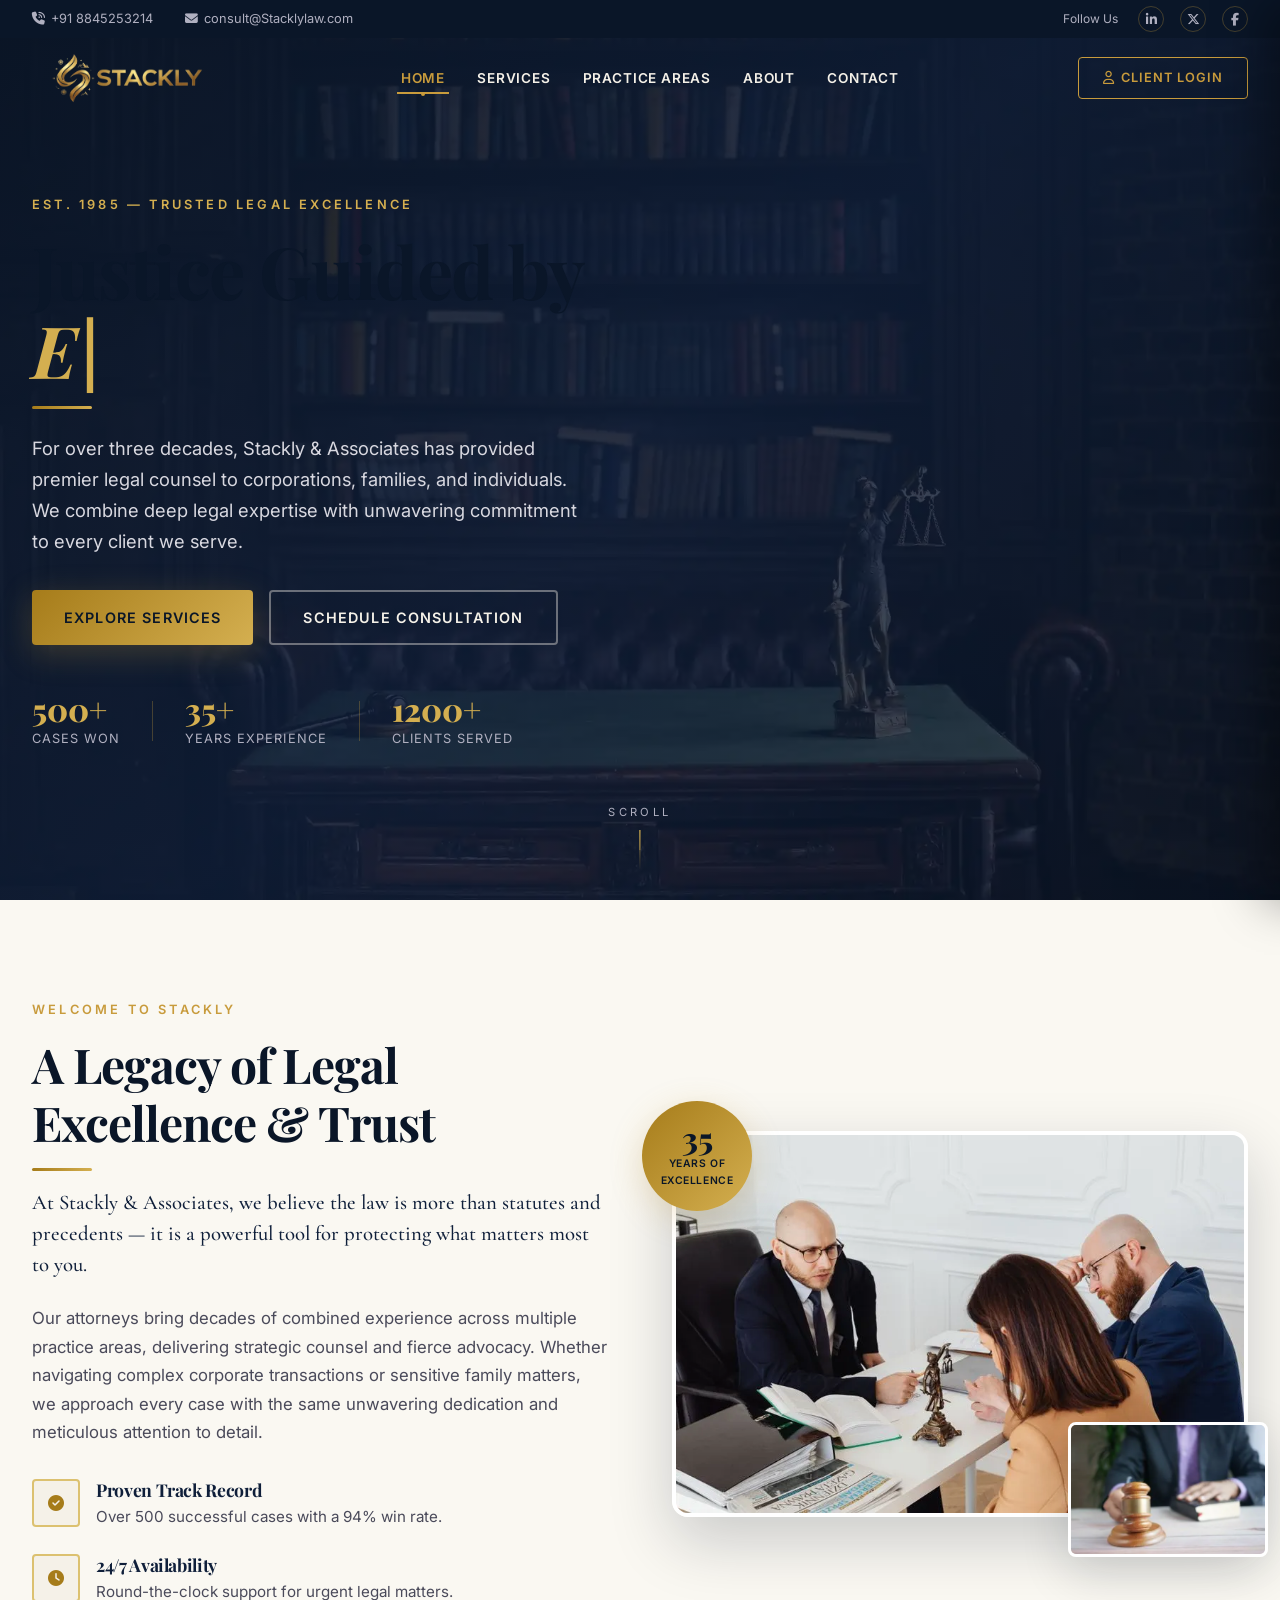
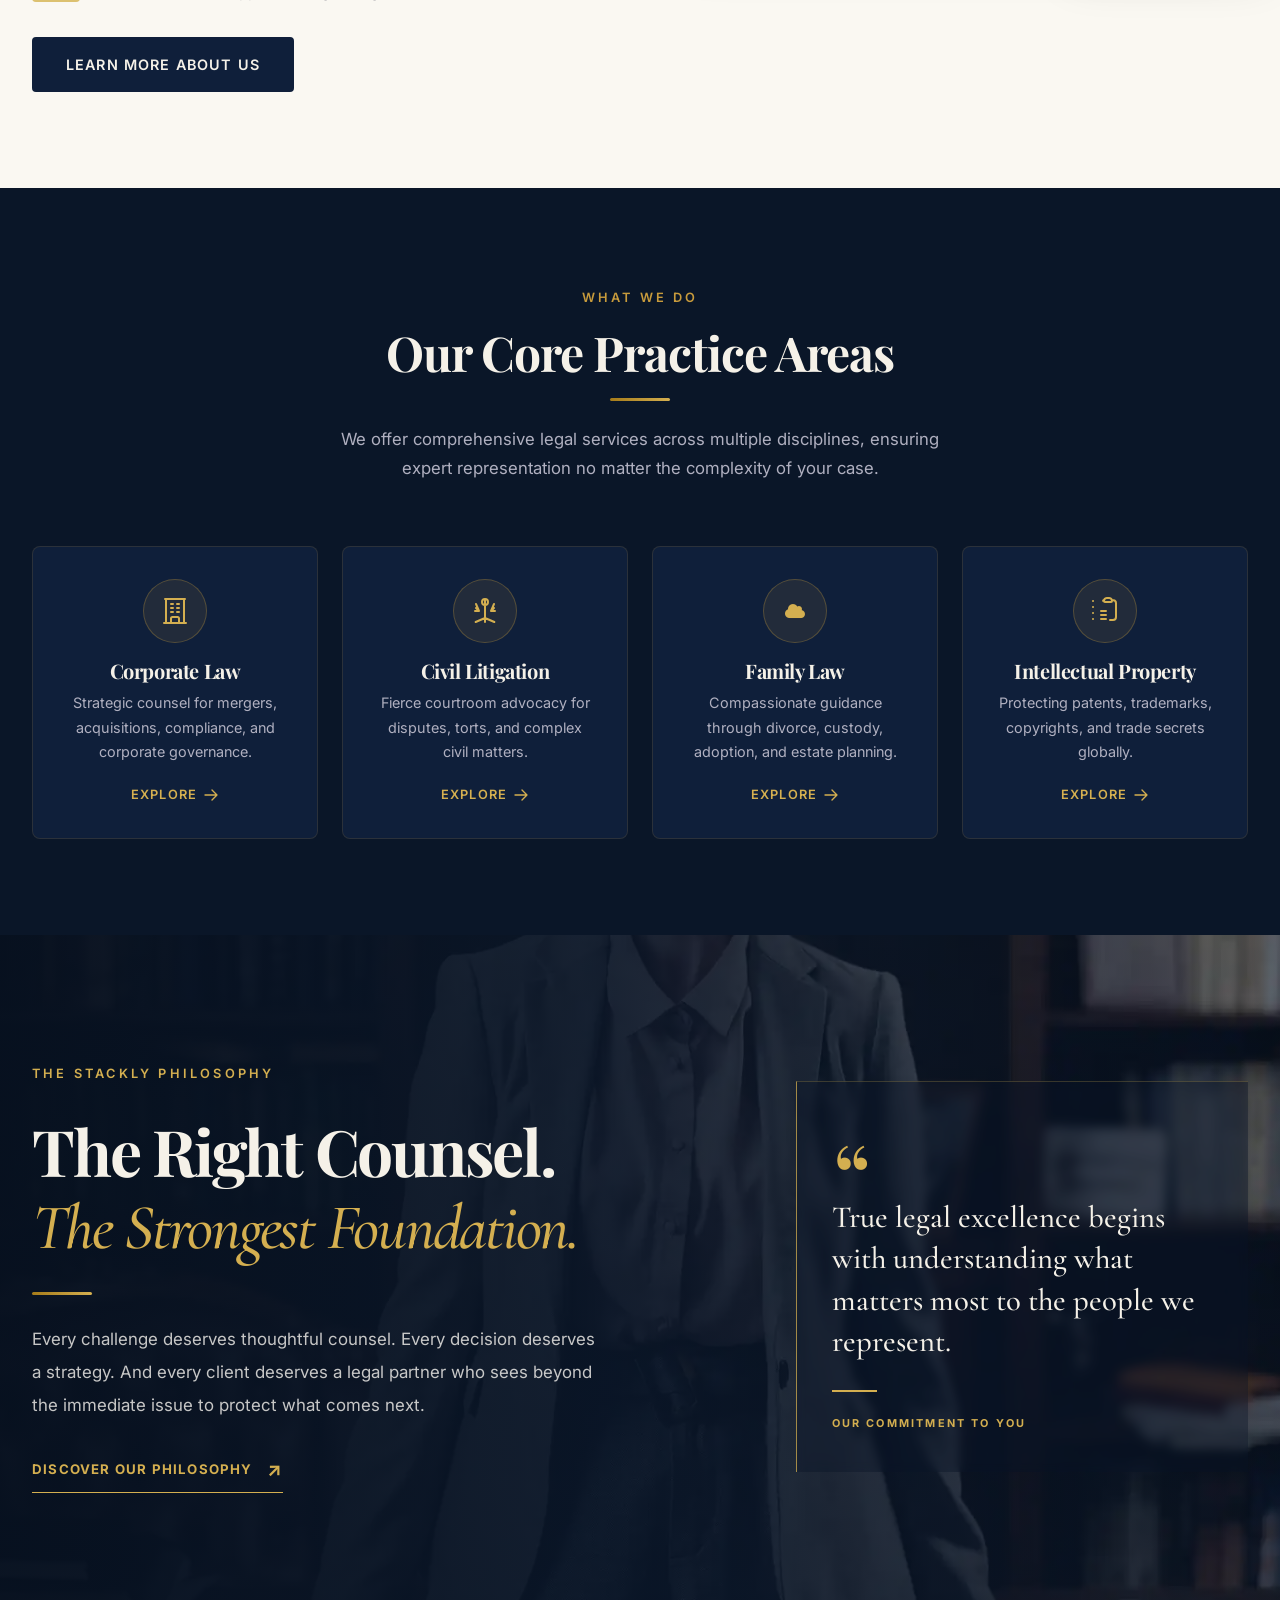
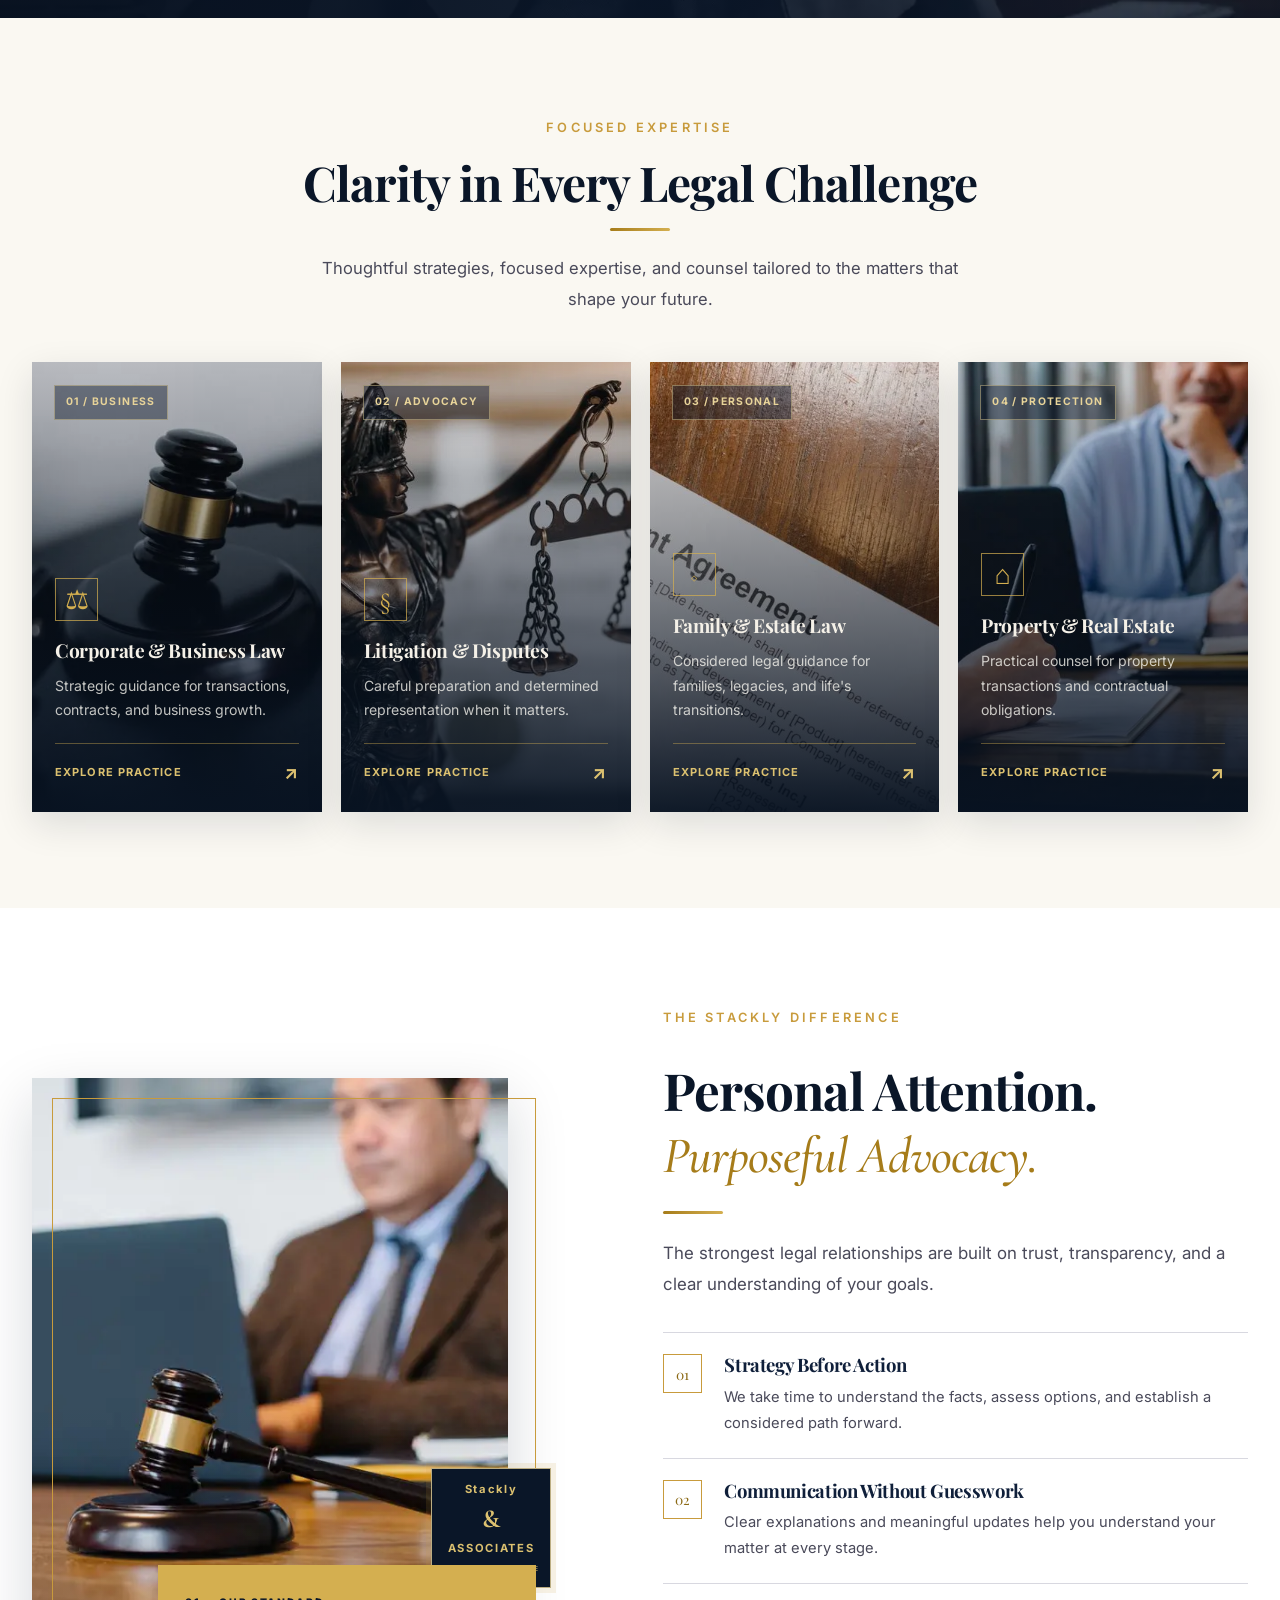
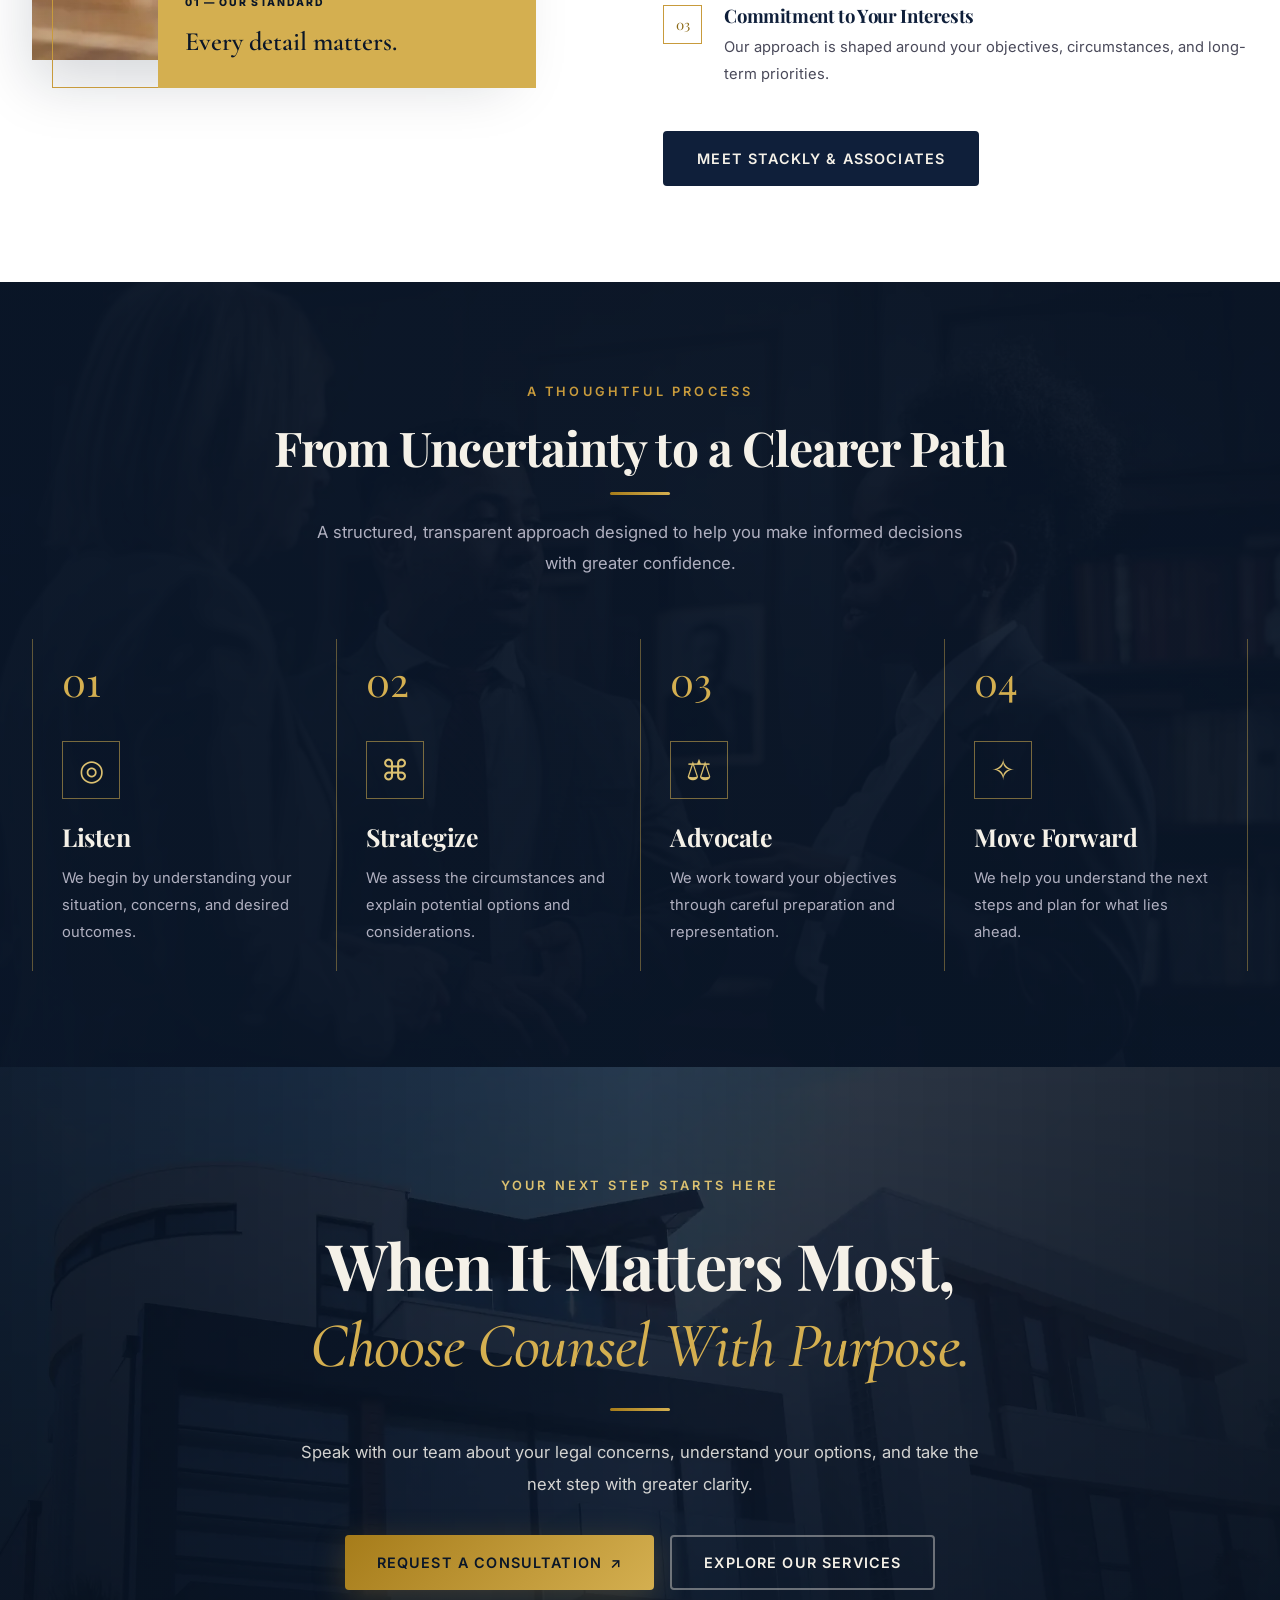
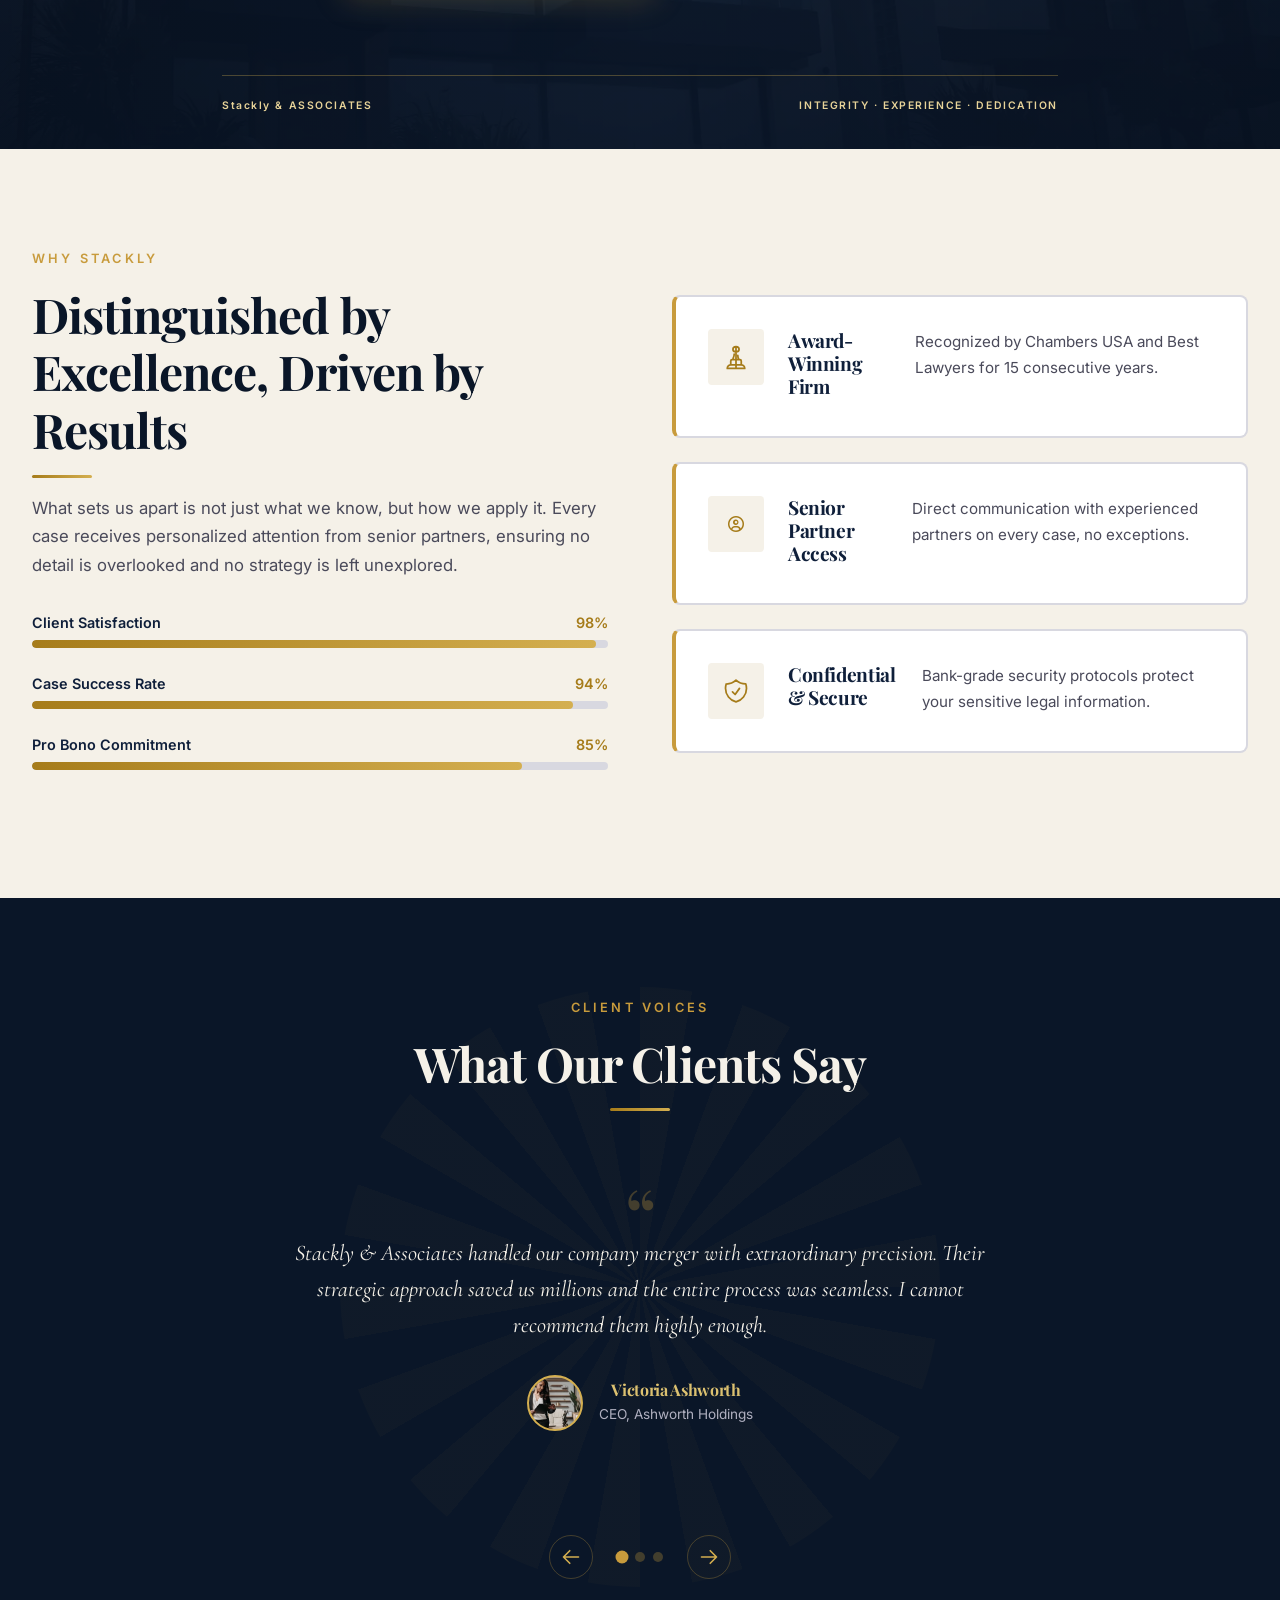
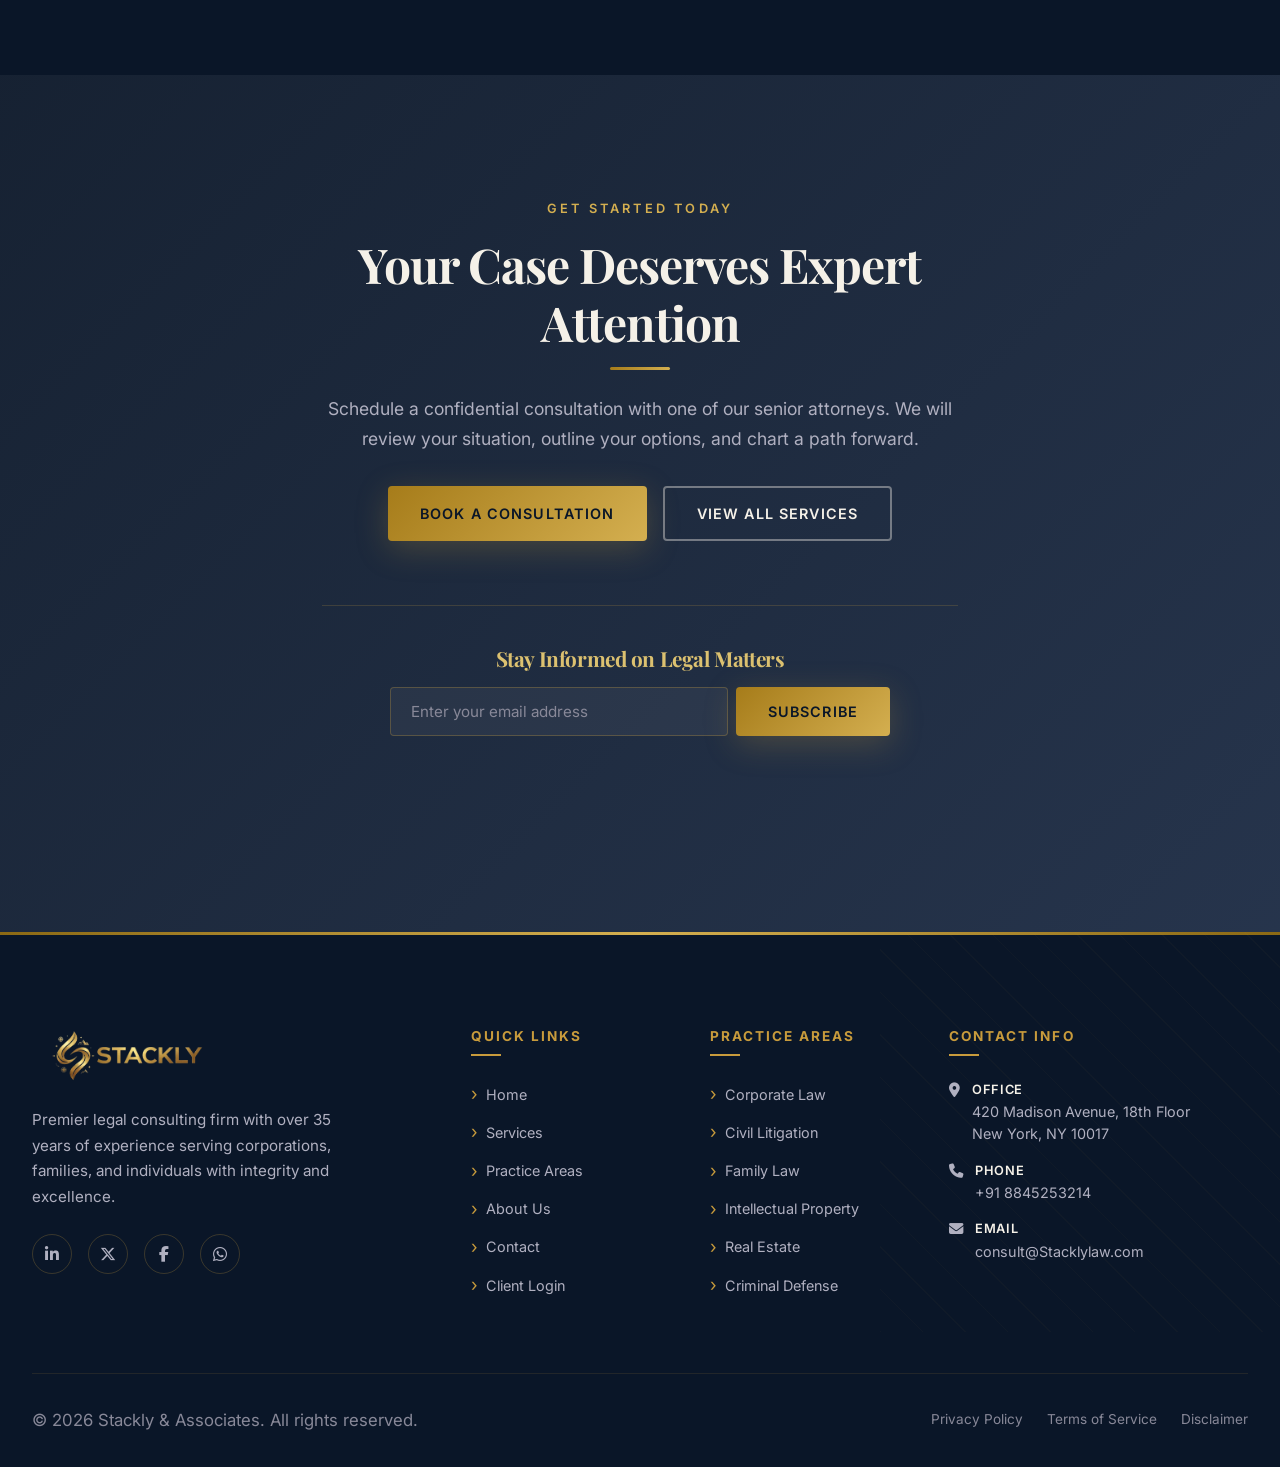
<file: index.html>
<!DOCTYPE html>
<html lang="en">
<head>
  <meta charset="UTF-8">
  <meta name="viewport" content="width=device-width, initial-scale=1.0">
  <title>Stackly & Associates — Premier Legal Consulting</title>
  <meta name="description" content="Stackly & Associates — Premier legal consulting firm offering expert counsel in corporate law, litigation, family law, and more.">
  <link rel="preconnect" href="https://fonts.googleapis.com">
  <link rel="preconnect" href="https://fonts.gstatic.com" crossorigin>
  <link rel="stylesheet"
    href="https://cdnjs.cloudflare.com/ajax/libs/font-awesome/6.5.2/css/all.min.css">
  <link href="https://fonts.googleapis.com/css2?family=Playfair+Display:wght@400;600;700;800;900&family=Inter:wght@300;400;500;600;700&family=Cormorant+Garamond:wght@400;500;600;700&display=swap" rel="stylesheet">
  <link rel="stylesheet" href="css/common.css">
  <link rel="stylesheet" href="css/home.css">
</head>

<body>

  <!-- Page Loader -->
  <div class="page-loader">
    <div class="loader-scales">
      <div class="loader-scales-bowl left"></div>
      <div class="loader-scales-bowl right"></div>
    </div>
    <div class="loader-text">Stackly</div>
  </div>

  <!-- Scroll Progress -->
  <div class="scroll-progress"></div>

  <!-- Navigation -->
  <div class="nav-wrapper">
    <!-- Top utility bar -->
    <div class="nav-bar-top">
      <div class="nav-bar-top-inner">
        <div class="nav-top-info">
          <span>
            <i class="fa-solid fa-phone-volume"></i>
            +91 8845253214
          </span>
          <span>
            <i class="fa-solid fa-envelope"></i>
            consult@Stacklylaw.com
          </span>
        </div>
        <div class="nav-top-social">
          <span style="font-size:0.75rem;color:var(--gray-300);margin-right:4px;">Follow Us</span>
          <a href="#" aria-label="LinkedIn">
            <i class="fa-brands fa-linkedin-in"></i>
          </a>

          <a href="#" aria-label="X (Twitter)">
            <i class="fa-brands fa-x-twitter"></i>
          </a>

          <a href="#" aria-label="Facebook">
            <i class="fa-brands fa-facebook-f"></i>
          </a>
        </div>
      </div>
    </div>

    <!-- Main nav -->
    <nav class="nav-main">
      <a href="index.html" class="nav-logo">
        <img src="images/logo.webp" alt="Stackly & Associates" class="nav-logo-img">
      </a>

      <ul class="nav-links">
        <li><a href="index.html" class="nav-link">Home</a></li>
        <li><a href="services.html" class="nav-link">Services</a></li>
        <li><a href="practice-areas.html" class="nav-link">Practice Areas</a></li>
        <li><a href="about.html" class="nav-link">About</a></li>
        <li><a href="contact.html" class="nav-link">Contact</a></li>
      </ul>

      <div class="nav-actions">
        <a href="login.html" class="nav-btn-login">
          <i class="fa-regular fa-user"></i>
          Client Login
        </a>
      </div>

      <button class="nav-hamburger" aria-label="Toggle menu">
        <span></span>
        <span></span>
        <span></span>
      </button>
    </nav>
  </div>

  <!-- Mobile Menu -->
  <div class="mobile-menu-overlay"></div>
  <aside class="mobile-menu">
    <div class="mobile-menu-header">
      <div class="mobile-menu-logo">STACK<span>LY</span></div>
      <button class="mobile-menu-close" aria-label="Close menu">
        <svg xmlns="http://www.w3.org/2000/svg" fill="none" viewBox="0 0 24 24" stroke-width="2" stroke="currentColor"><path stroke-linecap="round" stroke-linejoin="round" d="M6 18L18 6M6 6l12 12"/></svg>
      </button>
    </div>
    <nav class="mobile-menu-nav">
      <a href="index.html" class="mobile-menu-link">Home <span class="menu-num">01</span></a>
      <a href="services.html" class="mobile-menu-link">Services <span class="menu-num">02</span></a>
      <a href="practice-areas.html" class="mobile-menu-link">Practice Areas <span class="menu-num">03</span></a>
      <a href="about.html" class="mobile-menu-link">About <span class="menu-num">04</span></a>
      <a href="contact.html" class="mobile-menu-link">Contact <span class="menu-num">05</span></a>
    </nav>
    
    <div class="mobile-menu-footer">
      <a href="login.html" class="mobile-menu-login-btn">
        <i class="fa-regular fa-user"></i> Client Login
      </a>
    
      <div class="mobile-menu-contact">
        <p>
          <i class="fa-solid fa-phone"></i>
          <a href="tel:+918845253214">+91 8845253214</a>
        </p>

        <p>
          <i class="fa-regular fa-envelope"></i>
          <a href="mailto:consult@Stacklylaw.com">consult@Stacklylaw.com</a>
        </p>

        <p>
          <i class="fa-solid fa-location-dot"></i>
          <span>420 Madison Avenue, New York, NY</span>
        </p>
      </div>
    </div>
    
  </aside>

  <!-- ===== PAGE CONTENT ===== -->

  <!-- SECTION 1: HERO -->
  <section class="hero">
    <div class="hero-bg" style="background-image: url('images/img10.webp');"></div>
    <div class="hero-overlay"></div>
    <div class="hero-particles" id="heroParticles"></div>

    <div class="hero-content container">
      <div class="hero-text">
        <span class="eyebrow hero-eyebrow" style="color: var(--gold-400);">Est. 1985 — Trusted Legal Excellence</span>
        <h1 class="hero-title">
          Justice Guided by<br>
          <span class="hero-title-accent" data-type="Integrity|Experience|Dedication|Precision">Integrity</span>
        </h1>
        <div class="divider-gold"></div>
        <p class="hero-subtitle">
          For over three decades, Stackly &amp; Associates has provided premier legal counsel
          to corporations, families, and individuals. We combine deep legal expertise with
          unwavering commitment to every client we serve.
        </p>
        <div class="hero-actions">
          <a href="error.html" class="btn btn-gold">Explore Services</a>
          <a href="error.html" class="btn btn-outline-light">Schedule Consultation</a>
        </div>
        <div class="hero-trust">
          <div class="hero-trust-item">
            <span class="hero-trust-num" data-count="500" data-suffix="+">0</span>
            <span class="hero-trust-label">Cases Won</span>
          </div>
          <div class="hero-trust-divider"></div>
          <div class="hero-trust-item">
            <span class="hero-trust-num" data-count="35" data-suffix="+">0</span>
            <span class="hero-trust-label">Years Experience</span>
          </div>
          <div class="hero-trust-divider"></div>
          <div class="hero-trust-item">
            <span class="hero-trust-num" data-count="1200" data-suffix="+">0</span>
            <span class="hero-trust-label">Clients Served</span>
          </div>
        </div>
      </div>
    </div>

    <a href="#welcome" class="hero-scroll-indicator">
      <span>Scroll</span>
      <div class="scroll-line"></div>
    </a>
  </section>

  <!-- SECTION 2: WELCOME / INTRO -->
  <section class="section section-ivory" id="welcome">
    <div class="container">
      <div class="welcome-grid">
        <div class="welcome-left reveal-left">
          <span class="eyebrow">Welcome to Stackly</span>
          <h2>A Legacy of Legal Excellence &amp; Trust</h2>
          <div class="divider-gold"></div>
          <p class="welcome-lead">
            At Stackly &amp; Associates, we believe the law is more than statutes and precedents —
            it is a powerful tool for protecting what matters most to you.
          </p>
          <p>
            Our attorneys bring decades of combined experience across multiple practice areas,
            delivering strategic counsel and fierce advocacy. Whether navigating complex corporate
            transactions or sensitive family matters, we approach every case with the same
            unwavering dedication and meticulous attention to detail.
          </p>
          <div class="welcome-features">
            <div class="welcome-feature">
              <div class="welcome-feature-icon">
                <i class="fa-solid fa-circle-check" aria-hidden="true"></i>
              </div>
              <div>
                <h4>Proven Track Record</h4>
                <p>Over 500 successful cases with a 94% win rate.</p>
              </div>
            </div>
            <div class="welcome-feature">
              <div class="welcome-feature-icon">
                <i class="fa-solid fa-clock"></i>
              </div>
              <div>
                <h4>24/7 Availability</h4>
                <p>Round-the-clock support for urgent legal matters.</p>
              </div>
            </div>
          </div>
          <a href="error.html" class="btn btn-navy">Learn More About Us</a>
        </div>
        <div class="welcome-right reveal-right">
          <div class="welcome-image-stack">
            <img src="images/img11.webp" alt="Attorney consulting clients" class="welcome-img-main lazy-img">
            <img src="images/img12.webp" alt="Gavel and legal book" class="welcome-img-accent lazy-img">
            <div class="welcome-badge">
              <span class="welcome-badge-num">35</span>
              <span class="welcome-badge-text">Years of<br>Excellence</span>
            </div>
          </div>
        </div>
      </div>
    </div>
  </section>

  <!-- SECTION 3: PRACTICE AREAS PREVIEW -->
  <section class="section section-dark">
    <div class="container">
      <div class="section-header text-center reveal">
        <span class="eyebrow">What We Do</span>
        <h2>Our Core Practice Areas</h2>
        <div class="divider-gold center"></div>
        <p class="section-header-desc">
          We offer comprehensive legal services across multiple disciplines, ensuring
          expert representation no matter the complexity of your case.
        </p>
      </div>

      <div class="practice-preview-grid reveal-stagger">
        <div class="practice-preview-card">
          <div class="practice-preview-icon">
            <svg xmlns="http://www.w3.org/2000/svg" fill="none" viewBox="0 0 24 24" stroke-width="1.5" stroke="currentColor"><path stroke-linecap="round" stroke-linejoin="round" d="M3.75 21h16.5M4.5 3h15M5.25 3v18m13.5-18v18M9 6.75h1.5m-1.5 3h1.5m-1.5 3h1.5m3-6H15m-1.5 3H15m-1.5 3H15M9 21v-3.375c0-.621.504-1.125 1.125-1.125h3.75c.621 0 1.125.504 1.125 1.125V21"/></svg>
          </div>
          <h3>Corporate Law</h3>
          <p>Strategic counsel for mergers, acquisitions, compliance, and corporate governance.</p>
          <a href="error.html" class="practice-preview-link">Explore <svg xmlns="http://www.w3.org/2000/svg" fill="none" viewBox="0 0 24 24" stroke-width="2" stroke="currentColor" style="width:16px;height:16px;"><path stroke-linecap="round" stroke-linejoin="round" d="M13.5 4.5L21 12m0 0l-7.5 7.5M21 12H3"/></svg></a>
        </div>
        <div class="practice-preview-card">
          <div class="practice-preview-icon">
            <svg xmlns="http://www.w3.org/2000/svg" fill="none" viewBox="0 0 24 24" stroke-width="1.5" stroke="currentColor"><path stroke-linecap="round" stroke-linejoin="round" d="M12 3v17.25M12 3c-1.5 0-2.25 1-2.25 2.25S10.5 7.5 12 7.5M12 3c1.5 0 2.25 1 2.25 2.25S13.5 7.5 12 7.5M12 7.5v2.25M5.25 6.75L7.5 12M7.5 12L5.25 9.75M7.5 12H4.5M18.75 6.75L16.5 12M16.5 12l2.25-2.25M16.5 12h3M12 17.25L5 20.25M12 17.25l7 3"/></svg>
          </div>
          <h3>Civil Litigation</h3>
          <p>Fierce courtroom advocacy for disputes, torts, and complex civil matters.</p>
          <a href="error.html" class="practice-preview-link">Explore <svg xmlns="http://www.w3.org/2000/svg" fill="none" viewBox="0 0 24 24" stroke-width="2" stroke="currentColor" style="width:16px;height:16px;"><path stroke-linecap="round" stroke-linejoin="round" d="M13.5 4.5L21 12m0 0l-7.5 7.5M21 12H3"/></svg></a>
        </div>
        <div class="practice-preview-card">
          <div class="practice-preview-icon">
            <i class="fa-solid fa-cloud" aria-hidden="true"></i>
            <path stroke-linecap="round" stroke-linejoin="round" d="M6 12.75l3.75 3.75M6 15h6M18.75 4.5l-3 3M15 6.75l1.5-1.5" style="display:none;"/>
          </div>
          <h3>Family Law</h3>
          <p>Compassionate guidance through divorce, custody, adoption, and estate planning.</p>
          <a href="error.html" class="practice-preview-link">Explore <svg xmlns="http://www.w3.org/2000/svg" fill="none" viewBox="0 0 24 24" stroke-width="2" stroke="currentColor" style="width:16px;height:16px;"><path stroke-linecap="round" stroke-linejoin="round" d="M13.5 4.5L21 12m0 0l-7.5 7.5M21 12H3"/></svg></a>
        </div>
        <div class="practice-preview-card">
          <div class="practice-preview-icon">
            <svg xmlns="http://www.w3.org/2000/svg" fill="none" viewBox="0 0 24 24" stroke-width="1.5" stroke="currentColor"><path stroke-linecap="round" stroke-linejoin="round" d="M9 12h3.75M9 15h3.75M9 18h3.75m3 .75H18a2.25 2.25 0 002.25-2.25V6.108c0-1.135-.845-2.098-1.976-2.192a48.424 48.424 0 00-1.123-.08m-5.801 0c-.065.21-.1.433-.1.664 0 .414.336.75.75.75h4.5a.75.75 0 00.75-.75 2.25 2.25 0 00-.1-.664m-5.8 0A2.251 2.251 0 0113.5 2.25H15c1.012 0 1.867.668 2.15 1.586m-5.8 0c-.376.023-.68.227-.815.525M3 4.5h.015M3 9h.015M3 13.5h.015M3 18h.015"/></svg>
          </div>
          <h3>Intellectual Property</h3>
          <p>Protecting patents, trademarks, copyrights, and trade secrets globally.</p>
          <a href="error.html" class="practice-preview-link">Explore <svg xmlns="http://www.w3.org/2000/svg" fill="none" viewBox="0 0 24 24" stroke-width="2" stroke="currentColor" style="width:16px;height:16px;"><path stroke-linecap="round" stroke-linejoin="round" d="M13.5 4.5L21 12m0 0l-7.5 7.5M21 12H3"/></svg></a>
        </div>
      </div>
    </div>
  </section>


<!-- PREMIUM SECTION 1: OUR PHILOSOPHY -->
<section class="lx-philosophy">
  <div class="lx-philosophy-bg"></div>
  <div class="lx-philosophy-overlay"></div>

  <div class="container lx-philosophy-inner">
    <div class="lx-philosophy-content reveal-left">
      <span class="eyebrow">The Stackly Philosophy</span>

      <h2>
        The Right Counsel.<br>
        <span>The Strongest Foundation.</span>
      </h2>

      <div class="divider-gold"></div>

      <p>
        Every challenge deserves thoughtful counsel. Every decision
        deserves a strategy. And every client deserves a legal partner
        who sees beyond the immediate issue to protect what comes next.
      </p>

      <a href="error.html" class="lx-text-link">
        Discover Our Philosophy <span>↗</span>
      </a>
    </div>

    <div class="lx-philosophy-note reveal-right">
      <span class="lx-note-mark">“</span>
      <p>
        True legal excellence begins with understanding
        what matters most to the people we represent.
      </p>
      <span class="lx-note-line"></span>
      <small>OUR COMMITMENT TO YOU</small>
    </div>
  </div>
</section>


<!-- PREMIUM SECTION 2: PRACTICE AREAS -->
<section class="section lx-practice-showcase">
  <div class="container">
    <header class="section-header text-center reveal">
      <span class="eyebrow">Focused Expertise</span>
      <h2>Clarity in Every Legal Challenge</h2>
      <div class="divider-gold center"></div>
      <p class="lx-section-desc">
        Thoughtful strategies, focused expertise, and counsel
        tailored to the matters that shape your future.
      </p>
    </header>

    <div class="lx-practice-grid">

      <a href="error.html" class="lx-practice-card reveal">
        <div class="lx-practice-image"
          style="background-image:url('images/img13.webp')">
        </div>
        <div class="lx-practice-shade"></div>
        <span class="lx-practice-number">01 / BUSINESS</span>
        <div class="lx-practice-info">
          <span class="lx-practice-icon">⚖</span>
          <h3>Corporate &amp; Business Law</h3>
          <p>Strategic guidance for transactions, contracts, and business growth.</p>
          <span class="lx-practice-link">Explore Practice <b>↗</b></span>
        </div>
      </a>

      <a href="practice-areas.html" class="lx-practice-card reveal">
        <div class="lx-practice-image"
          style="background-image:url('images/img14.webp')">
        </div>
        <div class="lx-practice-shade"></div>
        <span class="lx-practice-number">02 / ADVOCACY</span>
        <div class="lx-practice-info">
          <span class="lx-practice-icon">§</span>
          <h3>Litigation &amp; Disputes</h3>
          <p>Careful preparation and determined representation when it matters.</p>
          <span class="lx-practice-link">Explore Practice <b>↗</b></span>
        </div>
      </a>

      <a href="practice-areas.html" class="lx-practice-card reveal">
        <div class="lx-practice-image"
          style="background-image:url('images/img15.webp')">
        </div>
        <div class="lx-practice-shade"></div>
        <span class="lx-practice-number">03 / PERSONAL</span>
        <div class="lx-practice-info">
          <span class="lx-practice-icon">◇</span>
          <h3>Family &amp; Estate Law</h3>
          <p>Considered legal guidance for families, legacies, and life's transitions.</p>
          <span class="lx-practice-link">Explore Practice <b>↗</b></span>
        </div>
      </a>

      <a href="practice-areas.html" class="lx-practice-card reveal">
        <div class="lx-practice-image"
          style="background-image:url('images/img16.webp')">
        </div>
        <div class="lx-practice-shade"></div>
        <span class="lx-practice-number">04 / PROTECTION</span>
        <div class="lx-practice-info">
          <span class="lx-practice-icon">⌂</span>
          <h3>Property &amp; Real Estate</h3>
          <p>Practical counsel for property transactions and contractual obligations.</p>
          <span class="lx-practice-link">Explore Practice <b>↗</b></span>
        </div>
      </a>

    </div>
  </div>
</section>


<!-- PREMIUM SECTION 3: OUR DIFFERENCE -->
<section class="section lx-difference">
  <div class="container lx-difference-grid">

    <div class="lx-difference-visual reveal-left">
      <div class="lx-difference-photo"></div>
      <div class="lx-difference-frame"></div>

      <div class="lx-difference-stamp">
        <span>Stackly</span>
        <b>&amp;</b>
        <span>ASSOCIATES</span>
        <i>COUNSEL WITH PURPOSE</i>
      </div>

      <div class="lx-difference-caption">
        <span>01 — OUR STANDARD</span>
        <p>Every detail matters.</p>
      </div>
    </div>

    <div class="lx-difference-copy reveal-right">
      <span class="eyebrow">The Stackly Difference</span>
      <h2>Personal Attention.<br><em>Purposeful Advocacy.</em></h2>
      <div class="divider-gold"></div>

      <p class="lx-difference-lead">
        The strongest legal relationships are built on trust,
        transparency, and a clear understanding of your goals.
      </p>

      <div class="lx-difference-item">
        <span>01</span>
        <div>
          <h3>Strategy Before Action</h3>
          <p>We take time to understand the facts, assess options, and establish a considered path forward.</p>
        </div>
      </div>

      <div class="lx-difference-item">
        <span>02</span>
        <div>
          <h3>Communication Without Guesswork</h3>
          <p>Clear explanations and meaningful updates help you understand your matter at every stage.</p>
        </div>
      </div>

      <div class="lx-difference-item">
        <span>03</span>
        <div>
          <h3>Commitment to Your Interests</h3>
          <p>Our approach is shaped around your objectives, circumstances, and long-term priorities.</p>
        </div>
      </div>

      <a href="error.html" class="btn btn-navy">Meet Stackly &amp; Associates</a>
    </div>

  </div>
</section>


<!-- PREMIUM SECTION 4: OUR APPROACH -->
<section class="lx-approach">
  <div class="lx-approach-bg"></div>
  <div class="lx-approach-overlay"></div>

  <div class="container lx-approach-inner">
    <header class="section-header text-center reveal">
      <span class="eyebrow">A Thoughtful Process</span>
      <h2>From Uncertainty to a Clearer Path</h2>
      <div class="divider-gold center"></div>
      <p class="lx-section-desc">
        A structured, transparent approach designed to help you
        make informed decisions with greater confidence.
      </p>
    </header>

    <div class="lx-steps">
      <article class="lx-step reveal">
        <span class="lx-step-number">01</span>
        <div class="lx-step-symbol">◎</div>
        <h3>Listen</h3>
        <p>We begin by understanding your situation, concerns, and desired outcomes.</p>
      </article>

      <article class="lx-step reveal">
        <span class="lx-step-number">02</span>
        <div class="lx-step-symbol">⌘</div>
        <h3>Strategize</h3>
        <p>We assess the circumstances and explain potential options and considerations.</p>
      </article>

      <article class="lx-step reveal">
        <span class="lx-step-number">03</span>
        <div class="lx-step-symbol">⚖</div>
        <h3>Advocate</h3>
        <p>We work toward your objectives through careful preparation and representation.</p>
      </article>

      <article class="lx-step reveal">
        <span class="lx-step-number">04</span>
        <div class="lx-step-symbol">✧</div>
        <h3>Move Forward</h3>
        <p>We help you understand the next steps and plan for what lies ahead.</p>
      </article>
    </div>
  </div>
</section>


<!-- PREMIUM SECTION 5: CONSULTATION CTA -->
<section class="lx-final-cta">
  <div class="lx-final-cta-bg"></div>
  <div class="lx-final-cta-overlay"></div>

  <div class="container lx-final-cta-content reveal">
    <span class="eyebrow">Your Next Step Starts Here</span>
    <h2>When It Matters Most,<br><em>Choose Counsel With Purpose.</em></h2>
    <div class="divider-gold center"></div>
    <p>
      Speak with our team about your legal concerns, understand your options,
      and take the next step with greater clarity.
    </p>

    <div class="lx-final-cta-actions">
      <a href="error.html" class="btn btn-gold">Request a Consultation <span>↗</span></a>
      <a href="error.html" class="btn btn-outline-light">Explore Our Services</a>
    </div>

    <div class="lx-final-cta-foot">
      <span>Stackly &amp; ASSOCIATES</span>
      <span>INTEGRITY · EXPERIENCE · DEDICATION</span>
    </div>
  </div>
</section>


  <!-- SECTION 4: WHY CHOOSE US -->
  <section class="section section-cream">
    <div class="container">
      <div class="why-grid">
        <div class="why-left reveal-left">
          <span class="eyebrow">Why Stackly</span>
          <h2>Distinguished by Excellence, Driven by Results</h2>
          <div class="divider-gold"></div>
          <p>
            What sets us apart is not just what we know, but how we apply it. Every case
            receives personalized attention from senior partners, ensuring no detail is
            overlooked and no strategy is left unexplored.
          </p>

          <div class="why-progress-list">
            <div class="why-progress-item">
              <div class="why-progress-top">
                <span>Client Satisfaction</span>
                <span>98%</span>
              </div>
              <div class="why-progress-bar"><div class="why-progress-fill" style="--w: 98%"></div></div>
            </div>
            <div class="why-progress-item">
              <div class="why-progress-top">
                <span>Case Success Rate</span>
                <span>94%</span>
              </div>
              <div class="why-progress-bar"><div class="why-progress-fill" style="--w: 94%"></div></div>
            </div>
            <div class="why-progress-item">
              <div class="why-progress-top">
                <span>Pro Bono Commitment</span>
                <span>85%</span>
              </div>
              <div class="why-progress-bar"><div class="why-progress-fill" style="--w: 85%"></div></div>
            </div>
          </div>
        </div>

        <div class="why-right reveal-right">
          <div class="why-card">
            <div class="why-card-icon">
              <svg xmlns="http://www.w3.org/2000/svg" fill="none" viewBox="0 0 24 24" stroke-width="1.5" stroke="currentColor"><path stroke-linecap="round" stroke-linejoin="round" d="M16.5 18.75h-9m9 0a3 3 0 013 3h-15a3 3 0 013-3m9 0v-3.375c0-.621-.503-1.125-1.125-1.125h-.871M7.5 18.75v-3.375c0-.621.504-1.125 1.125-1.125h.872m5.007 0H9.497m5.007 0a7.454 7.454 0 01-.982-3.674M9.497 13.125a7.454 7.454 0 00.981-3.674M12 3v18.75m0-18.75c-1.5 0-2.625 1-2.625 2.25S10.5 7.5 12 7.5m0-4.5c1.5 0 2.625 1 2.625 2.25S13.5 7.5 12 7.5"/></svg>
            </div>
            <h3>Award-Winning Firm</h3>
            <p>Recognized by Chambers USA and Best Lawyers for 15 consecutive years.</p>
          </div>
          <div class="why-card">
            <div class="why-card-icon">
              <i class="fa-regular fa-circle-user" aria-hidden="true"></i>
            </div>
            <h3>Senior Partner Access</h3>
            <p>Direct communication with experienced partners on every case, no exceptions.</p>
          </div>
          <div class="why-card">
            <div class="why-card-icon">
              <svg xmlns="http://www.w3.org/2000/svg" fill="none" viewBox="0 0 24 24" stroke-width="1.5" stroke="currentColor"><path stroke-linecap="round" stroke-linejoin="round" d="M9 12.75L11.25 15 15 9.75m-3-7.036A11.959 11.959 0 013.598 6 11.99 11.99 0 003 9.749c0 5.592 3.824 10.29 9 11.623 5.176-1.332 9-6.03 9-11.622 0-1.31-.21-2.571-.598-3.751h-.152c-3.196 0-6.1-1.248-8.25-3.285z"/></svg>
            </div>
            <h3>Confidential &amp; Secure</h3>
            <p>Bank-grade security protocols protect your sensitive legal information.</p>
          </div>
        </div>
      </div>
    </div>
  </section>

  <!-- SECTION 5: TESTIMONIALS -->
  <section class="section section-dark testimonials-section">
    <div class="testimonials-bg-pattern"></div>
    <div class="container">
      <div class="section-header text-center reveal">
        <span class="eyebrow">Client Voices</span>
        <h2>What Our Clients Say</h2>
        <div class="divider-gold center"></div>
      </div>

      <div class="testimonials-slider reveal" id="testimonialsSlider">
        <div class="testimonial-card active" data-index="0">
          <div class="testimonial-quote-mark">&ldquo;</div>
          <p class="testimonial-text">
            Stackly &amp; Associates handled our company merger with extraordinary precision.
            Their strategic approach saved us millions and the entire process was seamless.
            I cannot recommend them highly enough.
          </p>
          <div class="testimonial-author">
            <div class="testimonial-avatar" style="background-image: url('images/img5.webp');"></div>
            <div>
              <h4>Victoria Ashworth</h4>
              <span>CEO, Ashworth Holdings</span>
            </div>
          </div>
        </div>
        <div class="testimonial-card" data-index="1">
          <div class="testimonial-quote-mark">&ldquo;</div>
          <p class="testimonial-text">
            During the most difficult period of my life, the family law team at Stackly
            was both my legal shield and my emotional anchor. They fought for my children
            and won. Forever grateful.
          </p>
          <div class="testimonial-author">
            <div class="testimonial-avatar" style="background-image: url('images/img17.webp');"></div>
            <div>
              <h4>Marcus Delaney</h4>
              <span>Family Law Client</span>
            </div>
          </div>
        </div>
        <div class="testimonial-card" data-index="2">
          <div class="testimonial-quote-mark">&ldquo;</div>
          <p class="testimonial-text">
            Their intellectual property team secured three patents for our startup in
            record time. The level of detail and global perspective they brought was
            unmatched. True professionals.
          </p>
          <div class="testimonial-author">
            <div class="testimonial-avatar" style="background-image: url('images/img18.webp');"></div>
            <div>
              <h4>David Chen</h4>
              <span>Founder, TechNova Inc.</span>
            </div>
          </div>
        </div>
      </div>

      <div class="testimonials-controls">
        <button class="testimonials-prev" id="testPrev" aria-label="Previous testimonial">
          <svg xmlns="http://www.w3.org/2000/svg" fill="none" viewBox="0 0 24 24" stroke-width="2" stroke="currentColor"><path stroke-linecap="round" stroke-linejoin="round" d="M10.5 19.5L3 12m0 0l7.5-7.5M3 12h18"/></svg>
        </button>
        <div class="testimonials-dots" id="testDots"></div>
        <button class="testimonials-next" id="testNext" aria-label="Next testimonial">
          <svg xmlns="http://www.w3.org/2000/svg" fill="none" viewBox="0 0 24 24" stroke-width="2" stroke="currentColor"><path stroke-linecap="round" stroke-linejoin="round" d="M13.5 4.5L21 12m0 0l-7.5 7.5M21 12H3"/></svg>
        </button>
      </div>
    </div>
  </section>

  <!-- SECTION 6: CTA + NEWSLETTER -->
  <section class="section cta-section">
    <div class="cta-bg" style="background-image: url('images/img8.webp');"></div>
    <div class="cta-overlay"></div>
    <div class="container cta-content reveal-scale">
      <span class="eyebrow" style="color: var(--gold-400);">Get Started Today</span>
      <h2>Your Case Deserves Expert Attention</h2>
      <div class="divider-gold center"></div>
      <p>
        Schedule a confidential consultation with one of our senior attorneys.
        We will review your situation, outline your options, and chart a path forward.
      </p>
      <div class="cta-actions">
        <a href="error.html" class="btn btn-gold">Book a Consultation</a>
        <a href="error.html" class="btn btn-outline-light">View All Services</a>
      </div>

      <div class="cta-newsletter">
        <h4>Stay Informed on Legal Matters</h4>
        <form class="newsletter-form" id="newsletterForm">
          <input type="email" placeholder="Enter your email address" required>
          <button type="submit" class="btn btn-gold">Subscribe</button>
        </form>
        <p class="newsletter-msg" id="newsletterMsg"></p>
      </div>
    </div>
  </section>

  <!-- ===== FOOTER ===== -->
  <footer class="footer">
    <div class="footer-pattern"></div>
    <div class="container">
      <div class="footer-grid">
        <div class="footer-brand">
          <a href="index.html" class="nav-logo">
            <img src="images/logo.webp" alt="Stackly & Associates" class="nav-logo-img">
          </a>
          <p>Premier legal consulting firm with over 35 years of experience serving corporations, families, and individuals with integrity and excellence.</p>
          <div class="footer-social">
            <a href="#" aria-label="LinkedIn">
              <i class="fa-brands fa-linkedin-in" aria-hidden="true"></i>
            </a>
            
            <a href="#" aria-label="Twitter">
              <i class="fa-brands fa-x-twitter" aria-hidden="true"></i>
            </a>
            
            <a href="#" aria-label="Facebook">
              <i class="fa-brands fa-facebook-f" aria-hidden="true"></i>
            </a>

            <a href="#" aria-label="Facebook">
              <i class="fa-brands fa-whatsapp" aria-hidden="true"></i>
            </a>
          </div>
        </div>
        <div class="footer-col">
          <h4>Quick Links</h4>
          <ul class="footer-links"><li><a href="index.html">Home</a></li><li><a href="services.html">Services</a></li><li><a href="practice-areas.html">Practice Areas</a></li><li><a href="about.html">About Us</a></li><li><a href="contact.html">Contact</a></li><li><a href="login.html">Client Login</a></li></ul>
        </div>
        <div class="footer-col">
          <h4>Practice Areas</h4>
          <ul class="footer-links"><li><a href="practice-areas.html">Corporate Law</a></li><li><a href="practice-areas.html">Civil Litigation</a></li><li><a href="practice-areas.html">Family Law</a></li><li><a href="practice-areas.html">Intellectual Property</a></li><li><a href="practice-areas.html">Real Estate</a></li><li><a href="practice-areas.html">Criminal Defense</a></li></ul>
        </div>
        <div class="footer-col">
          <h4>Contact Info</h4>
          <!-- Office -->
           <div class="footer-contact-item">
             <i class="fa-solid fa-location-dot"></i>
             <span>
               <strong>Office</strong>
               420 Madison Avenue, 18th Floor<br>
               New York, NY 10017
             </span>
           </div>
           
           <!-- Phone -->
           <div class="footer-contact-item">
             <i class="fa-solid fa-phone"></i>
             <span>

               <strong>Phone</strong>
               +91 8845253214
             </span>
           </div>
           
           <!-- Email -->
           <div class="footer-contact-item">
             <i class="fa-solid fa-envelope"></i>
             <span>
               <strong>Email</strong>
               consult@Stacklylaw.com
             </span>
           </div>
        </div>
      </div>
      <div class="footer-bottom"><p>&copy; 2026 Stackly &amp; Associates. All rights reserved.</p><div class="footer-bottom-links"><a href="#">Privacy Policy</a><a href="#">Terms of Service</a><a href="#">Disclaimer</a></div></div>
    </div>
  </footer>

  <!-- Back to Top -->
  <button class="back-to-top" aria-label="Back to top">
    <i class="fa-solid fa-chevron-up" aria-hidden="true"></i>
  </button>

  <script src="js/common.js"></script>
  <script src="js/home.js"></script>
</body>
</html>
</file>
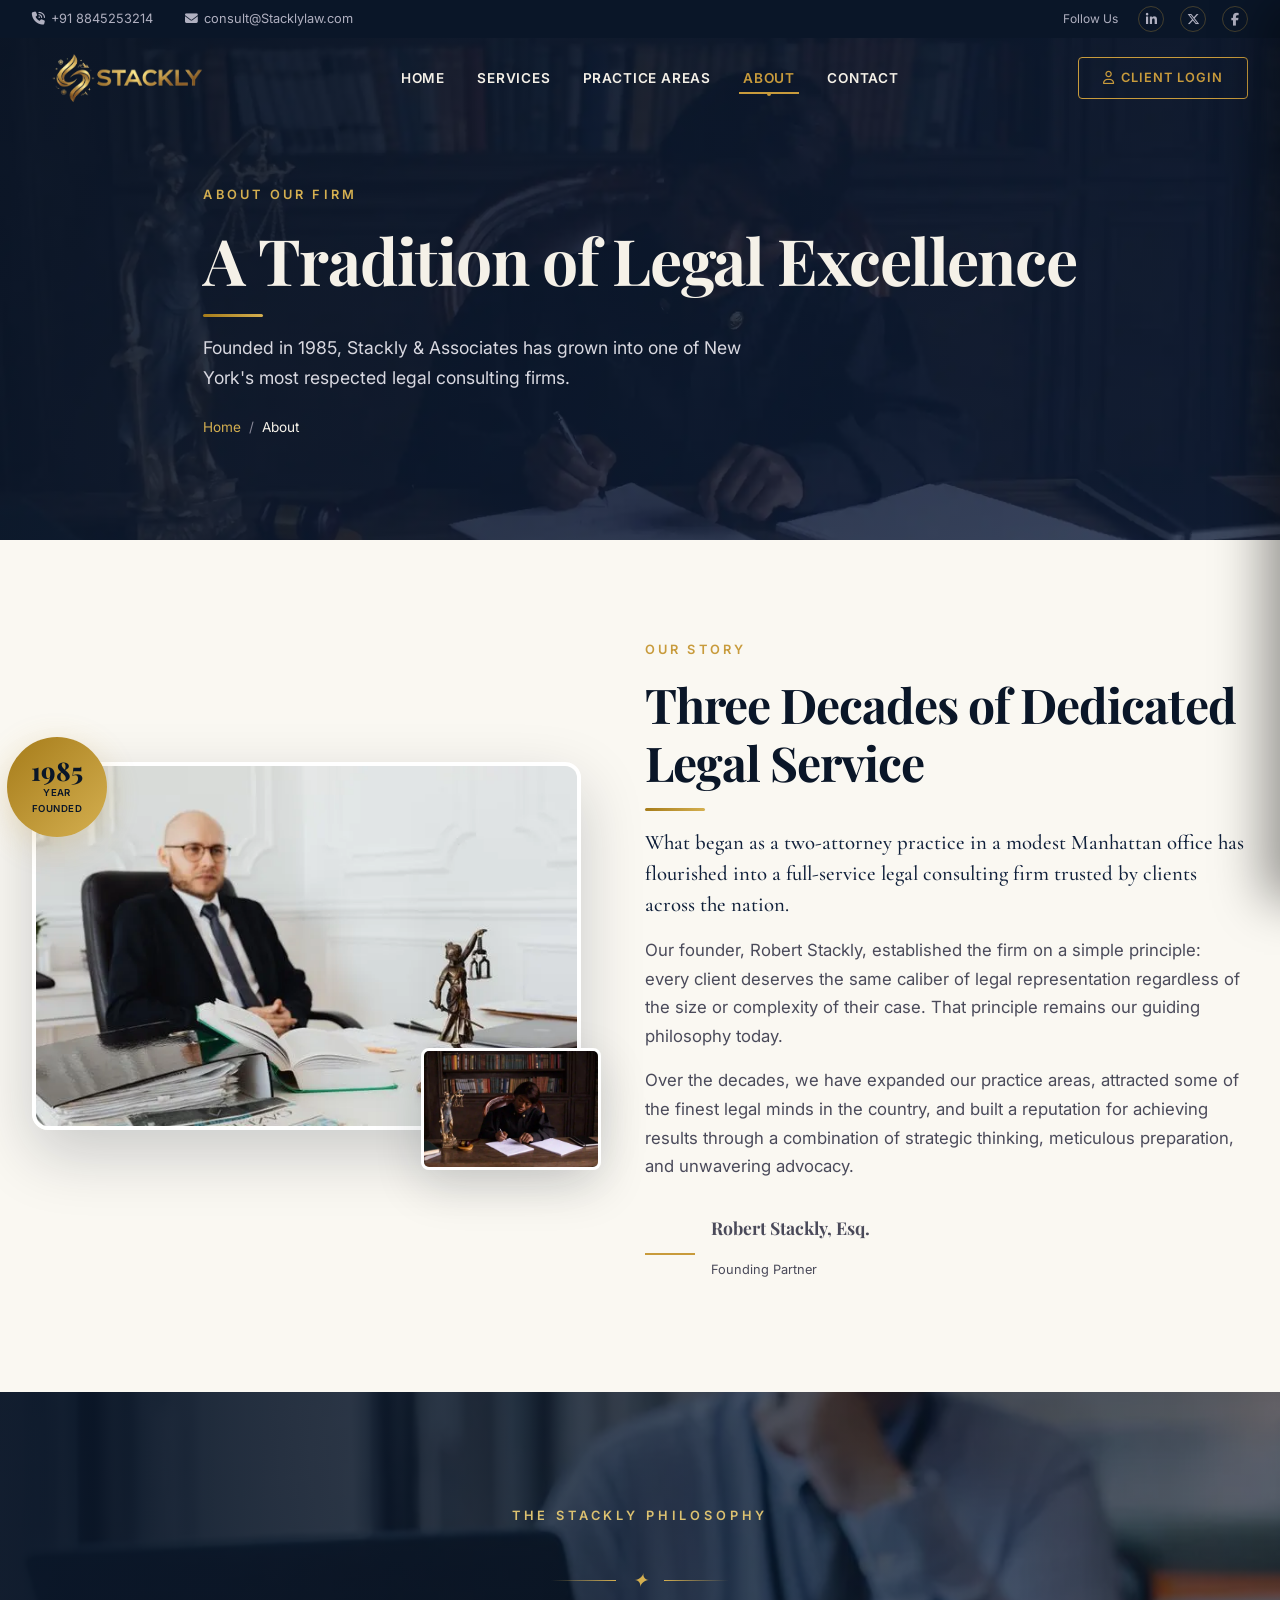
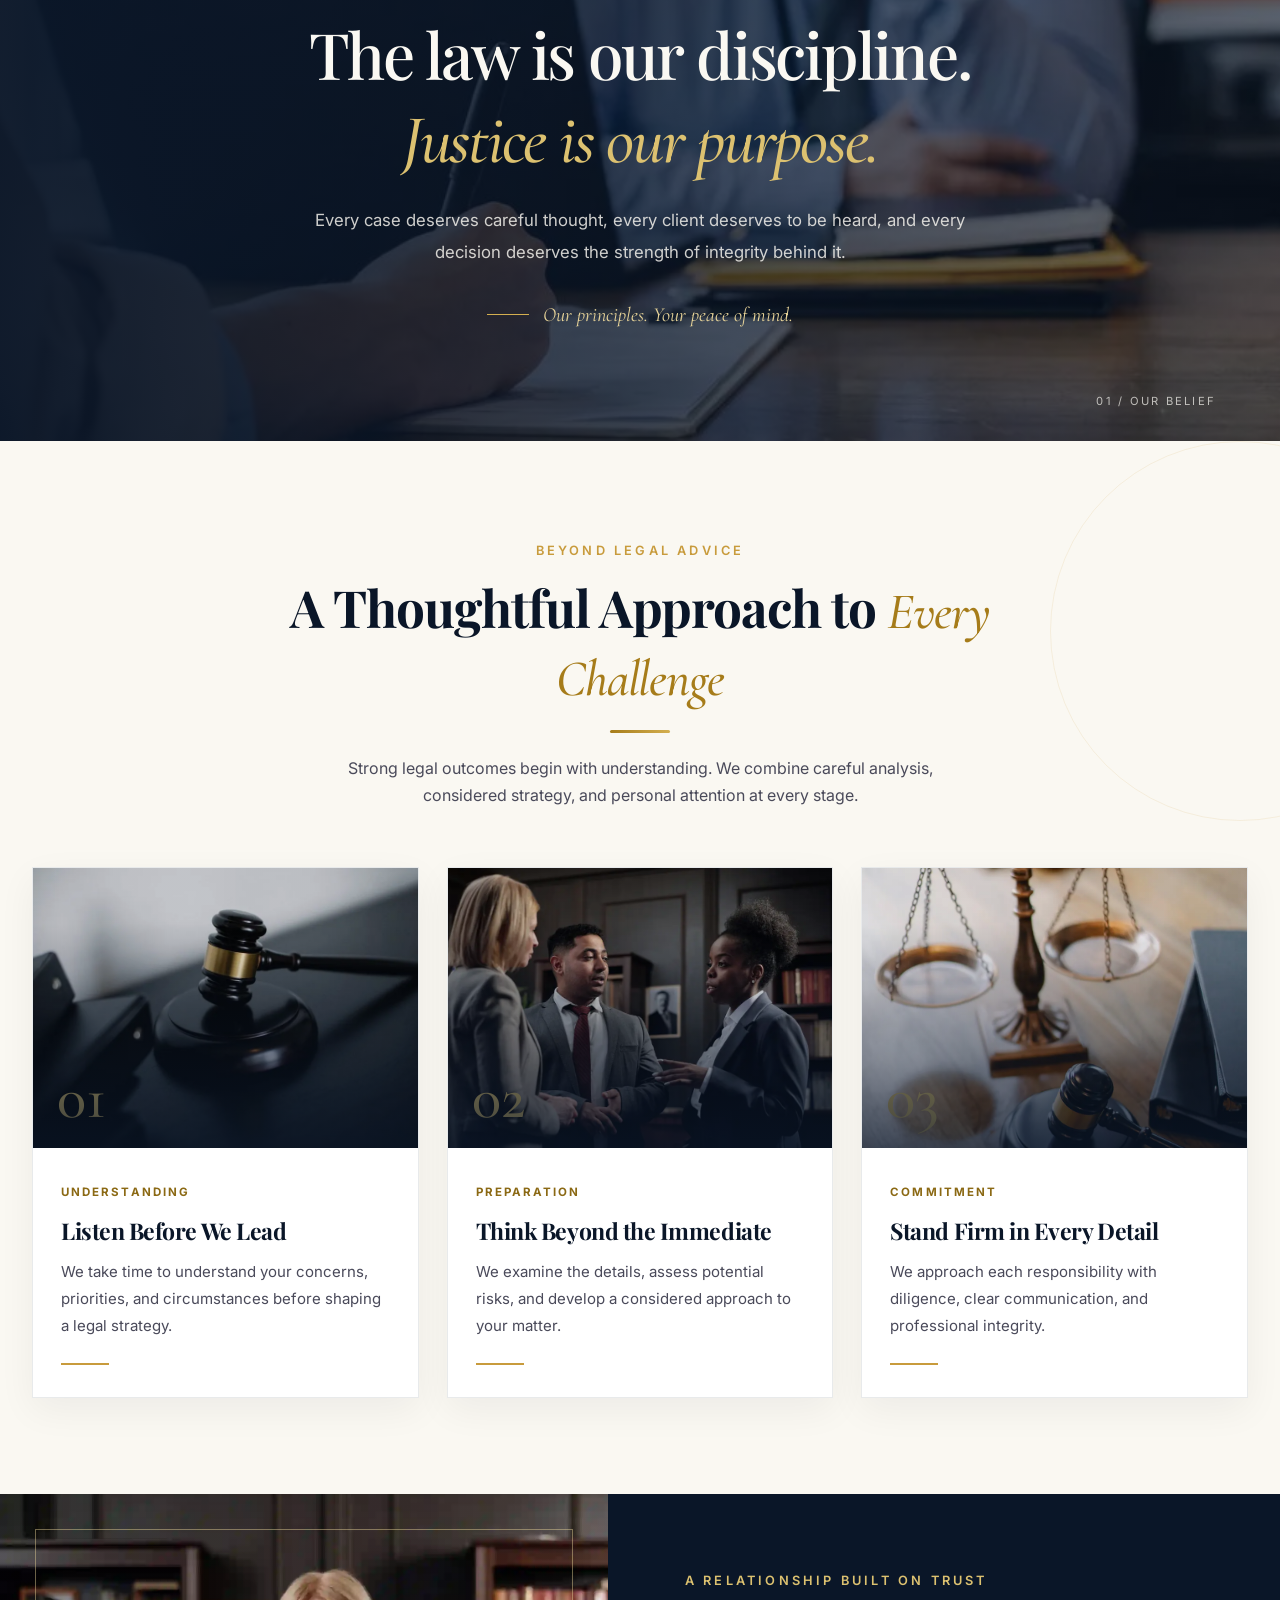
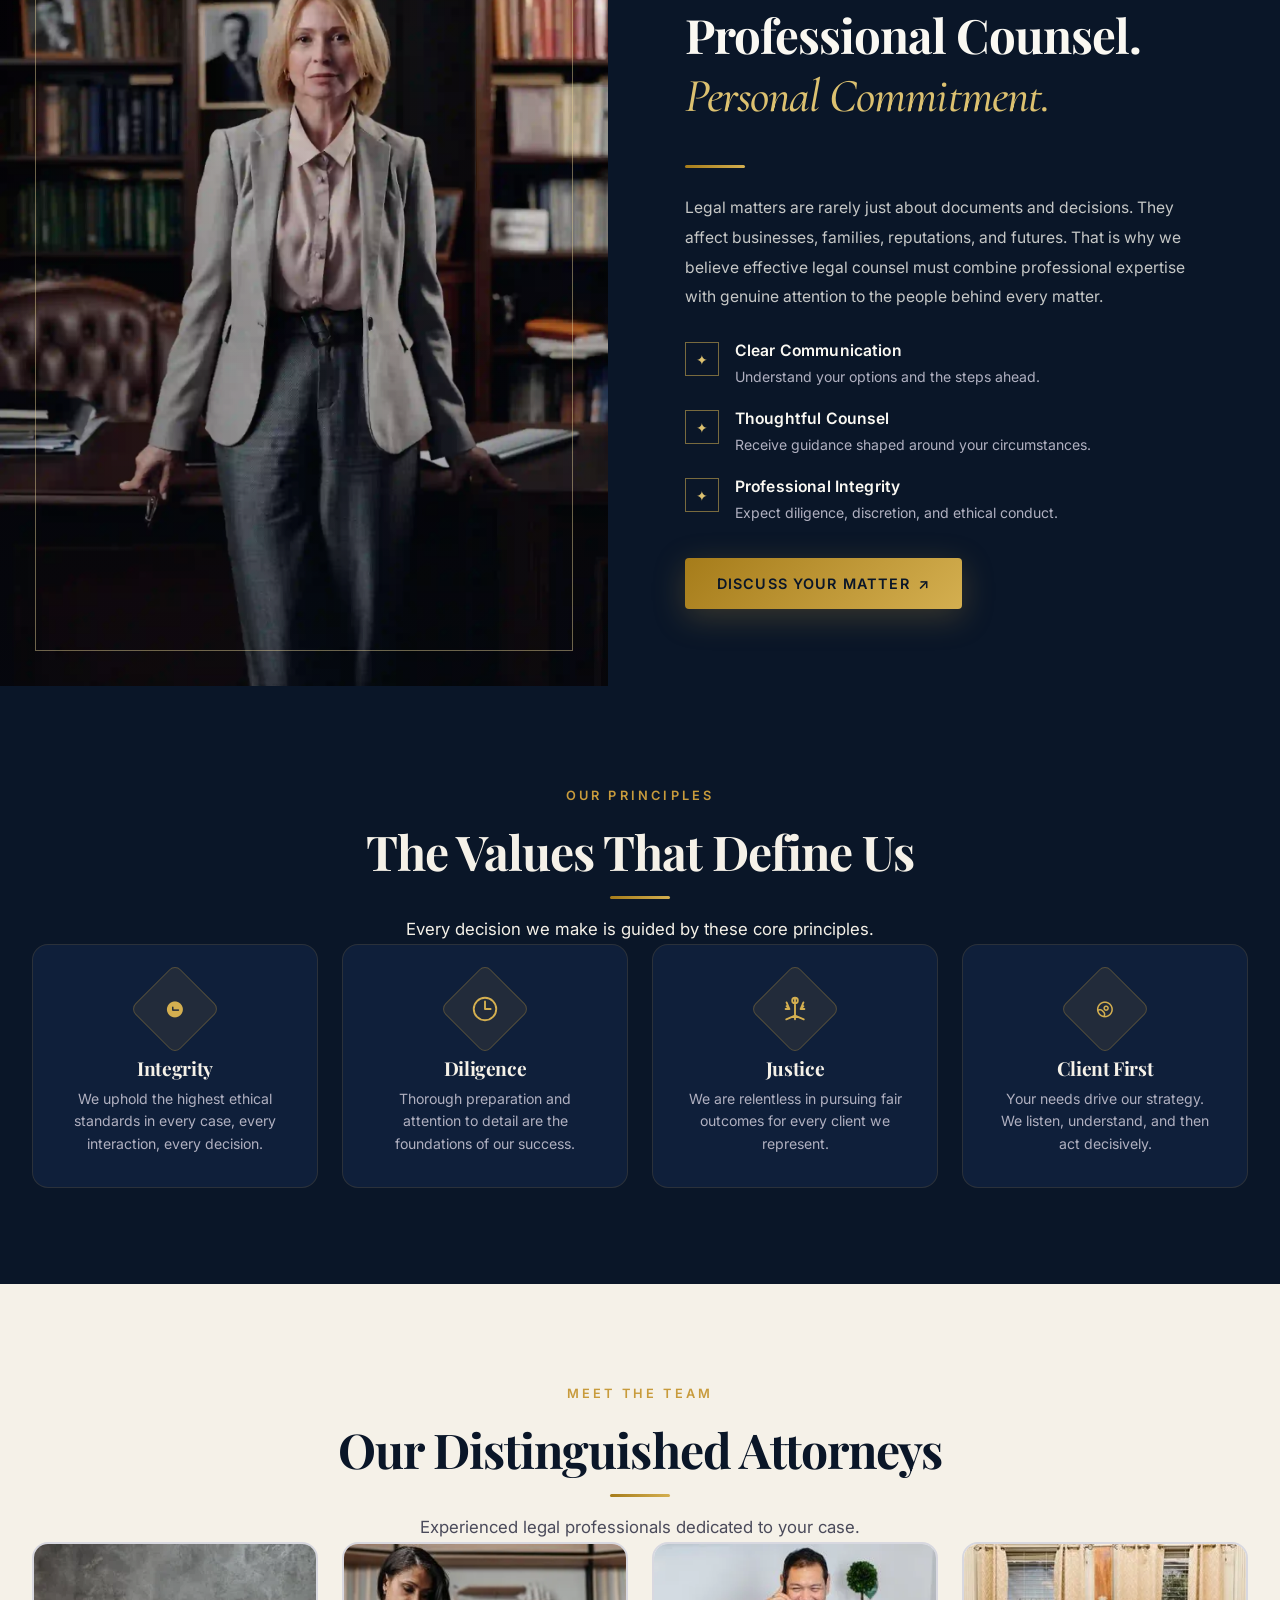
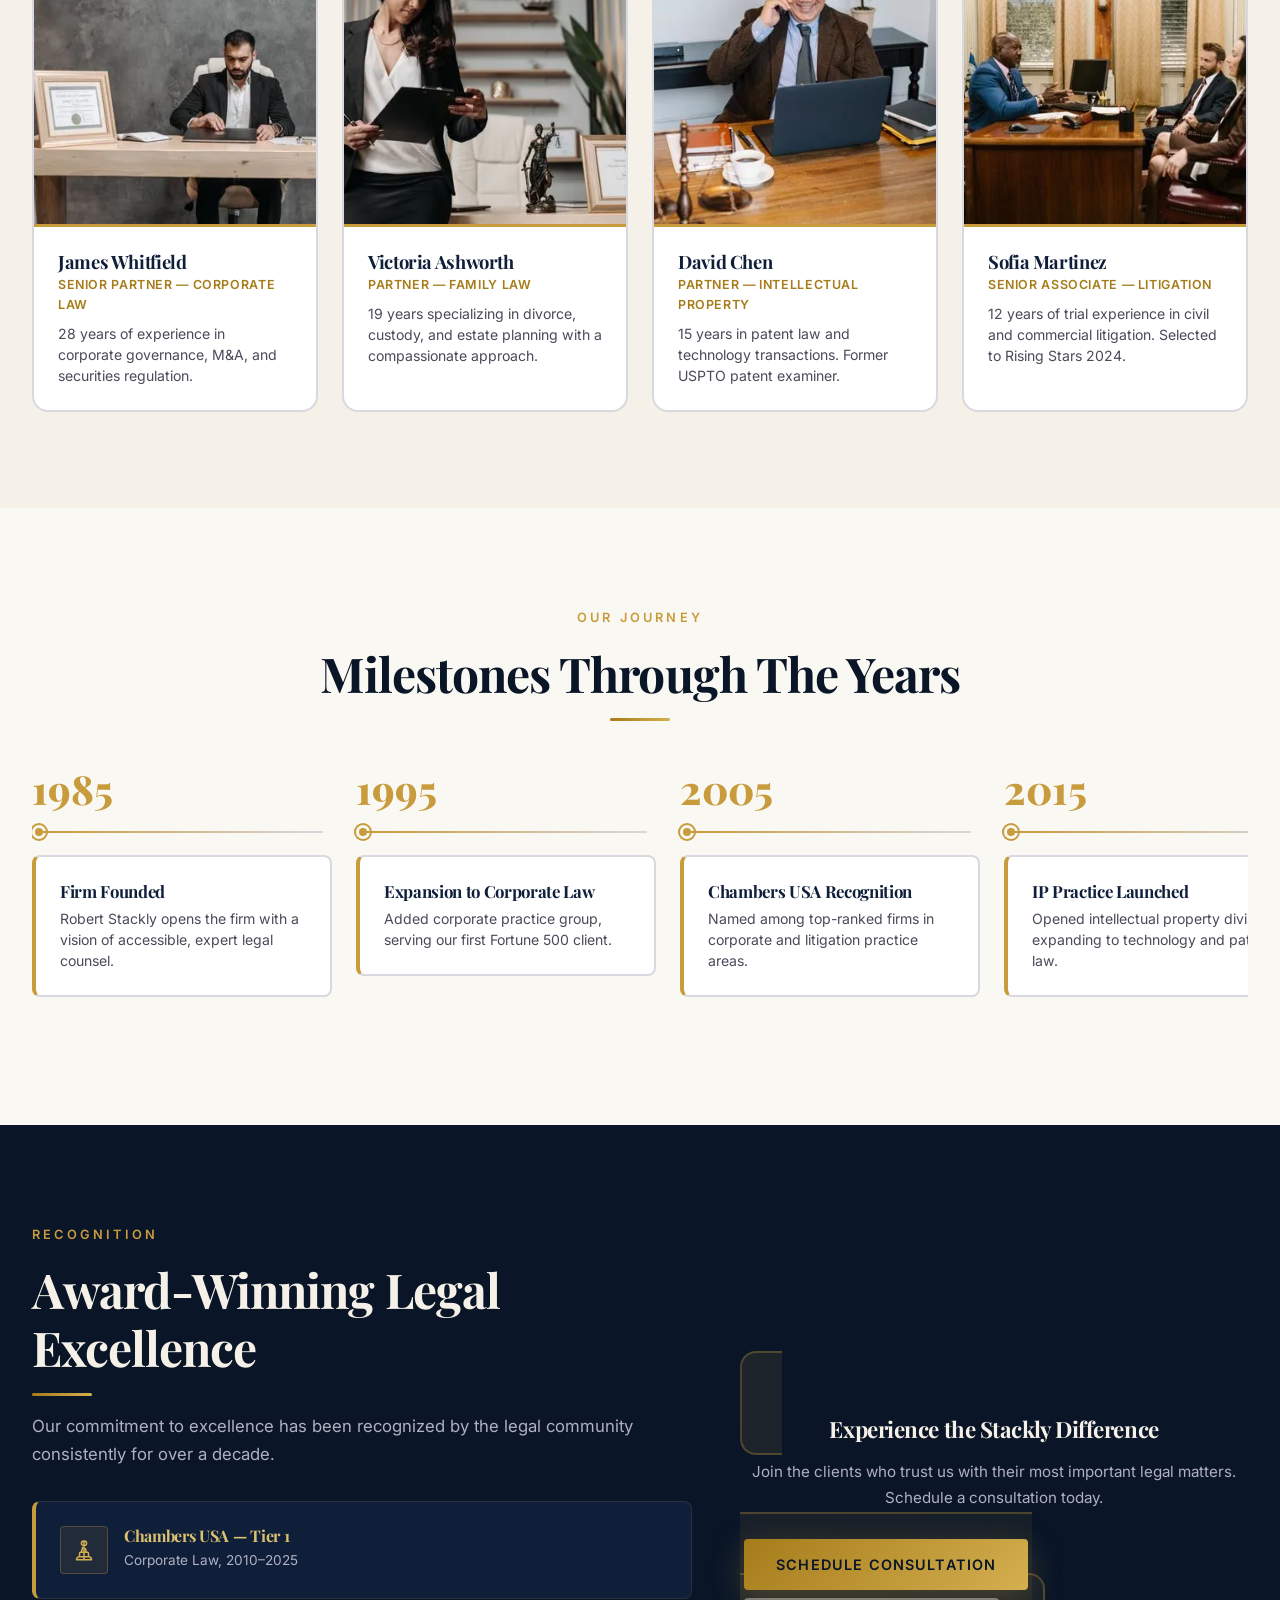
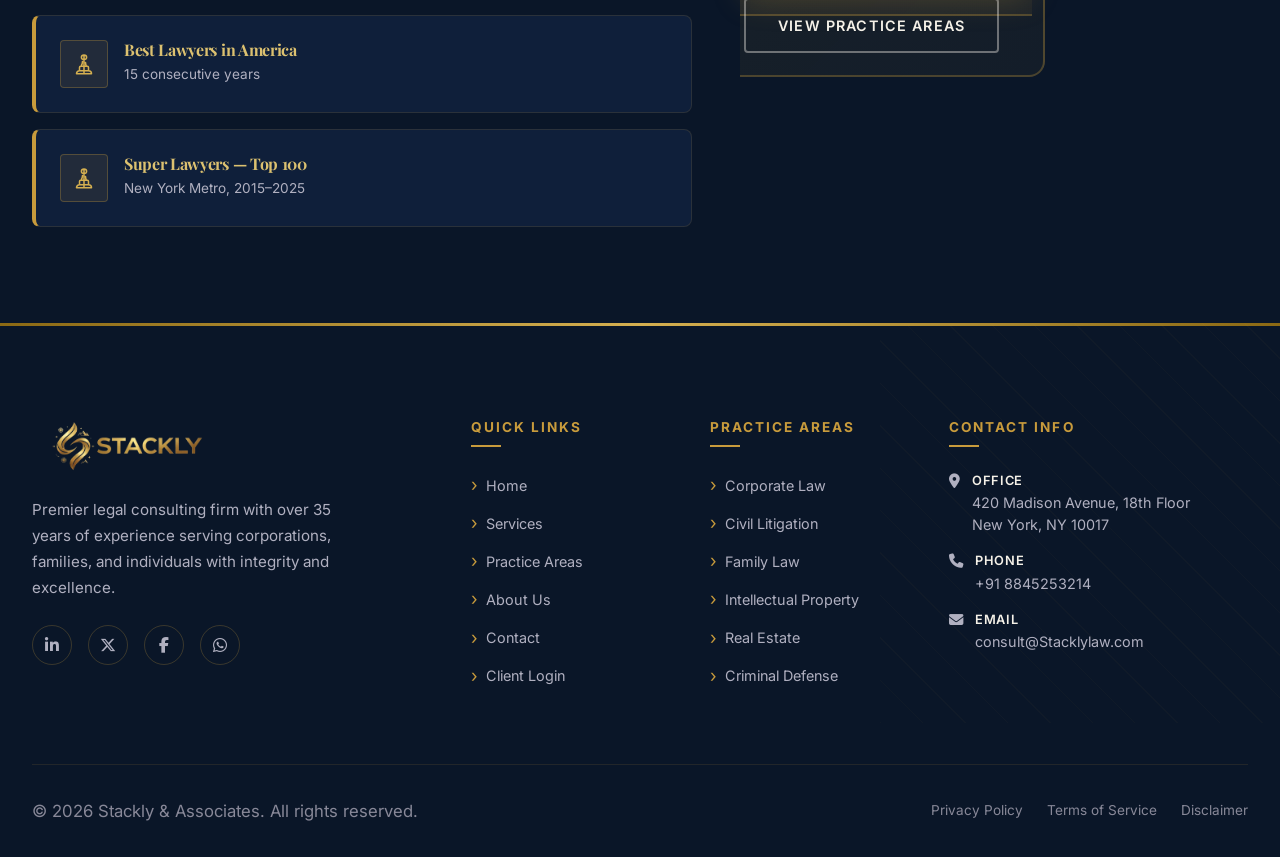
<file: about.html>
<!DOCTYPE html>
<html lang="en">
<head>
  <meta charset="UTF-8">
  <meta name="viewport" content="width=device-width, initial-scale=1.0">
  <title>About Us — Stackly & Associates</title>
  <meta name="description" content="Learn about Stackly & Associates — our history, values, and the dedicated legal team that has served clients for over 35 years.">
  <link rel="preconnect" href="https://fonts.googleapis.com">
  <link rel="preconnect" href="https://fonts.gstatic.com" crossorigin>
  <link rel="stylesheet"
    href="https://cdnjs.cloudflare.com/ajax/libs/font-awesome/6.5.2/css/all.min.css">
  <link href="https://fonts.googleapis.com/css2?family=Playfair+Display:wght@400;600;700;800;900&family=Inter:wght@300;400;500;600;700&family=Cormorant+Garamond:wght@400;500;600;700&display=swap" rel="stylesheet">
  <link rel="stylesheet" href="css/common.css">
  <link rel="stylesheet" href="css/about.css">
</head>

<body>

  <div class="page-loader">
    <div class="loader-scales"><div class="loader-scales-bowl left"></div><div class="loader-scales-bowl right"></div></div>
    <div class="loader-text">Stackly</div>
  </div>
  <div class="scroll-progress"></div>

  <!-- Navigation -->
  <div class="nav-wrapper">
    <div class="nav-bar-top">
      <div class="nav-bar-top-inner">
        <div class="nav-top-info">
          <span>
            <i class="fa-solid fa-phone-volume"></i>
            +91 8845253214
          </span>
          <span>
            <i class="fa-solid fa-envelope"></i>
            consult@Stacklylaw.com
          </span>
        </div>
        <!-- ======== -->
        <div class="nav-top-social">
          <span style="font-size:0.75rem;color:var(--gray-300);margin-right:4px;">Follow Us</span>
          <a href="#" aria-label="LinkedIn">
            <i class="fa-brands fa-linkedin-in"></i>
          </a>

          <a href="#" aria-label="X (Twitter)">
            <i class="fa-brands fa-x-twitter"></i>
          </a>

          <a href="#" aria-label="Facebook">
            <i class="fa-brands fa-facebook-f"></i>
          </a>
        </div>
      </div>
    </div>
    <nav class="nav-main">
      <a href="index.html" class="nav-logo">
        <img src="images/logo.webp" alt="Stackly & Associates" class="nav-logo-img">
      </a>
      <ul class="nav-links">
        <li><a href="index.html" class="nav-link">Home</a></li>
        <li><a href="services.html" class="nav-link">Services</a></li>
        <li><a href="practice-areas.html" class="nav-link">Practice Areas</a></li>
        <li><a href="about.html" class="nav-link">About</a></li>
        <li><a href="contact.html" class="nav-link">Contact</a></li>
      </ul>
      <div class="nav-actions">
        <a href="login.html" class="nav-btn-login"><i class="fa-regular fa-user"></i> Client Login</a>
      </div>
      <button class="nav-hamburger" aria-label="Toggle menu"><span></span><span></span><span></span></button>
    </nav>
  </div>

  <div class="mobile-menu-overlay"></div>
  <aside class="mobile-menu">
    <div class="mobile-menu-header">
      <div class="mobile-menu-logo">STACK<span>LY</span></div>
      <button class="mobile-menu-close" aria-label="Close menu"><svg xmlns="http://www.w3.org/2000/svg" fill="none" viewBox="0 0 24 24" stroke-width="2" stroke="currentColor"><path stroke-linecap="round" stroke-linejoin="round" d="M6 18L18 6M6 6l12 12"/></svg></button>
    </div>
    <nav class="mobile-menu-nav">
      <a href="index.html" class="mobile-menu-link">Home <span class="menu-num">01</span></a>
      <a href="services.html" class="mobile-menu-link">Services <span class="menu-num">02</span></a>
      <a href="practice-areas.html" class="mobile-menu-link">Practice Areas <span class="menu-num">03</span></a>
      <a href="about.html" class="mobile-menu-link">About <span class="menu-num">04</span></a>
      <a href="contact.html" class="mobile-menu-link">Contact <span class="menu-num">05</span></a>
    </nav>
    
    
    <div class="mobile-menu-footer">
      <a href="login.html" class="mobile-menu-login-btn">
        <i class="fa-regular fa-user"></i> Client Login
      </a>
    
      <div class="mobile-menu-contact">
        <p>
          <i class="fa-solid fa-phone"></i>
          <a href="tel:+918845253214">+91 8845253214</a>
        </p>

        <p>
          <i class="fa-regular fa-envelope"></i>
          <a href="mailto:consult@Stacklylaw.com">consult@Stacklylaw.com</a>
        </p>

        <p>
          <i class="fa-solid fa-location-dot"></i>
          <span>420 Madison Avenue, New York, NY</span>
        </p>
      </div>
    </div>

  </aside>

  <!-- ===== PAGE CONTENT ===== -->

  <!-- SECTION 1: PAGE BANNER -->
  <section class="page-banner" style="background-image: url('images/img1.webp');">
    <div class="page-banner-overlay"></div>
    <div class="page-banner-content container">
      <span class="eyebrow" style="color: var(--gold-400);">About Our Firm</span>
      <h1>A Tradition of Legal Excellence</h1>
      <div class="divider-gold"></div>
      <p>Founded in 1985, Stackly &amp; Associates has grown into one of New York's most respected legal consulting firms.</p>
      <div class="page-banner-breadcrumb"><a href="index.html">Home</a> <span>/</span> <span class="active">About</span></div>
    </div>
  </section>

  <!-- SECTION 2: FIRM STORY — UNIQUE SPLIT IMAGE DESIGN -->
  <section class="section section-ivory">
    <div class="container">
      <div class="story-grid">
        <div class="story-images reveal-left">
          <img src="images/img2.webp" alt="Senior attorney at desk" class="story-img-main lazy-img">
          <img src="images/img1.webp" alt="Legal study with books" class="story-img-sub lazy-img">
          <div class="story-experience-badge">
            <span class="story-exp-num">1985</span>
            <span class="story-exp-text">Year<br>Founded</span>
          </div>
        </div>
        <div class="story-text reveal-right">
          <span class="eyebrow">Our Story</span>
          <h2>Three Decades of Dedicated Legal Service</h2>
          <div class="divider-gold"></div>
          <p class="story-lead">
            What began as a two-attorney practice in a modest Manhattan office has flourished
            into a full-service legal consulting firm trusted by clients across the nation.
          </p>
          <p>
            Our founder, Robert Stackly, established the firm on a simple principle: every client
            deserves the same caliber of legal representation regardless of the size or complexity
            of their case. That principle remains our guiding philosophy today.
          </p>
          <p>
            Over the decades, we have expanded our practice areas, attracted some of the finest
            legal minds in the country, and built a reputation for achieving results through
            a combination of strategic thinking, meticulous preparation, and unwavering advocacy.
          </p>
          <div class="story-signature">
            <div class="story-sig-line"></div>
            <div>
              <p class="story-sig-name">Robert Stackly, Esq.</p>
              <p class="story-sig-title">Founding Partner</p>
            </div>
          </div>
        </div>
      </div>
    </div>
  </section>

<!-- ===== PREMIUM SECTION 1: OUR PHILOSOPHY ===== -->
<section class="about-philosophy">
  <div class="about-philosophy-bg"></div>
  <div class="about-philosophy-overlay"></div>

  <div class="container about-philosophy-content reveal">
    <span class="eyebrow">The Stackly Philosophy</span>

    <div class="about-philosophy-ornament">
      <span></span>
      <i>✦</i>
      <span></span>
    </div>

    <h2>
      The law is our discipline.
      <em>Justice is our purpose.</em>
    </h2>

    <p>
      Every case deserves careful thought, every client deserves
      to be heard, and every decision deserves the strength of
      integrity behind it.
    </p>

    <div class="about-philosophy-signature">
      <span class="about-signature-line"></span>
      <span>Our principles. Your peace of mind.</span>
    </div>
  </div>

  <span class="about-philosophy-index">01 / OUR BELIEF</span>
</section>


<!-- ===== PREMIUM SECTION 2: HOW WE THINK ===== -->
<section class="section about-approach">
  <div class="container">

    <header class="about-premium-heading reveal">
      <span class="eyebrow">Beyond Legal Advice</span>
      <h2>A Thoughtful Approach to <span>Every Challenge</span></h2>
      <div class="divider-gold center"></div>
      <p>
        Strong legal outcomes begin with understanding.
        We combine careful analysis, considered strategy,
        and personal attention at every stage.
      </p>
    </header>

    <div class="about-approach-grid">

      <article class="about-approach-card reveal">
        <div class="about-approach-image about-approach-image-one">
          <span class="about-approach-number">01</span>
          <div class="about-approach-image-overlay"></div>
        </div>

        <div class="about-approach-body">
          <span class="about-approach-kicker">Understanding</span>
          <h3>Listen Before We Lead</h3>
          <p>
            We take time to understand your concerns, priorities,
            and circumstances before shaping a legal strategy.
          </p>
          <span class="about-approach-rule"></span>
        </div>
      </article>

      <article class="about-approach-card reveal">
        <div class="about-approach-image about-approach-image-two">
          <span class="about-approach-number">02</span>
          <div class="about-approach-image-overlay"></div>
        </div>

        <div class="about-approach-body">
          <span class="about-approach-kicker">Preparation</span>
          <h3>Think Beyond the Immediate</h3>
          <p>
            We examine the details, assess potential risks,
            and develop a considered approach to your matter.
          </p>
          <span class="about-approach-rule"></span>
        </div>
      </article>

      <article class="about-approach-card reveal">
        <div class="about-approach-image about-approach-image-three">
          <span class="about-approach-number">03</span>
          <div class="about-approach-image-overlay"></div>
        </div>

        <div class="about-approach-body">
          <span class="about-approach-kicker">Commitment</span>
          <h3>Stand Firm in Every Detail</h3>
          <p>
            We approach each responsibility with diligence,
            clear communication, and professional integrity.
          </p>
          <span class="about-approach-rule"></span>
        </div>
      </article>

    </div>
  </div>
</section>


<!-- ===== PREMIUM SECTION 3: OUR COMMITMENT ===== -->
<section class="about-commitment">
  <div class="about-commitment-image"></div>

  <div class="about-commitment-content reveal-right">
    <span class="eyebrow">A Relationship Built on Trust</span>

    <h2>Professional Counsel.<br><em>Personal Commitment.</em></h2>

    <div class="divider-gold"></div>

    <p>
      Legal matters are rarely just about documents and decisions.
      They affect businesses, families, reputations, and futures.
      That is why we believe effective legal counsel must combine
      professional expertise with genuine attention to the people
      behind every matter.
    </p>

    <div class="about-commitment-points">
      <div class="about-commitment-point">
        <span class="about-commitment-check">✦</span>
        <div>
          <h4>Clear Communication</h4>
          <p>Understand your options and the steps ahead.</p>
        </div>
      </div>

      <div class="about-commitment-point">
        <span class="about-commitment-check">✦</span>
        <div>
          <h4>Thoughtful Counsel</h4>
          <p>Receive guidance shaped around your circumstances.</p>
        </div>
      </div>

      <div class="about-commitment-point">
        <span class="about-commitment-check">✦</span>
        <div>
          <h4>Professional Integrity</h4>
          <p>Expect diligence, discretion, and ethical conduct.</p>
        </div>
      </div>
    </div>

    <a href="error.html" class="btn btn-gold">
      Discuss Your Matter <span aria-hidden="true">↗</span>
    </a>
  </div>
</section>

  <!-- SECTION 3: VALUES — UNIQUE DIAMOND LAYOUT -->
  <section class="section section-dark">
    <div class="container">
      <div class="section-header text-center reveal">
        <span class="eyebrow">Our Principles</span>
        <h2>The Values That Define Us</h2>
        <div class="divider-gold center"></div>
        <p class="section-header-desc">Every decision we make is guided by these core principles.</p>
      </div>

      <div class="values-grid reveal-stagger">
        <div class="value-card">
          <div class="value-diamond">
            <i class="fa-solid fa-circle-check" aria-hidden="true"></i>
          </div>
          <h3>Integrity</h3>
          <p>We uphold the highest ethical standards in every case, every interaction, every decision.</p>
        </div>
        <div class="value-card">
          <div class="value-diamond">
            <svg xmlns="http://www.w3.org/2000/svg" fill="none" viewBox="0 0 24 24" stroke-width="1.5" stroke="currentColor"><path stroke-linecap="round" stroke-linejoin="round" d="M12 6v6h4.5m4.5 0a9 9 0 11-18 0 9 9 0 0118 0z"/></svg>
          </div>
          <h3>Diligence</h3>
          <p>Thorough preparation and attention to detail are the foundations of our success.</p>
        </div>
        <div class="value-card">
          <div class="value-diamond">
            <svg xmlns="http://www.w3.org/2000/svg" fill="none" viewBox="0 0 24 24" stroke-width="1.5" stroke="currentColor"><path stroke-linecap="round" stroke-linejoin="round" d="M12 3v17.25M12 3c-1.5 0-2.25 1-2.25 2.25S10.5 7.5 12 7.5M12 3c1.5 0 2.25 1 2.25 2.25S13.5 7.5 12 7.5M12 7.5v2.25M5.25 6.75L7.5 12M7.5 12L5.25 9.75M7.5 12H4.5M18.75 6.75L16.5 12M16.5 12l2.25-2.25M16.5 12h3M12 17.25L5 20.25M12 17.25l7 3"/></svg>
          </div>
          <h3>Justice</h3>
          <p>We are relentless in pursuing fair outcomes for every client we represent.</p>
        </div>
        <div class="value-card">
          <div class="value-diamond">
            <i class="fa-regular fa-circle-user" aria-hidden="true"></i>
          </div>
          <h3>Client First</h3>
          <p>Your needs drive our strategy. We listen, understand, and then act decisively.</p>
        </div>
      </div>
    </div>
  </section>

  <!-- SECTION 4: TEAM — UNIQUE PROFILE CARDS -->
  <section class="section section-cream">
    <div class="container">
      <div class="section-header text-center reveal">
        <span class="eyebrow">Meet The Team</span>
        <h2>Our Distinguished Attorneys</h2>
        <div class="divider-gold center"></div>
        <p class="section-header-desc" style="color: var(--gray-600);">Experienced legal professionals dedicated to your case.</p>
      </div>

      <div class="team-grid reveal-stagger">
        <div class="team-card">
          <div class="team-card-image" style="background-image: url('images/img4.webp');">
            <div class="team-card-overlay">
              <div class="team-card-social">
                <a href="#" aria-label="LinkedIn"><i class="fa-brands fa-linkedin-in" aria-hidden="true"></i></a>
                <a href="#" aria-label="Email"><i class="fa-solid fa-envelope"></i></a>
              </div>
            </div>
          </div>
          <div class="team-card-info">
            <h3>James Whitfield</h3>
            <span>Senior Partner — Corporate Law</span>
            <p>28 years of experience in corporate governance, M&amp;A, and securities regulation.</p>
          </div>
        </div>

        <div class="team-card">
          <div class="team-card-image" style="background-image: url('images/img5.webp');">
            <div class="team-card-overlay">
              <div class="team-card-social">
                <a href="#" aria-label="LinkedIn"><i class="fa-brands fa-linkedin-in" aria-hidden="true"></i></a>
                <a href="#" aria-label="Email"><i class="fa-solid fa-envelope"></i></a>
              </div>
            </div>
          </div>
          <div class="team-card-info">
            <h3>Victoria Ashworth</h3>
            <span>Partner — Family Law</span>
            <p>19 years specializing in divorce, custody, and estate planning with a compassionate approach.</p>
          </div>
        </div>

        <div class="team-card">
          <div class="team-card-image" style="background-image: url('images/img6.webp');">
            <div class="team-card-overlay">
              <div class="team-card-social">
                <a href="#" aria-label="LinkedIn"><i class="fa-brands fa-linkedin-in" aria-hidden="true"></i></a>
                <a href="#" aria-label="Email"><i class="fa-solid fa-envelope"></i></a>
              </div>
            </div>
          </div>
          <div class="team-card-info">
            <h3>David Chen</h3>
            <span>Partner — Intellectual Property</span>
            <p>15 years in patent law and technology transactions. Former USPTO patent examiner.</p>
          </div>
        </div>

        <div class="team-card">
          <div class="team-card-image" style="background-image: url('images/img7.webp');">
            <div class="team-card-overlay">
              <div class="team-card-social">
                <a href="#" aria-label="LinkedIn"><i class="fa-brands fa-linkedin-in" aria-hidden="true"></i></a>
                <a href="#" aria-label="Email"><i class="fa-solid fa-envelope"></i></a>
              </div>
            </div>
          </div>
          <div class="team-card-info">
            <h3>Sofia Martinez</h3>
            <span>Senior Associate — Litigation</span>
            <p>12 years of trial experience in civil and commercial litigation. Selected to Rising Stars 2024.</p>
          </div>
        </div>
      </div>
    </div>
  </section>

  <!-- SECTION 5: MILESTONES — UNIQUE TIMELINE -->
  <section class="section section-ivory">
    <div class="container">
      <div class="section-header text-center reveal">
        <span class="eyebrow">Our Journey</span>
        <h2>Milestones Through The Years</h2>
        <div class="divider-gold center"></div>
      </div>

      <div class="milestones-timeline reveal-stagger">
        <div class="milestone-item">
          <div class="milestone-year">1985</div>
          <div class="milestone-dot"></div>
          <div class="milestone-card">
            <h4>Firm Founded</h4>
            <p>Robert Stackly opens the firm with a vision of accessible, expert legal counsel.</p>
          </div>
        </div>
        <div class="milestone-item">
          <div class="milestone-year">1995</div>
          <div class="milestone-dot"></div>
          <div class="milestone-card">
            <h4>Expansion to Corporate Law</h4>
            <p>Added corporate practice group, serving our first Fortune 500 client.</p>
          </div>
        </div>
        <div class="milestone-item">
          <div class="milestone-year">2005</div>
          <div class="milestone-dot"></div>
          <div class="milestone-card">
            <h4>Chambers USA Recognition</h4>
            <p>Named among top-ranked firms in corporate and litigation practice areas.</p>
          </div>
        </div>
        <div class="milestone-item">
          <div class="milestone-year">2015</div>
          <div class="milestone-dot"></div>
          <div class="milestone-card">
            <h4>IP Practice Launched</h4>
            <p>Opened intellectual property division, expanding to technology and patent law.</p>
          </div>
        </div>
        <div class="milestone-item">
          <div class="milestone-year">2025</div>
          <div class="milestone-dot"></div>
          <div class="milestone-card">
            <h4>1,200+ Clients Served</h4>
            <p>A growing firm of 20+ attorneys with a 94% case success rate across all practice areas.</p>
          </div>
        </div>
      </div>
    </div>
  </section>

  <!-- SECTION 6: AWARDS & CTA -->
  <section class="section section-dark">
    <div class="container">
      <div class="awards-grid">
        <div class="awards-left reveal-left">
          <span class="eyebrow">Recognition</span>
          <h2>Award-Winning Legal Excellence</h2>
          <div class="divider-gold"></div>
          <p>Our commitment to excellence has been recognized by the legal community consistently for over a decade.</p>

          <div class="awards-list">
            <div class="award-item">
              <div class="award-icon">
                <svg xmlns="http://www.w3.org/2000/svg" fill="none" viewBox="0 0 24 24" stroke-width="1.5" stroke="currentColor"><path stroke-linecap="round" stroke-linejoin="round" d="M16.5 18.75h-9m9 0a3 3 0 013 3h-15a3 3 0 013-3m9 0v-3.375c0-.621-.503-1.125-1.125-1.125h-.871M7.5 18.75v-3.375c0-.621.504-1.125 1.125-1.125h.872m5.007 0H9.497m5.007 0a7.454 7.454 0 01-.982-3.674M9.497 13.125a7.454 7.454 0 00.981-3.674M12 3v18.75m0-18.75c-1.5 0-2.625 1-2.625 2.25S10.5 7.5 12 7.5m0-4.5c1.5 0 2.625 1 2.625 2.25S13.5 7.5 12 7.5"/></svg>
              </div>
              <div>
                <h4>Chambers USA — Tier 1</h4>
                <p>Corporate Law, 2010–2025</p>
              </div>
            </div>
            <div class="award-item">
              <div class="award-icon">
                <svg xmlns="http://www.w3.org/2000/svg" fill="none" viewBox="0 0 24 24" stroke-width="1.5" stroke="currentColor"><path stroke-linecap="round" stroke-linejoin="round" d="M16.5 18.75h-9m9 0a3 3 0 013 3h-15a3 3 0 013-3m9 0v-3.375c0-.621-.503-1.125-1.125-1.125h-.871M7.5 18.75v-3.375c0-.621.504-1.125 1.125-1.125h.872m5.007 0H9.497m5.007 0a7.454 7.454 0 01-.982-3.674M9.497 13.125a7.454 7.454 0 00.981-3.674M12 3v18.75m0-18.75c-1.5 0-2.625 1-2.625 2.25S10.5 7.5 12 7.5m0-4.5c1.5 0 2.625 1 2.625 2.25S13.5 7.5 12 7.5"/></svg>
              </div>
              <div>
                <h4>Best Lawyers in America</h4>
                <p>15 consecutive years</p>
              </div>
            </div>
            <div class="award-item">
              <div class="award-icon">
                <svg xmlns="http://www.w3.org/2000/svg" fill="none" viewBox="0 0 24 24" stroke-width="1.5" stroke="currentColor"><path stroke-linecap="round" stroke-linejoin="round" d="M16.5 18.75h-9m9 0a3 3 0 013 3h-15a3 3 0 013-3m9 0v-3.375c0-.621-.503-1.125-1.125-1.125h-.871M7.5 18.75v-3.375c0-.621.504-1.125 1.125-1.125h.872m5.007 0H9.497m5.007 0a7.454 7.454 0 01-.982-3.674M9.497 13.125a7.454 7.454 0 00.981-3.674M12 3v18.75m0-18.75c-1.5 0-2.625 1-2.625 2.25S10.5 7.5 12 7.5m0-4.5c1.5 0 2.625 1 2.625 2.25S13.5 7.5 12 7.5"/></svg>
              </div>
              <div>
                <h4>Super Lawyers — Top 100</h4>
                <p>New York Metro, 2015–2025</p>
              </div>
            </div>
          </div>
        </div>

        <div class="awards-right reveal-right">
          <diverror class="awards-cta-box">
            <h3>Experience the Stackly Difference</h3>
            <p>Join the clients who trust us with their most important legal matters. Schedule a consultation today.</p>
            <a href="error.html" class="btn btn-gold">Schedule Consultation</a>
            <a href="error.html" class="btn btn-outline-light">View Practice Areas</a>
          </diverror
        </div>
      </div>
    </div>
  </section>

  <!-- ===== FOOTER ===== -->
  <footer class="footer">
    <div class="footer-pattern"></div>
    <div class="container">
      <div class="footer-grid">
        <div class="footer-brand">
          <a href="index.html" class="nav-logo">
            <img src="images/logo.webp" alt="Stackly & Associates" class="nav-logo-img">
          </a>
          <p>Premier legal consulting firm with over 35 years of experience serving corporations, families, and individuals with integrity and excellence.</p>
          <div class="footer-social">
            <a href="#" aria-label="LinkedIn">
              <i class="fa-brands fa-linkedin-in" aria-hidden="true"></i>
            </a>
            
            <a href="#" aria-label="Twitter">
              <i class="fa-brands fa-x-twitter" aria-hidden="true"></i>
            </a>
            
            <a href="#" aria-label="Facebook">
              <i class="fa-brands fa-facebook-f" aria-hidden="true"></i>
            </a>

            <a href="#" aria-label="Facebook">
              <i class="fa-brands fa-whatsapp" aria-hidden="true"></i>
            </a>

          </div>
        </div>
        <div class="footer-col">
          <h4>Quick Links</h4>
          <ul class="footer-links"><li><a href="index.html">Home</a></li><li><a href="services.html">Services</a></li><li><a href="practice-areas.html">Practice Areas</a></li><li><a href="about.html">About Us</a></li><li><a href="contact.html">Contact</a></li><li><a href="login.html">Client Login</a></li></ul>
        </div>
        <div class="footer-col">
          <h4>Practice Areas</h4>
          <ul class="footer-links"><li><a href="practice-areas.html">Corporate Law</a></li><li><a href="practice-areas.html">Civil Litigation</a></li><li><a href="practice-areas.html">Family Law</a></li><li><a href="practice-areas.html">Intellectual Property</a></li><li><a href="practice-areas.html">Real Estate</a></li><li><a href="practice-areas.html">Criminal Defense</a></li></ul>
        </div>
        <div class="footer-col">
          <h4>Contact Info</h4>
          <!-- Office -->
           <div class="footer-contact-item">
             <i class="fa-solid fa-location-dot"></i>
             <span>
               <strong>Office</strong>
               420 Madison Avenue, 18th Floor<br>
               New York, NY 10017
             </span>
           </div>
           
           <!-- Phone -->
           <div class="footer-contact-item">
             <i class="fa-solid fa-phone"></i>
             <span>

               <strong>Phone</strong>
               +91 8845253214
             </span>
           </div>
           
           <!-- Email -->
           <div class="footer-contact-item">
             <i class="fa-solid fa-envelope"></i>
             <span>
               <strong>Email</strong>
               consult@Stacklylaw.com
             </span>
           </div>
        </div>
      </div>
      <div class="footer-bottom"><p>&copy; 2026 Stackly &amp; Associates. All rights reserved.</p><div class="footer-bottom-links"><a href="#">Privacy Policy</a><a href="#">Terms of Service</a><a href="#">Disclaimer</a></div></div>
    </div>
  </footer>

  <button class="back-to-top" aria-label="Back to top"><i class="fa-solid fa-chevron-up" aria-hidden="true"></i></button>

  <script src="js/common.js"></script>
  <script src="js/about.js"></script>
</body>
</html>
</file>
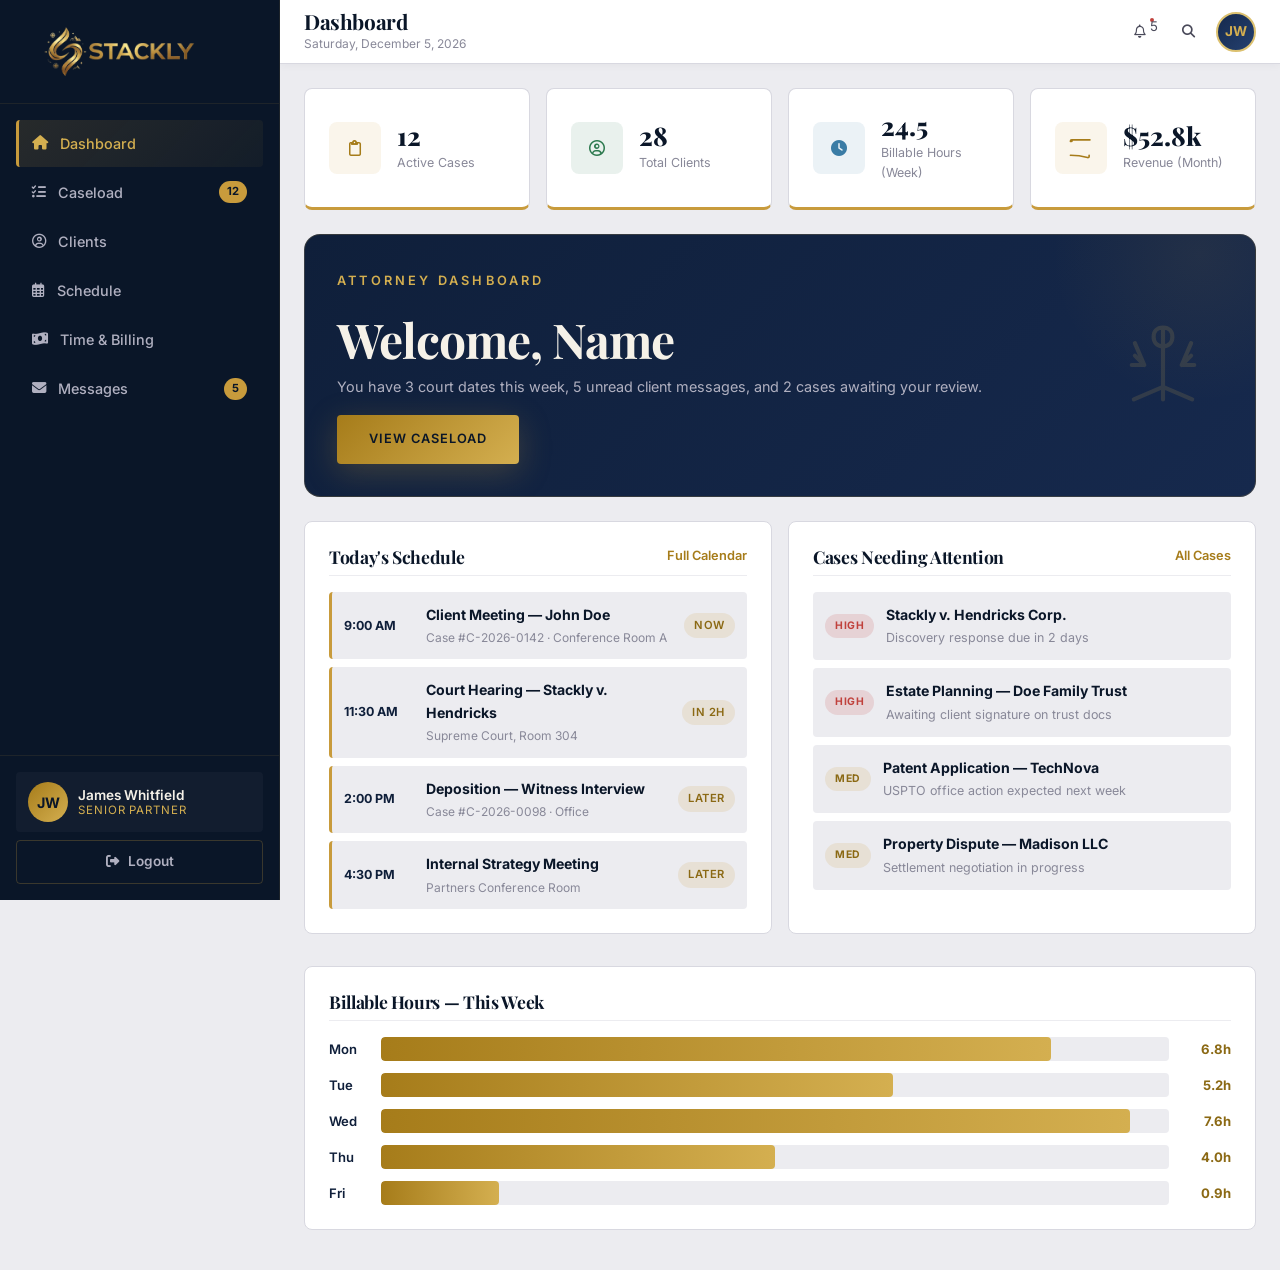
<file: attorney-dashboard.html>
<!DOCTYPE html>
<html lang="en">
<head>
  <meta charset="UTF-8">
  <meta name="viewport" content="width=device-width, initial-scale=1.0">
  <title>Attorney Dashboard — Stackly & Associates</title>
  <link rel="preconnect" href="https://fonts.googleapis.com">
  <link rel="preconnect" href="https://fonts.gstatic.com" crossorigin>
  <link rel="stylesheet"
    href="https://cdnjs.cloudflare.com/ajax/libs/font-awesome/6.5.2/css/all.min.css">
  <link href="https://fonts.googleapis.com/css2?family=Playfair+Display:wght@400;600;700;800;900&family=Inter:wght@300;400;500;600;700&family=Cormorant+Garamond:wght@400;500;600;700&display=swap" rel="stylesheet">
  <link rel="stylesheet" href="css/common.css">
  <link rel="stylesheet" href="css/dashboard.css">
  <link rel="stylesheet" href="css/attorney-dashboard.css">
</head>
<body class="dash-body">

  <!-- Sidebar -->
  <aside class="dash-sidebar" id="dashSidebar">
    <div class="dash-sidebar-header">
      <!-- <a href="index.html" class="dash-sidebar-logo">
        <div class="nav-logo-icon">
          <i class="fa-solid fa-scale-balanced" aria-hidden="true"></i>
        </div>
        <div class="nav-logo-text-wrap">
          <span class="nav-logo-text">Stackly</span>
          <span class="nav-logo-sub">Attorney Portal</span>
        </div>
      </a> -->

      <a href="index.html" class="nav-logo">
        <img src="images/logo.webp" alt="Stackly & Associates" class="nav-logo-img">
      </a>
      
      <button class="dash-sidebar-close" id="sidebarClose" aria-label="Close sidebar">
        <i class="fa-solid fa-xmark" aria-hidden="true"></i>
      </button>
    </div>

    <nav class="dash-sidebar-nav">
      <a href="#" class="dash-nav-item active" data-module="overview">
        <i class="fa-solid fa-house" aria-hidden="true"></i>
        <span>Dashboard</span>
      </a>
      <a href="#" class="dash-nav-item" data-module="caseload">
        <i class="fa-solid fa-list-check" aria-hidden="true"></i>
        <span>Caseload</span>
        <span class="dash-nav-badge">12</span>
      </a>
      <a href="#" class="dash-nav-item" data-module="clients">
        <i class="fa-regular fa-circle-user" aria-hidden="true"></i>
        <span>Clients</span>
      </a>
      <a href="#" class="dash-nav-item" data-module="schedule">
        <i class="fa-regular fa-calendar-days" aria-hidden="true"></i>
        <span>Schedule</span>
      </a>
      <a href="#" class="dash-nav-item" data-module="billing">
        <i class="fa-solid fa-money-bill-wave" aria-hidden="true"></i>
        <span>Time &amp; Billing</span>
      </a>
      <a href="#" class="dash-nav-item" data-module="messages">
        <i class="fa-solid fa-envelope"></i>
        <span>Messages</span>
        <span class="dash-nav-badge">5</span>
      </a>
    </nav>

    <div class="dash-sidebar-footer">
      <div class="dash-sidebar-user">
        <div class="dash-user-avatar avatar">JW</div>
        <div class="dash-user-info">
          <span class="dash-user-name profileName">James Whitfield</span>
          <span class="dash-user-role">Senior Partner</span>
        </div>
      </div>
      <a href="index.html" class="dash-logout-btn">
        <i class="fa-solid fa-right-from-bracket" aria-hidden="true"></i>
        <span>Logout</span>
      </a>
    </div>
  </aside>

  <div class="dash-overlay" id="dashOverlay"></div>

  <div class="dash-main" id="dashMain">
    <header class="dash-topbar">
      <button class="dash-toggle" id="dashToggle" aria-label="Toggle sidebar">
        <i class="fa-solid fa-bars" aria-hidden="true"></i>
      </button>
      <div class="dash-topbar-title">
        <h2 id="topbarTitle">Dashboard</h2>
        <span id="topbarDate"></span>
      </div>
      <div class="dash-topbar-actions">
        <button class="dash-topbar-icon-btn" aria-label="Notifications">
          <i class="fa-regular fa-bell" aria-hidden="true"></i>
          <span class="dash-topbar-badge">5</span>
        </button>
        <button class="dash-topbar-icon-btn" aria-label="Search">
          <i class="fa-solid fa-magnifying-glass" aria-hidden="true"></i>
        </button>
        <div class="dash-topbar-avatar">JW</div>
      </div>
    </header>

    <div class="dash-content">

      <!-- ===== MODULE: OVERVIEW ===== -->
      <section class="dash-module active" id="module-overview">
        <div class="dash-stats-grid">
          <div class="dash-stat-card">
            <div class="dash-stat-icon" style="background: rgba(200,155,60,0.1); color: var(--gold-600);">
              <i class="fa-regular fa-clipboard" aria-hidden="true"></i>
            </div>
            <div class="dash-stat-info">
              <span class="dash-stat-num">12</span>
              <span class="dash-stat-label">Active Cases</span>
            </div>
          </div>
          <div class="dash-stat-card">
            <div class="dash-stat-icon" style="background: rgba(45,122,79,0.1); color: var(--success);">
              <i class="fa-regular fa-circle-user" aria-hidden="true"></i>
            </div>
            <div class="dash-stat-info">
              <span class="dash-stat-num">28</span>
              <span class="dash-stat-label">Total Clients</span>
            </div>
          </div>
          <div class="dash-stat-card">
            <div class="dash-stat-icon" style="background: rgba(58,124,165,0.1); color: var(--info);">
              <i class="fa-solid fa-clock"></i>
            </div>
            <div class="dash-stat-info">
              <span class="dash-stat-num">24.5</span>
              <span class="dash-stat-label">Billable Hours (Week)</span>
            </div>
          </div>
          <div class="dash-stat-card">
            <div class="dash-stat-icon" style="background: rgba(200,155,60,0.1); color: var(--gold-600);">
              <svg xmlns="http://www.w3.org/2000/svg" fill="none" viewBox="0 0 24 24" stroke-width="1.5" stroke="currentColor"><path stroke-linecap="round" stroke-linejoin="round" d="M2.25 18.75a60.07 60.07 0 0115.797 2.101c.727.198 1.453-.342 1.453-1.096V18.75M3.75 4.5v.75A.75.75 0 013 6h-.75m0 0v-.375c0-.621.504-1.125 1.125-1.125H20.25"/></svg>
            </div>
            <div class="dash-stat-info">
              <span class="dash-stat-num">$52.8k</span>
              <span class="dash-stat-label">Revenue (Month)</span>
            </div>
          </div>
        </div>

        <div class="dash-welcome-banner">
          <div class="dash-welcome-text">
            <span class="eyebrow" style="color: var(--gold-400);">Attorney Dashboard</span>
            <h2>Welcome, <span class="profileName"> Name </span> </h2>
            <p>You have 3 court dates this week, 5 unread client messages, and 2 cases awaiting your review.</p>
            <a href="dashboardError.html" class="btn btn-gold dash-welcome-btn" >View Caseload</a> <!-- data-module-link="caseload" --> 
          </div>
          <div class="dash-welcome-illustration">
            <svg xmlns="http://www.w3.org/2000/svg" fill="none" viewBox="0 0 24 24" stroke-width="1" stroke="currentColor"><path stroke-linecap="round" stroke-linejoin="round" d="M12 3v17.25M12 3c-1.5 0-2.25 1-2.25 2.25S10.5 7.5 12 7.5M12 3c1.5 0 2.25 1 2.25 2.25S13.5 7.5 12 7.5M12 7.5v2.25M5.25 6.75L7.5 12M7.5 12L5.25 9.75M7.5 12H4.5M18.75 6.75L16.5 12M16.5 12l2.25-2.25M16.5 12h3M12 17.25L5 20.25M12 17.25l7 3"/></svg>
          </div>
        </div>

        <div class="dash-two-col">
          <div class="dash-card">
            <div class="dash-card-header">
              <h3>Today's Schedule</h3>
              <a href="dashboardError.html" class="dash-card-link" >Full Calendar</a> <!-- data-module-link="schedule" -->
            </div>
            <div class="dash-att-schedule-list">
              <div class="dash-att-sched-item">
                <span class="dash-att-sched-time">9:00 AM</span>
                <div class="dash-att-sched-info">
                  <strong>Client Meeting — John Doe</strong>
                  <span>Case #C-2026-0142 · Conference Room A</span>
                </div>
                <span class="dash-appt-status upcoming">Now</span>
              </div>
              <div class="dash-att-sched-item">
                <span class="dash-att-sched-time">11:30 AM</span>
                <div class="dash-att-sched-info">
                  <strong>Court Hearing — Stackly v. Hendricks</strong>
                  <span>Supreme Court, Room 304</span>
                </div>
                <span class="dash-appt-status upcoming">In 2h</span>
              </div>
              <div class="dash-att-sched-item">
                <span class="dash-att-sched-time">2:00 PM</span>
                <div class="dash-att-sched-info">
                  <strong>Deposition — Witness Interview</strong>
                  <span>Case #C-2026-0098 · Office</span>
                </div>
                <span class="dash-appt-status upcoming">Later</span>
              </div>
              <div class="dash-att-sched-item">
                <span class="dash-att-sched-time">4:30 PM</span>
                <div class="dash-att-sched-info">
                  <strong>Internal Strategy Meeting</strong>
                  <span>Partners Conference Room</span>
                </div>
                <span class="dash-appt-status upcoming">Later</span>
              </div>
            </div>
          </div>

          <div class="dash-card">
            <div class="dash-card-header">
              <h3>Cases Needing Attention</h3>
              <a href="dashboardError.html" class="dash-card-link" >All Cases</a> <!-- data-module-link="caseload" -->
            </div>
            <div class="dash-att-attention-list">
              <div class="dash-att-attention-item">
                <div class="dash-att-att-priority high">High</div>
                <div class="dash-att-att-info">
                  <strong>Stackly v. Hendricks Corp.</strong>
                  <span>Discovery response due in 2 days</span>
                </div>
              </div>
              <div class="dash-att-attention-item">
                <div class="dash-att-att-priority high">High</div>
                <div class="dash-att-att-info">
                  <strong>Estate Planning — Doe Family Trust</strong>
                  <span>Awaiting client signature on trust docs</span>
                </div>
              </div>
              <div class="dash-att-attention-item">
                <div class="dash-att-att-priority medium">Med</div>
                <div class="dash-att-att-info">
                  <strong>Patent Application — TechNova</strong>
                  <span>USPTO office action expected next week</span>
                </div>
              </div>
              <div class="dash-att-attention-item">
                <div class="dash-att-att-priority medium">Med</div>
                <div class="dash-att-att-info">
                  <strong>Property Dispute — Madison LLC</strong>
                  <span>Settlement negotiation in progress</span>
                </div>
              </div>
            </div>
          </div>
        </div>

        <div class="dash-card">
          <div class="dash-card-header"><h3>Billable Hours — This Week</h3></div>
          <div class="dash-att-hours-chart">
            <div class="dash-att-hours-bar">
              <span class="dash-att-hours-day">Mon</span>
              <div class="dash-att-hours-track"><div class="dash-att-hours-fill" style="width: 85%"></div></div>
              <span class="dash-att-hours-val">6.8h</span>
            </div>
            <div class="dash-att-hours-bar">
              <span class="dash-att-hours-day">Tue</span>
              <div class="dash-att-hours-track"><div class="dash-att-hours-fill" style="width: 65%"></div></div>
              <span class="dash-att-hours-val">5.2h</span>
            </div>
            <div class="dash-att-hours-bar">
              <span class="dash-att-hours-day">Wed</span>
              <div class="dash-att-hours-track"><div class="dash-att-hours-fill" style="width: 95%"></div></div>
              <span class="dash-att-hours-val">7.6h</span>
            </div>
            <div class="dash-att-hours-bar">
              <span class="dash-att-hours-day">Thu</span>
              <div class="dash-att-hours-track"><div class="dash-att-hours-fill" style="width: 50%"></div></div>
              <span class="dash-att-hours-val">4.0h</span>
            </div>
            <div class="dash-att-hours-bar">
              <span class="dash-att-hours-day">Fri</span>
              <div class="dash-att-hours-track"><div class="dash-att-hours-fill" style="width: 15%"></div></div>
              <span class="dash-att-hours-val">0.9h</span>
            </div>
          </div>
        </div>
      </section>

      <!-- ===== MODULE: CASELOAD ===== -->
      <section class="dash-module" id="module-caseload">
        <div class="dash-module-header">
          <h3>Caseload Management</h3>
          <p>Manage all your active cases, track deadlines, and update case statuses.</p>
        </div>

        <div class="dash-att-case-filters">
          <button class="dash-doc-filter active" data-case-filter="all">All (12)</button>
          <button class="dash-doc-filter" data-case-filter="active">Active (8)</button>
          <button class="dash-doc-filter" data-case-filter="pending">Pending (3)</button>
          <button class="dash-doc-filter" data-case-filter="urgent">Urgent (1)</button>
        </div>

        <div class="dash-card">
          <div class="dash-table-wrap">
            <table class="dash-table">
              <thead><tr><th>Case #</th><th>Case Name</th><th>Client</th><th>Priority</th><th>Status</th><th>Next Deadline</th><th>Progress</th></tr></thead>
              <tbody>
                <tr data-case-status="urgent">
                  <td>#C-2026-0142</td><td>Stackly v. Hendricks Corp.</td><td>John Doe</td>
                  <td><span class="dash-priority high">High</span></td>
                  <td><span class="dash-status pending">Discovery</span></td>
                  <td>Oct 23</td>
                  <td><div class="dash-mini-progress"><div style="width:65%"></div></div></td>
                </tr>
                <tr data-case-status="active">
                  <td>#C-2026-0098</td><td>Estate Planning — Doe Trust</td><td>John Doe</td>
                  <td><span class="dash-priority high">High</span></td>
                  <td><span class="dash-status pending">Drafting</span></td>
                  <td>Oct 28</td>
                  <td><div class="dash-mini-progress"><div style="width:80%"></div></div></td>
                </tr>
                <tr data-case-status="pending">
                  <td>#C-2026-0211</td><td>Patent Application — TechNova</td><td>David Chen</td>
                  <td><span class="dash-priority medium">Med</span></td>
                  <td><span class="dash-status pending">USPTO Review</span></td>
                  <td>TBD</td>
                  <td><div class="dash-mini-progress"><div style="width:30%"></div></div></td>
                </tr>
                <tr data-case-status="active">
                  <td>#C-2026-0188</td><td>Property Dispute — Madison LLC</td><td>Sarah Madison</td>
                  <td><span class="dash-priority medium">Med</span></td>
                  <td><span class="dash-status pending">Negotiation</span></td>
                  <td>Nov 2</td>
                  <td><div class="dash-mini-progress"><div style="width:55%"></div></div></td>
                </tr>
                <tr data-case-status="active">
                  <td>#C-2026-0175</td><td>Contract Review — Apex Industries</td><td>Mark Hull</td>
                  <td><span class="dash-priority low">Low</span></td>
                  <td><span class="dash-status pending">Review</span></td>
                  <td>Nov 10</td>
                  <td><div class="dash-mini-progress"><div style="width:40%"></div></div></td>
                </tr>
                <tr data-case-status="active">
                  <td>#C-2026-0162</td><td>M&A Transaction — BlueTech</td><td>Linda Park</td>
                  <td><span class="dash-priority high">High</span></td>
                  <td><span class="dash-status pending">Due Diligence</span></td>
                  <td>Oct 30</td>
                  <td><div class="dash-mini-progress"><div style="width:45%"></div></div></td>
                </tr>
                <tr data-case-status="pending">
                  <td>#C-2026-0155</td><td>Trademark Filing — GreenLeaf</td><td>Eric Green</td>
                  <td><span class="dash-priority low">Low</span></td>
                  <td><span class="dash-status pending">Filing</span></td>
                  <td>Nov 5</td>
                  <td><div class="dash-mini-progress"><div style="width:20%"></div></div></td>
                </tr>
              </tbody>
            </table>
          </div>
        </div>

        <div class="dash-att-deadlines">
          <div class="dash-card">
            <div class="dash-card-header"><h3>Upcoming Deadlines</h3></div>
            <div class="dash-att-deadline-list">
              <div class="dash-att-deadline-item urgent">
                <div class="dash-att-dl-date"><span>23</span><span>OCT</span></div>
                <div class="dash-att-dl-info"><strong>Discovery Response</strong><span>Case #C-2026-0142 — 2 days remaining</span></div>
              </div>
              <div class="dash-att-deadline-item">
                <div class="dash-att-dl-date"><span>28</span><span>OCT</span></div>
                <div class="dash-att-dl-info"><strong>Trust Document Signing</strong><span>Case #C-2026-0098 — 7 days remaining</span></div>
              </div>
              <div class="dash-att-deadline-item">
                <div class="dash-att-dl-date"><span>30</span><span>OCT</span></div>
                <div class="dash-att-dl-info"><strong>Due Diligence Report</strong><span>Case #C-2026-0162 — 9 days remaining</span></div>
              </div>
              <div class="dash-att-deadline-item">
                <div class="dash-att-dl-date"><span>02</span><span>NOV</span></div>
                <div class="dash-att-dl-info"><strong>Settlement Proposal</strong><span>Case #C-2026-0188 — 12 days remaining</span></div>
              </div>
            </div>
          </div>
        </div>
      </section>

      <!-- ===== MODULE: CLIENTS ===== -->
      <section class="dash-module" id="module-clients">
        <div class="dash-module-header">
          <h3>Client Management</h3>
          <p>View and manage all clients assigned to you.</p>
        </div>

        <div class="dash-att-clients-grid">
          <div class="dash-att-client-card">
            <div class="dash-att-client-avatar" style="background: var(--navy-700);">JD</div>
            <div class="dash-att-client-info">
              <h4>John Doe</h4>
              <span>Corporate Client</span>
              <p>3 active cases · Since Jan 2026</p>
            </div>
            <div class="dash-att-client-actions">
              
              <button class="dash-mini-btn download" onclick="window.location.href='dashboardError.html'">Message</button> <!-- data-module-link="messages" -->
              <button class="dash-mini-btn pay" onclick="window.location.href='dashboardError.html'">View Cases</button>
            </div>
          </div>
          <div class="dash-att-client-card">
            <div class="dash-att-client-avatar" style="background: var(--gold-600);">SM</div>
            <div class="dash-att-client-info">
              <h4>Sarah Madison</h4>
              <span>Real Estate Client</span>
              <p>1 active case · Since Mar 2026</p>
            </div>
            <div class="dash-att-client-actions">
              <button class="dash-mini-btn download" onclick="window.location.href='dashboardError.html'">Message</button>
              <button class="dash-mini-btn pay" onclick="window.location.href='dashboardError.html'">View Cases</button>
            </div>
          </div>
          <div class="dash-att-client-card">
            <div class="dash-att-client-avatar" style="background: var(--info);">MH</div>
            <div class="dash-att-client-info">
              <h4>Mark Hull</h4>
              <span>Corporate Client</span>
              <p>1 active case · Since Jun 2026</p>
            </div>
            <div class="dash-att-client-actions">
              <button class="dash-mini-btn download" onclick="window.location.href='dashboardError.html'">Message</button>
              <button class="dash-mini-btn pay" onclick="window.location.href='dashboardError.html'">View Cases</button>
            </div>
          </div>
          <div class="dash-att-client-card">
            <div class="dash-att-client-avatar" style="background: var(--success);">LP</div>
            <div class="dash-att-client-info">
              <h4>Linda Park</h4>
              <span>M&A Client</span>
              <p>2 active cases · Since Feb 2026</p>
            </div>
            <div class="dash-att-client-actions">
              <button class="dash-mini-btn download" onclick="window.location.href='dashboardError.html'">Message</button>
              <button class="dash-mini-btn pay" onclick="window.location.href='dashboardError.html'">View Cases</button>
            </div>
          </div>
          <div class="dash-att-client-card">
            <div class="dash-att-client-avatar" style="background: var(--navy-500);">EG</div>
            <div class="dash-att-client-info">
              <h4>Eric Green</h4>
              <span>IP Client</span>
              <p>1 pending case · Since Sep 2026</p>
            </div>
            <div class="dash-att-client-actions">
              <button class="dash-mini-btn download" onclick="window.location.href='dashboardError.html'">Message</button>
              <button class="dash-mini-btn pay" onclick="window.location.href='dashboardError.html'">View Cases</button>
            </div>
          </div>
          <div class="dash-att-client-card">
            <div class="dash-att-client-avatar" style="background: var(--gold-700);">VB</div>
            <div class="dash-att-client-info">
              <h4>Victoria Bell</h4>
              <span>Family Law Client</span>
              <p>1 active case · Since Aug 2026</p>
            </div>
            <div class="dash-att-client-actions">
              <button class="dash-mini-btn download" onclick="window.location.href='dashboardError.html'">Message</button>
              <button class="dash-mini-btn pay" onclick="window.location.href='dashboardError.html'">View Cases</button>
            </div>
          </div>
        </div>

        <div class="dash-card">
          <div class="dash-card-header"><h3>Client Directory</h3></div>
          <div class="dash-table-wrap">
            <table class="dash-table">
              <thead><tr><th>Name</th><th>Type</th><th>Cases</th><th>Total Billed</th><th>Last Contact</th></tr></thead>
              <tbody>
                <tr><td>John Doe</td><td>Corporate</td><td>3</td><td>$22,700</td><td>Oct 14</td></tr>
                <tr><td>Sarah Madison</td><td>Real Estate</td><td>1</td><td>$8,500</td><td>Oct 12</td></tr>
                <tr><td>Linda Park</td><td>M&A</td><td>2</td><td>$35,000</td><td>Oct 10</td></tr>
                <tr><td>Mark Hull</td><td>Corporate</td><td>1</td><td>$6,200</td><td>Oct 8</td></tr>
                <tr><td>Eric Green</td><td>IP</td><td>1</td><td>$2,800</td><td>Sep 28</td></tr>
              </tbody>
            </table>
          </div>
        </div>
      </section>

      <!-- ===== MODULE: SCHEDULE ===== -->
      <section class="dash-module" id="module-schedule">
        <div class="dash-module-header">
          <h3>Schedule &amp; Calendar</h3>
          <p>Manage your court dates, meetings, depositions, and personal appointments.</p>
        </div>

        <div class="dash-appt-calendar">
          <div class="dash-cal-header">
            <button class="dash-cal-nav" id="attCalPrev"><i class="fa-solid fa-chevron-left"></i></button>
            <h4 id="attCalMonthLabel">October 2026</h4>
            <button class="dash-cal-nav" id="attCalNext"><i class="fa-solid fa-chevron-right"></i></button>
          </div>
          <div class="dash-cal-weekdays">
            <span>Sun</span><span>Mon</span><span>Tue</span><span>Wed</span><span>Thu</span><span>Fri</span><span>Sat</span>
          </div>
          <div class="dash-cal-days" id="attCalDays"></div>
        </div>

        <div class="dash-two-col">
          <div class="dash-card">
            <div class="dash-card-header"><h3>This Week</h3></div>
            <div class="dash-att-schedule-list">
              <div class="dash-att-sched-item">
                <span class="dash-att-sched-time">Mon 9:00</span>
                <div class="dash-att-sched-info"><strong>Client Meeting — John Doe</strong><span>Conference Room A</span></div>
              </div>
              <div class="dash-att-sched-item">
                <span class="dash-att-sched-time">Mon 11:30</span>
                <div class="dash-att-sched-info"><strong>Court Hearing</strong><span>Supreme Court, Room 304</span></div>
              </div>
              <div class="dash-att-sched-item">
                <span class="dash-att-sched-time">Tue 2:00</span>
                <div class="dash-att-sched-info"><strong>Deposition</strong><span>Witness interview · Office</span></div>
              </div>
              <div class="dash-att-sched-item">
                <span class="dash-att-sched-time">Wed 10:00</span>
                <div class="dash-att-sched-info"><strong>Partners Meeting</strong><span>Monthly strategy review</span></div>
              </div>
              <div class="dash-att-sched-item">
                <span class="dash-att-sched-time">Thu 3:30</span>
                <div class="dash-att-sched-info"><strong>Contract Negotiation</strong><span>Apex Industries</span></div>
              </div>
            </div>
          </div>

          <div class="dash-card">
            <div class="dash-card-header"><h3>Court Dates</h3></div>
            <div class="dash-table-wrap">
              <table class="dash-table">
                <thead><tr><th>Date</th><th>Court</th><th>Case</th><th>Type</th></tr></thead>
                <tbody>
                  <tr><td>Oct 21</td><td>Supreme Court</td><td>v. Hendricks</td><td>Hearing</td></tr>
                  <tr><td>Nov 5</td><td>Supreme Court</td><td>v. Hendricks</td><td>Trial</td></tr>
                  <tr><td>Nov 14</td><td>Family Court</td><td>Bell custody</td><td>Conference</td></tr>
                  <tr><td>Dec 3</td><td>Commercial</td><td>Madison LLC</td><td>Mediation</td></tr>
                </tbody>
              </table>
            </div>
          </div>
        </div>
      </section>

      <!-- ===== MODULE: BILLING ===== -->
      <section class="dash-module" id="module-billing">
        <div class="dash-module-header">
          <h3>Time &amp; Billing</h3>
          <p>Track billable hours, generate invoices, and monitor revenue.</p>
        </div>

        <div class="dash-billing-summary">
          <div class="dash-bill-card">
            <span class="dash-bill-label">Billable This Month</span>
            <span class="dash-bill-amount">98.5h</span>
            <span class="dash-bill-sub">Target: 120h</span>
          </div>
          <div class="dash-bill-card">
            <span class="dash-bill-label">Revenue This Month</span>
            <span class="dash-bill-amount">$52.8k</span>
            <span class="dash-bill-sub">82% of target</span>
          </div>
          <div class="dash-bill-card">
            <span class="dash-bill-label">Pending Invoices</span>
            <span class="dash-bill-amount">$14.2k</span>
            <span class="dash-bill-sub">6 invoices outstanding</span>
          </div>
        </div>

        <div class="dash-card">
          <div class="dash-card-header">
            <h3>Time Entries — This Week</h3>
            <button class="btn btn-gold dash-timer-btn" onclick="window.location.href='dashboardError.html'" > <!-- id="startTimer" -->
              <i class="fa-solid fa-clock"></i>
              Start Timer
            </button>
          </div>
          <div class="dash-table-wrap">
            <table class="dash-table">
              <thead><tr><th>Date</th><th>Case</th><th>Description</th><th>Hours</th><th>Rate</th><th>Amount</th></tr></thead>
              <tbody>
                <tr><td>Oct 20</td><td>#C-2026-0142</td><td>Discovery document review</td><td>3.5h</td><td>$450</td><td>$1,575</td></tr>
                <tr><td>Oct 20</td><td>#C-2026-0098</td><td>Trust document drafting</td><td>2.0h</td><td>$450</td><td>$900</td></tr>
                <tr><td>Oct 19</td><td>#C-2026-0162</td><td>Due diligence analysis</td><td>4.5h</td><td>$500</td><td>$2,250</td></tr>
                <tr><td>Oct 19</td><td>#C-2026-0142</td><td>Client consultation</td><td>1.0h</td><td>$450</td><td>$450</td></tr>
                <tr><td>Oct 18</td><td>#C-2026-0188</td><td>Settlement negotiation prep</td><td>2.5h</td><td>$450</td><td>$1,125</td></tr>
                <tr><td>Oct 18</td><td>#C-2026-0175</td><td>Contract review — Apex</td><td>1.5h</td><td>$450</td><td>$675</td></tr>
              </tbody>
            </table>
          </div>
        </div>

        <div class="dash-two-col">
          <div class="dash-card">
            <div class="dash-card-header"><h3>Revenue by Case</h3></div>
            <div class="dash-att-revenue-list">
              <div class="dash-att-revenue-item">
                <span class="dash-att-rev-name">M&A — BlueTech</span>
                <div class="dash-mini-progress"><div style="width: 90%"></div></div>
                <span class="dash-att-rev-amt">$18.5k</span>
              </div>
              <div class="dash-att-revenue-item">
                <span class="dash-att-rev-name">v. Hendricks Corp.</span>
                <div class="dash-mini-progress"><div style="width: 70%"></div></div>
                <span class="dash-att-rev-amt">$14.2k</span>
              </div>
              <div class="dash-att-revenue-item">
                <span class="dash-att-rev-name">Doe Family Trust</span>
                <div class="dash-mini-progress"><div style="width: 45%"></div></div>
                <span class="dash-att-rev-amt">$9.1k</span>
              </div>
              <div class="dash-att-revenue-item">
                <span class="dash-att-rev-name">Madison LLC Dispute</span>
                <div class="dash-mini-progress"><div style="width: 35%"></div></div>
                <span class="dash-att-rev-amt">$7.0k</span>
              </div>
              <div class="dash-att-revenue-item">
                <span class="dash-att-rev-name">Other cases</span>
                <div class="dash-mini-progress"><div style="width: 20%"></div></div>
                <span class="dash-att-rev-amt">$4.0k</span>
              </div>
            </div>
          </div>

          <div class="dash-card">
            <div class="dash-card-header"><h3>Recent Invoices</h3></div>
            <div class="dash-table-wrap">
              <table class="dash-table">
                <thead><tr><th>Invoice</th><th>Client</th><th>Amount</th><th>Status</th></tr></thead>
                <tbody>
                  <tr><td>INV-042</td><td>John Doe</td><td>$4,250</td><td><span class="dash-status pending">Due</span></td></tr>
                  <tr><td>INV-041</td><td>Linda Park</td><td>$8,500</td><td><span class="dash-status pending">Due</span></td></tr>
                  <tr><td>INV-038</td><td>John Doe</td><td>$3,200</td><td><span class="dash-status completed">Paid</span></td></tr>
                  <tr><td>INV-036</td><td>Sarah Madison</td><td>$2,100</td><td><span class="dash-status completed">Paid</span></td></tr>
                </tbody>
              </table>
            </div>
          </div>
        </div>
      </section>

      <!-- ===== MODULE: MESSAGES ===== -->
      <section class="dash-module" id="module-messages">
        <div class="dash-module-header">
          <h3>Messages</h3>
          <p>Communicate with clients and colleagues securely.</p>
        </div>

        <div class="dash-msg-layout">
          <div class="dash-msg-sidebar">
            <button class="dash-msg-compose">Compose New Message</button>
            <div class="dash-msg-conv-list">
              <div class="dash-msg-conv active" data-conv="0">
                <div class="dash-msg-conv-avatar" style="background: var(--navy-700);">JD</div>
                <div class="dash-msg-conv-info">
                  <span class="dash-msg-conv-name">John Doe</span>
                  <span class="dash-msg-conv-preview">I'll review the documents this afternoon...</span>
                </div>
              </div>
              <div class="dash-msg-conv" data-conv="1">
                <div class="dash-msg-conv-avatar" style="background: var(--gold-600);">SM</div>
                <div class="dash-msg-conv-info">
                  <span class="dash-msg-conv-name">Sarah Madison</span>
                  <span class="dash-msg-conv-preview">Can we reschedule our meeting?</span>
                </div>
                <span class="dash-msg-conv-badge">2</span>
              </div>
              <div class="dash-msg-conv" data-conv="2">
                <div class="dash-msg-conv-avatar" style="background: var(--info);">LP</div>
                <div class="dash-msg-conv-info">
                  <span class="dash-msg-conv-name">Linda Park</span>
                  <span class="dash-msg-conv-preview">The due diligence report looks great...</span>
                </div>
                <span class="dash-msg-conv-badge">3</span>
              </div>
              <div class="dash-msg-conv" data-conv="3">
                <div class="dash-msg-conv-avatar" style="background: var(--success);">VA</div>
                <div class="dash-msg-conv-info">
                  <span class="dash-msg-conv-name">Victoria Ashworth</span>
                  <span class="dash-msg-conv-preview">Can you cover my court date on Friday?</span>
                </div>
              </div>
            </div>
          </div>

          <div class="dash-msg-main">
            <div class="dash-msg-header">
              <div class="dash-msg-peer">
                <div class="dash-msg-peer-avatar" style="background: var(--navy-700);">JD</div>
                <div><strong>John Doe</strong><span>Client · 3 active cases</span></div>
              </div>
            </div>
            <div class="dash-msg-thread" id="attMsgThread">
              <div class="dash-msg-bubble received">
                <p>Good morning James, I wanted to let you know that the discovery documents are now ready for review.</p>
                <span class="dash-msg-time">Oct 14, 9:32 AM</span>
              </div>
              <div class="dash-msg-bubble sent">
                <p>Thank you, John. I'll review them this afternoon. Are there any specific sections I should focus on?</p>
                <span class="dash-msg-time">Oct 14, 10:15 AM</span>
              </div>
              <div class="dash-msg-bubble received">
                <p>Yes, please pay special attention to Section 3 — the email correspondence. It's critical to our argument.</p>
                <span class="dash-msg-time">Oct 14, 10:28 AM</span>
              </div>
            </div>
            <div class="dash-msg-input-area">
              <input type="text" id="attMsgInput" placeholder="Type your reply...">
              <button class="btn btn-gold dash-msg-send" onclick="window.location.href='dashboardError.html'">
                <i class="fa-solid fa-location-arrow"></i>
              </button>  <!-- id="attMsgSend" -->
            </div>
          </div>
        </div>
      </section>

    </div>
  </div>

  <script src="js/common.js"></script>
  <script src="js/dashboard-attorney.js"></script>
</body>
</html>
</file>
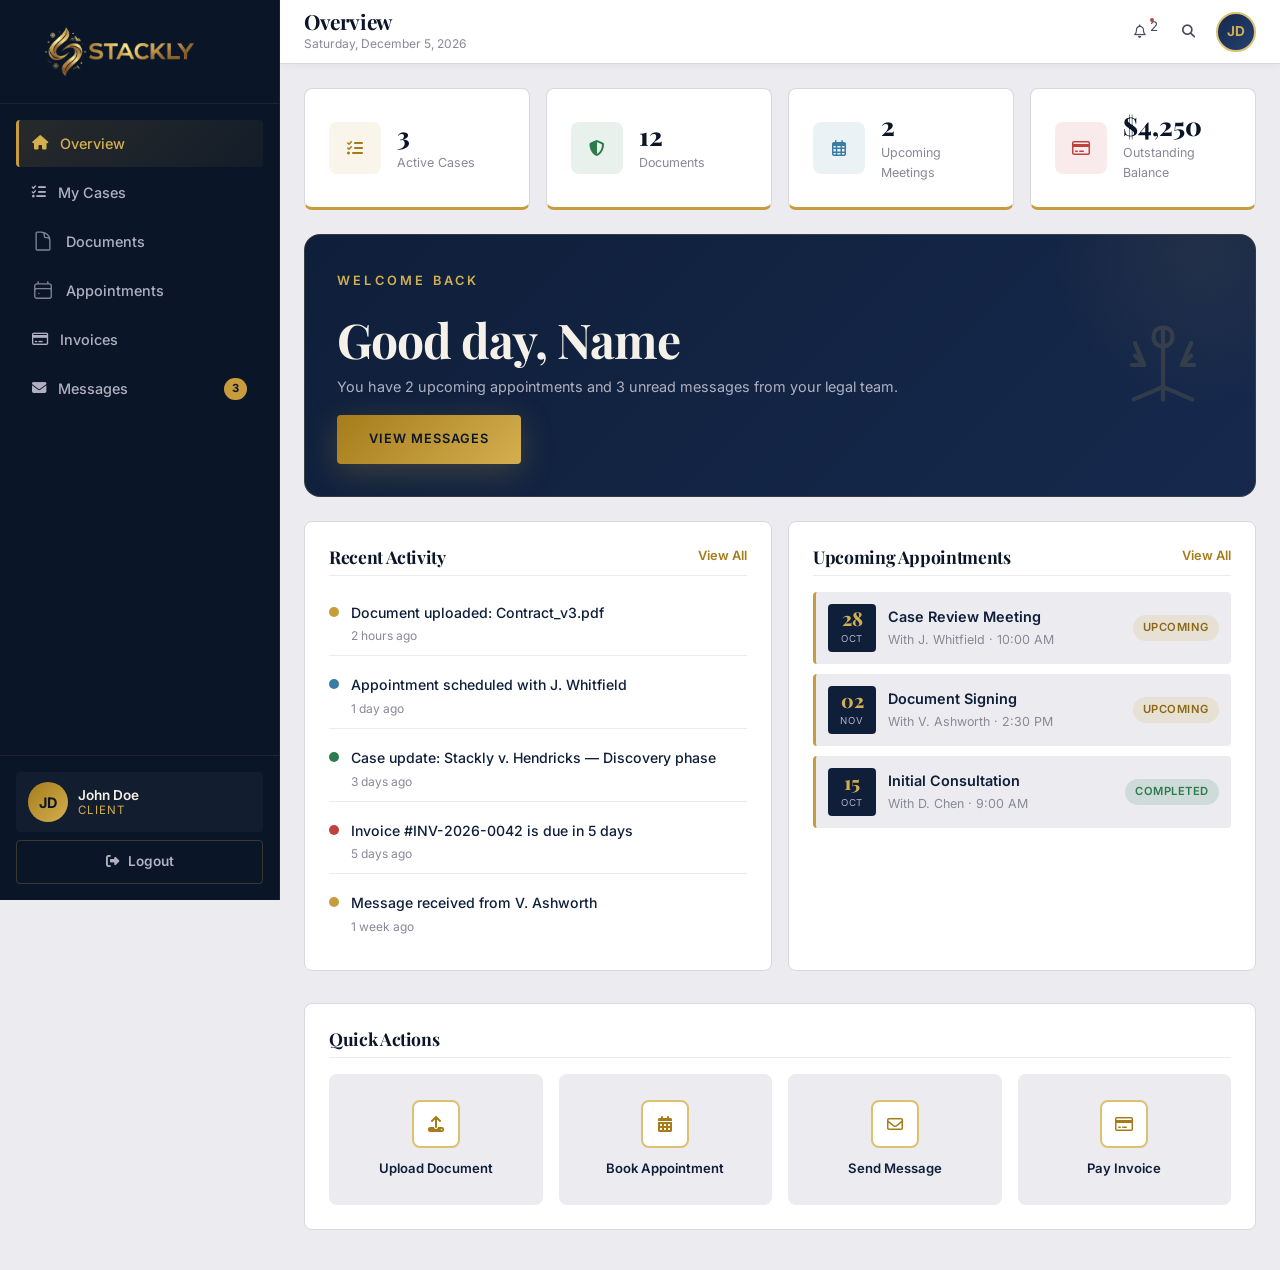
<file: client-dashboard.html>
<!DOCTYPE html>
<html lang="en">
<head>
  <meta charset="UTF-8">
  <meta name="viewport" content="width=device-width, initial-scale=1.0">
  <title>Client Dashboard — Stackly & Associates</title>
  <link rel="preconnect" href="https://fonts.googleapis.com">
  <link rel="preconnect" href="https://fonts.gstatic.com" crossorigin>
  <link rel="stylesheet"
    href="https://cdnjs.cloudflare.com/ajax/libs/font-awesome/6.5.2/css/all.min.css">
  <link href="https://fonts.googleapis.com/css2?family=Playfair+Display:wght@400;600;700;800;900&family=Inter:wght@300;400;500;600;700&family=Cormorant+Garamond:wght@400;500;600;700&display=swap" rel="stylesheet">
  <link rel="stylesheet" href="css/common.css">
  <link rel="stylesheet" href="css/client-dashboard.css">
  <link rel="stylesheet" href="css/dashboard.css">
</head>
<body class="dash-body">

  <!-- Sidebar -->
  <aside class="dash-sidebar" id="dashSidebar">
    <div class="dash-sidebar-header">
      <!-- <a href="index.html" class="dash-sidebar-logo">
        <div class="nav-logo-icon">
          <i class="fa-solid fa-scale-balanced" aria-hidden="true"></i>
        </div>
        <div class="nav-logo-text-wrap">
          <span class="nav-logo-text">Stackly</span>
          <span class="nav-logo-sub">Client Portal</span>
        </div>
      </a> -->
      <a href="index.html" class="nav-logo">
        <img src="images/logo.webp" alt="Stackly & Associates" class="nav-logo-img">
      </a>

      <button class="dash-sidebar-close" id="sidebarClose" aria-label="Close sidebar">
        <i class="fa-solid fa-xmark" aria-hidden="true"></i>
      </button>
    </div>

    <nav class="dash-sidebar-nav">
      <a href="#" class="dash-nav-item active" data-module="overview">
        <i class="fa-solid fa-house" aria-hidden="true"></i>
        <span>Overview</span>
      </a>
      <a href="#" class="dash-nav-item" data-module="cases">
        <i class="fa-solid fa-list-check" aria-hidden="true"></i>
        <span>My Cases</span>
      </a>
      <a href="#" class="dash-nav-item" data-module="documents">
        <svg xmlns="http://www.w3.org/2000/svg" fill="none" viewBox="0 0 24 24" stroke-width="1.5" stroke="currentColor"><path stroke-linecap="round" stroke-linejoin="round" d="M19.5 14.25v-2.625a3.375 3.375 0 00-3.375-3.375h-1.5A1.125 1.125 0 0113.5 7.125v-1.5a3.375 3.375 0 00-3.375-3.375H8.25m2.25 0H5.625c-.621 0-1.125.504-1.125 1.125v17.25c0 .621.504 1.125 1.125 1.125h12.75c.621 0 1.125-.504 1.125-1.125V11.25a9 9 0 00-9-9z"/></svg>
        <span>Documents</span>
      </a>
      <a href="#" class="dash-nav-item" data-module="appointments">
        <svg xmlns="http://www.w3.org/2000/svg" fill="none" viewBox="0 0 24 24" stroke-width="1.5" stroke="currentColor"><path stroke-linecap="round" stroke-linejoin="round" d="M6.75 3v2.25M17.25 3v2.25M3 18.75V7.5a2.25 2.25 0 012.25-2.25h13.5A2.25 2.25 0 0121 7.5v11.25m-18 0A2.25 2.25 0 005.25 21h13.5A2.25 2.25 0 0021 18.75m-18 0V12.75A2.25 2.25 0 015.25 10.5h13.5a2.25 2.25 0 012.25 2.25v5.25M7.5 15.75h.008v.008H7.5v-.008z"/></svg>
        <span>Appointments</span>
      </a>
      <a href="#" class="dash-nav-item" data-module="invoices">
        <i class="fa-regular fa-credit-card" aria-hidden="true"></i>
        <span>Invoices</span>
      </a>
      <a href="#" class="dash-nav-item" data-module="messages">
        <i class="fa-solid fa-envelope"></i>
        <span>Messages</span>
        <span class="dash-nav-badge">3</span>
      </a>
    </nav>

    <div class="dash-sidebar-footer">
      <div class="dash-sidebar-user">
        <div class="dash-user-avatar avatar">JD</div>
        <div class="dash-user-info">
          <span class="dash-user-name profileName">John Doe</span>
          <span class="dash-user-role">Client</span>
        </div>
      </div>
      <a href="index.html" class="dash-logout-btn">
        <i class="fa-solid fa-right-from-bracket" aria-hidden="true"></i>
        <span>Logout</span>
      </a>
    </div>
  </aside>

  <!-- Mobile overlay -->
  <div class="dash-overlay" id="dashOverlay"></div>

  <!-- Main content area -->
  <div class="dash-main" id="dashMain">
    <!-- Sticky Topbar -->
    <header class="dash-topbar">
      <button class="dash-toggle" id="dashToggle" aria-label="Toggle sidebar">
        <i class="fa-solid fa-bars" aria-hidden="true"></i>
      </button>
      <div class="dash-topbar-title">
        <h2 id="topbarTitle">Overview</h2>
        <span id="topbarDate"></span>
      </div>
      <div class="dash-topbar-actions">
        <button class="dash-topbar-icon-btn" aria-label="Notifications">
          <i class="fa-regular fa-bell" aria-hidden="true"></i>
          <span class="dash-topbar-badge">2</span>
        </button>
        <button class="dash-topbar-icon-btn" aria-label="Search">
          <i class="fa-solid fa-magnifying-glass" aria-hidden="true"></i>
        </button>
        <div class="dash-topbar-avatar avatar">JD</div>
      </div>
    </header>

    <!-- Content scroll area -->
    <div class="dash-content">

      <!-- ===== MODULE: OVERVIEW ===== -->
      <section class="dash-module active" id="module-overview">
        <!-- Stat cards -->
        <div class="dash-stats-grid">
          <div class="dash-stat-card">
            <div class="dash-stat-icon" style="background: rgba(200,155,60,0.1); color: var(--gold-600);">
              <i class="fa-solid fa-list-check" aria-hidden="true"></i>
            </div>
            <div class="dash-stat-info">
              <span class="dash-stat-num">3</span>
              <span class="dash-stat-label">Active Cases</span>
            </div>
          </div>
          <div class="dash-stat-card">
            <div class="dash-stat-icon" style="background: rgba(45,122,79,0.1); color: var(--success);">
              <i class="fa-solid fa-shield-halved" aria-hidden="true"></i>
            </div>
            <div class="dash-stat-info">
              <span class="dash-stat-num">12</span>
              <span class="dash-stat-label">Documents</span>
            </div>
          </div>
          <div class="dash-stat-card">
            <div class="dash-stat-icon" style="background: rgba(58,124,165,0.1); color: var(--info);">
              <i class="fa-regular fa-calendar-days" aria-hidden="true"></i>
            </div>
            <div class="dash-stat-info">
              <span class="dash-stat-num">2</span>
              <span class="dash-stat-label">Upcoming Meetings</span>
            </div>
          </div>
          <div class="dash-stat-card">
            <div class="dash-stat-icon" style="background: rgba(192,65,60,0.1); color: var(--error);">
              <i class="fa-regular fa-credit-card" aria-hidden="true"></i>
            </div>
            <div class="dash-stat-info">
              <span class="dash-stat-num">$4,250</span>
              <span class="dash-stat-label">Outstanding Balance</span>
            </div>
          </div>
        </div>

        <!-- Welcome banner -->
        <div class="dash-welcome-banner">
          <div class="dash-welcome-text">
            <span class="eyebrow" style="color: var(--gold-400);">Welcome back</span>
            <h2>Good day, <span class="profileName"> Name </span></h2>
            <p>You have 2 upcoming appointments and 3 unread messages from your legal team.</p>
            <a href="#" class="btn btn-gold dash-welcome-btn" data-module-link="messages">View Messages</a>
          </div>
          <div class="dash-welcome-illustration">
            <svg xmlns="http://www.w3.org/2000/svg" fill="none" viewBox="0 0 24 24" stroke-width="1" stroke="currentColor"><path stroke-linecap="round" stroke-linejoin="round" d="M12 3v17.25M12 3c-1.5 0-2.25 1-2.25 2.25S10.5 7.5 12 7.5M12 3c1.5 0 2.25 1 2.25 2.25S13.5 7.5 12 7.5M12 7.5v2.25M5.25 6.75L7.5 12M7.5 12L5.25 9.75M7.5 12H4.5M18.75 6.75L16.5 12M16.5 12l2.25-2.25M16.5 12h3M12 17.25L5 20.25M12 17.25l7 3"/></svg>
          </div>
        </div>

        <!-- Recent activity + upcoming -->
        <div class="dash-two-col">
          <div class="dash-card">
            <div class="dash-card-header">
              <h3>Recent Activity</h3>
              <a href="dashboardError.html" class="dash-card-link">View All</a>
            </div>
            <div class="dash-activity-list">
              <div class="dash-activity-item">
                <div class="dash-activity-dot" style="background: var(--gold-500);"></div>
                <div class="dash-activity-content">
                  <span class="dash-activity-title">Document uploaded: Contract_v3.pdf</span>
                  <span class="dash-activity-time">2 hours ago</span>
                </div>
              </div>
              <div class="dash-activity-item">
                <div class="dash-activity-dot" style="background: var(--info);"></div>
                <div class="dash-activity-content">
                  <span class="dash-activity-title">Appointment scheduled with J. Whitfield</span>
                  <span class="dash-activity-time">1 day ago</span>
                </div>
              </div>
              <div class="dash-activity-item">
                <div class="dash-activity-dot" style="background: var(--success);"></div>
                <div class="dash-activity-content">
                  <span class="dash-activity-title">Case update: Stackly v. Hendricks — Discovery phase</span>
                  <span class="dash-activity-time">3 days ago</span>
                </div>
              </div>
              <div class="dash-activity-item">
                <div class="dash-activity-dot" style="background: var(--error);"></div>
                <div class="dash-activity-content">
                  <span class="dash-activity-title">Invoice #INV-2026-0042 is due in 5 days</span>
                  <span class="dash-activity-time">5 days ago</span>
                </div>
              </div>
              <div class="dash-activity-item">
                <div class="dash-activity-dot" style="background: var(--gold-500);"></div>
                <div class="dash-activity-content">
                  <span class="dash-activity-title">Message received from V. Ashworth</span>
                  <span class="dash-activity-time">1 week ago</span>
                </div>
              </div>
            </div>
          </div>

          <div class="dash-card">
            <div class="dash-card-header">
              <h3>Upcoming Appointments</h3>
              <a href="dashboardError.html" class="dash-card-link" >View All</a>  <!-- data-module-link="appointments" -->
            </div>
            <div class="dash-appointment-list">
              <div class="dash-appointment-item">
                <div class="dash-appointment-date">
                  <span class="dash-appt-day">28</span>
                  <span class="dash-appt-month">OCT</span>
                </div>
                <div class="dash-appointment-info">
                  <span class="dash-appt-title">Case Review Meeting</span>
                  <span class="dash-appt-detail">With J. Whitfield · 10:00 AM</span>
                </div>
                <span class="dash-appt-status upcoming">Upcoming</span>
              </div>
              <div class="dash-appointment-item">
                <div class="dash-appointment-date">
                  <span class="dash-appt-day">02</span>
                  <span class="dash-appt-month">NOV</span>
                </div>
                <div class="dash-appointment-info">
                  <span class="dash-appt-title">Document Signing</span>
                  <span class="dash-appt-detail">With V. Ashworth · 2:30 PM</span>
                </div>
                <span class="dash-appt-status upcoming">Upcoming</span>
              </div>
              <div class="dash-appointment-item">
                <div class="dash-appointment-date">
                  <span class="dash-appt-day">15</span>
                  <span class="dash-appt-month">OCT</span>
                </div>
                <div class="dash-appointment-info">
                  <span class="dash-appt-title">Initial Consultation</span>
                  <span class="dash-appt-detail">With D. Chen · 9:00 AM</span>
                </div>
                <span class="dash-appt-status completed">Completed</span>
              </div>
            </div>
          </div>
        </div>

        <!-- Quick links -->
        <div class="dash-card">
          <div class="dash-card-header">
            <h3>Quick Actions</h3>
          </div>
          <div class="dash-quick-actions">
            <a href="dashboardError.html" class="dash-quick-action" data-module-link="documents">
              <div class="dash-qa-icon"><i class="fa-solid fa-upload"></i></div>
              <span>Upload Document</span>
            </a>
            <a href="dashboardError.html" class="dash-quick-action" data-module-link="appointments">
              <div class="dash-qa-icon"><i class="fa-solid fa-calendar-days"></i></div>
              <span>Book Appointment</span>
            </a>
            <a href="dashboardError.html" class="dash-quick-action" data-module-link="messages">
              <div class="dash-qa-icon"><i class="fa-regular fa-envelope"></i></div>
              <span>Send Message</span>
            </a>
            <a href="dashboardError.html" class="dash-quick-action" data-module-link="invoices">
              <div class="dash-qa-icon"><i class="fa-regular fa-credit-card" aria-hidden="true"></i></div>
              <span>Pay Invoice</span>
            </a>
          </div>
        </div>
      </section>

      <!-- ===== MODULE: CASES ===== -->
      <section class="dash-module" id="module-cases">
        <div class="dash-module-header">
          <h3>My Cases</h3>
          <p>Track the progress of all your active and past legal cases.</p>
        </div>

        <div class="dash-cases-grid">
          <div class="dash-case-card">
            <div class="dash-case-top">
              <span class="dash-case-tag active">Active</span>
              <span class="dash-case-num">#C-2026-0142</span>
            </div>
            <h4>Stackly v. Hendricks Corp.</h4>
            <p class="dash-case-desc">Breach of contract dispute regarding software delivery terms.</p>
            <div class="dash-case-meta">
              <div class="dash-case-meta-item"><span>Attorney</span><strong>J. Whitfield</strong></div>
              <div class="dash-case-meta-item"><span>Filed</span><strong>Jan 15, 2026</strong></div>
              <div class="dash-case-meta-item"><span>Next Date</span><strong>Nov 5, 2026</strong></div>
            </div>
            <div class="dash-case-progress">
              <div class="dash-case-progress-top"><span>Discovery Phase</span><span>65%</span></div>
              <div class="dash-case-progress-bar"><div class="dash-case-progress-fill" style="width: 65%"></div></div>
            </div>
            <div class="dash-case-timeline-mini">
              <div class="dash-ctm-item done">Filed</div>
              <div class="dash-ctm-item done">Initial Hearing</div>
              <div class="dash-ctm-item current">Discovery</div>
              <div class="dash-ctm-item">Trial</div>
            </div>
          </div>

          <div class="dash-case-card">
            <div class="dash-case-top">
              <span class="dash-case-tag active">Active</span>
              <span class="dash-case-num">#C-2026-0098</span>
            </div>
            <h4>Estate Planning — Doe Family Trust</h4>
            <p class="dash-case-desc">Establishment of family trust and estate planning documents.</p>
            <div class="dash-case-meta">
              <div class="dash-case-meta-item"><span>Attorney</span><strong>V. Ashworth</strong></div>
              <div class="dash-case-meta-item"><span>Opened</span><strong>Mar 3, 2026</strong></div>
              <div class="dash-case-meta-item"><span>Next Date</span><strong>Oct 28, 2026</strong></div>
            </div>
            <div class="dash-case-progress">
              <div class="dash-case-progress-top"><span>Document Drafting</span><span>80%</span></div>
              <div class="dash-case-progress-bar"><div class="dash-case-progress-fill" style="width: 80%"></div></div>
            </div>
            <div class="dash-case-timeline-mini">
              <div class="dash-ctm-item done">Consultation</div>
              <div class="dash-ctm-item done">Planning</div>
              <div class="dash-ctm-item current">Drafting</div>
              <div class="dash-ctm-item">Signing</div>
            </div>
          </div>

          <div class="dash-case-card">
            <div class="dash-case-top">
              <span class="dash-case-tag pending">Pending</span>
              <span class="dash-case-num">#C-2026-0211</span>
            </div>
            <h4>Patent Application — TechNova</h4>
            <p class="dash-case-desc">USPTO patent filing for a new software algorithm.</p>
            <div class="dash-case-meta">
              <div class="dash-case-meta-item"><span>Attorney</span><strong>D. Chen</strong></div>
              <div class="dash-case-meta-item"><span>Filed</span><strong>Sep 20, 2026</strong></div>
              <div class="dash-case-meta-item"><span>Next Date</span><strong>TBD</strong></div>
            </div>
            <div class="dash-case-progress">
              <div class="dash-case-progress-top"><span>USPTO Review</span><span>30%</span></div>
              <div class="dash-case-progress-bar"><div class="dash-case-progress-fill" style="width: 30%"></div></div>
            </div>
            <div class="dash-case-timeline-mini">
              <div class="dash-ctm-item done">Filed</div>
              <div class="dash-ctm-item current">USPTO Review</div>
              <div class="dash-ctm-item">Office Action</div>
              <div class="dash-ctm-item">Grant</div>
            </div>
          </div>
        </div>

        <div class="dash-card">
          <div class="dash-card-header">
            <h3>Case History</h3>
          </div>
          <div class="dash-table-wrap">
            <table class="dash-table">
              <thead>
                <tr><th>Case #</th><th>Title</th><th>Attorney</th><th>Status</th><th>Date</th></tr>
              </thead>
              <tbody>
                <tr><td>#C-2025-0087</td><td>Property Dispute — Madison LLC</td><td>S. Martinez</td><td><span class="dash-status completed">Won</span></td><td>Dec 2025</td></tr>
                <tr><td>#C-2025-0034</td><td>Contract Review — TechNova Inc.</td><td>J. Whitfield</td><td><span class="dash-status completed">Closed</span></td><td>Aug 2025</td></tr>
                <tr><td>#C-2024-0156</td><td>Custody Modification</td><td>V. Ashworth</td><td><span class="dash-status completed">Resolved</span></td><td>Nov 2024</td></tr>
                <tr><td>#C-2024-0078</td><td>Trademark Registration</td><td>D. Chen</td><td><span class="dash-status completed">Granted</span></td><td>Jul 2024</td></tr>
              </tbody>
            </table>
          </div>
        </div>
      </section>

      <!-- ===== MODULE: DOCUMENTS ===== -->
      <section class="dash-module" id="module-documents">
        <div class="dash-module-header">
          <h3>My Documents</h3>
          <p>Access, download, and upload legal documents related to your cases.</p>
        </div>

        <div class="dash-upload-zone" id="uploadZone">
          <i class="fa-solid fa-upload"></i>
          <h4>Drag &amp; drop files here or click to browse</h4>
          <p>Supported formats: PDF, DOC, DOCX, JPG, PNG (max 10MB)</p>
          <input type="file" id="fileInput" multiple style="display:none;">
        </div>

        <div class="dash-doc-filters">
          <button class="dash-doc-filter active" data-doc-filter="all">All</button>
          <button class="dash-doc-filter" data-doc-filter="contract">Contracts</button>
          <button class="dash-doc-filter" data-doc-filter="court">Court Filings</button>
          <button class="dash-doc-filter" data-doc-filter="evidence">Evidence</button>
          <button class="dash-doc-filter" data-doc-filter="other">Other</button>
        </div>

        <div class="dash-doc-grid">
          <div class="dash-doc-card" data-doc-type="contract">
            <div class="dash-doc-icon pdf"><span>PDF</span></div>
            <div class="dash-doc-info">
              <h4>Contract_v3.pdf</h4>
              <span>248 KB · Uploaded Oct 12</span>
            </div>
            <button class="dash-doc-action" aria-label="Download"><i class="fa-solid fa-download"></i></button>
          </div>
          <div class="dash-doc-card" data-doc-type="court">
            <div class="dash-doc-icon pdf"><span>PDF</span></div>
            <div class="dash-doc-info">
              <h4>Discovery_Motion.pdf</h4>
              <span>512 KB · Uploaded Oct 8</span>
            </div>
            <button class="dash-doc-action" aria-label="Download"><i class="fa-solid fa-download"></i></button>
          </div>
          <div class="dash-doc-card" data-doc-type="contract">
            <div class="dash-doc-icon doc"><span>DOC</span></div>
            <div class="dash-doc-info">
              <h4>Settlement_Draft.docx</h4>
              <span>186 KB · Uploaded Oct 5</span>
            </div>
            <button class="dash-doc-action" aria-label="Download"><i class="fa-solid fa-download"></i></button>
          </div>
          <div class="dash-doc-card" data-doc-type="evidence">
            <div class="dash-doc-icon img"><span>JPG</span></div>
            <div class="dash-doc-info">
              <h4>Evidence_Photo_01.jpg</h4>
              <span>1.2 MB · Uploaded Sep 28</span>
            </div>
            <button class="dash-doc-action" aria-label="Download"><i class="fa-solid fa-download"></i></button>
          </div>
          <div class="dash-doc-card" data-doc-type="court">
            <div class="dash-doc-icon pdf"><span>PDF</span></div>
            <div class="dash-doc-info">
              <h4>Court_Filing_Reply.pdf</h4>
              <span>340 KB · Uploaded Sep 22</span>
            </div>
            <button class="dash-doc-action" aria-label="Download"><i class="fa-solid fa-download"></i></button>
          </div>
          <div class="dash-doc-card" data-doc-type="other">
            <div class="dash-doc-icon doc"><span>DOC</span></div>
            <div class="dash-doc-info">
              <h4>Trust_Agreement_v2.docx</h4>
              <span>224 KB · Uploaded Sep 15</span>
            </div>
            <button class="dash-doc-action" aria-label="Download"><i class="fa-solid fa-download"></i></button>
          </div>
        </div>
      </section>

      <!-- ===== MODULE: APPOINTMENTS ===== -->
      <section class="dash-module" id="module-appointments">
        <div class="dash-module-header">
          <h3>Appointments</h3>
          <p>View and manage your upcoming and past appointments with our attorneys.</p>
        </div>

        <div class="dash-appt-calendar">
          <div class="dash-cal-header">
            <button class="dash-cal-nav" id="calPrev"><i class="fa-solid fa-chevron-left"></i></button>
            <h4 id="calMonthLabel">October 2026</h4>
            <button class="dash-cal-nav" id="calNext"><i class="fa-solid fa-chevron-right"></i></button>
          </div>
          <div class="dash-cal-weekdays">
            <span>Sun</span><span>Mon</span><span>Tue</span><span>Wed</span><span>Thu</span><span>Fri</span><span>Sat</span>
          </div>
          <div class="dash-cal-days" id="calDays"></div>
        </div>

        <div class="dash-card">
          <div class="dash-card-header"><h3>All Appointments</h3></div>
          <div class="dash-table-wrap">
            <table class="dash-table">
              <thead><tr><th>Date</th><th>Time</th><th>Title</th><th>Attorney</th><th>Status</th></tr></thead>
              <tbody>
                <tr><td>Oct 28, 2026</td><td>10:00 AM</td><td>Case Review Meeting</td><td>J. Whitfield</td><td><span class="dash-status upcoming">Upcoming</span></td></tr>
                <tr><td>Nov 2, 2026</td><td>2:30 PM</td><td>Document Signing</td><td>V. Ashworth</td><td><span class="dash-status upcoming">Upcoming</span></td></tr>
                <tr><td>Oct 15, 2026</td><td>9:00 AM</td><td>Initial Consultation</td><td>D. Chen</td><td><span class="dash-status completed">Completed</span></td></tr>
                <tr><td>Sep 28, 2026</td><td>11:00 AM</td><td>Patent Strategy</td><td>D. Chen</td><td><span class="dash-status completed">Completed</span></td></tr>
                <tr><td>Sep 10, 2026</td><td>3:00 PM</td><td>Case Strategy Session</td><td>J. Whitfield</td><td><span class="dash-status completed">Completed</span></td></tr>
              </tbody>
            </table>
          </div>
        </div>

        <a href="dashboardError.html" class="btn btn-gold dash-book-btn">Request New Appointment</a>
      </section>

      <!-- ===== MODULE: INVOICES ===== -->
      <section class="dash-module" id="module-invoices">
        <div class="dash-module-header">
          <h3>Invoices &amp; Billing</h3>
          <p>View, pay, and download your invoices from Stackly &amp; Associates.</p>
        </div>

        <div class="dash-billing-summary">
          <div class="dash-bill-card">
            <span class="dash-bill-label">Total Outstanding</span>
            <span class="dash-bill-amount">$4,250</span>
            <a href="#" class="btn btn-gold dash-bill-pay">Pay Now</a>
          </div>
          <div class="dash-bill-card">
            <span class="dash-bill-label">Paid This Year</span>
            <span class="dash-bill-amount">$18,500</span>
            <span class="dash-bill-sub">8 invoices settled</span>
          </div>
          <div class="dash-bill-card">
            <span class="dash-bill-label">Next Due Date</span>
            <span class="dash-bill-amount">Oct 26</span>
            <span class="dash-bill-sub">Invoice #INV-2026-0042</span>
          </div>
        </div>

        <div class="dash-card">
          <div class="dash-card-header"><h3>Invoice History</h3></div>
          <div class="dash-table-wrap">
            <table class="dash-table">
              <thead><tr><th>Invoice #</th><th>Description</th><th>Amount</th><th>Date</th><th>Status</th><th>Action</th></tr></thead>
              <tbody>
                <tr><td>INV-2026-0042</td><td>Discovery phase — Case #C-2026-0142</td><td>$4,250</td><td>Oct 12</td><td><span class="dash-status pending">Due</span></td><td><button class="dash-mini-btn pay" onclick="window.location.href='dashboardError.html'">Pay</button></td></tr>
                <tr><td>INV-2026-0038</td><td>Trust drafting — Case #C-2026-0098</td><td>$3,200</td><td>Sep 28</td><td><span class="dash-status completed">Paid</span></td><td><button class="dash-mini-btn download" onclick="window.location.href='dashboardError.html'">Download</button></td></tr>
                <tr><td>INV-2026-0031</td><td>Patent filing fees — Case #C-2026-0211</td><td>$2,800</td><td>Sep 20</td><td><span class="dash-status completed">Paid</span></td><td><button class="dash-mini-btn download" onclick="window.location.href='dashboardError.html'">Download</button></td></tr>
                <tr><td>INV-2026-0025</td><td>Consultation &amp; strategy</td><td>$1,500</td><td>Aug 15</td><td><span class="dash-status completed">Paid</span></td><td><button class="dash-mini-btn download" onclick="window.location.href='dashboardError.html'">Download</button></td></tr>
                <tr><td>INV-2026-0018</td><td>Contract review — TechNova</td><td>$2,200</td><td>Jul 10</td><td><span class="dash-status completed">Paid</span></td><td><button class="dash-mini-btn download" onclick="window.location.href='dashboardError.html'">Download</button></td></tr>
              </tbody>
            </table>
          </div>
        </div>

        <div class="dash-card">
          <div class="dash-card-header"><h3>Payment Methods</h3></div>
          <div class="dash-pay-methods">
            <div class="dash-pay-method active">
              <div class="dash-pm-icon"><i class="fa-regular fa-credit-card" aria-hidden="true"></i></div>
              <div class="dash-pm-info"><strong>Visa ending 4521</strong><span>Expires 08/2028</span></div>
              <span class="dash-pm-default">Default</span>
            </div>
            <button class="dash-pay-add" onclick="window.location.href='dashboardError.html'"> <i class="fa-solid fa-plus"></i> Add Payment Method</button>
          </div>
        </div>
      </section>

      <!-- ===== MODULE: MESSAGES ===== -->
      <section class="dash-module" id="module-messages">
        <div class="dash-module-header">
          <h3>Messages</h3>
          <p>Secure communication with your legal team at Stackly &amp; Associates.</p>
        </div>

        <div class="dash-msg-layout">
          <div class="dash-msg-sidebar">
            <button class="dash-msg-compose">Compose New Message</button>
            <div class="dash-msg-conv-list">
              <div class="dash-msg-conv active" data-conv="0">
                <div class="dash-msg-conv-avatar" style="background: var(--navy-700);">JW</div>
                <div class="dash-msg-conv-info">
                  <span class="dash-msg-conv-name">James Whitfield</span>
                  <span class="dash-msg-conv-preview">The discovery documents are ready...</span>
                </div>
                <span class="dash-msg-conv-badge">2</span>
              </div>
              <div class="dash-msg-conv" data-conv="1">
                <div class="dash-msg-conv-avatar" style="background: var(--gold-600);">VA</div>
                <div class="dash-msg-conv-info">
                  <span class="dash-msg-conv-name">Victoria Ashworth</span>
                  <span class="dash-msg-conv-preview">Your trust documents need your signature...</span>
                </div>
                <span class="dash-msg-conv-badge">1</span>
              </div>
              <div class="dash-msg-conv" data-conv="2">
                <div class="dash-msg-conv-avatar" style="background: var(--info);">DC</div>
                <div class="dash-msg-conv-info">
                  <span class="dash-msg-conv-name">David Chen</span>
                  <span class="dash-msg-conv-preview">USPTO has acknowledged your filing...</span>
                </div>
              </div>
            </div>
          </div>

          <div class="dash-msg-main">
            <div class="dash-msg-header">
              <div class="dash-msg-peer">
                <div class="dash-msg-peer-avatar" style="background: var(--navy-700);">JW</div>
                <div><strong>James Whitfield</strong><span>Senior Partner — Corporate Law</span></div>
              </div>
            </div>
            <div class="dash-msg-thread" id="msgThread">
              <div class="dash-msg-bubble received">
                <p>Good morning John, I wanted to let you know that the discovery documents for your case (#C-2026-0142) are now ready for your review.</p>
                <span class="dash-msg-time">Oct 14, 9:32 AM</span>
              </div>
              <div class="dash-msg-bubble sent">
                <p>Thank you, James. I'll review them this afternoon. Are there any specific sections I should focus on?</p>
                <span class="dash-msg-time">Oct 14, 10:15 AM</span>
              </div>
              <div class="dash-msg-bubble received">
                <p>Yes, please pay special attention to Section 3 — the email correspondence between the parties. It's critical to our argument.</p>
                <span class="dash-msg-time">Oct 14, 10:28 AM</span>
              </div>
            </div>
            <div class="dash-msg-input-area">
              <input type="text" id="msgInput" placeholder="Type your message...">
              <button id="msgSend" class="btn btn-gold dash-msg-send" onclick="window.location.href='dashboardError.html'">
                <i class="fa-solid fa-location-arrow"></i>
              </button>
            </div>
          </div>
        </div>
      </section>

    </div>
  </div>

  <script src="js/common.js"></script>
  <script src="js/dashboard-client.js"></script>
</body>
</html>
</file>
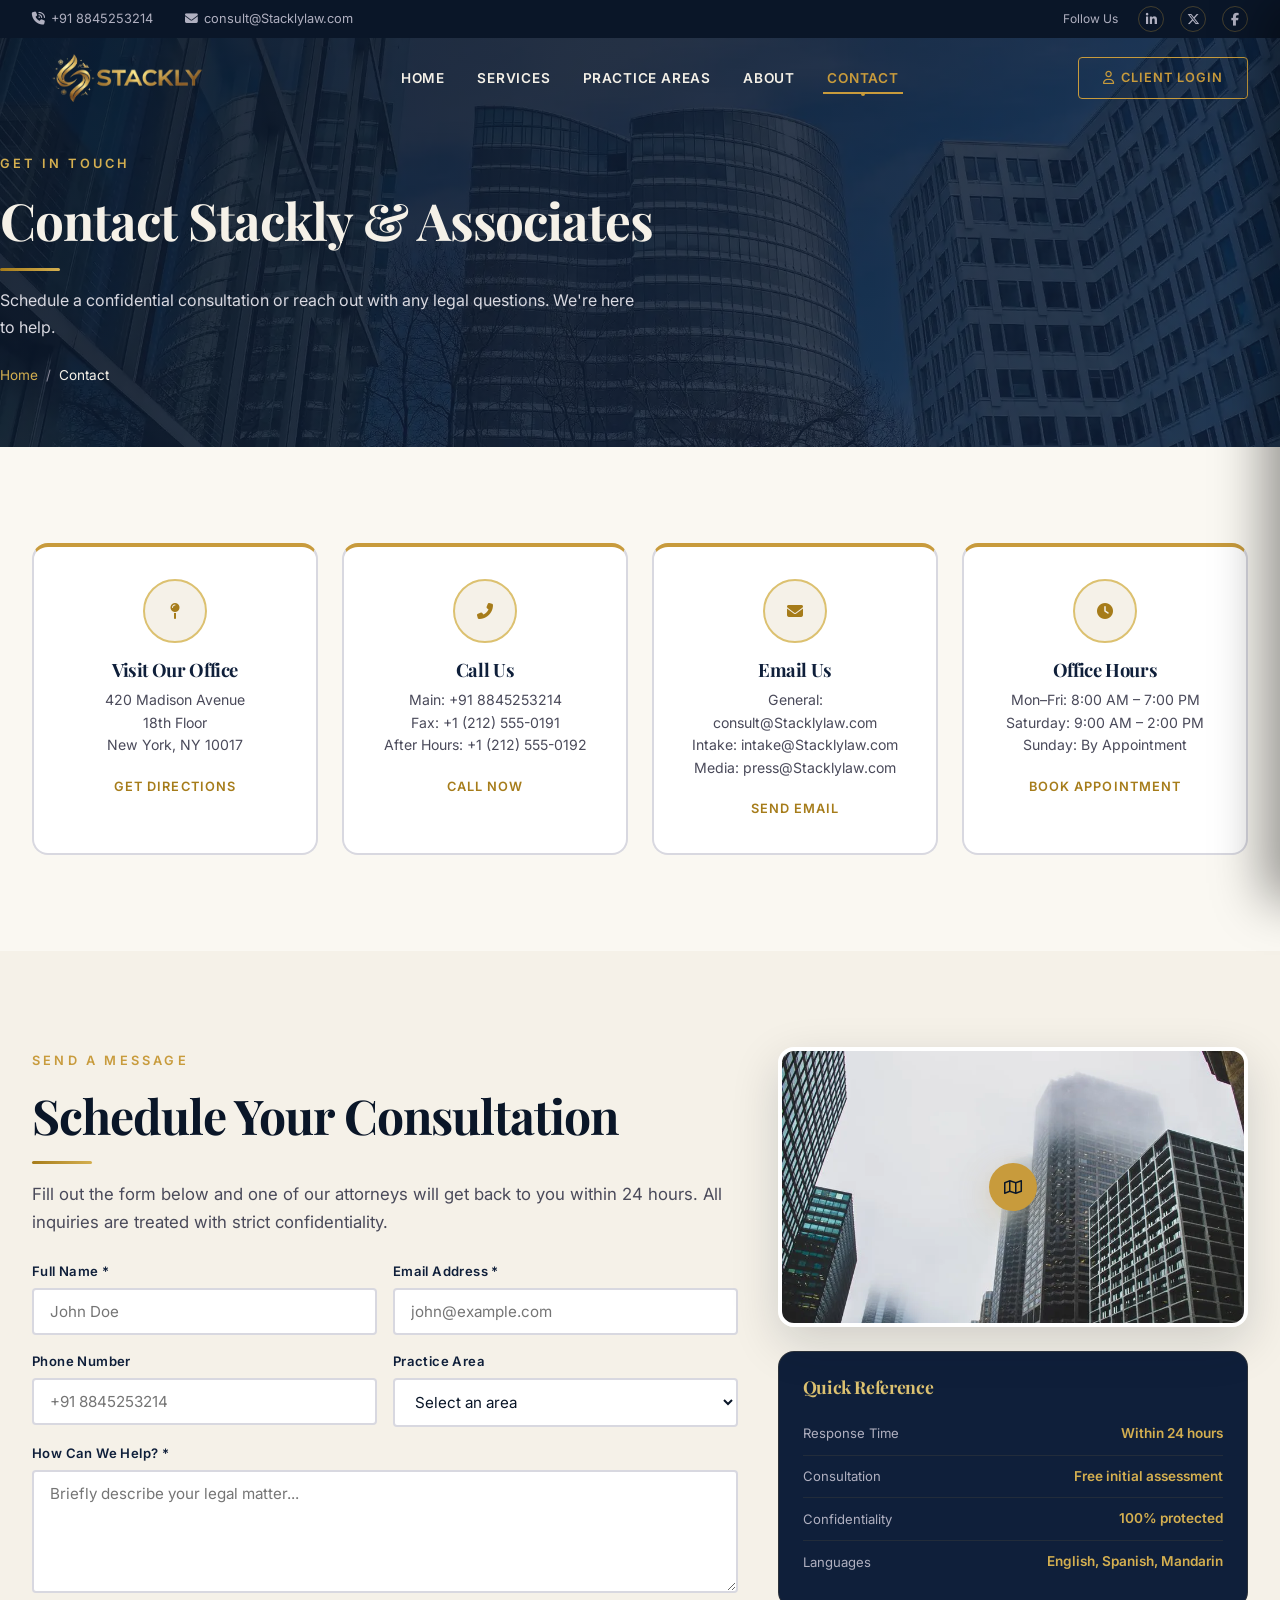
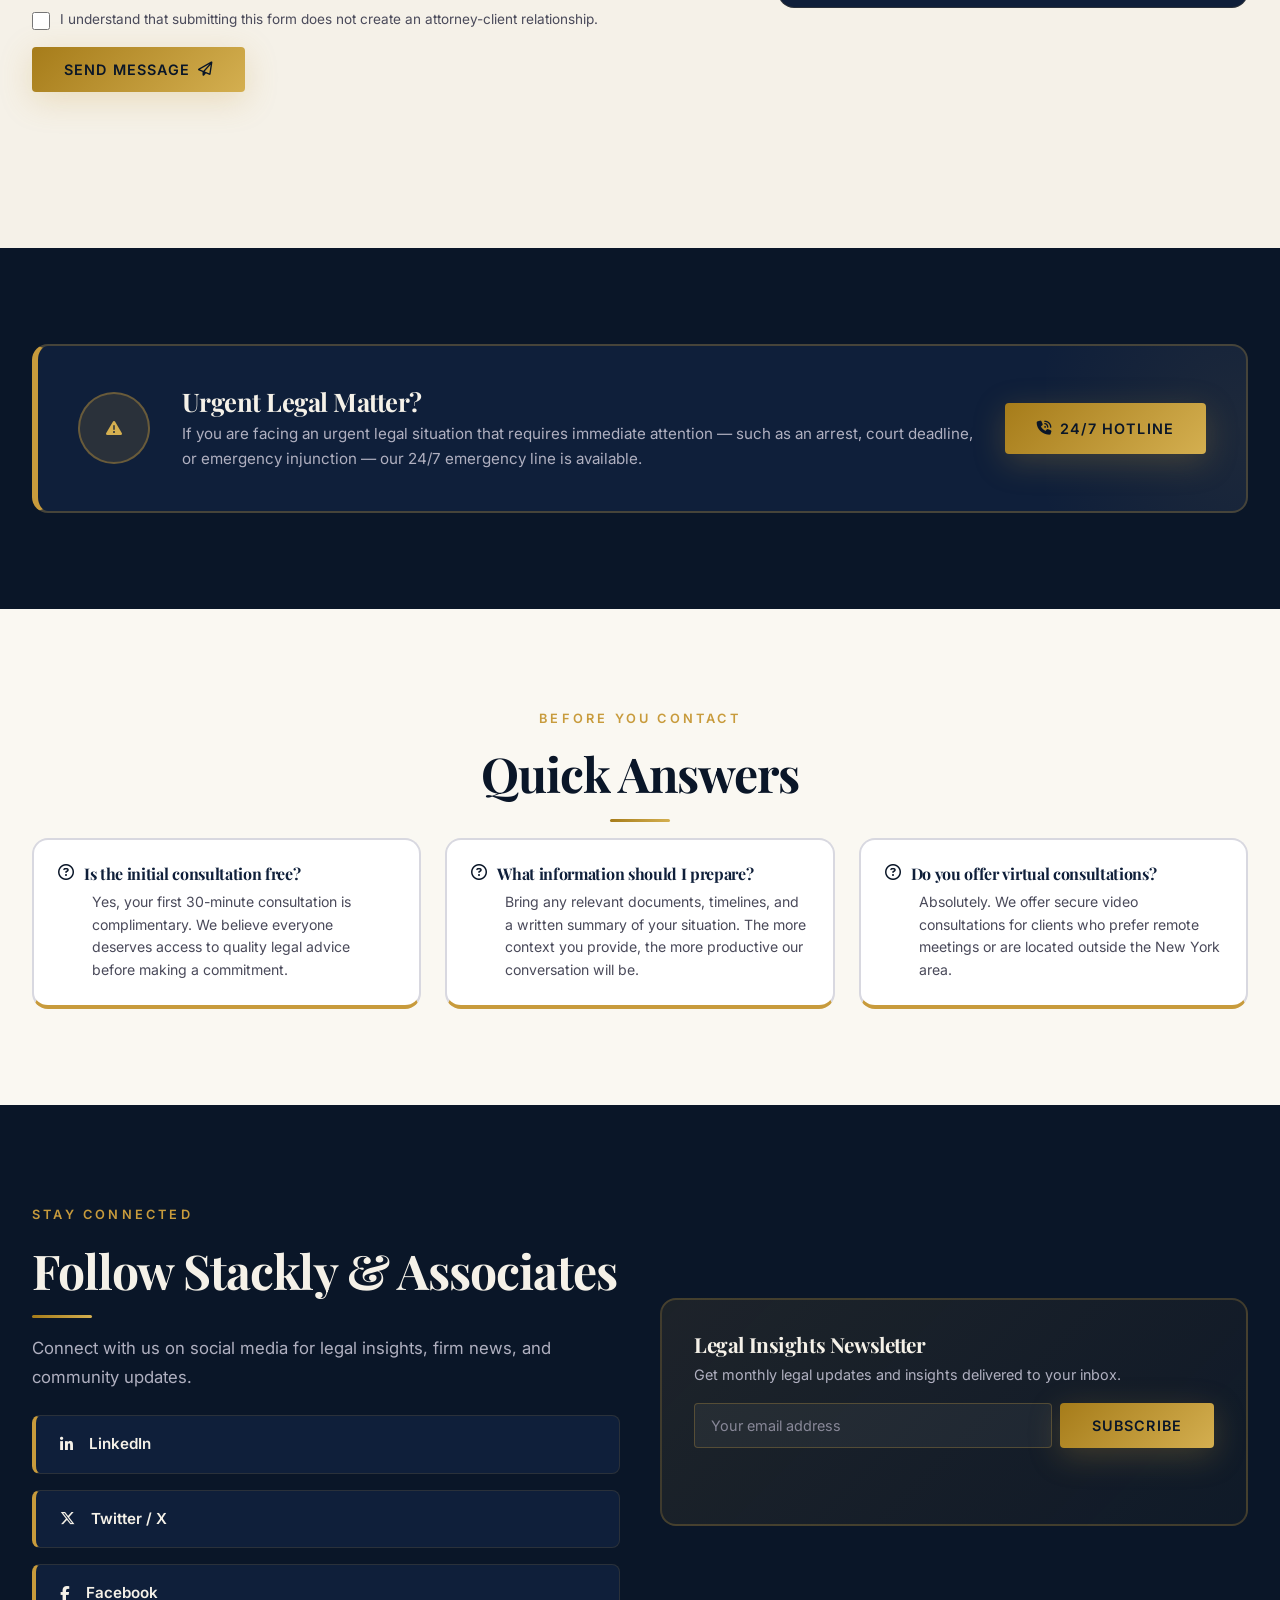
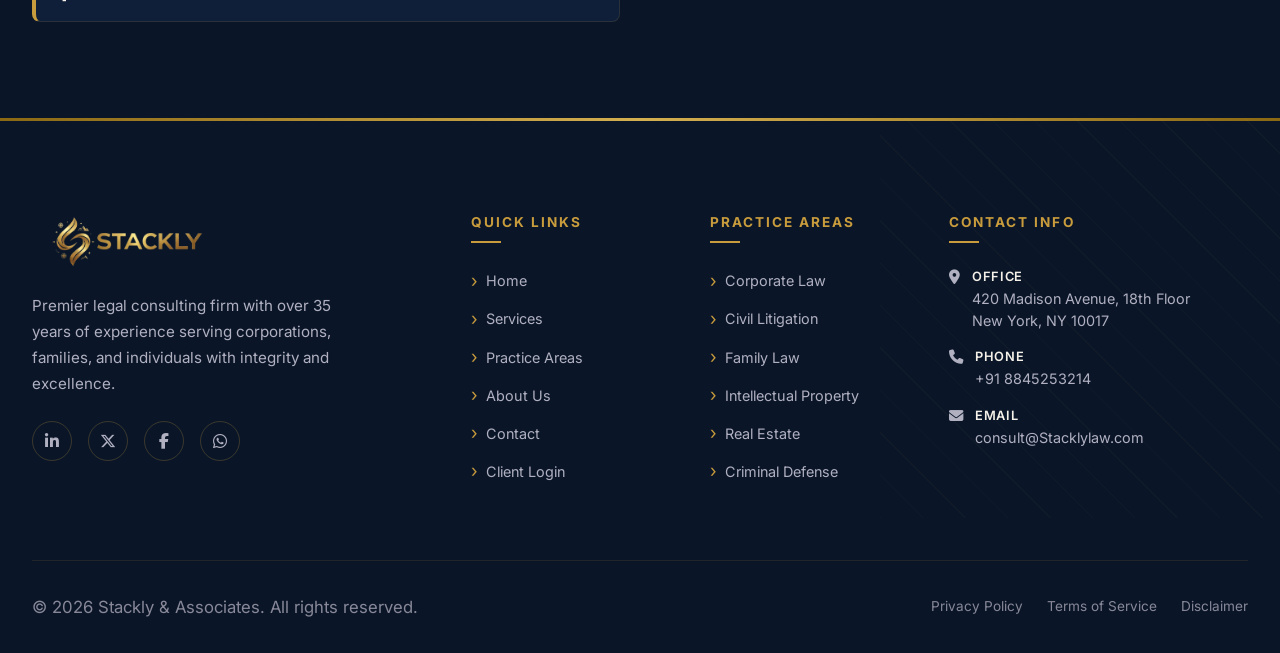
<file: contact.html>
<!DOCTYPE html>
<html lang="en">
<head>
  <meta charset="UTF-8">
  <meta name="viewport" content="width=device-width, initial-scale=1.0">
  <title>Contact Us — Stackly & Associates</title>
  <meta name="description" content="Contact Stackly & Associates to schedule a confidential legal consultation. Reach us by phone, email, or visit our Manhattan office.">
  <link rel="preconnect" href="https://fonts.googleapis.com">
  <link rel="preconnect" href="https://fonts.gstatic.com" crossorigin>
  <link rel="stylesheet"
    href="https://cdnjs.cloudflare.com/ajax/libs/font-awesome/6.5.2/css/all.min.css">
  <link href="https://fonts.googleapis.com/css2?family=Playfair+Display:wght@400;600;700;800;900&family=Inter:wght@300;400;500;600;700&family=Cormorant+Garamond:wght@400;500;600;700&display=swap" rel="stylesheet">
  <link rel="stylesheet" href="css/common.css">
  <link rel="stylesheet" href="css/contact.css">
</head>
<body>

  <div class="page-loader">
    <div class="loader-scales"><div class="loader-scales-bowl left"></div><div class="loader-scales-bowl right"></div></div>
    <div class="loader-text">Stackly</div>
  </div>
  <div class="scroll-progress"></div>

  <!-- Navigation -->
  <div class="nav-wrapper">
    <div class="nav-bar-top">
      <div class="nav-bar-top-inner">
        <div class="nav-top-info">
          <span>
            <i class="fa-solid fa-phone-volume"></i>
            +91 8845253214
          </span>
          <span>
            <i class="fa-solid fa-envelope"></i>
            consult@Stacklylaw.com
          </span>
        </div>
        <!-- =========== -->
        <div class="nav-top-social">
          <span style="font-size:0.75rem;color:var(--gray-300);margin-right:4px;">Follow Us</span>
          <a href="#" aria-label="LinkedIn">
            <i class="fa-brands fa-linkedin-in"></i>
          </a>

          <a href="#" aria-label="X (Twitter)">
            <i class="fa-brands fa-x-twitter"></i>
          </a>

          <a href="#" aria-label="Facebook">
            <i class="fa-brands fa-facebook-f"></i>
          </a>
        </div>
      </div>
    </div>
    <nav class="nav-main">
      <a href="index.html" class="nav-logo">
        <img src="images/logo.webp" alt="Stackly & Associates" class="nav-logo-img">
      </a>
      <ul class="nav-links">
        <li><a href="index.html" class="nav-link">Home</a></li>
        <li><a href="services.html" class="nav-link">Services</a></li>
        <li><a href="practice-areas.html" class="nav-link">Practice Areas</a></li>
        <li><a href="about.html" class="nav-link">About</a></li>
        <li><a href="contact.html" class="nav-link">Contact</a></li>
      </ul>
      <div class="nav-actions">
        <a href="login.html" class="nav-btn-login"><i class="fa-regular fa-user"></i> Client Login</a>
      </div>
      <button class="nav-hamburger" aria-label="Toggle menu"><span></span><span></span><span></span></button>
    </nav>
  </div>

  <div class="mobile-menu-overlay"></div>
  <aside class="mobile-menu">
    <div class="mobile-menu-header">
      <div class="mobile-menu-logo">STACK<span>LY</span></div>
      <button class="mobile-menu-close" aria-label="Close menu"><svg xmlns="http://www.w3.org/2000/svg" fill="none" viewBox="0 0 24 24" stroke-width="2" stroke="currentColor"><path stroke-linecap="round" stroke-linejoin="round" d="M6 18L18 6M6 6l12 12"/></svg></button>
    </div>
    <nav class="mobile-menu-nav">
      <a href="index.html" class="mobile-menu-link">Home <span class="menu-num">01</span></a>
      <a href="services.html" class="mobile-menu-link">Services <span class="menu-num">02</span></a>
      <a href="practice-areas.html" class="mobile-menu-link">Practice Areas <span class="menu-num">03</span></a>
      <a href="about.html" class="mobile-menu-link">About <span class="menu-num">04</span></a>
      <a href="contact.html" class="mobile-menu-link">Contact <span class="menu-num">05</span></a>
    </nav>

    <div class="mobile-menu-footer">
      <a href="login.html" class="mobile-menu-login-btn">
        <i class="fa-regular fa-user"></i> Client Login
      </a>
    
      <div class="mobile-menu-contact">
        <p>
          <i class="fa-solid fa-phone"></i>
          <a href="tel:+918845253214">+91 8845253214</a>
        </p>

        <p>
          <i class="fa-regular fa-envelope"></i>
          <a href="mailto:consult@Stacklylaw.com">consult@Stacklylaw.com</a>
        </p>

        <p>
          <i class="fa-solid fa-location-dot"></i>
          <span>420 Madison Avenue, New York, NY</span>
        </p>
      </div>
    </div>

  </aside>

  <!-- ===== PAGE CONTENT ===== -->

  <!-- SECTION 1: PAGE BANNER -->
  <section class="page-banner" style="background-image: url('images/img8.webp');">
    <div class="page-banner-overlay"></div>
    <div class="page-banner-content container">
      <span class="eyebrow" style="color: var(--gold-400);">Get In Touch</span>
      <h1>Contact Stackly &amp; Associates</h1>
      <div class="divider-gold"></div>
      <p>Schedule a confidential consultation or reach out with any legal questions. We're here to help.</p>
      <div class="page-banner-breadcrumb"><a href="index.html">Home</a> <span>/</span> <span class="active">Contact</span></div>
    </div>
  </section>

  <!-- SECTION 2: CONTACT INFO CARDS — UNIQUE DESIGN -->
  <section class="section section-ivory">
    <div class="container">
      <div class="contact-info-grid reveal-stagger">
        <div class="contact-info-card">
          <div class="contact-info-icon">
            <i class="fa-solid fa-map-pin"></i>
          </div>
          <h3>Visit Our Office</h3>
          <p>420 Madison Avenue<br>18th Floor<br>New York, NY 10017</p>
          <a href="#" class="contact-info-link">Get Directions</a>
        </div>

        <div class="contact-info-card">
          <div class="contact-info-icon">
            <i class="fa-solid fa-phone-flip"></i>
          </div>
          <h3>Call Us</h3>
          <p>Main: +91 8845253214<br>Fax: +1 (212) 555-0191<br>After Hours: +1 (212) 555-0192</p>
          <a href="tel:+12125550190" class="contact-info-link">Call Now</a>
        </div>

        <div class="contact-info-card">
          <div class="contact-info-icon">
            <i class="fa-solid fa-envelope"></i>
          </div>
          <h3>Email Us</h3>
          <p>General: consult@Stacklylaw.com<br>Intake: intake@Stacklylaw.com<br>Media: press@Stacklylaw.com</p>
          <a href="mailto:consult@Stacklylaw.com" class="contact-info-link">Send Email</a>
        </div>

        <div class="contact-info-card">
          <div class="contact-info-icon">
            <i class="fa-solid fa-clock"></i>
          </div>
          <h3>Office Hours</h3>
          <p>Mon–Fri: 8:00 AM – 7:00 PM<br>Saturday: 9:00 AM – 2:00 PM<br>Sunday: By Appointment</p>
          <a href="#" class="contact-info-link">Book Appointment</a>
        </div>
      </div>
    </div>
  </section>

  <!-- SECTION 3: CONTACT FORM — UNIQUE SPLIT DESIGN -->
  <section class="section section-cream">
    <div class="container">
      <div class="contact-form-grid">
        <div class="contact-form-left reveal-left">
          <span class="eyebrow">Send a Message</span>
          <h2>Schedule Your Consultation</h2>
          <div class="divider-gold"></div>
          <p>Fill out the form below and one of our attorneys will get back to you within 24 hours. All inquiries are treated with strict confidentiality.</p>

          <form class="contact-form" id="contactForm">
            <div class="form-row">
              <div class="form-group">
                <label for="cf-name">Full Name *</label>
                <input type="text" id="cf-name" name="name" placeholder="John Doe" oninput="this.value=this.value.replace(/[^a-zA-Z\s]/g,'')" required>
              </div>
              <div class="form-group">
                <label for="cf-email">Email Address *</label>
                <input type="email" id="cf-email" name="email" placeholder="john@example.com" required>
              </div>
            </div>
            <div class="form-row">
              <div class="form-group">
                <label for="cf-phone">Phone Number</label>
                <input type="tel" id="cf-phone" name="phone" placeholder="+91 8845253214" oninput="this.value=this.value.replace(/[^0-9]/g,'')" >
              </div>
              <div class="form-group">
                <label for="cf-area">Practice Area</label>
                <select id="cf-area" name="area">
                  <option value="">Select an area</option>
                  <option>Corporate Law</option>
                  <option>Civil Litigation</option>
                  <option>Family Law</option>
                  <option>Intellectual Property</option>
                  <option>Real Estate Law</option>
                  <option>Criminal Defense</option>
                  <option>Other</option>
                </select>
              </div>
            </div>
            <div class="form-group">
              <label for="cf-message">How Can We Help? *</label>
              <textarea id="cf-message" name="message" rows="5" placeholder="Briefly describe your legal matter..." required></textarea>
            </div>
            <div class="form-checkbox">
              <input type="checkbox" id="cf-consent" name="consent" required>
              <label for="cf-consent">I understand that submitting this form does not create an attorney-client relationship.</label>
            </div>
            <button type="submit" class="btn btn-gold contact-form-submit">
              <span>Send Message</span>
              <i class="fa-regular fa-paper-plane"></i>
            </button>
            <p class="contact-form-msg" id="contactFormMsg"></p>
          </form>
        </div>

        <div class="contact-form-right reveal-right">
          <div class="contact-map" style="background-image: url('images/img9.webp');">
            <div class="contact-map-pin">
              <i class="fa-regular fa-map"></i>
            </div>
          </div>
          <div class="contact-quick-facts">
            <h3>Quick Reference</h3>
            <div class="quick-fact">
              <span class="quick-fact-label">Response Time</span>
              <span class="quick-fact-value">Within 24 hours</span>
            </div>
            <div class="quick-fact">
              <span class="quick-fact-label">Consultation</span>
              <span class="quick-fact-value">Free initial assessment</span>
            </div>
            <div class="quick-fact">
              <span class="quick-fact-label">Confidentiality</span>
              <span class="quick-fact-value">100% protected</span>
            </div>
            <div class="quick-fact">
              <span class="quick-fact-label">Languages</span>
              <span class="quick-fact-value">English, Spanish, Mandarin</span>
            </div>
          </div>
        </div>
      </div>
    </div>
  </section>

  <!-- SECTION 4: EMERGENCY CONTACT — UNIQUE ALERT DESIGN -->
  <section class="section section-dark">
    <div class="container">
      <div class="emergency-banner reveal-scale">
        <div class="emergency-icon">
          <i class="fa-solid fa-triangle-exclamation"></i>
        </div>
        <div class="emergency-content">
          <h2>Urgent Legal Matter?</h2>
          <p>If you are facing an urgent legal situation that requires immediate attention — such as an arrest, court deadline, or emergency injunction — our 24/7 emergency line is available.</p>
        </div>
        <div class="emergency-action">
          <a href="tel:+12125550192" class="btn btn-gold emergency-btn">
            <i class="fa-solid fa-phone-volume"></i>
            24/7 Hotline
          </a>
        </div>
      </div>
    </div>
  </section>

  <!-- SECTION 5: FAQ QUICK -->
  <section class="section section-ivory">
    <div class="container">
      <div class="section-header text-center reveal">
        <span class="eyebrow">Before You Contact</span>
        <h2>Quick Answers</h2>
        <div class="divider-gold center"></div>
      </div>

      <div class="contact-faq-grid reveal-stagger">
        <div class="contact-faq-card">
          <div class="contact-faq-q">
            <i class="fa-regular fa-circle-question" aria-hidden="true"></i>
            <h4>Is the initial consultation free?</h4>
          </div>
          <p>Yes, your first 30-minute consultation is complimentary. We believe everyone deserves access to quality legal advice before making a commitment.</p>
        </div>
        <div class="contact-faq-card">
          <div class="contact-faq-q">
            <i class="fa-regular fa-circle-question" aria-hidden="true"></i>
            <h4>What information should I prepare?</h4>
          </div>
          <p>Bring any relevant documents, timelines, and a written summary of your situation. The more context you provide, the more productive our conversation will be.</p>
        </div>
        <div class="contact-faq-card">
          <div class="contact-faq-q">
            <i class="fa-regular fa-circle-question" aria-hidden="true"></i>
            <h4>Do you offer virtual consultations?</h4>
          </div>
          <p>Absolutely. We offer secure video consultations for clients who prefer remote meetings or are located outside the New York area.</p>
        </div>
      </div>
    </div>
  </section>

  <!-- SECTION 6: SOCIAL + NEWSLETTER -->
  <section class="section section-dark">
    <div class="container">
      <div class="contact-social-grid">
        <div class="contact-social-left reveal-left">
          <span class="eyebrow">Stay Connected</span>
          <h2>Follow Stackly &amp; Associates</h2>
          <div class="divider-gold"></div>
          <p>Connect with us on social media for legal insights, firm news, and community updates.</p>
          <div class="contact-social-links">
            <a href="#" class="contact-social-link">
              <i class="fa-brands fa-linkedin-in" aria-hidden="true"></i>
              <span>LinkedIn</span>
            </a>
            <a href="#" class="contact-social-link">
              <i class="fa-brands fa-x-twitter" aria-hidden="true"></i>
              <span>Twitter / X</span>
            </a>
            <a href="#" class="contact-social-link">
              <i class="fa-brands fa-facebook-f" aria-hidden="true"></i>
              <span>Facebook</span>
            </a>
          </div>
        </div>
        <div class="contact-social-right reveal-right">
          <div class="contact-newsletter-box">
            <h3>Legal Insights Newsletter</h3>
            <p>Get monthly legal updates and insights delivered to your inbox.</p>
            <form class="contact-newsletter-form" id="contactNewsletter">
              <input type="email" placeholder="Your email address" required>
              <button type="submit" class="btn btn-gold">Subscribe</button>
            </form>
            <p class="contact-newsletter-msg" id="contactNewsletterMsg"></p>
          </div>
        </div>
      </div>
    </div>
  </section>

  <!-- ===== FOOTER ===== -->
  <footer class="footer">
    <div class="footer-pattern"></div>
    <div class="container">
      <div class="footer-grid">
        <div class="footer-brand">
          <a href="index.html" class="nav-logo">
            <img src="images/logo.webp" alt="Stackly & Associates" class="nav-logo-img">
          </a>
          <p>Premier legal consulting firm with over 35 years of experience serving corporations, families, and individuals with integrity and excellence.</p>
          <div class="footer-social">
            <a href="#" aria-label="LinkedIn">
              <i class="fa-brands fa-linkedin-in" aria-hidden="true"></i>
            </a>
            
            <a href="#" aria-label="Twitter">
              <i class="fa-brands fa-x-twitter" aria-hidden="true"></i>
            </a>
            
            <a href="#" aria-label="Facebook">
              <i class="fa-brands fa-facebook-f" aria-hidden="true"></i>
            </a>

            <a href="#" aria-label="Facebook">
              <i class="fa-brands fa-whatsapp" aria-hidden="true"></i>
            </a>

          </div>
        </div>
        <div class="footer-col">
          <h4>Quick Links</h4>
          <ul class="footer-links"><li><a href="index.html">Home</a></li><li><a href="services.html">Services</a></li><li><a href="practice-areas.html">Practice Areas</a></li><li><a href="about.html">About Us</a></li><li><a href="contact.html">Contact</a></li><li><a href="login.html">Client Login</a></li></ul>
        </div>
        <div class="footer-col">
          <h4>Practice Areas</h4>
          <ul class="footer-links"><li><a href="practice-areas.html">Corporate Law</a></li><li><a href="practice-areas.html">Civil Litigation</a></li><li><a href="practice-areas.html">Family Law</a></li><li><a href="practice-areas.html">Intellectual Property</a></li><li><a href="practice-areas.html">Real Estate</a></li><li><a href="practice-areas.html">Criminal Defense</a></li></ul>
        </div>
        <div class="footer-col">
          <h4>Contact Info</h4>
          <!-- Office -->
           <div class="footer-contact-item">
             <i class="fa-solid fa-location-dot"></i>
             <span>
               <strong>Office</strong>
               420 Madison Avenue, 18th Floor<br>
               New York, NY 10017
             </span>
           </div>
           
           <!-- Phone -->
           <div class="footer-contact-item">
             <i class="fa-solid fa-phone"></i>
             <span>

               <strong>Phone</strong>
               +91 8845253214
             </span>
           </div>
           
           <!-- Email -->
           <div class="footer-contact-item">
             <i class="fa-solid fa-envelope"></i>
             <span>
               <strong>Email</strong>
               consult@Stacklylaw.com
             </span>
           </div>
        </div>
      </div>
      <div class="footer-bottom"><p>&copy; 2026 Stackly &amp; Associates. All rights reserved.</p><div class="footer-bottom-links"><a href="#">Privacy Policy</a><a href="#">Terms of Service</a><a href="#">Disclaimer</a></div></div>
    </div>
  </footer>

  <button class="back-to-top" aria-label="Back to top"><i class="fa-solid fa-chevron-up" aria-hidden="true"></i></button>

  <script src="js/common.js"></script>
  <script src="js/contact.js"></script>
</body>
</html>
</file>
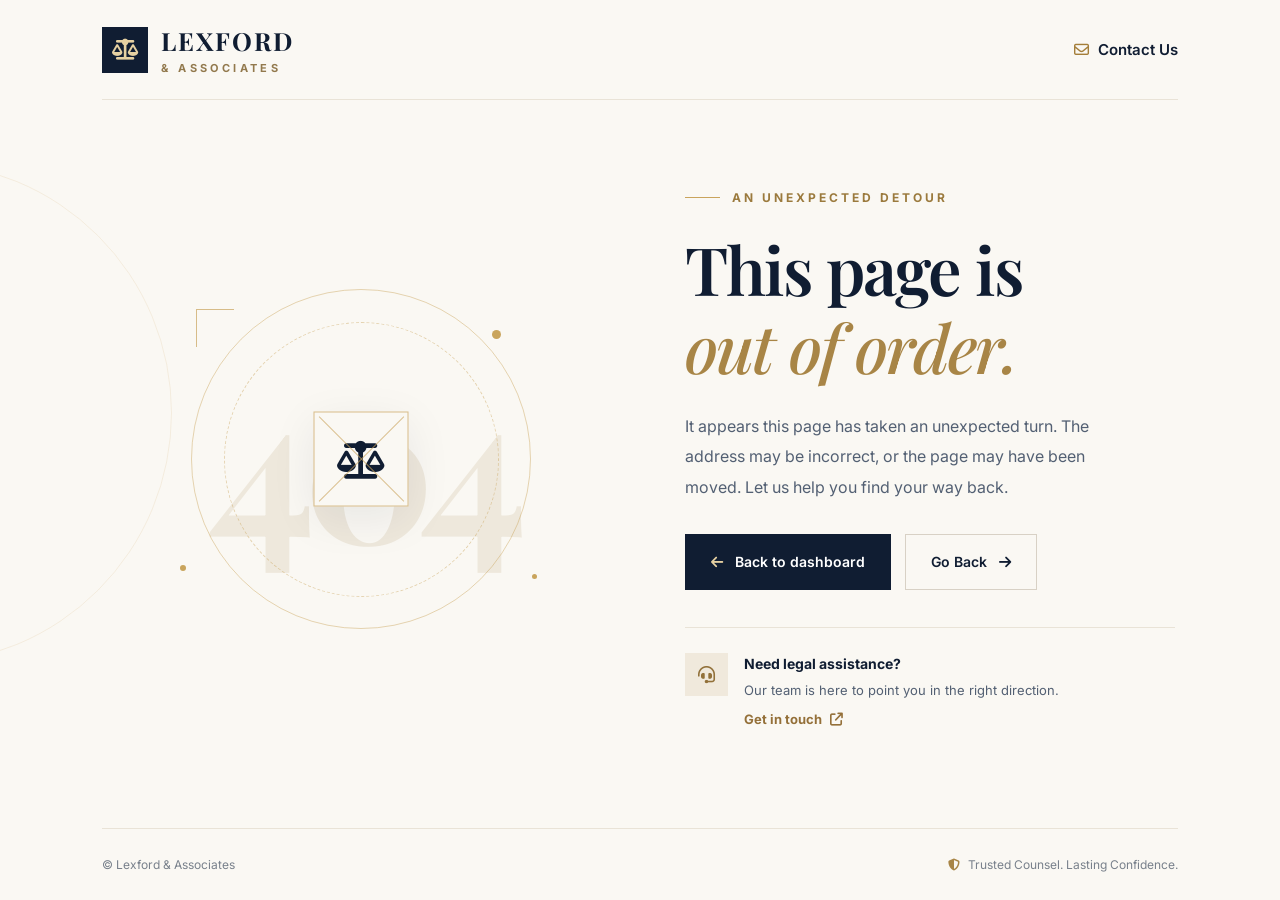
<file: dashboardError.html>
<!DOCTYPE html>
<html lang="en">
<head>
  <meta charset="UTF-8">
  <meta name="viewport" content="width=device-width, initial-scale=1.0">
  <meta name="theme-color" content="#101d32">
  <title>404 — Page Not Found | Lexford & Associates</title>

  <link rel="preconnect" href="https://fonts.googleapis.com">
  <link rel="preconnect" href="https://fonts.gstatic.com" crossorigin>
  <link href="https://fonts.googleapis.com/css2?family=Inter:wght@400;500;600;700&family=Playfair+Display:wght@500;600;700&display=swap" rel="stylesheet">

  <link rel="stylesheet" href="https://cdnjs.cloudflare.com/ajax/libs/font-awesome/6.5.2/css/all.min.css">
  <link rel="stylesheet" href="css/error.css">
</head>
<body>

  <main class="error-page">
    <header class="error-nav">
      <a href="index.html" class="brand" aria-label="Lexford home">
        <span class="brand-mark"><i class="fa-solid fa-scale-balanced"></i></span>
        <span class="brand-name">
          <strong>LEXFORD</strong>
          <small>& ASSOCIATES</small>
        </span>
      </a>

      <a href="contact.html" class="nav-contact">
        <i class="fa-regular fa-envelope"></i>
        <span>Contact Us</span>
      </a>
    </header>

    <section class="error-content">
      <div class="error-art" aria-hidden="true">
        <div class="art-circle circle-one"></div>
        <div class="art-circle circle-two"></div>

        <div class="art-number">404</div>

        <div class="art-emblem">
          <i class="fa-solid fa-scale-balanced"></i>
        </div>

        <span class="art-dot dot-one"></span>
        <span class="art-dot dot-two"></span>
        <span class="art-dot dot-three"></span>
        <span class="art-line"></span>
      </div>

      <div class="error-copy">
        <span class="eyebrow">
          <span class="eyebrow-line"></span>
          AN UNEXPECTED DETOUR
        </span>

        <h1>This page is<br><em>out of order.</em></h1>

        <p class="error-description">
          It appears this page has taken an unexpected turn.
          The address may be incorrect, or the page may have
          been moved. Let us help you find your way back.
        </p>

        <div class="error-actions">
          <a onclick="history.back()" class="btn-primary">
            <i class="fa-solid fa-arrow-left"></i>
            Back to dashboard
          </a>

          <button type="button" class="btn-secondary" id="goBack">
            Go Back
            <i class="fa-solid fa-arrow-right"></i>
          </button>
        </div>

        <div class="error-divider"></div>

        <div class="assistance">
          <span class="assistance-icon">
            <i class="fa-solid fa-headset"></i>
          </span>

          <div>
            <strong>Need legal assistance?</strong>
            <p>Our team is here to point you in the right direction.</p>
            <a href="contact.html">
              Get in touch <i class="fa-solid fa-arrow-up-right-from-square"></i>
            </a>
          </div>
        </div>
      </div>
    </section>

    <footer class="error-footer">
      <span>© <span id="year"></span> Lexford & Associates</span>
      <span class="footer-note">
        <i class="fa-solid fa-shield-halved"></i>
        Trusted Counsel. Lasting Confidence.
      </span>
    </footer>
  </main>

  <!-- <script src="js/error.js"></script> -->
</body>
</html>
</file>
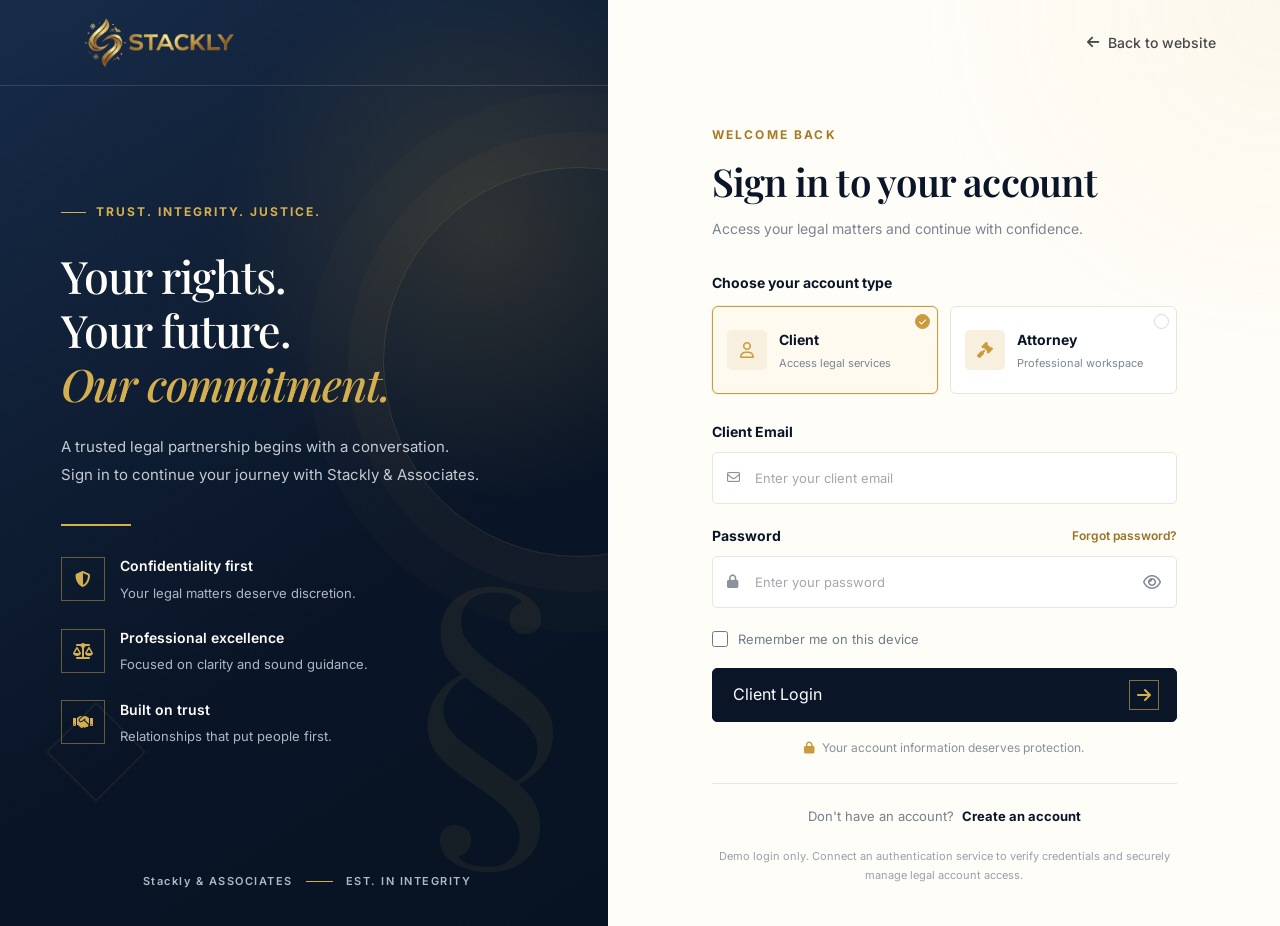
<file: login.html>
<!DOCTYPE html>
<html lang="en">
<head>
  <meta charset="UTF-8">
  <meta name="viewport" content="width=device-width, initial-scale=1.0">
  <meta name="theme-color" content="#0a1628">

  <title>Sign In | Stackly & Associates</title>

  <link rel="preconnect" href="https://fonts.googleapis.com">
  <link rel="preconnect" href="https://fonts.gstatic.com" crossorigin>

  <link href="https://fonts.googleapis.com/css2?family=Inter:wght@400;500;600;700&family=Playfair+Display:wght@500;600;700&display=swap" rel="stylesheet">

  <link rel="stylesheet" href="css/login.css">
  <link rel="stylesheet" href="css/common.css">

  <link rel="stylesheet"
    href="https://cdnjs.cloudflare.com/ajax/libs/font-awesome/6.5.2/css/all.min.css">
</head>

<body class="login-page">

  <!-- HEADER -->
  <header class="login-header">
    <!-- <a href="index.html" class="login-brand">
      <span class="brand-symbol">
        <i class="fa-solid fa-scale-balanced"></i>
      </span>

      <span class="brand-text">
        <strong>Stackly</strong>
        <small>& ASSOCIATES</small>
      </span>
    </a> -->

    <a href="index.html" class="nav-logo">
        <img src="images/logo.webp" alt="Stackly & Associates" class="nav-logo-img">
      </a>

    <a href="index.html" class="back-website">
      <i class="fa-solid fa-arrow-left"></i>
      <span>Back to website</span>
    </a>
  </header>

  <main class="login-layout">

    <!-- LEFT VISUAL PANEL -->
    <aside class="login-visual">
      <div class="visual-decoration decoration-one"></div>
      <div class="visual-decoration decoration-two"></div>

      <div class="visual-content">
        <span class="visual-eyebrow">
          <span></span>
          TRUST. INTEGRITY. JUSTICE.
        </span>

        <h1>
          Your rights.<br>
          Your future.<br>
          <em>Our commitment.</em>
        </h1>

        <p>
          A trusted legal partnership begins with a conversation.
          Sign in to continue your journey with Stackly & Associates.
        </p>

        <div class="visual-rule"></div>

        <div class="trust-list">
          <div class="trust-item">
            <span class="trust-icon">
              <i class="fa-solid fa-shield-halved"></i>
            </span>
            <div>
              <strong>Confidentiality first</strong>
              <small>Your legal matters deserve discretion.</small>
            </div>
          </div>

          <div class="trust-item">
            <span class="trust-icon">
              <i class="fa-solid fa-scale-balanced"></i>
            </span>
            <div>
              <strong>Professional excellence</strong>
              <small>Focused on clarity and sound guidance.</small>
            </div>
          </div>

          <div class="trust-item">
            <span class="trust-icon">
              <i class="fa-solid fa-handshake"></i>
            </span>
            <div>
              <strong>Built on trust</strong>
              <small>Relationships that put people first.</small>
            </div>
          </div>
        </div>
      </div>

      <div class="visual-bottom">
        <span>Stackly & ASSOCIATES</span>
        <span class="bottom-line"></span>
        <span>EST. IN INTEGRITY</span>
      </div>
    </aside>

    <!-- LOGIN PANEL -->
    <section class="login-main">
      <div class="login-card" id="lm">

        <div class="mobile-brand-symbol">
          <i class="fa-solid fa-scale-balanced"></i>
        </div>

        <div class="login-heading">
          <span class="login-kicker">WELCOME BACK</span>
          <h2>Sign in to your account</h2>

          <p class="login-sub">
            Access your legal matters and continue with confidence.
          </p>
        </div>

        <!-- ROLE SELECTOR -->
        <div class="role-section">
          <p class="role-label">Choose your account type</p>

          <div class="role-options">

            <button
              type="button"
              class="role-card active on"
              data-role="client"
              aria-pressed="true"
            >
              <span class="role-icon">
                <i class="fa-regular fa-user"></i>
              </span>

              <span class="role-info">
                <strong>Client</strong>
                <small>Access legal services</small>
              </span>

              <span class="role-check">
                <i class="fa-solid fa-check"></i>
              </span>
            </button>

            <button
              type="button"
              class="role-card"
              data-role="attorney"
              aria-pressed="false"
            >
              <span class="role-icon">
                <i class="fa-solid fa-gavel"></i>
              </span>

              <span class="role-info">
                <strong>Attorney</strong>
                <small>Professional workspace</small>
              </span>

              <span class="role-check">
                <i class="fa-solid fa-check"></i>
              </span>
            </button>

          </div>
        </div>

        <!-- LOGIN FORM -->
        <form id="loginForm" novalidate>

          <div class="login-field">
            <label for="email" id="emailLabel">Email Address</label>

            <div class="login-input-wrap">
              <i class="fa-regular fa-envelope field-icon"></i>

              <input
                type="email"
                id="email"
                name="email"
                placeholder="you@example.com"
                autocomplete="username"
                required
              >
            </div>
          </div>

          <div class="login-field">
            <div class="password-label-row">
              <label for="password">Password</label>
              <a href="forgot-password.html" class="forgot-link">
                Forgot password?
              </a>
            </div>

            <div class="login-input-wrap">
              <i class="fa-solid fa-lock field-icon"></i>

              <input
                type="password"
                id="password"
                name="password"
                placeholder="Enter your password"
                autocomplete="current-password"
                required
              >

              <button
                type="button"
                id="pwdToggle"
                class="password-toggle"
                aria-label="Show password"
              >
                <i class="fa-regular fa-eye"></i>
              </button>
            </div>
          </div>

          <!-- REMEMBER ME -->
          <label class="remember-row">
            <input type="checkbox" name="remember" id="remember">
            <span>Remember me on this device</span>
          </label>

          <!-- LOGIN MESSAGE -->
          <p
            id="loginError"
            class="login-message"
            role="status"
            aria-live="polite"
          ></p>

          <!-- SUBMIT -->
          <button type="submit" class="login-submit">
            <span id="btnText">Sign in as Client</span>

            <span class="submit-icon">
              <i class="fa-solid fa-arrow-right"></i>
            </span>
          </button>

          <div class="login-security">
            <i class="fa-solid fa-lock"></i>
            Your account information deserves protection.
          </div>

        </form>

        <div class="signup-prompt">
          Don't have an account?
          <a href="signup.html">Create an account</a>
        </div>

        <p class="login-disclaimer">
          Demo login only. Connect an authentication service to verify
          credentials and securely manage legal account access.
        </p>

      </div>
    </section>

  </main>

  <script src="js/login.js"></script>
</body>
</html>
</file>
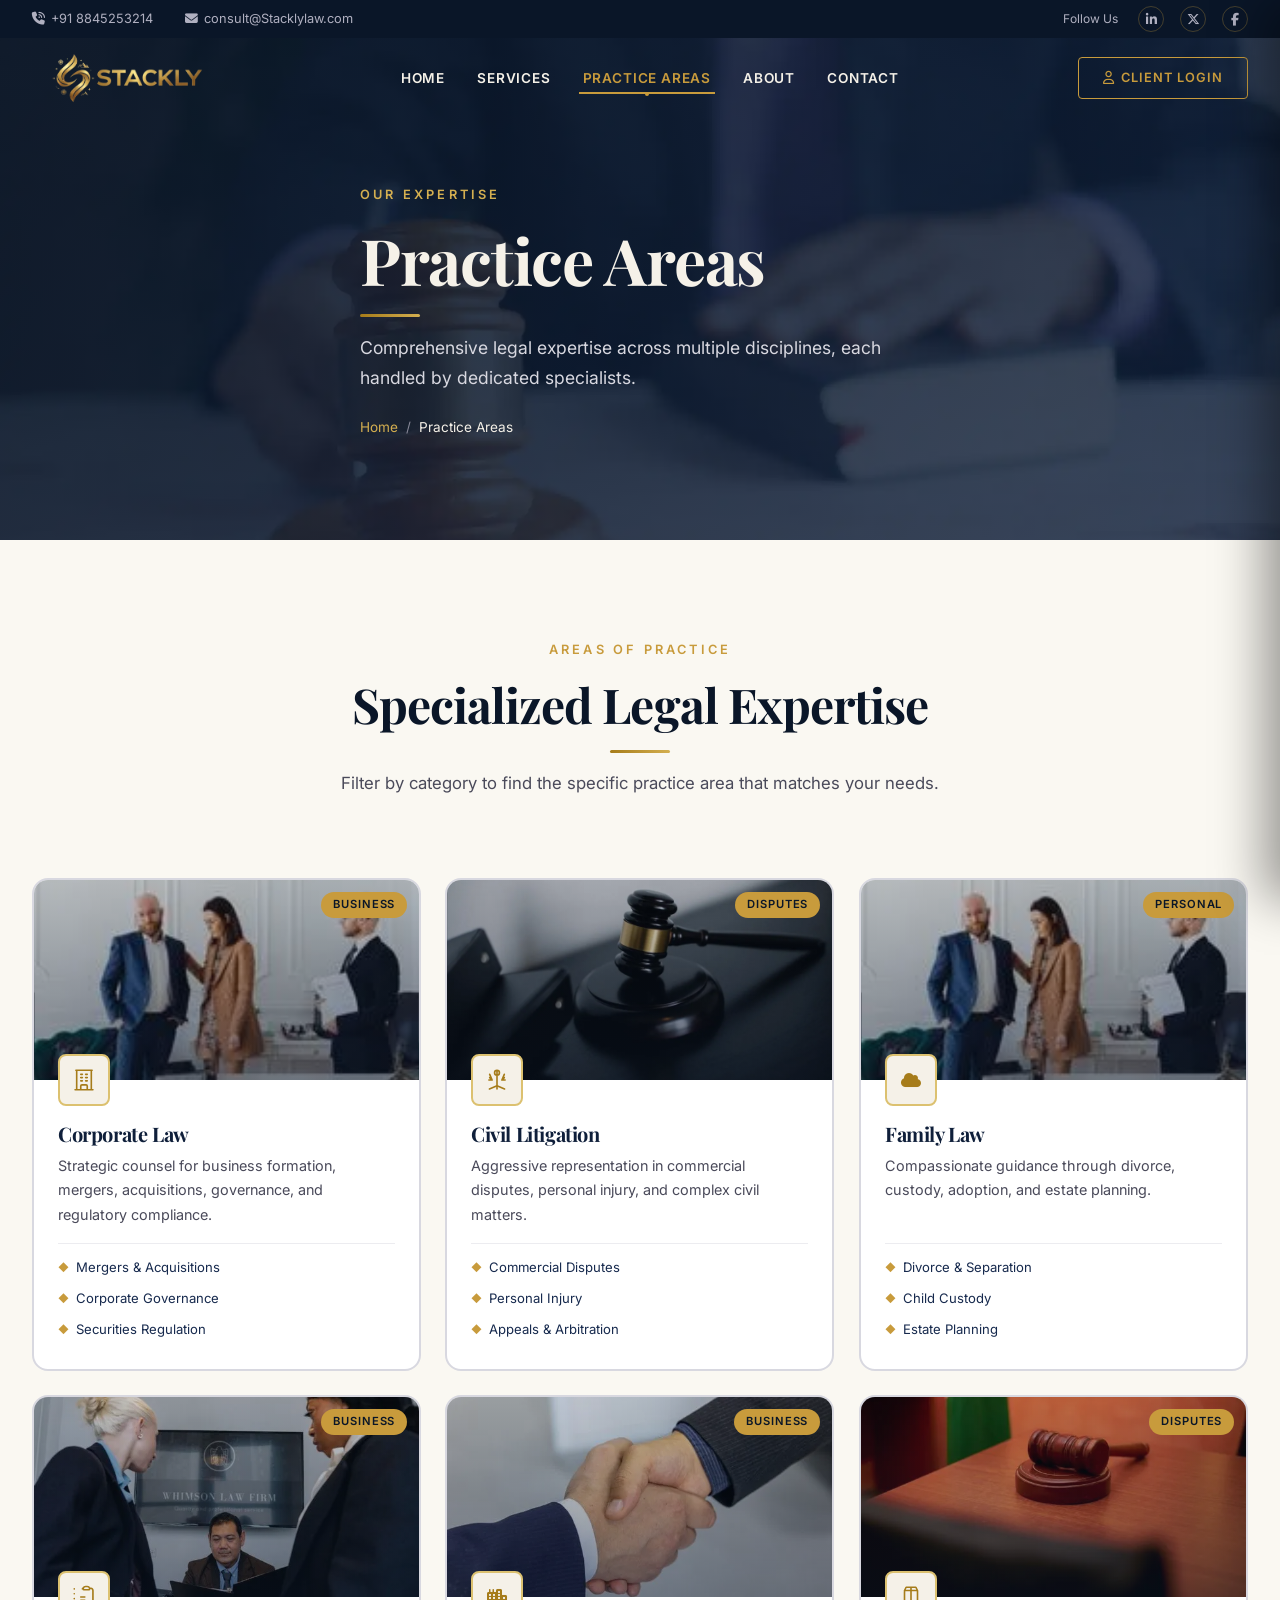
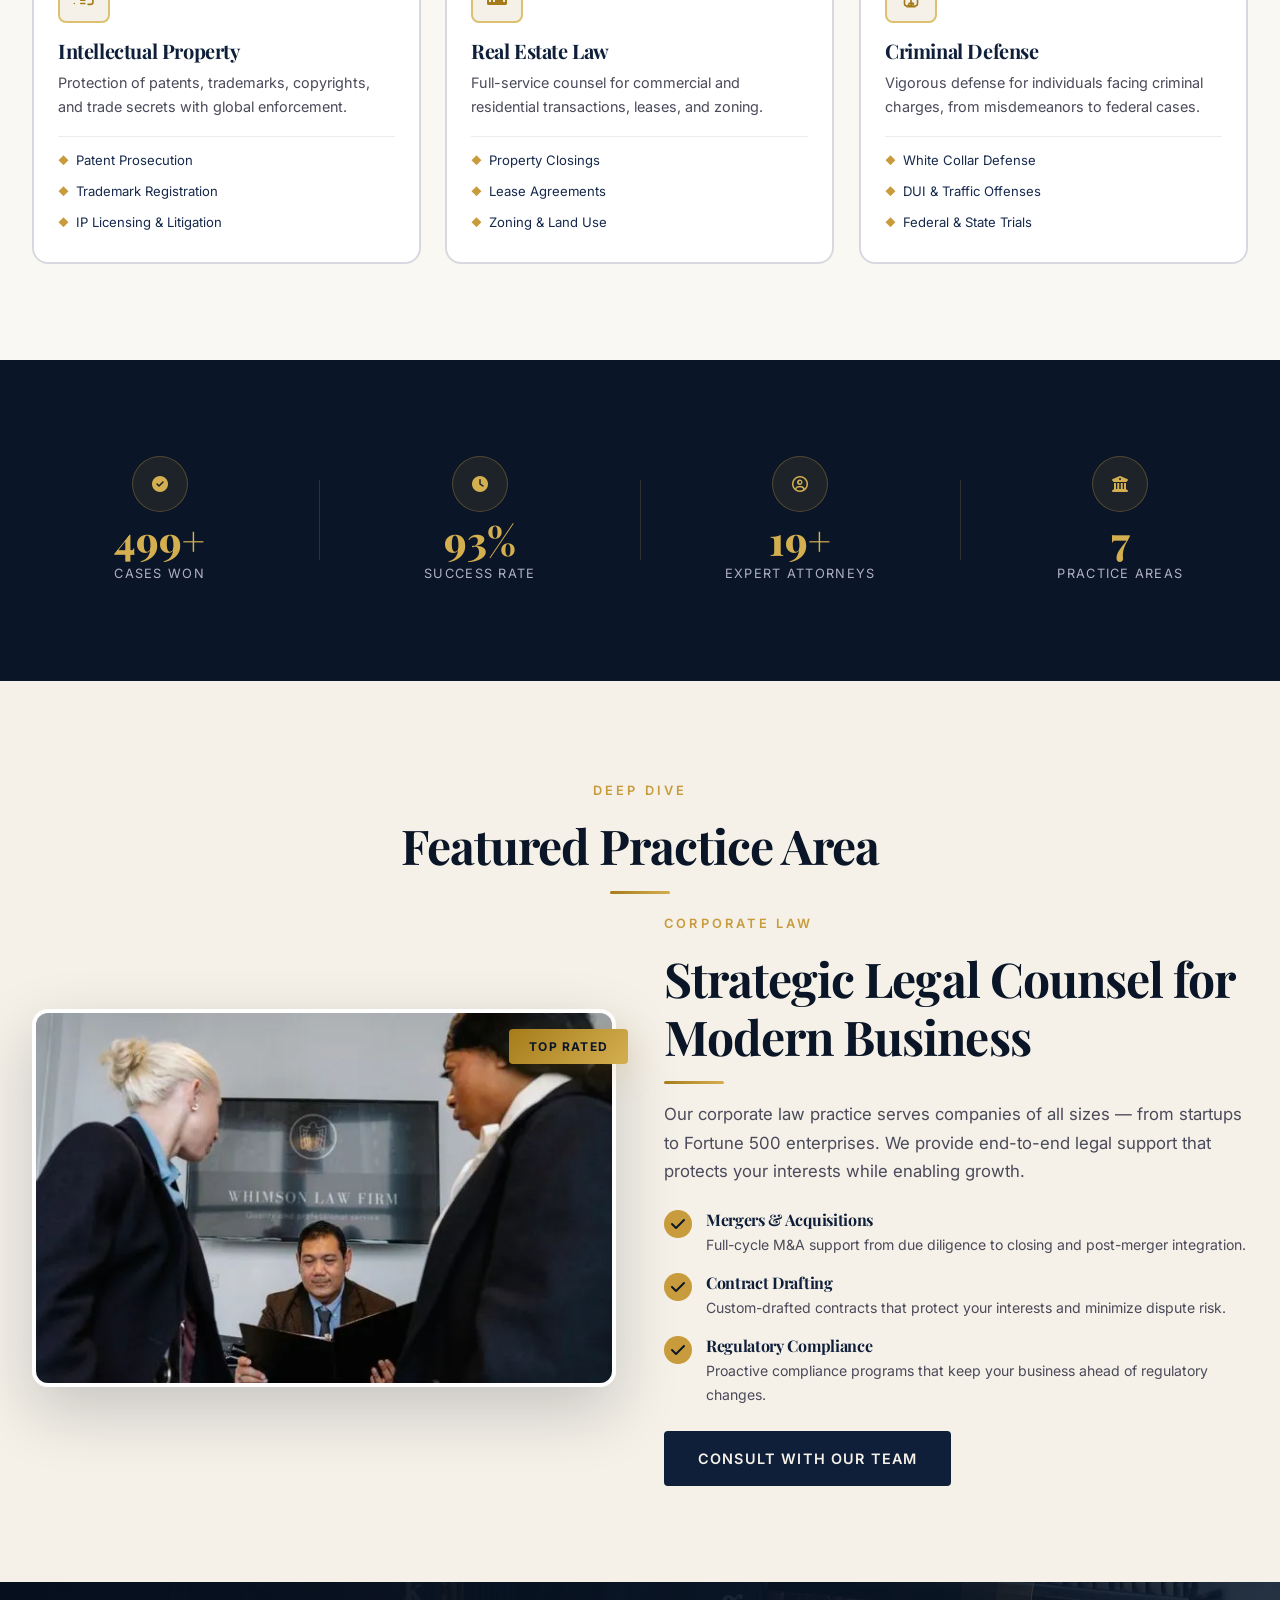
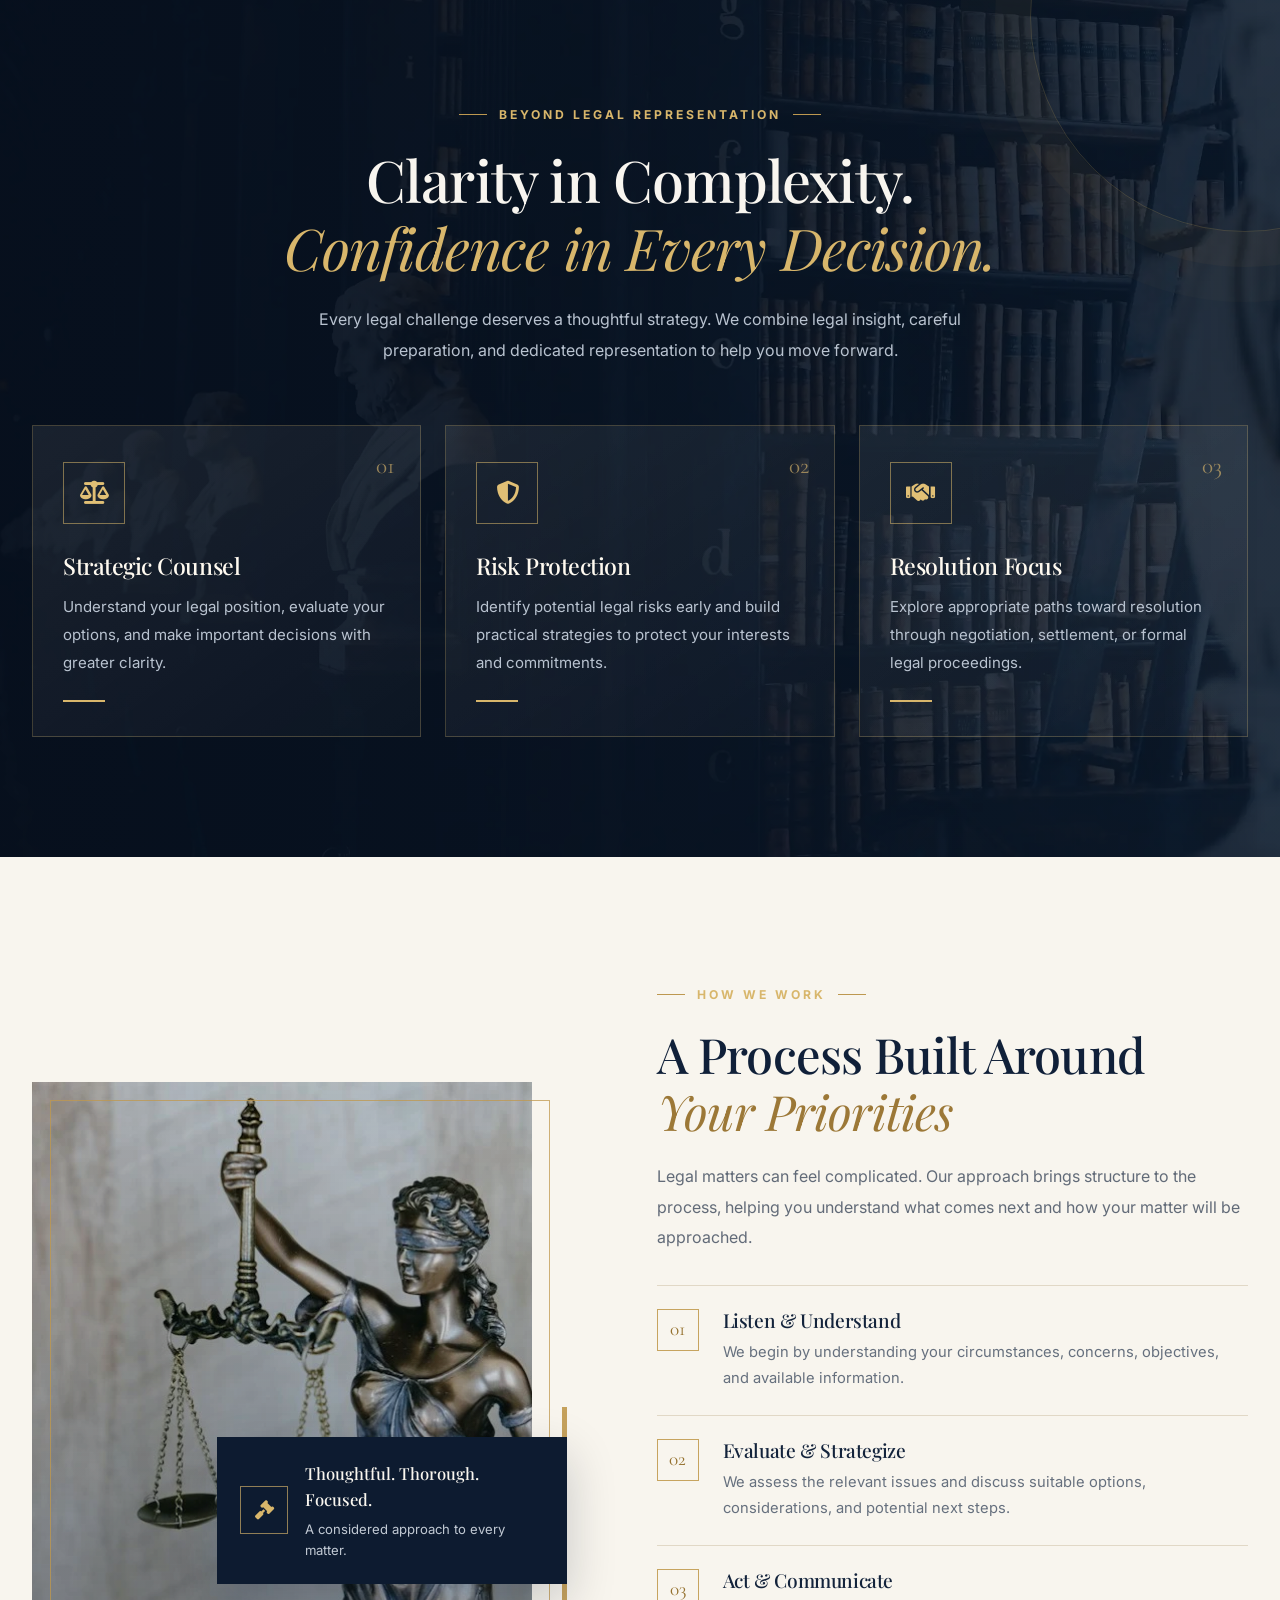
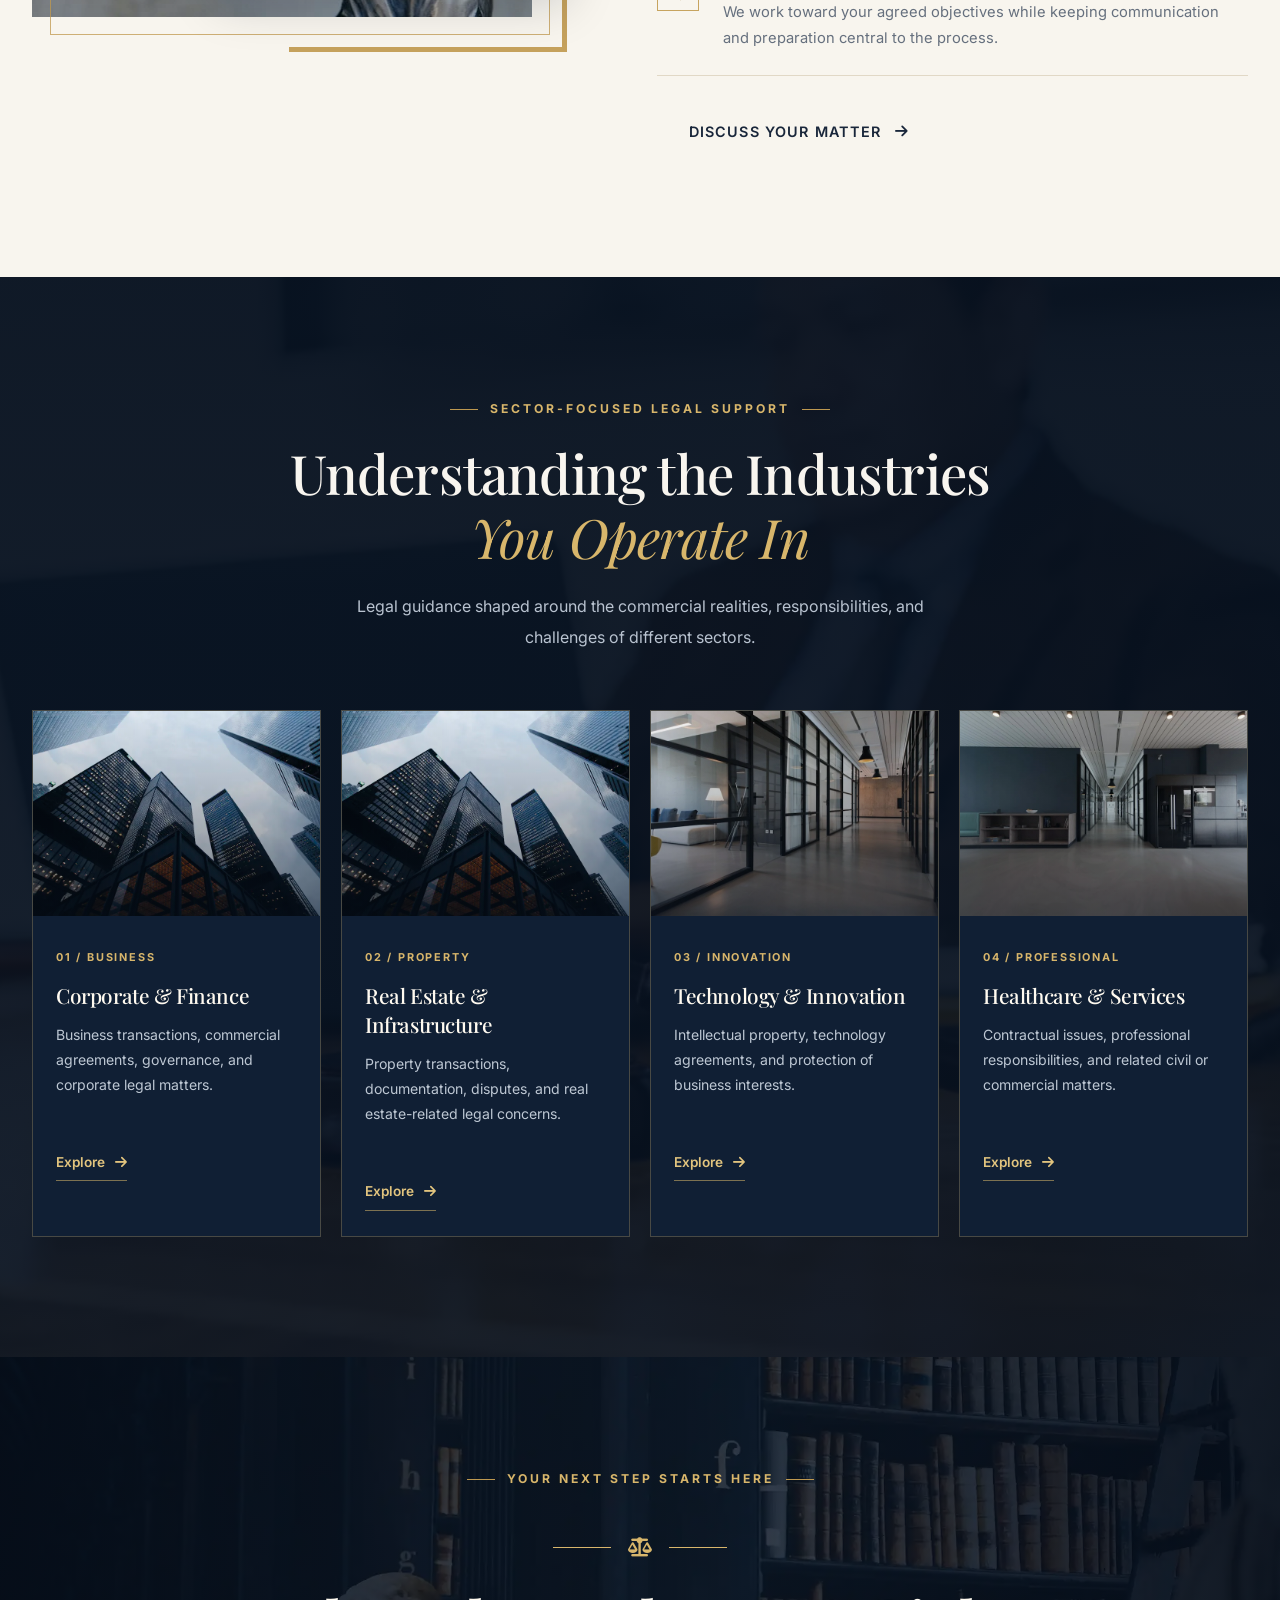
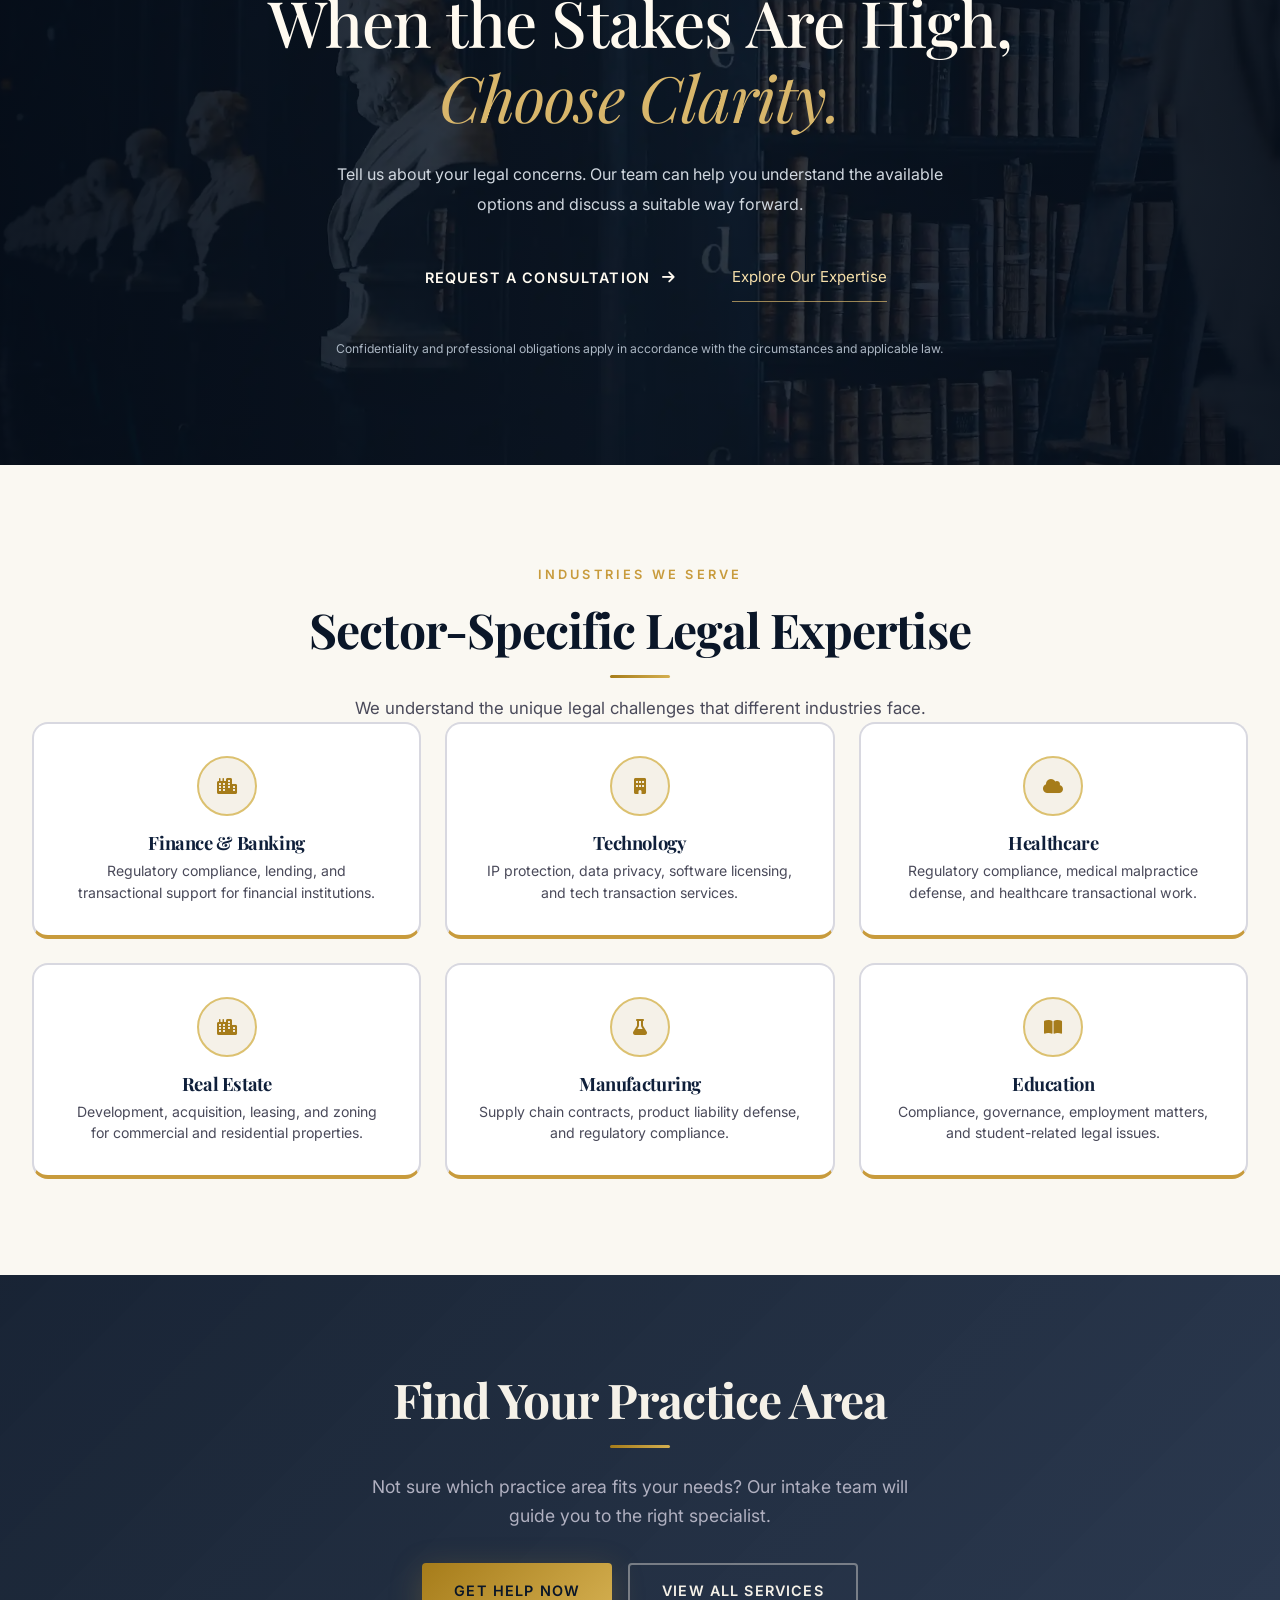
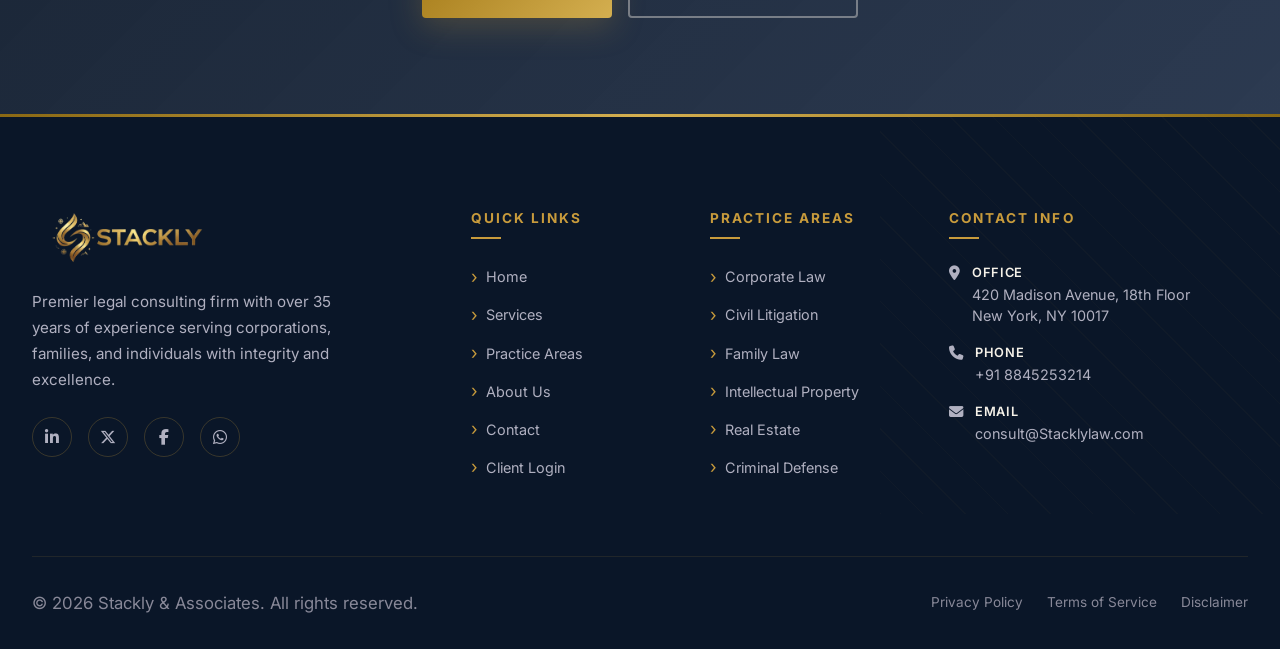
<file: practice-areas.html>
<!DOCTYPE html>
<html lang="en">
<head>
  <meta charset="UTF-8">
  <meta name="viewport" content="width=device-width, initial-scale=1.0">
  <title>Practice Areas — Stackly & Associates</title>
  <meta name="description" content="Explore our practice areas — corporate law, litigation, family law, IP, real estate, criminal defense, and more.">
  <link rel="preconnect" href="https://fonts.googleapis.com">
  <link rel="preconnect" href="https://fonts.gstatic.com" crossorigin>
  <link rel="stylesheet"
    href="https://cdnjs.cloudflare.com/ajax/libs/font-awesome/6.5.2/css/all.min.css">
  <link href="https://fonts.googleapis.com/css2?family=Playfair+Display:wght@400;600;700;800;900&family=Inter:wght@300;400;500;600;700&family=Cormorant+Garamond:wght@400;500;600;700&display=swap" rel="stylesheet">
  <link rel="stylesheet" href="css/common.css">
  <link rel="stylesheet" href="css/practice-areas.css">
</head>
<body>

  <div class="page-loader">
    <div class="loader-scales"><div class="loader-scales-bowl left"></div><div class="loader-scales-bowl right"></div></div>
    <div class="loader-text">Stackly</div>
  </div>
  <div class="scroll-progress"></div>

  <!-- Navigation -->
  <div class="nav-wrapper">
    <div class="nav-bar-top">
      <div class="nav-bar-top-inner">
        <div class="nav-top-info">
          <span>
            <i class="fa-solid fa-phone-volume"></i>
            +91 8845253214
          </span>
          <span>
            <i class="fa-solid fa-envelope"></i>
            consult@Stacklylaw.com
          </span>
        </div>
        <!-- ======== -->
        <div class="nav-top-social">
          <span style="font-size:0.75rem;color:var(--gray-300);margin-right:4px;">Follow Us</span>
          <a href="#" aria-label="LinkedIn">
            <i class="fa-brands fa-linkedin-in"></i>
          </a>

          <a href="#" aria-label="X (Twitter)">
            <i class="fa-brands fa-x-twitter"></i>
          </a>

          <a href="#" aria-label="Facebook">
            <i class="fa-brands fa-facebook-f"></i>
          </a>
        </div>
      </div>
    </div>
    <nav class="nav-main">
      <a href="index.html" class="nav-logo">
        <img src="images/logo.webp" alt="Stackly & Associates" class="nav-logo-img">
      </a>
      <ul class="nav-links">
        <li><a href="index.html" class="nav-link">Home</a></li>
        <li><a href="services.html" class="nav-link">Services</a></li>
        <li><a href="practice-areas.html" class="nav-link">Practice Areas</a></li>
        <li><a href="about.html" class="nav-link">About</a></li>
        <li><a href="contact.html" class="nav-link">Contact</a></li>
      </ul>
      <div class="nav-actions">
        <a href="login.html" class="nav-btn-login"><i class="fa-regular fa-user"></i> Client Login</a>
      </div>
      <button class="nav-hamburger" aria-label="Toggle menu"><span></span><span></span><span></span></button>
    </nav>
  </div>

  <div class="mobile-menu-overlay"></div>
  <aside class="mobile-menu">
    <div class="mobile-menu-header">
      <div class="mobile-menu-logo">STACK<span>LY</span></div>
      <button class="mobile-menu-close" aria-label="Close menu"><svg xmlns="http://www.w3.org/2000/svg" fill="none" viewBox="0 0 24 24" stroke-width="2" stroke="currentColor"><path stroke-linecap="round" stroke-linejoin="round" d="M6 18L18 6M6 6l12 12"/></svg></button>
    </div>
    <nav class="mobile-menu-nav">
      <a href="index.html" class="mobile-menu-link">Home <span class="menu-num">01</span></a>
      <a href="services.html" class="mobile-menu-link">Services <span class="menu-num">02</span></a>
      <a href="practice-areas.html" class="mobile-menu-link">Practice Areas <span class="menu-num">03</span></a>
      <a href="about.html" class="mobile-menu-link">About <span class="menu-num">04</span></a>
      <a href="contact.html" class="mobile-menu-link">Contact <span class="menu-num">05</span></a>
    </nav>
    
    <div class="mobile-menu-footer">
      <a href="login.html" class="mobile-menu-login-btn">
        <i class="fa-regular fa-user"></i> Client Login
      </a>
    
      <div class="mobile-menu-contact">
        <p>
          <i class="fa-solid fa-phone"></i>
          <a href="tel:+918845253214">+91 8845253214</a>
        </p>

        <p>
          <i class="fa-regular fa-envelope"></i>
          <a href="mailto:consult@Stacklylaw.com">consult@Stacklylaw.com</a>
        </p>

        <p>
          <i class="fa-solid fa-location-dot"></i>
          <span>420 Madison Avenue, New York, NY</span>
        </p>
      </div>
    </div>
    
  </aside>

  <!-- ===== PAGE CONTENT ===== -->

  <!-- SECTION 1: PAGE BANNER -->
  <section class="page-banner" style="background-image: url('images/img18.webp');">
    <div class="page-banner-overlay"></div>
    <div class="page-banner-content container">
      <span class="eyebrow" style="color: var(--gold-400);">Our Expertise</span>
      <h1>Practice Areas</h1>
      <div class="divider-gold"></div>
      <p>Comprehensive legal expertise across multiple disciplines, each handled by dedicated specialists.</p>
      <div class="page-banner-breadcrumb"><a href="index.html">Home</a> <span>/</span> <span class="active">Practice Areas</span></div>
    </div>
  </section>

  <!-- SECTION 2: FILTER + GRID — UNIQUE TAB FILTER DESIGN -->
  <section class="section section-ivory">
    <div class="container">
      <div class="section-header text-center reveal">
        <span class="eyebrow">Areas of Practice</span>
        <h2>Specialized Legal Expertise</h2>
        <div class="divider-gold center"></div>
        <p class="section-header-desc" style="color: var(--gray-600);">Filter by category to find the specific practice area that matches your needs.</p>
      </div>

      <div class="pa-filters reveal">
        <button class="pa-filter active" data-filter="all">All Areas</button>
        <button class="pa-filter" data-filter="business">Business</button>
        <button class="pa-filter" data-filter="personal">Personal</button>
        <button class="pa-filter" data-filter="disputes">Disputes</button>
      </div>

      <div class="pa-grid" id="paGrid">
        <div class="pa-card" data-category="business">
          <div class="pa-card-img" style="background-image: url('images/img17.webp');">
            <div class="pa-card-overlay"></div>
            <span class="pa-card-tag">Business</span>
          </div>
          <div class="pa-card-body">
            <div class="pa-card-icon">
              <svg xmlns="http://www.w3.org/2000/svg" fill="none" viewBox="0 0 24 24" stroke-width="1.5" stroke="currentColor"><path stroke-linecap="round" stroke-linejoin="round" d="M3.75 21h16.5M4.5 3h15M5.25 3v18m13.5-18v18M9 6.75h1.5m-1.5 3h1.5m-1.5 3h1.5m3-6H15m-1.5 3H15m-1.5 3H15M9 21v-3.375c0-.621.504-1.125 1.125-1.125h3.75c.621 0 1.125.504 1.125 1.125V21"/></svg>
            </div>
            <h3>Corporate Law</h3>
            <p>Strategic counsel for business formation, mergers, acquisitions, governance, and regulatory compliance.</p>
            <ul class="pa-card-points">
              <li>Mergers &amp; Acquisitions</li>
              <li>Corporate Governance</li>
              <li>Securities Regulation</li>
            </ul>
          </div>
        </div>

        <div class="pa-card" data-category="disputes">
          <div class="pa-card-img" style="background-image: url('images/img13.webp');">
            <div class="pa-card-overlay"></div>
            <span class="pa-card-tag">Disputes</span>
          </div>
          <div class="pa-card-body">
            <div class="pa-card-icon">
              <svg xmlns="http://www.w3.org/2000/svg" fill="none" viewBox="0 0 24 24" stroke-width="1.5" stroke="currentColor"><path stroke-linecap="round" stroke-linejoin="round" d="M12 3v17.25M12 3c-1.5 0-2.25 1-2.25 2.25S10.5 7.5 12 7.5M12 3c1.5 0 2.25 1 2.25 2.25S13.5 7.5 12 7.5M12 7.5v2.25M5.25 6.75L7.5 12M7.5 12L5.25 9.75M7.5 12H4.5M18.75 6.75L16.5 12M16.5 12l2.25-2.25M16.5 12h3M12 17.25L5 20.25M12 17.25l7 3"/></svg>
            </div>
            <h3>Civil Litigation</h3>
            <p>Aggressive representation in commercial disputes, personal injury, and complex civil matters.</p>
            <ul class="pa-card-points">
              <li>Commercial Disputes</li>
              <li>Personal Injury</li>
              <li>Appeals &amp; Arbitration</li>
            </ul>
          </div>
        </div>

        <div class="pa-card" data-category="personal">
          <div class="pa-card-img" style="background-image: url('images/img17.webp');">
            <div class="pa-card-overlay"></div>
            <span class="pa-card-tag">Personal</span>
          </div>
          <div class="pa-card-body">
            <div class="pa-card-icon">
              <i class="fa-solid fa-cloud" aria-hidden="true"></i>
            </div>
            <h3>Family Law</h3>
            <p>Compassionate guidance through divorce, custody, adoption, and estate planning.</p>
            <ul class="pa-card-points">
              <li>Divorce &amp; Separation</li>
              <li>Child Custody</li>
              <li>Estate Planning</li>
            </ul>
          </div>
        </div>

        <div class="pa-card" data-category="business">
          <div class="pa-card-img" style="background-image: url('images/img19.webp');">
            <div class="pa-card-overlay"></div>
            <span class="pa-card-tag">Business</span>
          </div>
          <div class="pa-card-body">
            <div class="pa-card-icon">
              <svg xmlns="http://www.w3.org/2000/svg" fill="none" viewBox="0 0 24 24" stroke-width="1.5" stroke="currentColor"><path stroke-linecap="round" stroke-linejoin="round" d="M9 12h3.75M9 15h3.75M9 18h3.75m3 .75H18a2.25 2.25 0 002.25-2.25V6.108c0-1.135-.845-2.098-1.976-2.192a48.424 48.424 0 00-1.123-.08m-5.801 0c-.065.21-.1.433-.1.664 0 .414.336.75.75.75h4.5a.75.75 0 00.75-.75 2.25 2.25 0 00-.1-.664m-5.8 0A2.251 2.251 0 0113.5 2.25H15c1.012 0 1.867.668 2.15 1.586m-5.8 0c-.376.023-.68.227-.815.525M3 4.5h.015M3 9h.015M3 13.5h.015M3 18h.015"/></svg>
            </div>
            <h3>Intellectual Property</h3>
            <p>Protection of patents, trademarks, copyrights, and trade secrets with global enforcement.</p>
            <ul class="pa-card-points">
              <li>Patent Prosecution</li>
              <li>Trademark Registration</li>
              <li>IP Licensing &amp; Litigation</li>
            </ul>
          </div>
        </div>

        <div class="pa-card" data-category="business">
          <div class="pa-card-img" style="background-image: url('images/img20.webp');">
            <div class="pa-card-overlay"></div>
            <span class="pa-card-tag">Business</span>
          </div>
          <div class="pa-card-body">
            <div class="pa-card-icon">
              <i class="fa-solid fa-city" aria-hidden="true"></i>
            </div>
            <h3>Real Estate Law</h3>
            <p>Full-service counsel for commercial and residential transactions, leases, and zoning.</p>
            <ul class="pa-card-points">
              <li>Property Closings</li>
              <li>Lease Agreements</li>
              <li>Zoning &amp; Land Use</li>
            </ul>
          </div>
        </div>

        <div class="pa-card" data-category="disputes">
          <div class="pa-card-img" style="background-image: url('images/img21.webp');">
            <div class="pa-card-overlay"></div>
            <span class="pa-card-tag">Disputes</span>
          </div>
          <div class="pa-card-body">
            <div class="pa-card-icon">
              <svg xmlns="http://www.w3.org/2000/svg" fill="none" viewBox="0 0 24 24" stroke-width="1.5" stroke="currentColor"><path stroke-linecap="round" stroke-linejoin="round" d="M12 3v17.25m0 0c-1.105 0-2.25-.43-2.25-1.125S10.895 17.25 12 17.25m0 0c1.105 0 2.25.43 2.25 1.125S13.105 18 12 18m-3.75 3h7.5M6 6h12M6 6l1.5-3h9L18 6M6 6v12a2.25 2.25 0 002.25 2.25h7.5A2.25 2.25 0 0018 18V6"/></svg>
            </div>
            <h3>Criminal Defense</h3>
            <p>Vigorous defense for individuals facing criminal charges, from misdemeanors to federal cases.</p>
            <ul class="pa-card-points">
              <li>White Collar Defense</li>
              <li>DUI &amp; Traffic Offenses</li>
              <li>Federal &amp; State Trials</li>
            </ul>
          </div>
        </div>
      </div>
    </div>
  </section>

  <!-- SECTION 3: STATS — UNIQUE COUNTER DESIGN -->
  <section class="section section-dark">
    <div class="container">
      <div class="pa-stats-grid reveal-stagger">
        <div class="pa-stat-item">
          <div class="pa-stat-icon">
            <i class="fa-solid fa-circle-check" aria-hidden="true"></i>
          </div>
          <span class="pa-stat-num" data-count="500" data-suffix="+">0</span>
          <span class="pa-stat-label">Cases Won</span>
        </div>
        <div class="pa-stat-divider"></div>
        <div class="pa-stat-item">
          <div class="pa-stat-icon">
            <i class="fa-solid fa-clock"></i>
          </div>
          <span class="pa-stat-num" data-count="94" data-suffix="%">0</span>
          <span class="pa-stat-label">Success Rate</span>
        </div>
        <div class="pa-stat-divider"></div>
        <div class="pa-stat-item">
          <div class="pa-stat-icon">
            <i class="fa-regular fa-circle-user" aria-hidden="true"></i>
          </div>
          <span class="pa-stat-num" data-count="20" data-suffix="+">0</span>
          <span class="pa-stat-label">Expert Attorneys</span>
        </div>
        <div class="pa-stat-divider"></div>
        <div class="pa-stat-item">
          <div class="pa-stat-icon">
            <i class="fa-solid fa-building-columns" aria-hidden="true"></i>
          </div>
          <span class="pa-stat-num" data-count="8" data-suffix="">0</span>
          <span class="pa-stat-label">Practice Areas</span>
        </div>
      </div>
    </div>
  </section>

  <!-- SECTION 4: DETAILED FEATURE — UNIQUE ALTERNATING LAYOUT -->
  <section class="section section-cream">
    <div class="container">
      <div class="section-header text-center reveal">
        <span class="eyebrow">Deep Dive</span>
        <h2>Featured Practice Area</h2>
        <div class="divider-gold center"></div>
      </div>

      <div class="pa-feature">
        <div class="pa-feature-image reveal-left">
          <img src="images/img19.webp" alt="Legal team in conference" class="lazy-img">
          <div class="pa-feature-badge">
            <span>Top Rated</span>
          </div>
        </div>
        <div class="pa-feature-content reveal-right">
          <span class="eyebrow">Corporate Law</span>
          <h2>Strategic Legal Counsel for Modern Business</h2>
          <div class="divider-gold"></div>
          <p>Our corporate law practice serves companies of all sizes — from startups to Fortune 500 enterprises. We provide end-to-end legal support that protects your interests while enabling growth.</p>

          <div class="pa-feature-list">
            <div class="pa-feature-item">
              <div class="pa-feature-check">
                <i class="fa-solid fa-check" aria-hidden="true"></i>
              </div>
              <div>
                <h4>Mergers &amp; Acquisitions</h4>
                <p>Full-cycle M&amp;A support from due diligence to closing and post-merger integration.</p>
              </div>
            </div>
            <div class="pa-feature-item">
              <div class="pa-feature-check">
                <i class="fa-solid fa-check" aria-hidden="true"></i>
              </div>
              <div>
                <h4>Contract Drafting</h4>
                <p>Custom-drafted contracts that protect your interests and minimize dispute risk.</p>
              </div>
            </div>
            <div class="pa-feature-item">
              <div class="pa-feature-check">
                <i class="fa-solid fa-check" aria-hidden="true"></i>
              </div>
              <div>
                <h4>Regulatory Compliance</h4>
                <p>Proactive compliance programs that keep your business ahead of regulatory changes.</p>
              </div>
            </div>
          </div>

          <a href="error.html" class="btn btn-navy">Consult With Our Team</a>
        </div>
      </div>
    </div>
  </section>


<!-- ==========================================
     PREMIUM SECTION 1 — LEGAL EXPERTISE
=========================================== -->
<section class="pa-expertise-premium">
  <div class="pa-premium-bg"></div>

  <div class="container pa-expertise-inner">
    <div class="pa-premium-heading reveal">
      <span class="pa-premium-eyebrow">BEYOND LEGAL REPRESENTATION</span>
      <h2>Clarity in Complexity.<br><em>Confidence in Every Decision.</em></h2>
      <p>
        Every legal challenge deserves a thoughtful strategy.
        We combine legal insight, careful preparation, and
        dedicated representation to help you move forward.
      </p>
    </div>

    <div class="pa-expertise-grid">
      <article class="pa-expertise-card reveal">
        <span class="pa-expertise-number">01</span>
        <div class="pa-expertise-icon">
          <i class="fa-solid fa-scale-balanced"></i>
        </div>
        <h3>Strategic Counsel</h3>
        <p>
          Understand your legal position, evaluate your options,
          and make important decisions with greater clarity.
        </p>
        <span class="pa-card-line"></span>
      </article>

      <article class="pa-expertise-card reveal">
        <span class="pa-expertise-number">02</span>
        <div class="pa-expertise-icon">
          <i class="fa-solid fa-shield-halved"></i>
        </div>
        <h3>Risk Protection</h3>
        <p>
          Identify potential legal risks early and build practical
          strategies to protect your interests and commitments.
        </p>
        <span class="pa-card-line"></span>
      </article>

      <article class="pa-expertise-card reveal">
        <span class="pa-expertise-number">03</span>
        <div class="pa-expertise-icon">
          <i class="fa-solid fa-handshake"></i>
        </div>
        <h3>Resolution Focus</h3>
        <p>
          Explore appropriate paths toward resolution through
          negotiation, settlement, or formal legal proceedings.
        </p>
        <span class="pa-card-line"></span>
      </article>
    </div>
  </div>
</section>


<!-- ==========================================
     PREMIUM SECTION 2 — OUR APPROACH
=========================================== -->
<section class="pa-approach-premium">
  <div class="container pa-approach-layout">

    <div class="pa-approach-visual reveal-left">
      <div class="pa-approach-image"></div>

      <div class="pa-approach-caption">
        <span class="pa-caption-icon">
          <i class="fa-solid fa-gavel"></i>
        </span>
        <div>
          <strong>Thoughtful. Thorough. Focused.</strong>
          <p>A considered approach to every matter.</p>
        </div>
      </div>

      <span class="pa-approach-decoration"></span>
    </div>

    <div class="pa-approach-content reveal-right">
      <span class="pa-premium-eyebrow">HOW WE WORK</span>

      <h2>A Process Built Around <em>Your Priorities</em></h2>

      <p class="pa-approach-intro">
        Legal matters can feel complicated. Our approach brings
        structure to the process, helping you understand what
        comes next and how your matter will be approached.
      </p>

      <div class="pa-process-list">
        <div class="pa-process-item">
          <span class="pa-process-count">01</span>
          <div>
            <h3>Listen & Understand</h3>
            <p>
              We begin by understanding your circumstances,
              concerns, objectives, and available information.
            </p>
          </div>
        </div>

        <div class="pa-process-item">
          <span class="pa-process-count">02</span>
          <div>
            <h3>Evaluate & Strategize</h3>
            <p>
              We assess the relevant issues and discuss suitable
              options, considerations, and potential next steps.
            </p>
          </div>
        </div>

        <div class="pa-process-item">
          <span class="pa-process-count">03</span>
          <div>
            <h3>Act & Communicate</h3>
            <p>
              We work toward your agreed objectives while keeping
              communication and preparation central to the process.
            </p>
          </div>
        </div>
      </div>

      <a href="error.html" class="btn btn-primary pa-approach-btn">
        Discuss Your Matter
        <i class="fa-solid fa-arrow-right"></i>
      </a>
    </div>

  </div>
</section>


<!-- ==========================================
     PREMIUM SECTION 3 — INDUSTRY EXPERIENCE
=========================================== -->
<section class="pa-industries-premium">
  <div class="pa-industries-background"></div>

  <div class="container pa-industries-inner">
    <header class="pa-industries-heading reveal">
      <span class="pa-premium-eyebrow">SECTOR-FOCUSED LEGAL SUPPORT</span>
      <h2>Understanding the Industries<br><em>You Operate In</em></h2>
      <p>
        Legal guidance shaped around the commercial realities,
        responsibilities, and challenges of different sectors.
      </p>
    </header>

    <div class="pa-industry-grid">

      <article class="pa-industry-card reveal">
        <div class="pa-industry-image pa-industry-corporate"></div>
        <div class="pa-industry-body">
          <span>01 / BUSINESS</span>
          <h3>Corporate & Finance</h3>
          <p>
            Business transactions, commercial agreements,
            governance, and corporate legal matters.
          </p>
          <a href="error.html" aria-label="Enquire about corporate and finance legal services">
            Explore <i class="fa-solid fa-arrow-right"></i>
          </a>
        </div>
      </article>

      <article class="pa-industry-card reveal">
        <div class="pa-industry-image pa-industry-property"></div>
        <div class="pa-industry-body">
          <span>02 / PROPERTY</span>
          <h3>Real Estate & Infrastructure</h3>
          <p>
            Property transactions, documentation, disputes,
            and real estate-related legal concerns.
          </p>
          <a href="error.html" aria-label="Enquire about real estate legal services">
            Explore <i class="fa-solid fa-arrow-right"></i>
          </a>
        </div>
      </article>

      <article class="pa-industry-card reveal">
        <div class="pa-industry-image pa-industry-technology"></div>
        <div class="pa-industry-body">
          <span>03 / INNOVATION</span>
          <h3>Technology & Innovation</h3>
          <p>
            Intellectual property, technology agreements,
            and protection of business interests.
          </p>
          <a href="error.html" aria-label="Enquire about technology and intellectual property legal services">
            Explore <i class="fa-solid fa-arrow-right"></i>
          </a>
        </div>
      </article>

      <article class="pa-industry-card reveal">
        <div class="pa-industry-image pa-industry-healthcare"></div>
        <div class="pa-industry-body">
          <span>04 / PROFESSIONAL</span>
          <h3>Healthcare & Services</h3>
          <p>
            Contractual issues, professional responsibilities,
            and related civil or commercial matters.
          </p>
          <a href="error.html" aria-label="Enquire about healthcare and professional legal services">
            Explore <i class="fa-solid fa-arrow-right"></i>
          </a>
        </div>
      </article>

    </div>
  </div>
</section>


<!-- ==========================================
     PREMIUM SECTION 4 — CONSULTATION CTA
=========================================== -->
<section class="pa-consultation-premium">
  <div class="pa-consultation-bg"></div>
  <div class="pa-consultation-overlay"></div>

  <div class="container pa-consultation-content reveal">
    <span class="pa-premium-eyebrow">YOUR NEXT STEP STARTS HERE</span>

    <div class="pa-consultation-ornament">
      <span></span>
      <i class="fa-solid fa-scale-balanced"></i>
      <span></span>
    </div>

    <h2>When the Stakes Are High,<br><em>Choose Clarity.</em></h2>

    <p>
      Tell us about your legal concerns. Our team can help you
      understand the available options and discuss a suitable way forward.
    </p>

    <div class="pa-consultation-actions">
      <a href="error.html" class="btn btn-primary">
        Request a Consultation
        <i class="fa-solid fa-arrow-right"></i>
      </a>

      <a href="error.html" class="pa-consultation-secondary">
        Explore Our Expertise
      </a>
    </div>

    <span class="pa-consultation-footnote">
      Confidentiality and professional obligations apply in accordance
      with the circumstances and applicable law.
    </span>
  </div>
</section>


  <!-- SECTION 5: INDUSTRIES SERVED — UNIQUE ICON GRID -->
  <section class="section section-ivory">
    <div class="container">
      <div class="section-header text-center reveal">
        <span class="eyebrow">Industries We Serve</span>
        <h2>Sector-Specific Legal Expertise</h2>
        <div class="divider-gold center"></div>
        <p class="section-header-desc" style="color: var(--gray-600);">We understand the unique legal challenges that different industries face.</p>
      </div>

      <div class="industries-grid reveal-stagger">
        <div class="industry-card">
          <div class="industry-icon"><i class="fa-solid fa-city" aria-hidden="true"></i></div>
          <h3>Finance &amp; Banking</h3>
          <p>Regulatory compliance, lending, and transactional support for financial institutions.</p>
        </div>
        <div class="industry-card">
          <div class="industry-icon"><i class="fa-solid fa-building" aria-hidden="true"></i></div>
          <h3>Technology</h3>
          <p>IP protection, data privacy, software licensing, and tech transaction services.</p>
        </div>
        <div class="industry-card">
          <div class="industry-icon"><i class="fa-solid fa-cloud" aria-hidden="true"></i>
          <path stroke-linecap="round" stroke-linejoin="round" d="M3.75 13.5l10.5-11.25L12 3" style="display:none;"/></div>
          <h3>Healthcare</h3>
          <p>Regulatory compliance, medical malpractice defense, and healthcare transactional work.</p>
        </div>
        <div class="industry-card">
          <div class="industry-icon"><i class="fa-solid fa-city" aria-hidden="true"></i></div>
          <h3>Real Estate</h3>
          <p>Development, acquisition, leasing, and zoning for commercial and residential properties.</p>
        </div>
        <div class="industry-card">
          <div class="industry-icon"><i class="fa-solid fa-flask" aria-hidden="true"></i></div>
          <h3>Manufacturing</h3>
          <p>Supply chain contracts, product liability defense, and regulatory compliance.</p>
        </div>
        <div class="industry-card">
          <div class="industry-icon"><i class="fa-solid fa-book-open" aria-hidden="true"></i></div>
          <h3>Education</h3>
          <p>Compliance, governance, employment matters, and student-related legal issues.</p>
        </div>
      </div>
    </div>
  </section>

  <!-- SECTION 6: CTA -->
  <section class="section cta-banner-pa">
    <div class="cta-pa-bg" style="background-image: url('images/img22.webp');"></div>
    <div class="cta-pa-overlay"></div>
    <div class="container cta-pa-content reveal-scale">
      <h2>Find Your Practice Area</h2>
      <div class="divider-gold center"></div>
      <p>Not sure which practice area fits your needs? Our intake team will guide you to the right specialist.</p>
      <div class="cta-pa-actions">
        <a href="error.html" class="btn btn-gold">Get Help Now</a>
        <a href="error.html" class="btn btn-outline-light">View All Services</a>
      </div>
    </div>
  </section>

  <!-- ===== FOOTER ===== -->
  <footer class="footer">
    <div class="footer-pattern"></div>
    <div class="container">
      <div class="footer-grid">
        <div class="footer-brand">
          <a href="index.html" class="nav-logo">
            <img src="images/logo.webp" alt="Stackly & Associates" class="nav-logo-img">
          </a>
          <p>Premier legal consulting firm with over 35 years of experience serving corporations, families, and individuals with integrity and excellence.</p>
          <div class="footer-social">
            <a href="#" aria-label="LinkedIn">
              <i class="fa-brands fa-linkedin-in" aria-hidden="true"></i>
            </a>
            
            <a href="#" aria-label="Twitter">
              <i class="fa-brands fa-x-twitter" aria-hidden="true"></i>
            </a>
            
            <a href="#" aria-label="Facebook">
              <i class="fa-brands fa-facebook-f" aria-hidden="true"></i>
            </a>

            <a href="#" aria-label="Facebook">
              <i class="fa-brands fa-whatsapp" aria-hidden="true"></i>
            </a>

          </div>
        </div>
        <div class="footer-col">
          <h4>Quick Links</h4>
          <ul class="footer-links"><li><a href="index.html">Home</a></li><li><a href="services.html">Services</a></li><li><a href="practice-areas.html">Practice Areas</a></li><li><a href="about.html">About Us</a></li><li><a href="contact.html">Contact</a></li><li><a href="login.html">Client Login</a></li></ul>
        </div>
        <div class="footer-col">
          <h4>Practice Areas</h4>
          <ul class="footer-links"><li><a href="practice-areas.html">Corporate Law</a></li><li><a href="practice-areas.html">Civil Litigation</a></li><li><a href="practice-areas.html">Family Law</a></li><li><a href="practice-areas.html">Intellectual Property</a></li><li><a href="practice-areas.html">Real Estate</a></li><li><a href="practice-areas.html">Criminal Defense</a></li></ul>
        </div>
        <div class="footer-col">
          <h4>Contact Info</h4>
          <!-- Office -->
           <div class="footer-contact-item">
             <i class="fa-solid fa-location-dot"></i>
             <span>
               <strong>Office</strong>
               420 Madison Avenue, 18th Floor<br>
               New York, NY 10017
             </span>
           </div>
           
           <!-- Phone -->
           <div class="footer-contact-item">
             <i class="fa-solid fa-phone"></i>
             <span>

               <strong>Phone</strong>
               +91 8845253214
             </span>
           </div>
           
           <!-- Email -->
           <div class="footer-contact-item">
             <i class="fa-solid fa-envelope"></i>
             <span>
               <strong>Email</strong>
               consult@Stacklylaw.com
             </span>
           </div>
        </div>
      </div>
      <div class="footer-bottom"><p>&copy; 2026 Stackly &amp; Associates. All rights reserved.</p><div class="footer-bottom-links"><a href="#">Privacy Policy</a><a href="#">Terms of Service</a><a href="#">Disclaimer</a></div></div>
    </div>
  </footer>

  <button class="back-to-top" aria-label="Back to top"><i class="fa-solid fa-chevron-up" aria-hidden="true"></i></button>

  <script src="js/common.js"></script>
  <script src="js/practice-areas.js"></script>
</body>
</html>
</file>
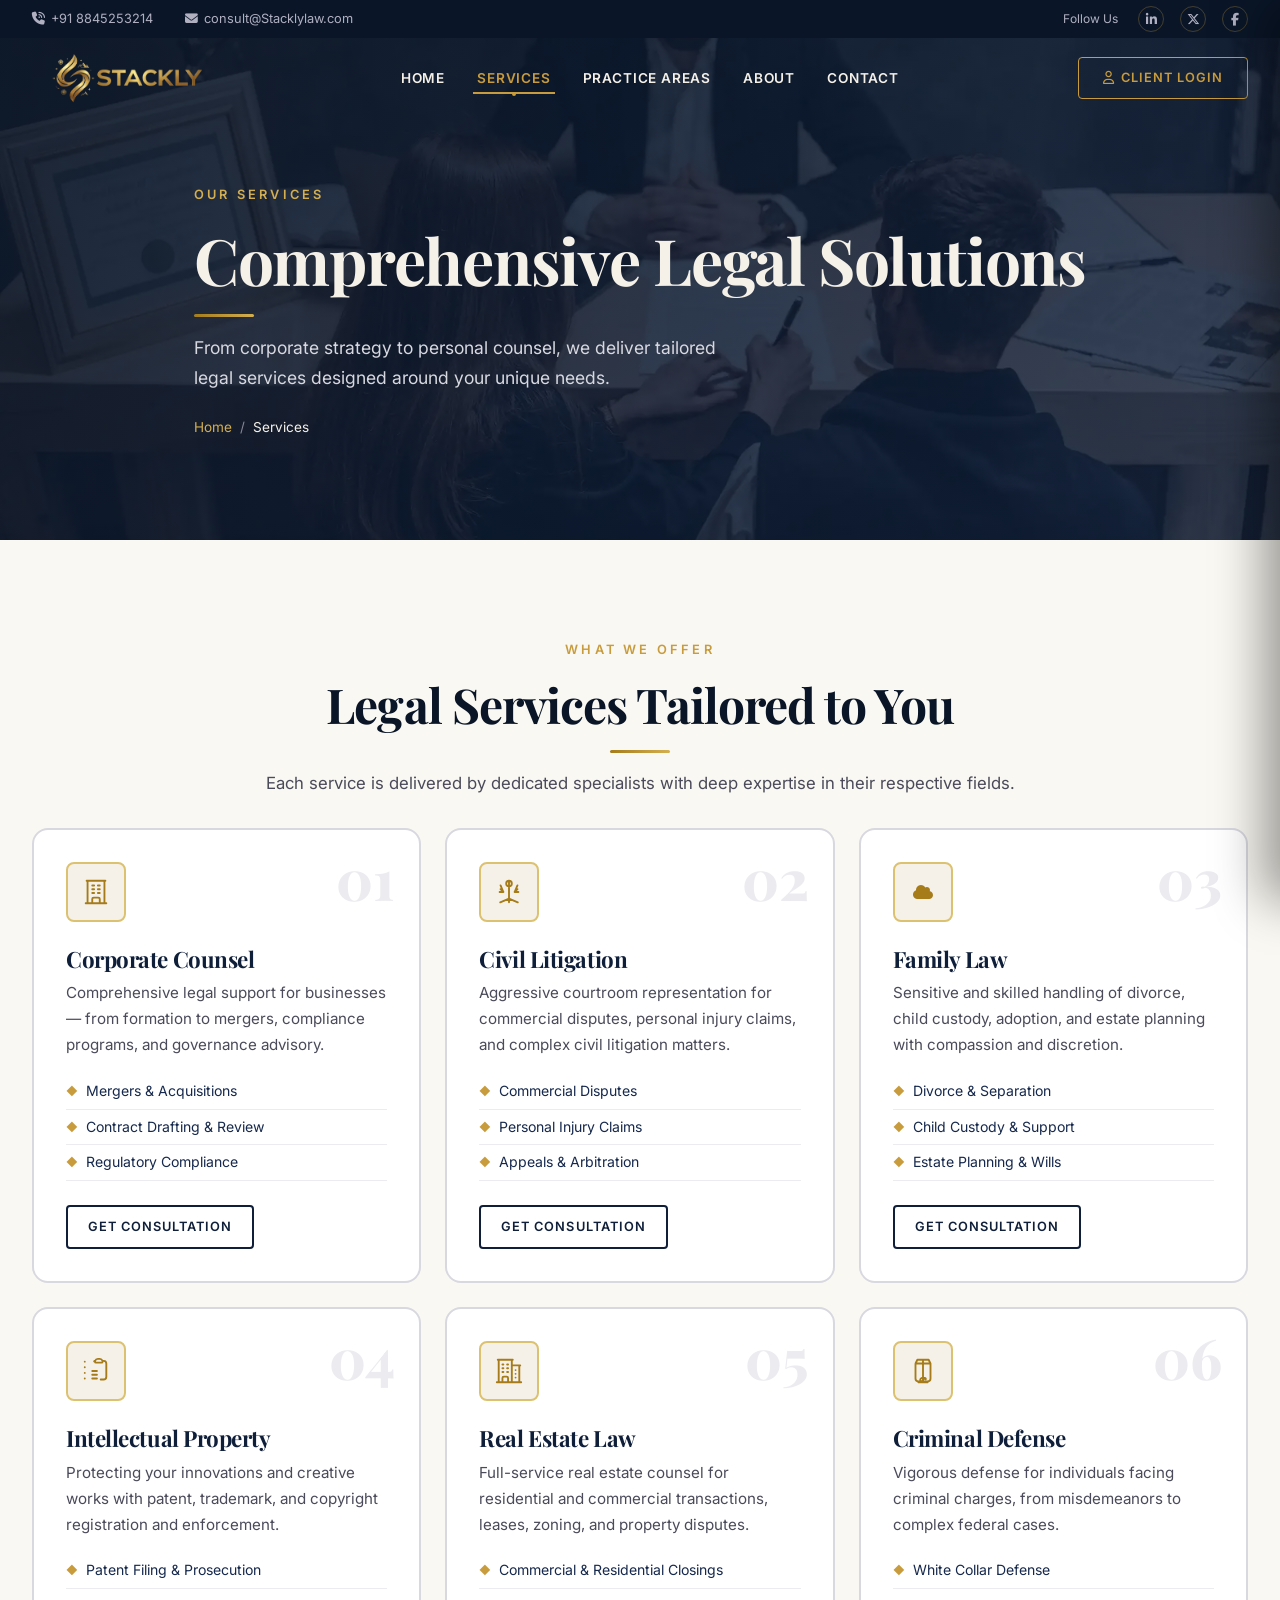
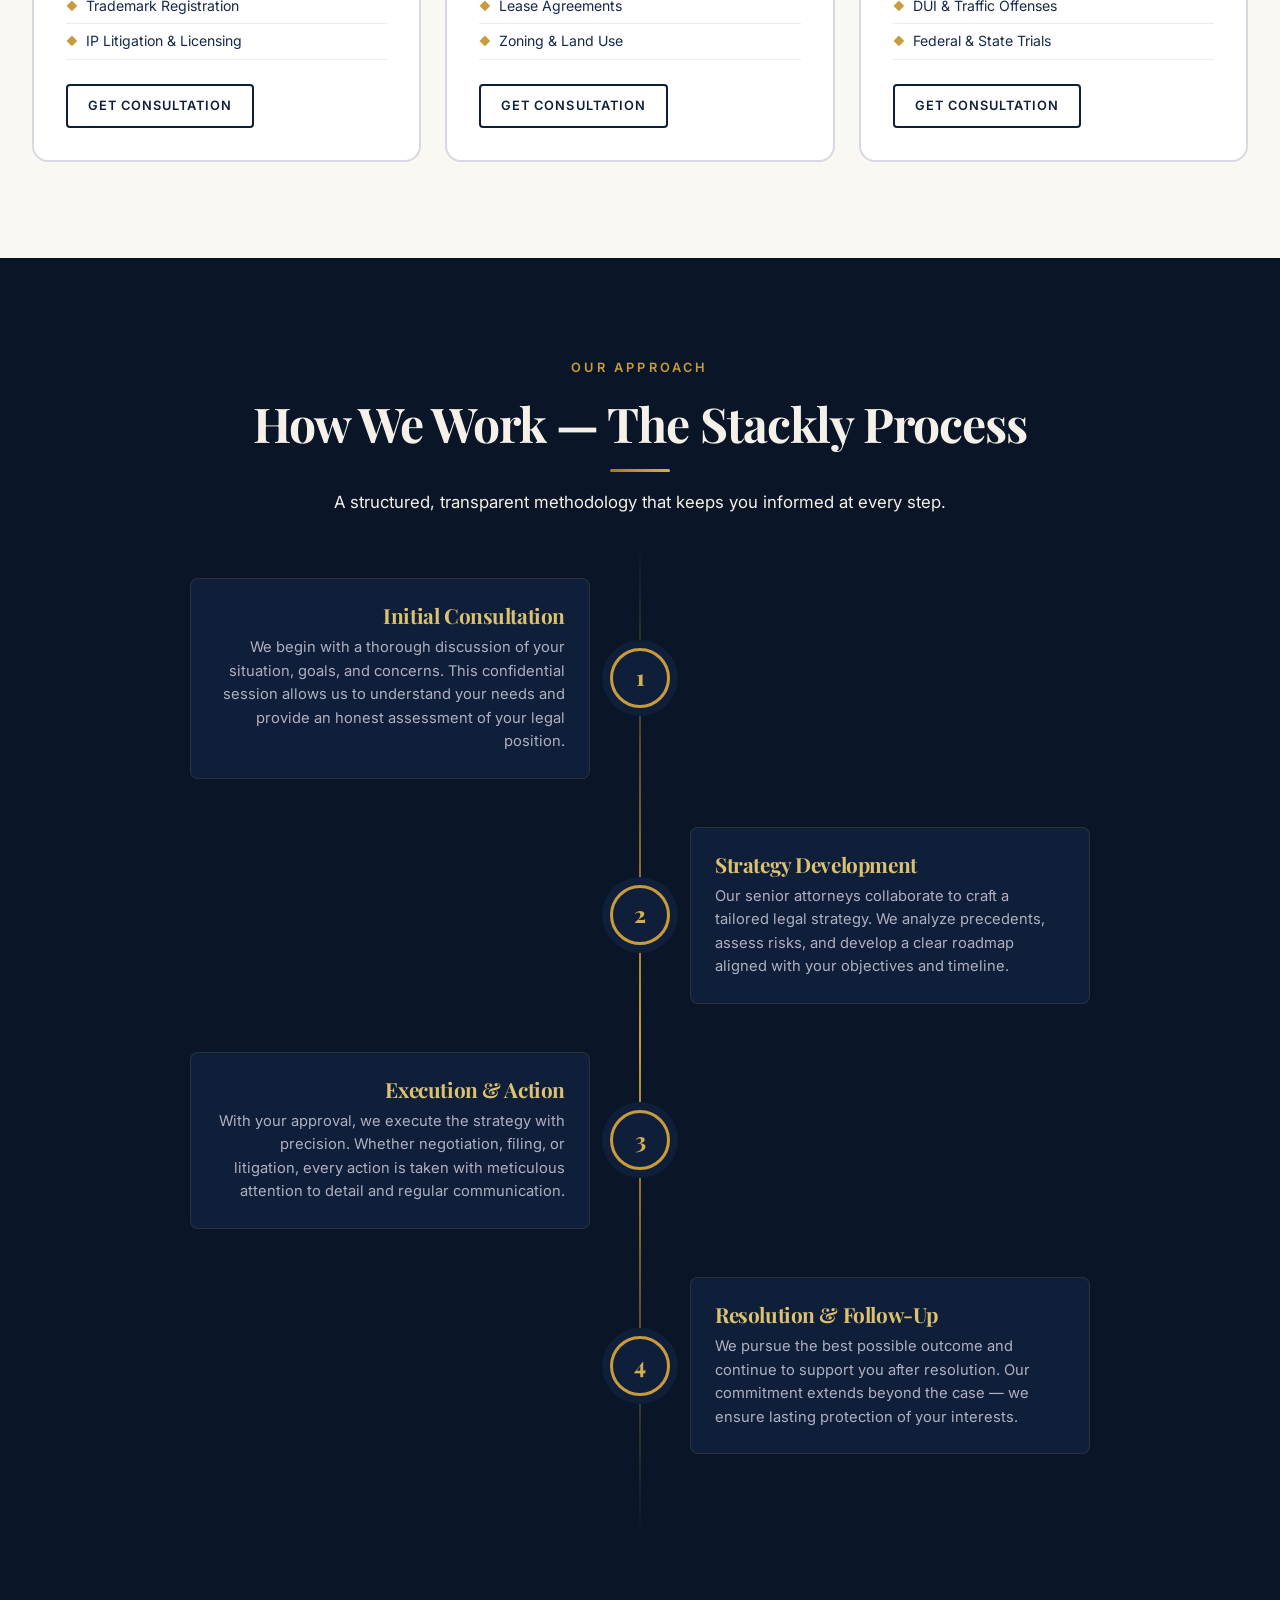
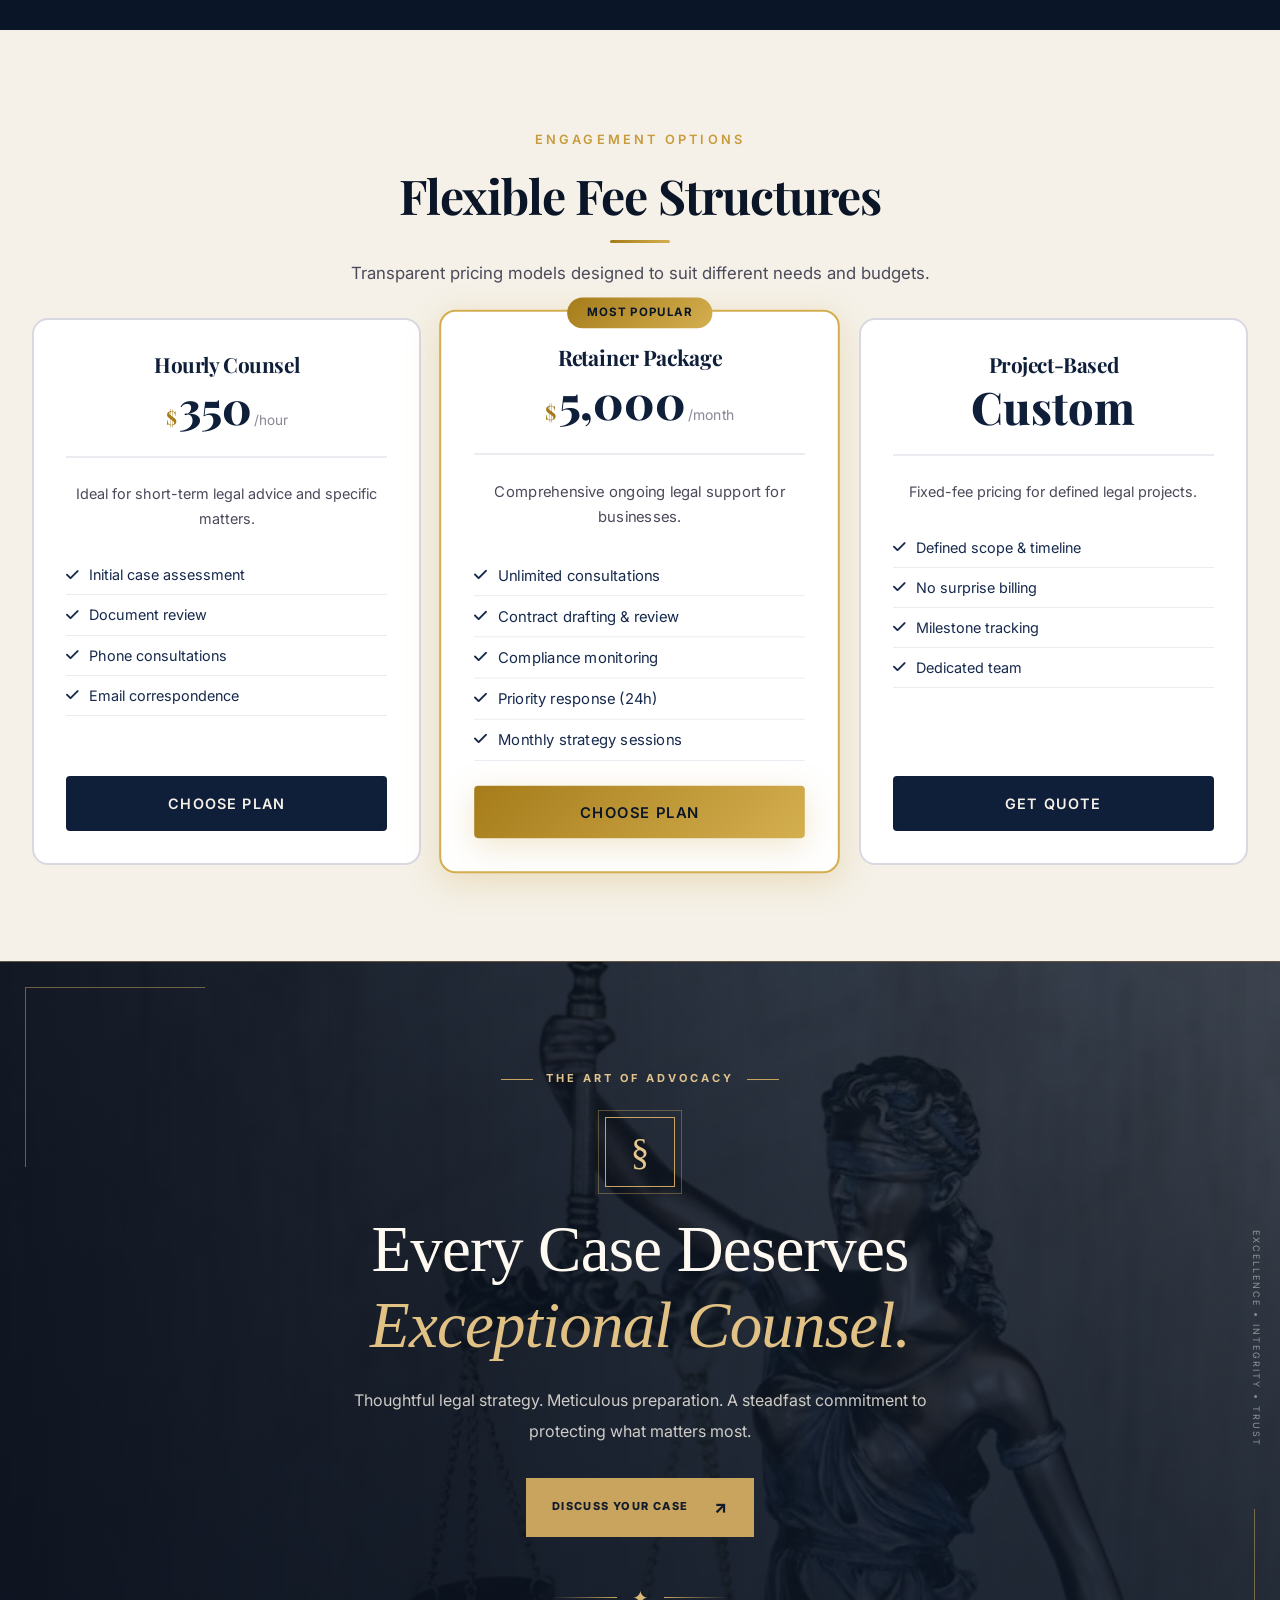
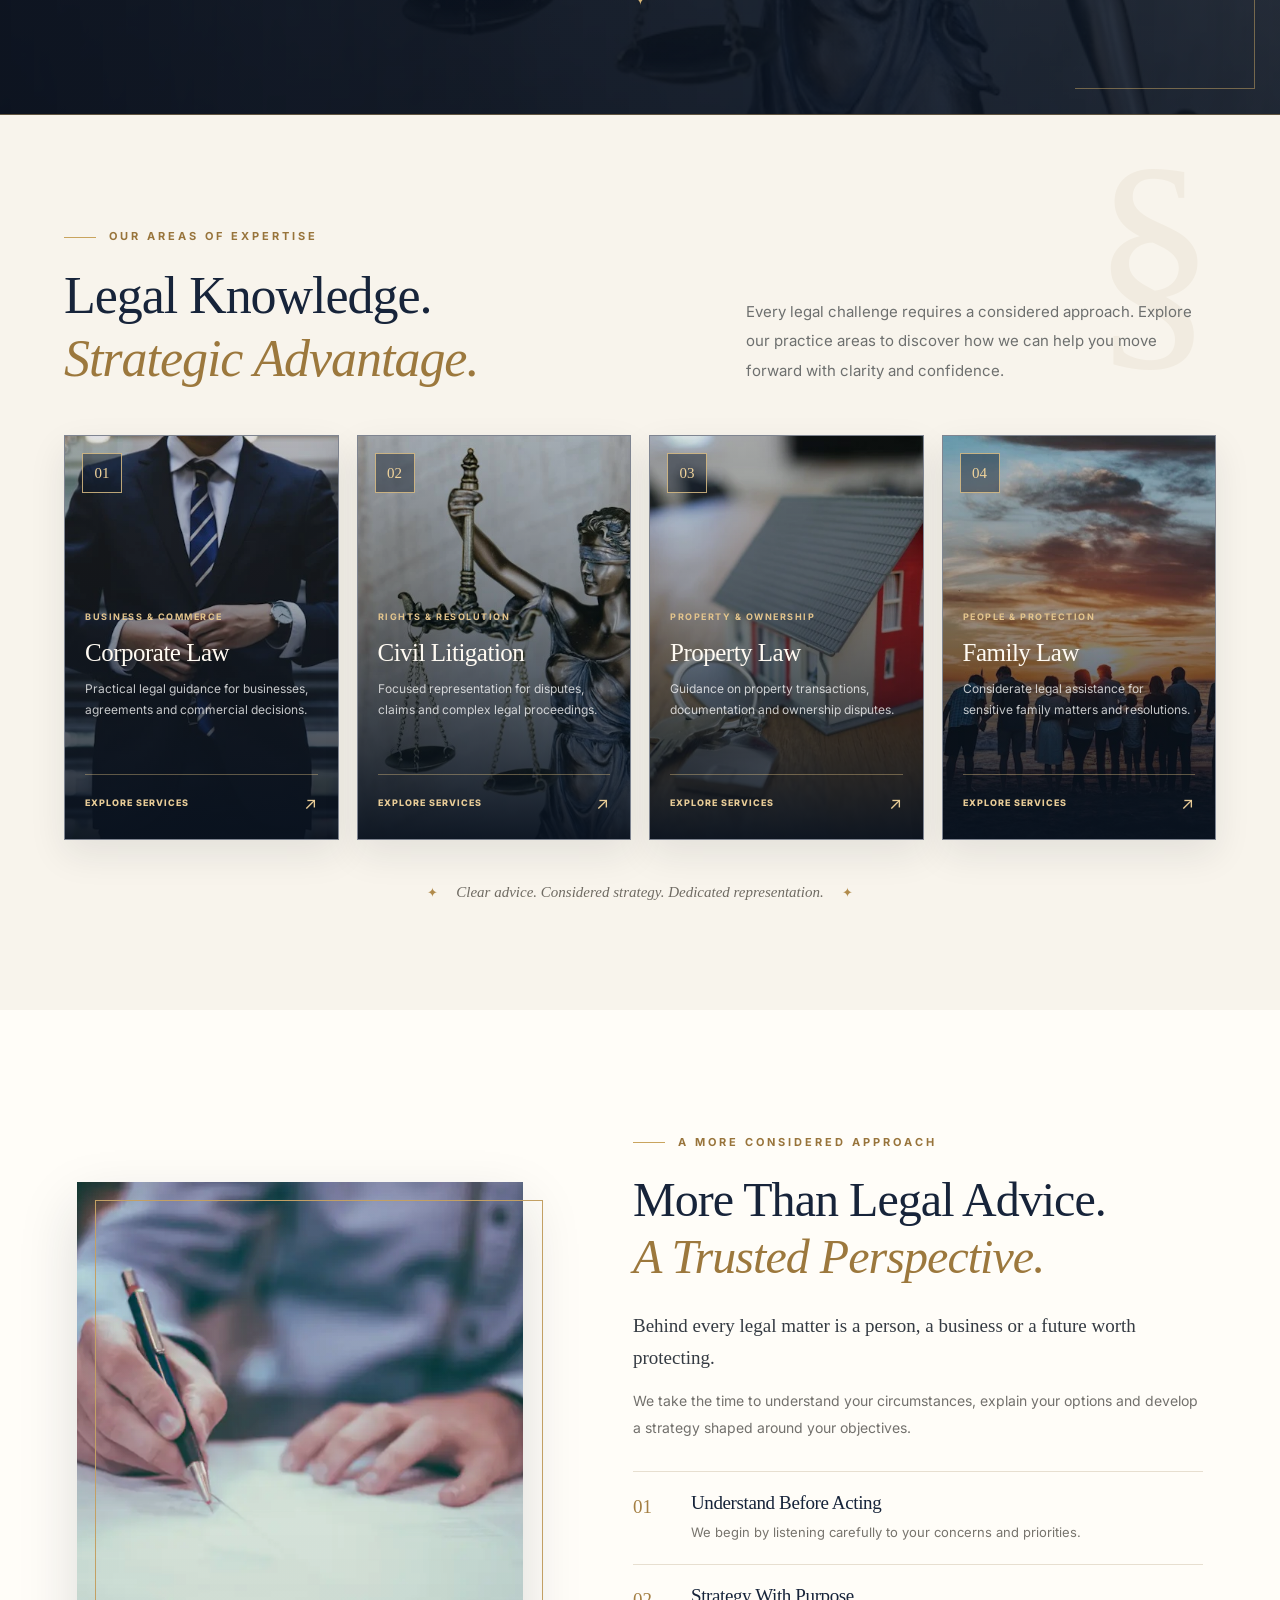
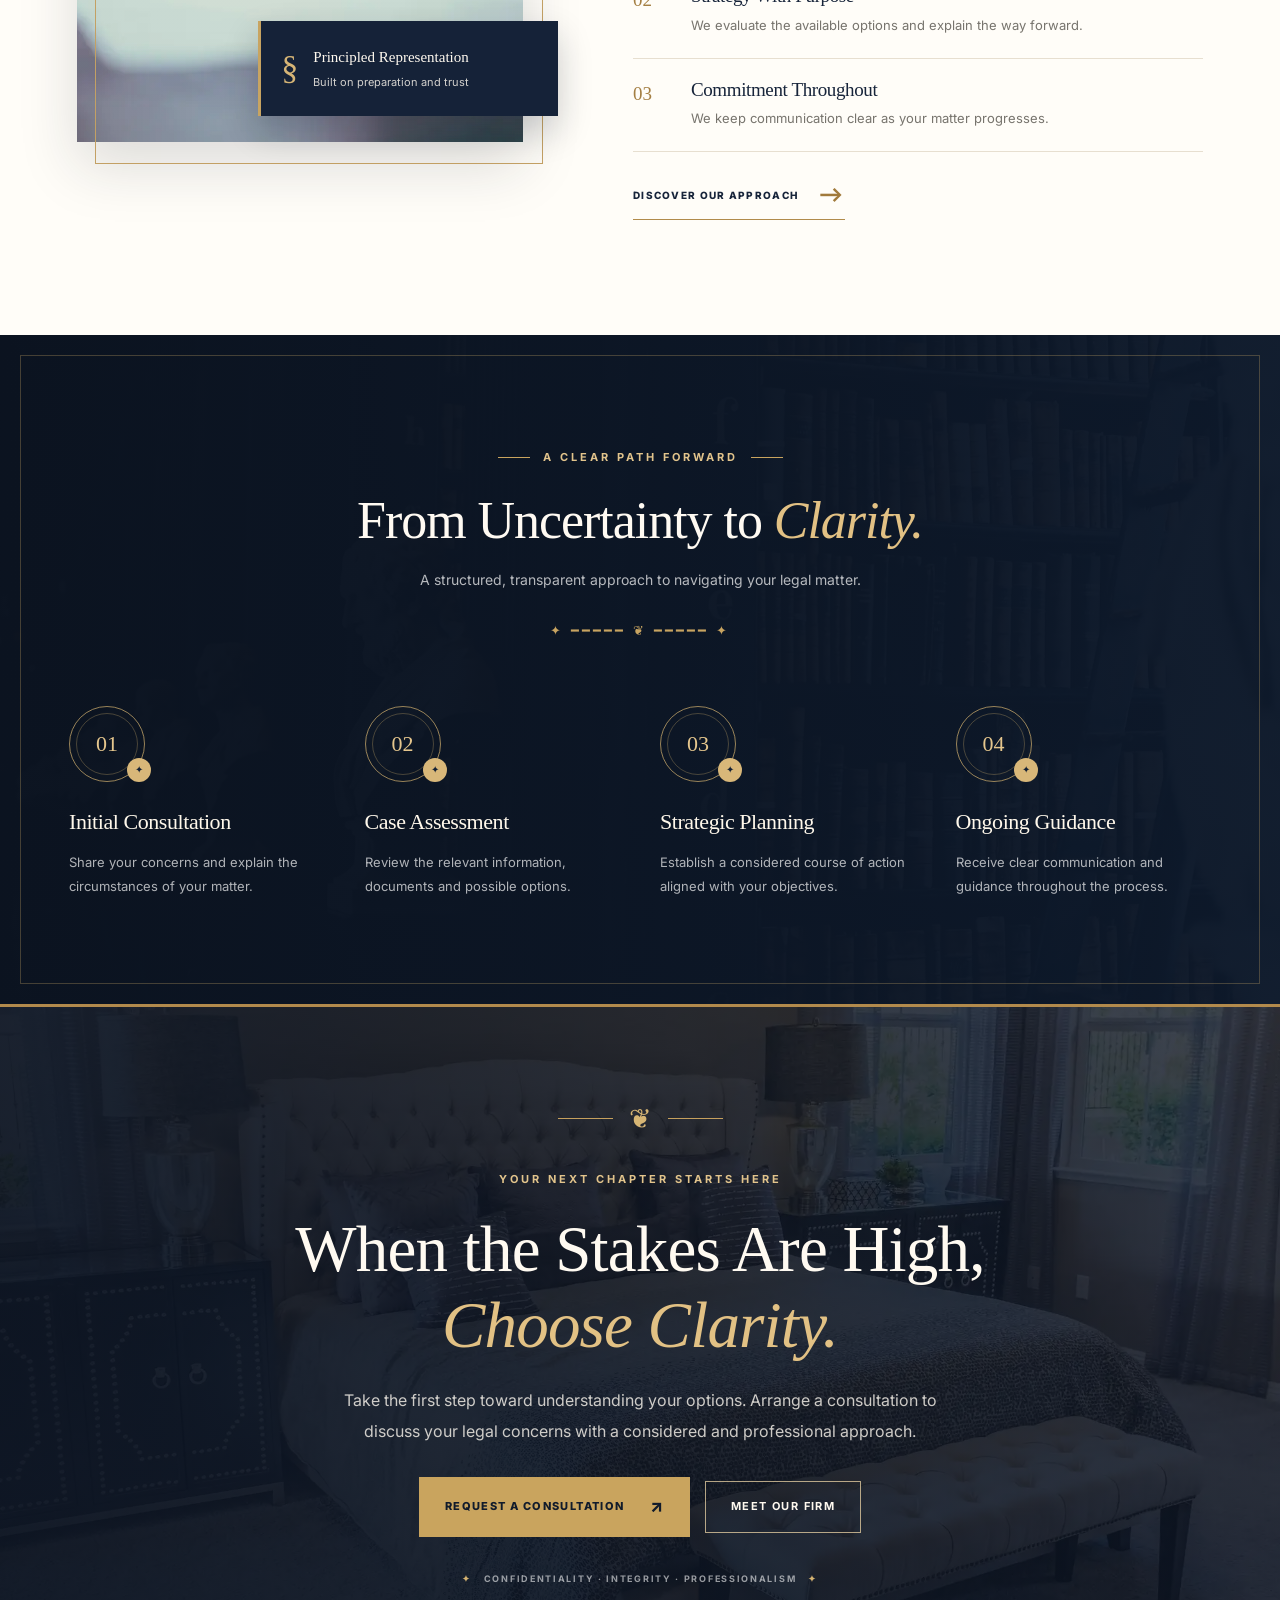
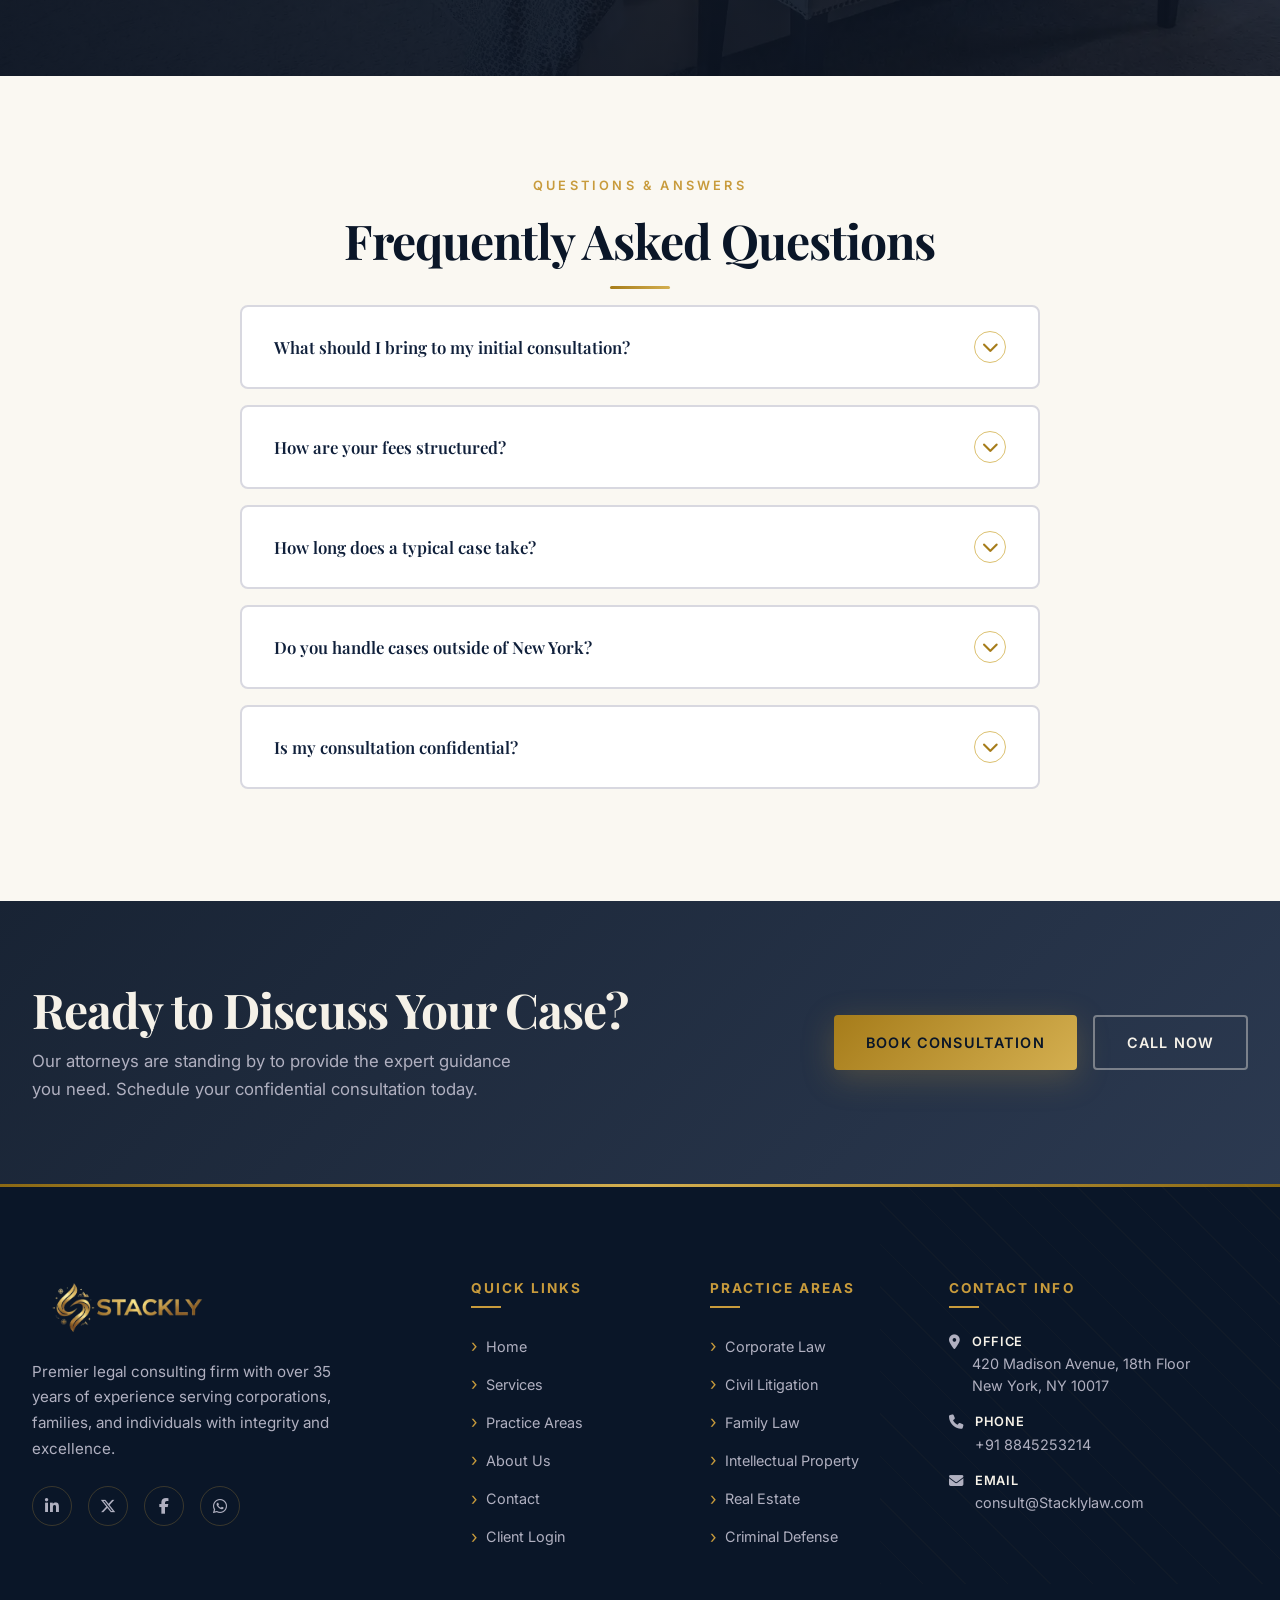
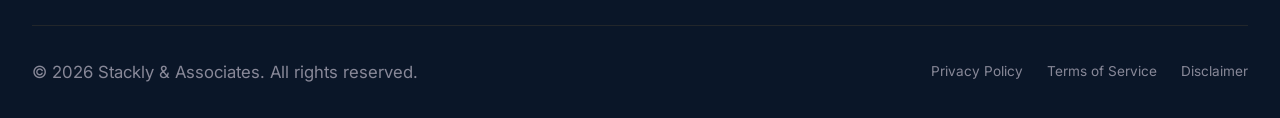
<file: services.html>
<!DOCTYPE html>
<html lang="en">
<head>
  <meta charset="UTF-8">
  <meta name="viewport" content="width=device-width, initial-scale=1.0">
  <title>Services — Stackly & Associates</title>
  <meta name="description" content="Comprehensive legal services from Stackly & Associates — corporate counsel, litigation, family law, IP, real estate, and more.">
  <link rel="preconnect" href="https://fonts.googleapis.com">
  <link rel="preconnect" href="https://fonts.gstatic.com" crossorigin>
  <link rel="stylesheet"
    href="https://cdnjs.cloudflare.com/ajax/libs/font-awesome/6.5.2/css/all.min.css">
  <link href="https://fonts.googleapis.com/css2?family=Playfair+Display:wght@400;600;700;800;900&family=Inter:wght@300;400;500;600;700&family=Cormorant+Garamond:wght@400;500;600;700&display=swap" rel="stylesheet">
  <link rel="stylesheet" href="css/common.css">
  <link rel="stylesheet" href="css/services.css">
</head>

<body>

  <div class="page-loader">
    <div class="loader-scales"><div class="loader-scales-bowl left"></div><div class="loader-scales-bowl right"></div></div>
    <div class="loader-text">Stackly</div>
  </div>

  <div class="scroll-progress"></div>

  <!-- Navigation -->
  <div class="nav-wrapper">
    <div class="nav-bar-top">
      <div class="nav-bar-top-inner">
        <div class="nav-top-info">
          <span>
            <i class="fa-solid fa-phone-volume"></i>
            +91 8845253214
          </span>
          <span>
            <i class="fa-solid fa-envelope"></i>
            consult@Stacklylaw.com
          </span>
        </div>
        <!-- ======== -->
        <div class="nav-top-social">
          <span style="font-size:0.75rem;color:var(--gray-300);margin-right:4px;">Follow Us</span>
          <a href="#" aria-label="LinkedIn">
            <i class="fa-brands fa-linkedin-in"></i>
          </a>

          <a href="#" aria-label="X (Twitter)">
            <i class="fa-brands fa-x-twitter"></i>
          </a>

          <a href="#" aria-label="Facebook">
            <i class="fa-brands fa-facebook-f"></i>
          </a>
        </div>
      </div>
    </div>
    <nav class="nav-main">
      <a href="index.html" class="nav-logo">
        <img src="images/logo.webp" alt="Stackly & Associates" class="nav-logo-img">
      </a>
      <ul class="nav-links">
        <li><a href="index.html" class="nav-link">Home</a></li>
        <li><a href="services.html" class="nav-link">Services</a></li>
        <li><a href="practice-areas.html" class="nav-link">Practice Areas</a></li>
        <li><a href="about.html" class="nav-link">About</a></li>
        <li><a href="contact.html" class="nav-link">Contact</a></li>
      </ul>
      <div class="nav-actions">
        <a href="login.html" class="nav-btn-login"><i class="fa-regular fa-user"></i> Client Login</a>
      </div>
      <button class="nav-hamburger" aria-label="Toggle menu"><span></span><span></span><span></span></button>
    </nav>
  </div>

  <div class="mobile-menu-overlay"></div>
  <aside class="mobile-menu">
    <div class="mobile-menu-header">
      <div class="mobile-menu-logo">STACK<span>LY</span></div>
      <button class="mobile-menu-close" aria-label="Close menu"><svg xmlns="http://www.w3.org/2000/svg" fill="none" viewBox="0 0 24 24" stroke-width="2" stroke="currentColor"><path stroke-linecap="round" stroke-linejoin="round" d="M6 18L18 6M6 6l12 12"/></svg></button>
    </div>
    <nav class="mobile-menu-nav">
      <a href="index.html" class="mobile-menu-link">Home <span class="menu-num">01</span></a>
      <a href="services.html" class="mobile-menu-link">Services <span class="menu-num">02</span></a>
      <a href="practice-areas.html" class="mobile-menu-link">Practice Areas <span class="menu-num">03</span></a>
      <a href="about.html" class="mobile-menu-link">About <span class="menu-num">04</span></a>
      <a href="contact.html" class="mobile-menu-link">Contact <span class="menu-num">05</span></a>
    </nav>
    
    <div class="mobile-menu-footer">
      <a href="login.html" class="mobile-menu-login-btn">
        <i class="fa-regular fa-user"></i> Client Login
      </a>
    
      <div class="mobile-menu-contact">
        <p>
          <i class="fa-solid fa-phone"></i>
          <a href="tel:+918845253214">+91 8845253214</a>
        </p>

        <p>
          <i class="fa-regular fa-envelope"></i>
          <a href="mailto:consult@Stacklylaw.com">consult@Stacklylaw.com</a>
        </p>

        <p>
          <i class="fa-solid fa-location-dot"></i>
          <span>420 Madison Avenue, New York, NY</span>
        </p>
      </div>
    </div>
    
  </aside>

  <!-- ===== PAGE CONTENT ===== -->

  <!-- SECTION 1: PAGE BANNER -->
  <section class="page-banner" style="background-image: url('images/img23.webp');">
    <div class="page-banner-overlay"></div>
    <div class="page-banner-content container">
      <span class="eyebrow" style="color: var(--gold-400);">Our Services</span>
      <h1>Comprehensive Legal Solutions</h1>
      <div class="divider-gold"></div>
      <p>From corporate strategy to personal counsel, we deliver tailored legal services designed around your unique needs.</p>
      <div class="page-banner-breadcrumb">
        <a href="index.html">Home</a> <span>/</span> <span class="active">Services</span>
      </div>
    </div>
  </section>

  <!-- SECTION 2: SERVICES GRID — UNIQUE CARD DESIGN -->
  <section class="section section-ivory">
    <div class="container">
      <div class="section-header text-center reveal">
        <span class="eyebrow">What We Offer</span>
        <h2>Legal Services Tailored to You</h2>
        <div class="divider-gold center"></div>
        <p class="section-header-desc" style="color: var(--gray-600);">
          Each service is delivered by dedicated specialists with deep expertise in their respective fields.
        </p>
      </div>

      <div class="services-grid reveal-stagger">
        <div class="service-card">
          <div class="service-card-number">01</div>
          <div class="service-card-icon">
            <svg xmlns="http://www.w3.org/2000/svg" fill="none" viewBox="0 0 24 24" stroke-width="1.5" stroke="currentColor"><path stroke-linecap="round" stroke-linejoin="round" d="M3.75 21h16.5M4.5 3h15M5.25 3v18m13.5-18v18M9 6.75h1.5m-1.5 3h1.5m-1.5 3h1.5m3-6H15m-1.5 3H15m-1.5 3H15M9 21v-3.375c0-.621.504-1.125 1.125-1.125h3.75c.621 0 1.125.504 1.125 1.125V21"/></svg>
          </div>
          <h3>Corporate Counsel</h3>
          <p>Comprehensive legal support for businesses — from formation to mergers, compliance programs, and governance advisory.</p>
          <ul class="service-card-list">
            <li>Mergers &amp; Acquisitions</li>
            <li>Contract Drafting &amp; Review</li>
            <li>Regulatory Compliance</li>
          </ul>
          <a href="error.html" class="service-card-btn">Get Consultation</a>
        </div>

        <div class="service-card">
          <div class="service-card-number">02</div>
          <div class="service-card-icon">
            <svg xmlns="http://www.w3.org/2000/svg" fill="none" viewBox="0 0 24 24" stroke-width="1.5" stroke="currentColor"><path stroke-linecap="round" stroke-linejoin="round" d="M12 3v17.25M12 3c-1.5 0-2.25 1-2.25 2.25S10.5 7.5 12 7.5M12 3c1.5 0 2.25 1 2.25 2.25S13.5 7.5 12 7.5M12 7.5v2.25M5.25 6.75L7.5 12M7.5 12L5.25 9.75M7.5 12H4.5M18.75 6.75L16.5 12M16.5 12l2.25-2.25M16.5 12h3M12 17.25L5 20.25M12 17.25l7 3"/></svg>
          </div>
          <h3>Civil Litigation</h3>
          <p>Aggressive courtroom representation for commercial disputes, personal injury claims, and complex civil litigation matters.</p>
          <ul class="service-card-list">
            <li>Commercial Disputes</li>
            <li>Personal Injury Claims</li>
            <li>Appeals &amp; Arbitration</li>
          </ul>
          <a href="error.html" class="service-card-btn">Get Consultation</a>
        </div>

        <div class="service-card">
          <div class="service-card-number">03</div>
          <div class="service-card-icon">
            <i class="fa-solid fa-cloud" aria-hidden="true"></i>
          </div>
          <h3>Family Law</h3>
          <p>Sensitive and skilled handling of divorce, child custody, adoption, and estate planning with compassion and discretion.</p>
          <ul class="service-card-list">
            <li>Divorce &amp; Separation</li>
            <li>Child Custody &amp; Support</li>
            <li>Estate Planning &amp; Wills</li>
          </ul>
          <a href="error.html" class="service-card-btn">Get Consultation</a>
        </div>

        <div class="service-card">
          <div class="service-card-number">04</div>
          <div class="service-card-icon">
            <svg xmlns="http://www.w3.org/2000/svg" fill="none" viewBox="0 0 24 24" stroke-width="1.5" stroke="currentColor"><path stroke-linecap="round" stroke-linejoin="round" d="M9 12h3.75M9 15h3.75M9 18h3.75m3 .75H18a2.25 2.25 0 002.25-2.25V6.108c0-1.135-.845-2.098-1.976-2.192a48.424 48.424 0 00-1.123-.08m-5.801 0c-.065.21-.1.433-.1.664 0 .414.336.75.75.75h4.5a.75.75 0 00.75-.75 2.25 2.25 0 00-.1-.664m-5.8 0A2.251 2.251 0 0113.5 2.25H15c1.012 0 1.867.668 2.15 1.586m-5.8 0c-.376.023-.68.227-.815.525M3 4.5h.015M3 9h.015M3 13.5h.015M3 18h.015"/></svg>
          </div>
          <h3>Intellectual Property</h3>
          <p>Protecting your innovations and creative works with patent, trademark, and copyright registration and enforcement.</p>
          <ul class="service-card-list">
            <li>Patent Filing &amp; Prosecution</li>
            <li>Trademark Registration</li>
            <li>IP Litigation &amp; Licensing</li>
          </ul>
          <a href="error.html" class="service-card-btn">Get Consultation</a>
        </div>

        <div class="service-card">
          <div class="service-card-number">05</div>
          <div class="service-card-icon">
            <svg xmlns="http://www.w3.org/2000/svg" fill="none" viewBox="0 0 24 24" stroke-width="1.5" stroke="currentColor"><path stroke-linecap="round" stroke-linejoin="round" d="M2.25 21h19.5m-18-18v18m10.5-18v18m6-13.5V21M6.75 6.75h.75m-.75 3h.75m-.75 3h.75m3-6h.75m-.75 3h.75m-.75 3h.75M6.75 21v-3.375c0-.621.504-1.125 1.125-1.125h2.25c.621 0 1.125.504 1.125 1.125V21M3 3h12m-.75 4.5H21m-3.75 3.75h.008v.008h-.008v-.008zm0 3h.008v.008h-.008v-.008zm0 3h.008v.008h-.008v-.008z"/></svg>
          </div>
          <h3>Real Estate Law</h3>
          <p>Full-service real estate counsel for residential and commercial transactions, leases, zoning, and property disputes.</p>
          <ul class="service-card-list">
            <li>Commercial &amp; Residential Closings</li>
            <li>Lease Agreements</li>
            <li>Zoning &amp; Land Use</li>
          </ul>
          <a href="error.html" class="service-card-btn">Get Consultation</a>
        </div>

        <div class="service-card">
          <div class="service-card-number">06</div>
          <div class="service-card-icon">
            <svg xmlns="http://www.w3.org/2000/svg" fill="none" viewBox="0 0 24 24" stroke-width="1.5" stroke="currentColor"><path stroke-linecap="round" stroke-linejoin="round" d="M12 3v17.25m0 0c-1.105 0-2.25-.43-2.25-1.125S10.895 17.25 12 17.25m0 0c1.105 0 2.25.43 2.25 1.125S13.105 18 12 18m-3.75 3h7.5M6 6h12M6 6l1.5-3h9L18 6M6 6v12a2.25 2.25 0 002.25 2.25h7.5A2.25 2.25 0 0018 18V6"/></svg>
          </div>
          <h3>Criminal Defense</h3>
          <p>Vigorous defense for individuals facing criminal charges, from misdemeanors to complex federal cases.</p>
          <ul class="service-card-list">
            <li>White Collar Defense</li>
            <li>DUI &amp; Traffic Offenses</li>
            <li>Federal &amp; State Trials</li>
          </ul>
          <a href="error.html" class="service-card-btn">Get Consultation</a>
        </div>
      </div>
    </div>
  </section>

  <!-- SECTION 3: PROCESS TIMELINE — UNIQUE ZIGZAG DESIGN -->
  <section class="section section-dark">
    <div class="container">
      <div class="section-header text-center reveal">
        <span class="eyebrow">Our Approach</span>
        <h2>How We Work — The Stackly Process</h2>
        <div class="divider-gold center"></div>
        <p class="section-header-desc">A structured, transparent methodology that keeps you informed at every step.</p>
      </div>

      <div class="process-timeline">
        <div class="process-item reveal-left">
          <div class="process-marker">
            <span>1</span>
          </div>
          <div class="process-content">
            <h3>Initial Consultation</h3>
            <p>We begin with a thorough discussion of your situation, goals, and concerns. This confidential session allows us to understand your needs and provide an honest assessment of your legal position.</p>
          </div>
        </div>
        <div class="process-item process-right reveal-right">
          <div class="process-marker">
            <span>2</span>
          </div>
          <div class="process-content">
            <h3>Strategy Development</h3>
            <p>Our senior attorneys collaborate to craft a tailored legal strategy. We analyze precedents, assess risks, and develop a clear roadmap aligned with your objectives and timeline.</p>
          </div>
        </div>
        <div class="process-item reveal-left">
          <div class="process-marker">
            <span>3</span>
          </div>
          <div class="process-content">
            <h3>Execution &amp; Action</h3>
            <p>With your approval, we execute the strategy with precision. Whether negotiation, filing, or litigation, every action is taken with meticulous attention to detail and regular communication.</p>
          </div>
        </div>
        <div class="process-item process-right reveal-right">
          <div class="process-marker">
            <span>4</span>
          </div>
          <div class="process-content">
            <h3>Resolution &amp; Follow-Up</h3>
            <p>We pursue the best possible outcome and continue to support you after resolution. Our commitment extends beyond the case — we ensure lasting protection of your interests.</p>
          </div>
        </div>
      </div>
    </div>
  </section>

  <!-- SECTION 4: PRICING / ENGAGEMENT MODELS — UNIQUE TIERED DESIGN -->
  <section class="section section-cream">
    <div class="container">
      <div class="section-header text-center reveal">
        <span class="eyebrow">Engagement Options</span>
        <h2>Flexible Fee Structures</h2>
        <div class="divider-gold center"></div>
        <p class="section-header-desc" style="color: var(--gray-600);">Transparent pricing models designed to suit different needs and budgets.</p>
      </div>

      <div class="pricing-grid reveal-stagger">
        <div class="pricing-card">
          <div class="pricing-header">
            <h3>Hourly Counsel</h3>
            <div class="pricing-price">
              <span class="pricing-currency">$</span>
              <span class="pricing-amount">350</span>
              <span class="pricing-period">/hour</span>
            </div>
          </div>
          <p class="pricing-desc">Ideal for short-term legal advice and specific matters.</p>
          <ul class="pricing-features">
            <li><i class="fa-solid fa-check" aria-hidden="true"></i> Initial case assessment</li>
            <li><i class="fa-solid fa-check" aria-hidden="true"></i> Document review</li>
            <li><i class="fa-solid fa-check" aria-hidden="true"></i> Phone consultations</li>
            <li><i class="fa-solid fa-check" aria-hidden="true"></i> Email correspondence</li>
          </ul>
          <a href="error.html" class="btn btn-navy pricing-btn">Choose Plan</a>
        </div>

        <div class="pricing-card pricing-featured">
          <div class="pricing-badge">Most Popular</div>
          <div class="pricing-header">
            <h3>Retainer Package</h3>
            <div class="pricing-price">
              <span class="pricing-currency">$</span>
              <span class="pricing-amount">5,000</span>
              <span class="pricing-period">/month</span>
            </div>
          </div>
          <p class="pricing-desc">Comprehensive ongoing legal support for businesses.</p>
          <ul class="pricing-features">
            <li><i class="fa-solid fa-check" aria-hidden="true"></i> Unlimited consultations</li>
            <li><i class="fa-solid fa-check" aria-hidden="true"></i> Contract drafting &amp; review</li>
            <li><i class="fa-solid fa-check" aria-hidden="true"></i> Compliance monitoring</li>
            <li><i class="fa-solid fa-check" aria-hidden="true"></i> Priority response (24h)</li>
            <li><i class="fa-solid fa-check" aria-hidden="true"></i> Monthly strategy sessions</li>
          </ul>
          <a href="error.html" class="btn btn-gold pricing-btn">Choose Plan</a>
        </div>

        <div class="pricing-card">
          <div class="pricing-header">
            <h3>Project-Based</h3>
            <div class="pricing-price">
              <span class="pricing-amount">Custom</span>
            </div>
          </div>
          <p class="pricing-desc">Fixed-fee pricing for defined legal projects.</p>
          <ul class="pricing-features">
            <li><i class="fa-solid fa-check" aria-hidden="true"></i> Defined scope &amp; timeline</li>
            <li><i class="fa-solid fa-check" aria-hidden="true"></i> No surprise billing</li>
            <li><i class="fa-solid fa-check" aria-hidden="true"></i> Milestone tracking</li>
            <li><i class="fa-solid fa-check" aria-hidden="true"></i> Dedicated team</li>
          </ul>
          <a href="error.html" class="btn btn-navy pricing-btn">Get Quote</a>
        </div>
      </div>
    </div>
  </section>

<!-- ==========================================
     PREMIUM SECTION 1 — LEGAL EXCELLENCE
     ========================================== -->
<section class="sc-excellence">
  <div class="sc-excellence-bg"></div>
  <div class="sc-excellence-overlay"></div>

  <div class="sc-excellence-content reveal">
    <span class="sc-kicker">
      <span class="sc-kicker-line"></span>
      THE ART OF ADVOCACY
      <span class="sc-kicker-line"></span>
    </span>

    <div class="sc-emblem">§</div>

    <h2>Every Case Deserves<br>
      <span>Exceptional Counsel.</span>
    </h2>

    <p>
      Thoughtful legal strategy. Meticulous preparation.
      A steadfast commitment to protecting what matters most.
    </p>

    <a href="error.html" class="sc-gold-btn">
      DISCUSS YOUR CASE <span>↗</span>
    </a>

    <div class="sc-bottom-ornament">
      <span></span>
      <i>✦</i>
      <span></span>
    </div>
  </div>

  <div class="sc-side-label">EXCELLENCE • INTEGRITY • TRUST</div>
</section>


<!-- ==========================================
     PREMIUM SECTION 2 — PRACTICE AREAS
     ========================================== -->
<section class="sc-expertise">
  <div class="sc-expertise-top">
    <div class="sc-expertise-heading reveal">
      <span class="sc-kicker sc-kicker-dark">
        <span class="sc-kicker-line"></span>
        OUR AREAS OF EXPERTISE
      </span>

      <h2>Legal Knowledge.<br>
        <span>Strategic Advantage.</span>
      </h2>
    </div>

    <p class="sc-expertise-intro reveal">
      Every legal challenge requires a considered approach.
      Explore our practice areas to discover how we can help
      you move forward with clarity and confidence.
    </p>
  </div>

  <div class="sc-expertise-grid">

    <a href="contact.html" class="sc-expertise-card sc-expertise-one reveal">
      <div class="sc-card-image"></div>
      <div class="sc-card-number">01</div>

      <div class="sc-card-content">
        <span class="sc-card-tag">BUSINESS & COMMERCE</span>
        <h3>Corporate Law</h3>
        <p>Practical legal guidance for businesses, agreements and commercial decisions.</p>
        <span class="sc-card-link">EXPLORE SERVICES <b>↗</b></span>
      </div>
    </a>

    <a href="contact.html" class="sc-expertise-card sc-expertise-two reveal">
      <div class="sc-card-image"></div>
      <div class="sc-card-number">02</div>

      <div class="sc-card-content">
        <span class="sc-card-tag">RIGHTS & RESOLUTION</span>
        <h3>Civil Litigation</h3>
        <p>Focused representation for disputes, claims and complex legal proceedings.</p>
        <span class="sc-card-link">EXPLORE SERVICES <b>↗</b></span>
      </div>
    </a>

    <a href="contact.html" class="sc-expertise-card sc-expertise-three reveal">
      <div class="sc-card-image"></div>
      <div class="sc-card-number">03</div>

      <div class="sc-card-content">
        <span class="sc-card-tag">PROPERTY & OWNERSHIP</span>
        <h3>Property Law</h3>
        <p>Guidance on property transactions, documentation and ownership disputes.</p>
        <span class="sc-card-link">EXPLORE SERVICES <b>↗</b></span>
      </div>
    </a>

    <a href="contact.html" class="sc-expertise-card sc-expertise-four reveal">
      <div class="sc-card-image"></div>
      <div class="sc-card-number">04</div>

      <div class="sc-card-content">
        <span class="sc-card-tag">PEOPLE & PROTECTION</span>
        <h3>Family Law</h3>
        <p>Considerate legal assistance for sensitive family matters and resolutions.</p>
        <span class="sc-card-link">EXPLORE SERVICES <b>↗</b></span>
      </div>
    </a>

  </div>

  <div class="sc-expertise-footer reveal">
    <span class="sc-footer-ornament">✦</span>
    <p>Clear advice. Considered strategy. Dedicated representation.</p>
    <span class="sc-footer-ornament">✦</span>
  </div>
</section>


<!-- ==========================================
     PREMIUM SECTION 3 — PERSONAL APPROACH
     ========================================== -->
<section class="sc-approach">
  <div class="sc-approach-image reveal-left">
    <div class="sc-approach-photo"></div>

    <div class="sc-image-frame"></div>

    <div class="sc-image-caption">
      <span class="sc-caption-symbol">§</span>
      <div>
        <strong>Principled Representation</strong>
        <span>Built on preparation and trust</span>
      </div>
    </div>
  </div>

  <div class="sc-approach-copy reveal-right">
    <span class="sc-kicker sc-kicker-dark">
      <span class="sc-kicker-line"></span>
      A MORE CONSIDERED APPROACH
    </span>

    <h2>More Than Legal Advice.<br>
      <span>A Trusted Perspective.</span>
    </h2>

    <p class="sc-approach-lead">
      Behind every legal matter is a person, a business or
      a future worth protecting.
    </p>

    <p>
      We take the time to understand your circumstances,
      explain your options and develop a strategy shaped
      around your objectives.
    </p>

    <div class="sc-principle-list">
      <div class="sc-principle">
        <span>01</span>
        <div>
          <h3>Understand Before Acting</h3>
          <p>We begin by listening carefully to your concerns and priorities.</p>
        </div>
      </div>

      <div class="sc-principle">
        <span>02</span>
        <div>
          <h3>Strategy With Purpose</h3>
          <p>We evaluate the available options and explain the way forward.</p>
        </div>
      </div>

      <div class="sc-principle">
        <span>03</span>
        <div>
          <h3>Commitment Throughout</h3>
          <p>We keep communication clear as your matter progresses.</p>
        </div>
      </div>
    </div>

    <a href="error.html" class="sc-text-link">
      DISCOVER OUR APPROACH <span>⟶</span>
    </a>
  </div>
</section>


<!-- ==========================================
     PREMIUM SECTION 4 — OUR PROCESS
     ========================================== -->
<section class="sc-process">
  <div class="sc-process-bg"></div>
  <div class="sc-process-overlay"></div>

  <div class="sc-process-inner">
    <header class="sc-process-heading reveal">
      <span class="sc-kicker">
        <span class="sc-kicker-line"></span>
        A CLEAR PATH FORWARD
        <span class="sc-kicker-line"></span>
      </span>

      <h2>From Uncertainty to <span>Clarity.</span></h2>

      <p>
        A structured, transparent approach to navigating
        your legal matter.
      </p>

      <div class="sc-process-ornament">✦ ━━━━━ ❦ ━━━━━ ✦</div>
    </header>

    <div class="sc-process-grid">

      <div class="sc-process-step reveal">
        <div class="sc-process-number">
          <span>01</span>
          <i>✦</i>
        </div>
        <h3>Initial Consultation</h3>
        <p>Share your concerns and explain the circumstances of your matter.</p>
      </div>

      <div class="sc-process-step reveal">
        <div class="sc-process-number">
          <span>02</span>
          <i>✦</i>
        </div>
        <h3>Case Assessment</h3>
        <p>Review the relevant information, documents and possible options.</p>
      </div>

      <div class="sc-process-step reveal">
        <div class="sc-process-number">
          <span>03</span>
          <i>✦</i>
        </div>
        <h3>Strategic Planning</h3>
        <p>Establish a considered course of action aligned with your objectives.</p>
      </div>

      <div class="sc-process-step reveal">
        <div class="sc-process-number">
          <span>04</span>
          <i>✦</i>
        </div>
        <h3>Ongoing Guidance</h3>
        <p>Receive clear communication and guidance throughout the process.</p>
      </div>

    </div>
  </div>
</section>


<!-- ==========================================
     PREMIUM SECTION 5 — CONSULTATION CTA
     ========================================== -->
<section class="sc-consultation">
  <div class="sc-consultation-bg"></div>
  <div class="sc-consultation-overlay"></div>

  <div class="sc-consultation-content reveal">
    <div class="sc-consultation-ornament">
      <span></span>
      <i>❦</i>
      <span></span>
    </div>

    <span class="sc-kicker">
      YOUR NEXT CHAPTER STARTS HERE
    </span>

    <h2>When the Stakes Are High,<br>
      <span>Choose Clarity.</span>
    </h2>

    <p>
      Take the first step toward understanding your options.
      Arrange a consultation to discuss your legal concerns
      with a considered and professional approach.
    </p>

    <div class="sc-consultation-actions">
      <a href="error.html" class="sc-gold-btn">
        REQUEST A CONSULTATION <span>↗</span>
      </a>

      <a href="error.html" class="sc-outline-btn">
        MEET OUR FIRM
      </a>
    </div>

    <div class="sc-consultation-note">
      <span>✦</span>
      CONFIDENTIALITY · INTEGRITY · PROFESSIONALISM
      <span>✦</span>
    </div>
  </div>
</section>


  <!-- SECTION 5: FAQ — UNIQUE ACCORDION DESIGN -->
  <section class="section section-ivory">
    <div class="container">
      <div class="section-header text-center reveal">
        <span class="eyebrow">Questions &amp; Answers</span>
        <h2>Frequently Asked Questions</h2>
        <div class="divider-gold center"></div>
      </div>

      <div class="faq-container reveal">
        <div class="faq-item">
          <button class="faq-question" aria-expanded="false">
            <span>What should I bring to my initial consultation?</span>
            <div class="faq-icon"><i class="fa-solid fa-chevron-down" aria-hidden="true"></i></div>
          </button>
          <div class="faq-answer">
            <p>Bring any relevant documents — contracts, correspondence, court notices, financial records, and identification. The more context we have, the more precise our initial assessment will be. Don't worry if you don't have everything; we can help identify what's needed during the meeting.</p>
          </div>
        </div>

        <div class="faq-item">
          <button class="faq-question" aria-expanded="false">
            <span>How are your fees structured?</span>
            <div class="faq-icon"><i class="fa-solid fa-chevron-down" aria-hidden="true"></i></div>
          </button>
          <div class="faq-answer">
            <p>We offer flexible fee structures including hourly rates, monthly retainers, and fixed project-based pricing. During your consultation, we'll recommend the most cost-effective option based on your specific needs and provide a transparent fee agreement upfront.</p>
          </div>
        </div>

        <div class="faq-item">
          <button class="faq-question" aria-expanded="false">
            <span>How long does a typical case take?</span>
            <div class="faq-icon"><i class="fa-solid fa-chevron-down" aria-hidden="true"></i></div>
          </button>
          <div class="faq-answer">
            <p>Case duration varies significantly depending on complexity. Simple contract reviews may take days, while litigation can span months or years. We provide realistic timeline estimates at the outset and keep you updated regularly on progress and any factors that may affect timing.</p>
          </div>
        </div>

        <div class="faq-item">
          <button class="faq-question" aria-expanded="false">
            <span>Do you handle cases outside of New York?</span>
            <div class="faq-icon"><i class="fa-solid fa-chevron-down" aria-hidden="true"></i></div>
          </button>
          <div class="faq-answer">
            <p>Our primary practice is in New York, but we are licensed in New Jersey, Connecticut, and have partnerships with firms across the country. For federal matters and multi-state cases, we coordinate seamlessly to ensure comprehensive representation wherever you need it.</p>
          </div>
        </div>

        <div class="faq-item">
          <button class="faq-question" aria-expanded="false">
            <span>Is my consultation confidential?</span>
            <div class="faq-icon"><i class="fa-solid fa-chevron-down" aria-hidden="true"></i></div>
          </button>
          <div class="faq-answer">
            <p>Absolutely. All consultations are protected by attorney-client privilege from the moment we begin speaking. Your privacy is sacred to us, and we employ bank-grade security measures to safeguard all communications and documents.</p>
          </div>
        </div>
      </div>
    </div>
  </section>

  <!-- SECTION 6: CTA BANNER -->
  <section class="section cta-banner-services">
    <div class="cta-banner-bg" style="background-image: url('images/img24.webp');"></div>
    <div class="cta-banner-overlay"></div>
    <div class="container cta-banner-content reveal-scale">
      <div class="cta-banner-text">
        <h2>Ready to Discuss Your Case?</h2>
        <p>Our attorneys are standing by to provide the expert guidance you need. Schedule your confidential consultation today.</p>
      </div>
      <div class="cta-banner-actions">
        <a href="error.html" class="btn btn-gold">Book Consultation</a>
        <a href="tel:+12125550190" class="btn btn-outline-light">Call Now</a>
      </div>
    </div>
  </section>

  <!-- ===== FOOTER ===== -->
  <footer class="footer">
    <div class="footer-pattern"></div>
    <div class="container">
      <div class="footer-grid">
        <div class="footer-brand">
          <a href="index.html" class="nav-logo">
            <img src="images/logo.webp" alt="Stackly & Associates" class="nav-logo-img">
          </a>
          <p>Premier legal consulting firm with over 35 years of experience serving corporations, families, and individuals with integrity and excellence.</p>
          <div class="footer-social">
            <a href="error.html" aria-label="LinkedIn">
              <i class="fa-brands fa-linkedin-in" aria-hidden="true"></i>
            </a>
            
            <a href="error.html" aria-label="Twitter">
              <i class="fa-brands fa-x-twitter" aria-hidden="true"></i>
            </a>
            
            <a href="error.html" aria-label="Facebook">
              <i class="fa-brands fa-facebook-f" aria-hidden="true"></i>
            </a>

            <a href="#" aria-label="Facebook">
              <i class="fa-brands fa-whatsapp" aria-hidden="true"></i>
            </a>

          </div>
        </div>
        <div class="footer-col">
          <h4>Quick Links</h4>
          <ul class="footer-links"><li><a href="index.html">Home</a></li><li><a href="services.html">Services</a></li><li><a href="practice-areas.html">Practice Areas</a></li><li><a href="about.html">About Us</a></li><li><a href="contact.html">Contact</a></li><li><a href="login.html">Client Login</a></li></ul>
        </div>
        <div class="footer-col">
          <h4>Practice Areas</h4>
          <ul class="footer-links"><li><a href="practice-areas.html">Corporate Law</a></li><li><a href="practice-areas.html">Civil Litigation</a></li><li><a href="practice-areas.html">Family Law</a></li><li><a href="practice-areas.html">Intellectual Property</a></li><li><a href="practice-areas.html">Real Estate</a></li><li><a href="practice-areas.html">Criminal Defense</a></li></ul>
        </div>
        <div class="footer-col">
          <h4>Contact Info</h4>
          <!-- Office -->
           <div class="footer-contact-item">
             <i class="fa-solid fa-location-dot"></i>
             <span>
               <strong>Office</strong>
               420 Madison Avenue, 18th Floor<br>
               New York, NY 10017
             </span>
           </div>
           
           <!-- Phone -->
           <div class="footer-contact-item">
             <i class="fa-solid fa-phone"></i>
             <span>

               <strong>Phone</strong>
               +91 8845253214
             </span>
           </div>
           
           <!-- Email -->
           <div class="footer-contact-item">
             <i class="fa-solid fa-envelope"></i>
             <span>
               <strong>Email</strong>
               consult@Stacklylaw.com
             </span>
           </div>
        </div>
      </div>
      <div class="footer-bottom"><p>&copy; 2026 Stackly &amp; Associates. All rights reserved.</p><div class="footer-bottom-links"><a href="#">Privacy Policy</a><a href="#">Terms of Service</a><a href="#">Disclaimer</a></div></div>
    </div>
  </footer>

  <button class="back-to-top" aria-label="Back to top"><svg xmlns="http://www.w3.org/2000/svg" fill="none" viewBox="0 0 24 24" stroke-width="2" stroke="currentColor"><path stroke-linecap="round" stroke-linejoin="round" d="M4.5 15.75l7.5-7.5 7.5 7.5"/></svg></button>

  <script src="js/common.js"></script>
  <script src="js/services.js"></script>
</body>
</html>
</file>
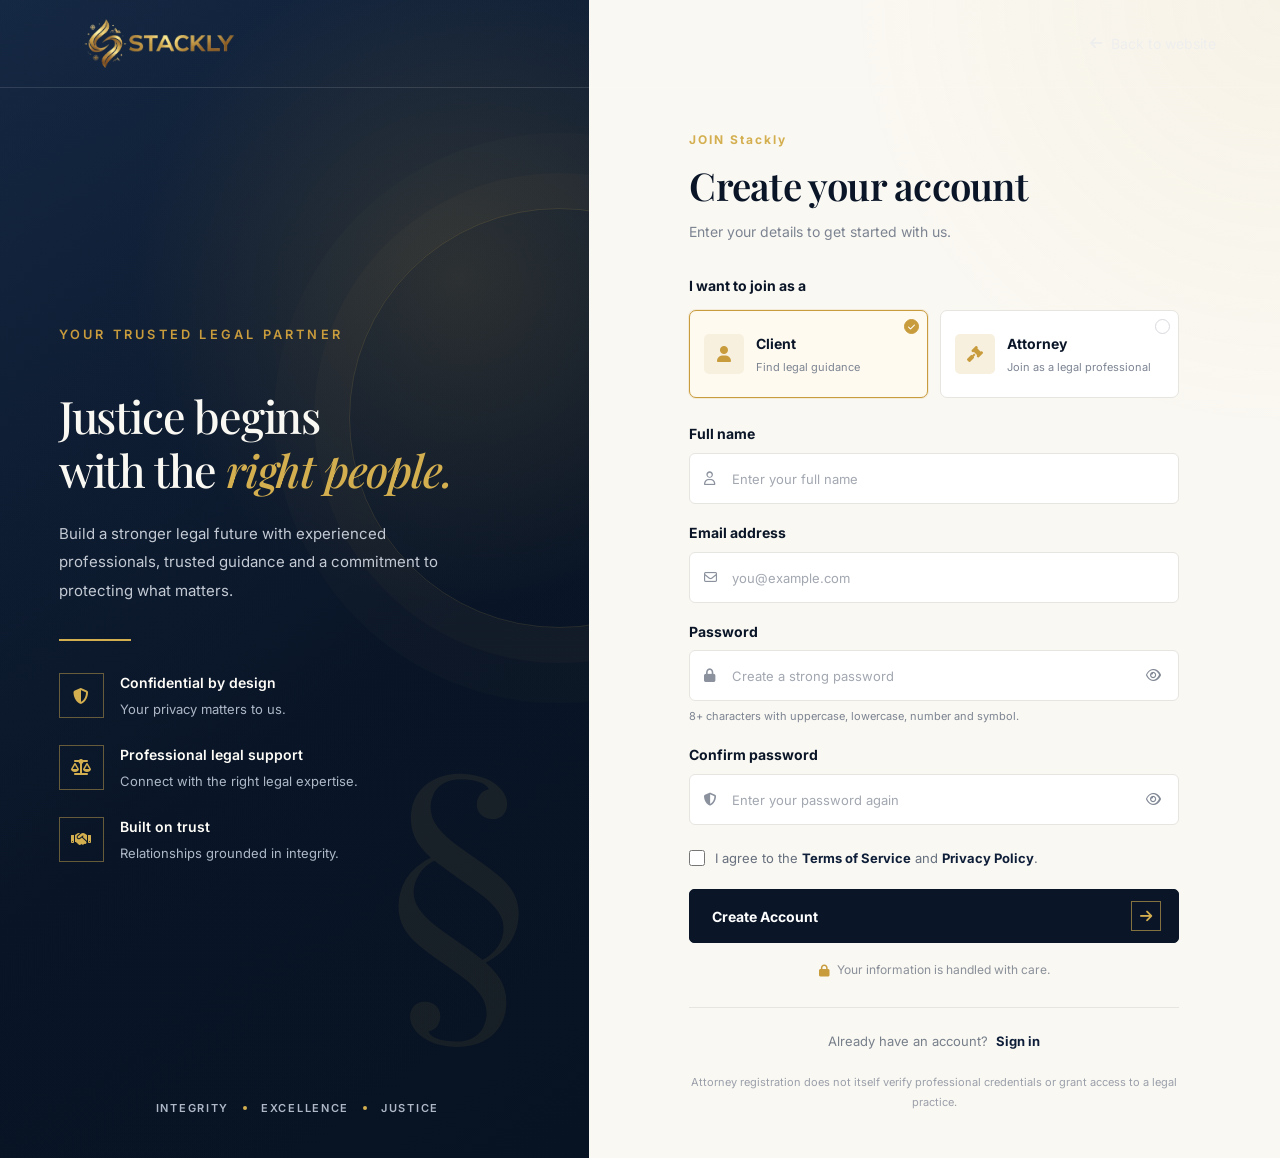
<file: signup.html>
<!DOCTYPE html>
<html lang="en">
<head>
  <meta charset="UTF-8">
  <meta name="viewport" content="width=device-width, initial-scale=1.0">
  <meta name="theme-color" content="#0a1628">
  <title>Create Account | Stackly & Associates</title>

  <link rel="preconnect" href="https://fonts.googleapis.com">
  <link rel="preconnect" href="https://fonts.gstatic.com" crossorigin>
  <link href="https://fonts.googleapis.com/css2?family=Inter:wght@400;500;600;700&family=Playfair+Display:wght@500;600;700&display=swap" rel="stylesheet">
  <link rel="stylesheet" href="css/signup.css">
  <link rel="stylesheet" href="css/common.css">
  <link rel="stylesheet"
    href="https://cdnjs.cloudflare.com/ajax/libs/font-awesome/6.5.2/css/all.min.css">
</head>

<body class="signup-page">

  <header class="signup-header">
    <!-- <a href="index.html" class="brand">
      <span class="brand-mark"><i class="fa-solid fa-scale-balanced"></i></span>
      <span class="brand-copy">
        <strong>Stackly</strong>
        <small>& ASSOCIATES</small>
      </span>
    </a> -->

    <a href="index.html" class="nav-logo">
        <img src="images/logo.webp" alt="Stackly & Associates" class="nav-logo-img">
    </a>

    <a href="index.html" class="back-link">
      <i class="fa-solid fa-arrow-left"></i>
      <span>Back to website</span>
    </a>
  </header>

  <main class="signup-layout">

    <!-- LEFT BRAND PANEL -->
    <aside class="signup-visual">
      <div class="visual-overlay"></div>

      <div class="visual-content">
        <span class="eyebrow">
          <span></span> YOUR TRUSTED LEGAL PARTNER
        </span>

        <h1>Justice begins<br>with the <em>right people.</em></h1>

        <p>
          Build a stronger legal future with experienced professionals,
          trusted guidance and a commitment to protecting what matters.
        </p>

        <div class="visual-divider"></div>

        <div class="visual-points">
          <div>
            <span class="point-icon"><i class="fa-solid fa-shield-halved"></i></span>
            <div>
              <strong>Confidential by design</strong>
              <small>Your privacy matters to us.</small>
            </div>
          </div>

          <div>
            <span class="point-icon"><i class="fa-solid fa-scale-balanced"></i></span>
            <div>
              <strong>Professional legal support</strong>
              <small>Connect with the right legal expertise.</small>
            </div>
          </div>

          <div>
            <span class="point-icon"><i class="fa-solid fa-handshake"></i></span>
            <div>
              <strong>Built on trust</strong>
              <small>Relationships grounded in integrity.</small>
            </div>
          </div>
        </div>
      </div>

      <div class="visual-footer">
        <span>INTEGRITY</span>
        <i></i>
        <span>EXCELLENCE</span>
        <i></i>
        <span>JUSTICE</span>
      </div>
    </aside>

    <!-- RIGHT SIGNUP FORM -->
    <section class="signup-main">
      <div class="signup-card">

        <div class="mobile-brand-icon">
          <i class="fa-solid fa-scale-balanced"></i>
        </div>

        <div class="form-heading">
          <span class="form-kicker">JOIN Stackly</span>
          <h2>Create your account</h2>
          <p>Enter your details to get started with us.</p>
        </div>

        <form id="signupForm" novalidate>

          <!-- ROLE SELECTION -->
          <fieldset class="role-fieldset">
            <legend>I want to join as a</legend>

            <div class="role-options">

              <label class="role-option">
                <input type="radio" name="role" value="client" checked>

                <span class="role-card">
                  <span class="role-icon">
                    <i class="fa-solid fa-user"></i>
                  </span>

                  <span class="role-details">
                    <strong>Client</strong>
                    <small>Find legal guidance</small>
                  </span>

                  <span class="role-check">
                    <i class="fa-solid fa-check"></i>
                  </span>
                </span>
              </label>

              <label class="role-option">
                <input type="radio" name="role" value="attorney">

                <span class="role-card">
                  <span class="role-icon">
                    <i class="fa-solid fa-gavel"></i>
                  </span>

                  <span class="role-details">
                    <strong>Attorney</strong>
                    <small>Join as a legal professional</small>
                  </span>

                  <span class="role-check">
                    <i class="fa-solid fa-check"></i>
                  </span>
                </span>
              </label>

            </div>
          </fieldset>

          <!-- FULL NAME -->
          <div class="form-group">
            <label for="name">Full name</label>

            <div class="input-wrap">
              <i class="fa-regular fa-user input-icon"></i>
              <input
                type="text"
                id="name"
                name="name"
                placeholder="Enter your full name"
                autocomplete="name"
                oninput="this.value=this.value.replace(/[^a-zA-Z\s]/g,'')"
                required
              >
            </div>
          </div>

          <!-- EMAIL -->
          <div class="form-group">
            <label for="signupEmail">Email address</label>

            <div class="input-wrap">
              <i class="fa-regular fa-envelope input-icon"></i>
              <input
                type="email"
                id="signupEmail"
                name="email"
                placeholder="you@example.com"
                autocomplete="email"
                required
              >
            </div>
          </div>

          <!-- PASSWORD -->
          <div class="form-group">
            <label for="signupPassword">Password</label>

            <div class="input-wrap">
              <i class="fa-solid fa-lock input-icon"></i>

              <input
                type="password"
                id="signupPassword"
                name="password"
                placeholder="Create a strong password"
                autocomplete="new-password"
                required
              >

              <button
                type="button"
                class="password-toggle"
                id="togglePassword"
                aria-label="Show password"
              >
                <i class="fa-regular fa-eye"></i>
              </button>
            </div>

            <small class="field-hint">
              8+ characters with uppercase, lowercase, number and symbol.
            </small>
          </div>

          <!-- CONFIRM PASSWORD -->
          <div class="form-group">
            <label for="confirmPassword">Confirm password</label>

            <div class="input-wrap">
              <i class="fa-solid fa-shield-halved input-icon"></i>

              <input
                type="password"
                id="confirmPassword"
                name="confirmPassword"
                placeholder="Enter your password again"
                autocomplete="new-password"
                required
              >

              <button
                type="button"
                class="password-toggle"
                id="toggleConfirmPassword"
                aria-label="Show password"
              >
                <i class="fa-regular fa-eye"></i>
              </button>
            </div>
          </div>

          <!-- TERMS -->
          <label class="terms-row">
            <input type="checkbox" name="terms" required>
            <span>
              I agree to the
              <a href="terms.html">Terms of Service</a>
              and
              <a href="privacy.html">Privacy Policy</a>.
            </span>
          </label>

          <!-- MESSAGE IS INSERTED HERE BY JS -->
          <button type="submit" class="signup-submit">
            <span>Create Account</span>
            <span class="submit-arrow">
              <i class="fa-solid fa-arrow-right"></i>
            </span>
          </button>

          <div class="security-note">
            <i class="fa-solid fa-lock"></i>
            Your information is handled with care.
          </div>

        </form>

        <div class="login-prompt">
          Already have an account?
          <a href="login.html">Sign in</a>
        </div>

        <p class="form-disclaimer">
          Attorney registration does not itself verify professional
          credentials or grant access to a legal practice.
        </p>

      </div>
    </section>

  </main>

  <script src="js/signup.js"></script>
</body>
</html>
</file>
<file: css/common.css>
/* ========================================
   LEGAL CONSULTING - COMMON STYLESHEET
   Shared theme, navigation, footer, animations
   ======================================== */

/* ===== CSS RESET & BASE ===== */
*,
*::before,
*::after {
  margin: 0;
  padding: 0;
  box-sizing: border-box;
}

:root {
  /* Color System - Navy & Gold Legal Theme */
  --navy-900: #0a1628;
  --navy-800: #0f1f3a;
  --navy-700: #16294d;
  --navy-600: #1d355f;
  --navy-500: #244170;
  --navy-400: #345683;
  --navy-300: #4a6ba0;
  --navy-200: #7088b0;
  --navy-100: #a3b4cc;

  --gold-700: #8b6914;
  --gold-600: #a67c1a;
  --gold-500: #c89b3c;
  --gold-400: #d4af50;
  --gold-300: #dcc170;
  --gold-200: #e8d499;
  --gold-100: #f0e6c0;

  --cream: #f5f1e8;
  --ivory: #faf8f2;
  --white: #ffffff;

  --charcoal: #1a1a2e;
  --slate: #2d2d44;
  --gray-600: #4a4a5a;
  --gray-400: #888898;
  --gray-300: #b0b0c0;
  --gray-200: #d8d8e0;
  --gray-100: #ececf0;

  --success: #2d7a4f;
  --warning: #c89f3c;
  --error: #c0413c;
  --info: #3a7ca5;

  /* Semantic */
  --bg-primary: var(--ivory);
  --bg-secondary: var(--cream);
  --bg-dark: var(--navy-900);
  --bg-dark-alt: var(--navy-800);
  --text-light: var(--cream);
  --text-dark: var(--navy-900);
  --text-muted: var(--gray-400);
  --accent: var(--gold-500);
  --accent-light: var(--gold-300);
  --accent-dark: var(--gold-700);

  /* Typography */
  --font-heading: 'Playfair Display', 'Georgia', serif;
  --font-body: 'Inter', -apple-system, BlinkMacSystemFont, 'Segoe UI', sans-serif;
  --font-accent: 'Cormorant Garamond', 'Georgia', serif;

  /* Spacing - 8px system */
  --sp-1: 8px;
  --sp-2: 16px;
  --sp-3: 24px;
  --sp-4: 32px;
  --sp-5: 40px;
  --sp-6: 48px;
  --sp-7: 64px;
  --sp-8: 80px;
  --sp-9: 96px;
  --sp-10: 120px;

  /* Transitions */
  --t-fast: 0.2s ease;
  --t-normal: 0.35s cubic-bezier(0.4, 0, 0.2, 1);
  --t-slow: 0.6s cubic-bezier(0.4, 0, 0.2, 1);
  --t-elegant: 0.5s cubic-bezier(0.16, 1, 0.3, 1);

  /* Shadows */
  --shadow-sm: 0 2px 8px rgba(10, 22, 40, 0.08);
  --shadow-md: 0 8px 24px rgba(10, 22, 40, 0.12);
  --shadow-lg: 0 16px 48px rgba(10, 22, 40, 0.16);
  --shadow-xl: 0 24px 64px rgba(10, 22, 40, 0.2);
  --shadow-gold: 0 8px 32px rgba(200, 155, 60, 0.25);

  /* Border Radius */
  --r-sm: 4px;
  --r-md: 8px;
  --r-lg: 16px;
  --r-xl: 24px;
  --r-full: 9999px;

  /* Layout */
  --max-width: 1280px;
  --nav-height: 80px;
}

html {
  scroll-behavior: smooth;
  font-size: 16px;
}

body {
  font-family: var(--font-body);
  background-color: var(--bg-primary);
  color: var(--text-dark);
  line-height: 1.6;
  overflow-x: hidden;
  -webkit-font-smoothing: antialiased;
  -moz-osx-font-smoothing: grayscale;
}

h1, h2, h3, h4, h5, h6 {
  font-family: var(--font-heading);
  font-weight: 700;
  line-height: 1.2;
  letter-spacing: -0.02em;
}

h1 { font-size: clamp(2.2rem, 5vw, 4rem); }
h2 { font-size: clamp(1.8rem, 4vw, 3rem); }
h3 { font-size: clamp(1.4rem, 3vw, 2.2rem); }
h4 { font-size: clamp(1.1rem, 2vw, 1.6rem); }

p {
  font-size: 1.05rem;
  line-height: 1.7;
}

a {
  text-decoration: none;
  color: inherit;
}

ul {
  list-style: none;
}

img {
  max-width: 100%;
  display: block;
}

button {
  font-family: var(--font-body);
  cursor: pointer;
  border: none;
  background: none;
}

input, textarea, select {
  font-family: var(--font-body);
}

/* ===== UTILITY CLASSES ===== */
.container {
  max-width: var(--max-width);
  margin: 0 auto;
  padding: 0 var(--sp-4);
}

.section {
  padding: var(--sp-9) 0;
  position: relative;
}

.section-dark {
  background-color: var(--bg-dark);
  color: var(--text-light);
}

.section-cream {
  background-color: var(--cream);
}

.section-ivory {
  background-color: var(--ivory);
}

.text-gold {
  color: var(--accent);
}

.text-center {
  text-align: center;
}

.eyebrow {
  font-family: var(--font-body);
  font-size: 0.8rem;
  font-weight: 600;
  letter-spacing: 0.25em;
  text-transform: uppercase;
  color: var(--accent);
  margin-bottom: var(--sp-2);
  display: inline-block;
}

.divider-gold {
  width: 60px;
  height: 3px;
  background: linear-gradient(90deg, var(--gold-600), var(--gold-400));
  border-radius: var(--r-full);
  margin: var(--sp-2) 0;
}

.divider-gold.center {
  margin-left: auto;
  margin-right: auto;
}

/* ===== BUTTONS ===== */
.btn {
  display: inline-flex;
  align-items: center;
  justify-content: center;
  gap: var(--sp-1);
  padding: 14px 32px;
  font-size: 0.9rem;
  font-weight: 600;
  letter-spacing: 0.08em;
  text-transform: uppercase;
  border-radius: var(--r-sm);
  transition: all var(--t-normal);
  position: relative;
  overflow: hidden;
  cursor: pointer;
  white-space: nowrap;
}

.btn-gold {
  background: linear-gradient(135deg, var(--gold-600), var(--gold-400));
  color: var(--navy-900);
  box-shadow: var(--shadow-gold);
}

.btn-gold::after {
  content: '';
  position: absolute;
  top: 0;
  left: -100%;
  width: 100%;
  height: 100%;
  background: linear-gradient(90deg, transparent, rgba(255,255,255,0.3), transparent);
  transition: left 0.6s ease;
}

.btn-gold:hover::after {
  left: 100%;
}

.btn-gold:hover {
  transform: translateY(-2px);
  box-shadow: 0 12px 36px rgba(200, 155, 60, 0.35);
}

.btn-outline {
  border: 2px solid var(--accent);
  color: var(--accent);
  background: transparent;
}

.btn-outline:hover {
  background: var(--accent);
  color: var(--navy-900);
  transform: translateY(-2px);
}

.btn-outline-light {
  border: 2px solid rgba(245, 241, 232, 0.4);
  color: var(--text-light);
  background: transparent;
}

.btn-outline-light:hover {
  border-color: var(--accent);
  color: var(--accent);
  background: rgba(200, 155, 60, 0.1);
}

.btn-navy {
  background: var(--navy-800);
  color: var(--text-light);
  border: 2px solid var(--navy-800);
}

.btn-navy:hover {
  background: var(--navy-700);
  border-color: var(--navy-700);
  transform: translateY(-2px);
  box-shadow: var(--shadow-md);
}

/* ===== NAVIGATION — UNIQUE DESIGN ===== */
.nav-wrapper {
  position: fixed;
  top: 0;
  left: 0;
  right: 0;
  z-index: 1000;
  transition: all var(--t-normal);
}

.nav-wrapper.scrolled {
  background: rgba(10, 22, 40, 0.96);
  backdrop-filter: blur(12px);
  box-shadow: 0 4px 24px rgba(0, 0, 0, 0.3);
}

.nav-wrapper.scrolled .nav-link {
  color: var(--cream);
}

.nav-wrapper.scrolled .nav-logo-text {
  color: var(--cream);
}

.nav-wrapper.scrolled .nav-logo-sub {
  color: var(--accent);
}

.nav-wrapper.scrolled .nav-bar-top {
  background: rgba(10, 22, 40, 0.96);
}

/* Top utility bar */
.nav-bar-top {
  background: var(--navy-900);
  color: var(--gray-300);
  font-size: 0.8rem;
  padding: 6px 0;
  transition: all var(--t-normal);
  overflow: hidden;
}

.nav-bar-top-inner {
  max-width: var(--max-width);
  margin: 0 auto;
  padding: 0 var(--sp-4);
  display: flex;
  justify-content: space-between;
  align-items: center;
  gap: var(--sp-4);
}

.nav-top-info {
  display: flex;
  gap: var(--sp-4);
  align-items: center;
}

.nav-top-info span {
  display: flex;
  align-items: center;
  gap: 6px;
}

.nav-top-info svg {
  width: 14px;
  height: 14px;
  color: var(--accent);
}

.nav-top-social {
  display: flex;
  gap: var(--sp-2);
  align-items: center;
}

.nav-top-social a {
  width: 26px;
  height: 26px;
  display: flex;
  align-items: center;
  justify-content: center;
  border-radius: 50%;
  border: 1px solid rgba(200, 155, 60, 0.3);
  transition: all var(--t-fast);
}

.nav-top-social a:hover {
  background: var(--accent);
  border-color: var(--accent);
  transform: scale(1.1);
}

.nav-top-social a svg {
  width: 12px;
  height: 12px;
  color: var(--gray-300);
  transition: color var(--t-fast);
}

.nav-top-social a:hover svg {
  color: var(--navy-900);
}

/* Main nav */
.nav-main {
  height: var(--nav-height);
  display: flex;
  align-items: center;
  justify-content: space-between;
  max-width: var(--max-width);
  margin: 0 auto;
  padding: 0 var(--sp-4);
  transition: all var(--t-normal);
}

.nav-wrapper.scrolled .nav-main {
  height: 64px;
}

/* Logo — unique stacked design with scales icon */
.nav-logo {
  display: flex;
  align-items: center;
  gap: var(--sp-2);
  flex-shrink: 0;
}

.nav-logo-icon {
  width: 44px;
  height: 44px;
  display: flex;
  align-items: center;
  justify-content: center;
  background: linear-gradient(135deg, var(--gold-600), var(--gold-400));
  border-radius: var(--r-sm);
  position: relative;
  transition: transform var(--t-elegant);
}

.nav-logo-icon::after {
  content: '';
  position: absolute;
  inset: 2px;
  border: 1px solid rgba(10, 22, 40, 0.2);
  border-radius: 3px;
}

.nav-logo:hover .nav-logo-icon {
  transform: rotate(-5deg) scale(1.05);
}

.nav-logo-icon svg {
  width: 26px;
  height: 26px;
  color: var(--navy-900);
  z-index: 1;
}

.nav-logo-text-wrap {
  display: flex;
  flex-direction: column;
  line-height: 1;
}

.nav-logo-text {
  font-family: var(--font-heading);
  font-size: 1.3rem;
  font-weight: 800;
  color: var(--cream);
  letter-spacing: -0.02em;
  transition: color var(--t-normal);
}

.nav-logo-sub {
  font-family: var(--font-accent);
  font-size: 0.7rem;
  color: var(--accent);
  letter-spacing: 0.3em;
  text-transform: uppercase;
  margin-top: 2px;
  transition: color var(--t-normal);
}

/* Nav links — animated underline with gold accent */
.nav-links {
  display: flex;
  align-items: center;
  gap: var(--sp-3);
}

.nav-link {
  font-size: 0.85rem;
  font-weight: 600;
  letter-spacing: 0.06em;
  text-transform: uppercase;
  color: var(--cream);
  position: relative;
  padding: 8px 4px;
  transition: color var(--t-fast);
}

.nav-link::before {
  content: '';
  position: absolute;
  bottom: 0;
  left: 0;
  right: 0;
  height: 2px;
  background: var(--accent);
  transform: scaleX(0);
  transform-origin: right;
  transition: transform var(--t-elegant);
}

.nav-link:hover::before,
.nav-link.active::before {
  transform: scaleX(1);
  transform-origin: left;
}

.nav-link:hover,
.nav-link.active {
  color: var(--accent);
}

.nav-link.active::after {
  content: '';
  position: absolute;
  bottom: -2px;
  left: 50%;
  width: 4px;
  height: 4px;
  background: var(--accent);
  border-radius: 50%;
  transform: translateX(-50%);
}

/* Nav actions */
.nav-actions {
  display: flex;
  align-items: center;
  gap: var(--sp-2);
}

.nav-btn-login {
  padding: 10px 24px;
  font-size: 0.8rem;
  font-weight: 600;
  letter-spacing: 0.08em;
  text-transform: uppercase;
  border: 1.5px solid var(--accent);
  color: var(--accent);
  border-radius: var(--r-sm);
  transition: all var(--t-normal);
  background: transparent;
  display: flex;
  align-items: center;
  gap: 6px;
}

.nav-btn-login svg {
  width: 16px;
  height: 16px;
}

.nav-btn-login:hover {
  background: var(--accent);
  color: var(--navy-900);
  transform: translateY(-1px);
  box-shadow: var(--shadow-gold);
}

/* Hamburger — unique animated design */
.nav-hamburger {
  display: none;
  flex-direction: column;
  justify-content: center;
  width: 40px;
  height: 40px;
  gap: 5px;
  z-index: 1100;
  position: relative;
}

.nav-hamburger span {
  width: 28px;
  height: 2.5px;
  background: var(--accent);
  border-radius: var(--r-full);
  transition: all var(--t-elegant);
  transform-origin: center;
}

.nav-hamburger.open span:nth-child(1) {
  transform: translateY(7.5px) rotate(45deg);
}

.nav-hamburger.open span:nth-child(2) {
  opacity: 0;
  transform: scaleX(0);
}

.nav-hamburger.open span:nth-child(3) {
  transform: translateY(-7.5px) rotate(-45deg);
}

/* ===== MOBILE MENU — Full height, half width ===== */
.mobile-menu {
  position: fixed;
  top: 0;
  right: 0;
  width: 50%;
  height: 100vh;
  background: linear-gradient(180deg, var(--navy-900), var(--navy-800));
  z-index: 1050;
  display: flex;
  flex-direction: column;
  transform: translateX(100%);
  transition: transform var(--t-slow);
  box-shadow: -16px 0 48px rgba(0, 0, 0, 0.4);
  overflow-y: auto;
}

.mobile-menu.open {
  transform: translateX(0);
}

.mobile-menu-overlay {
  position: fixed;
  top: 0;
  left: 0;
  width: 100%;
  height: 100%;
  background: rgba(0, 0, 0, 0.5);
  backdrop-filter: blur(4px);
  z-index: 1040;
  opacity: 0;
  visibility: hidden;
  transition: all var(--t-normal);
}

.mobile-menu-overlay.open {
  opacity: 1;
  visibility: visible;
}

.mobile-menu-header {
  display: flex;
  align-items: center;
  justify-content: space-between;
  padding: var(--sp-3) var(--sp-4);
  border-bottom: 1px solid rgba(200, 155, 60, 0.15);
  flex-shrink: 0;
}

.mobile-menu-close {
  width: 40px;
  height: 40px;
  display: flex;
  align-items: center;
  justify-content: center;
  border-radius: 50%;
  border: 1px solid rgba(200, 155, 60, 0.3);
  color: var(--accent);
  transition: all var(--t-fast);
  font-size: 1.4rem;
  line-height: 1;
}

.mobile-menu-close:hover {
  background: var(--accent);
  color: var(--navy-900);
  transform: rotate(90deg);
}

.mobile-menu-close svg {
  width: 18px;
  height: 18px;
}

.mobile-menu-logo {
  font-family: var(--font-heading);
  font-size: 1.1rem;
  font-weight: 800;
  color: var(--cream);
}

.mobile-menu-logo span {
  color: var(--accent);
}

.mobile-menu-nav {
  flex: 1;
  display: flex;
  flex-direction: column;
  justify-content: center;
  padding: var(--sp-4);
  gap: 4px;
}

.mobile-menu-link {
  font-family: var(--font-heading);
  font-size: 1.4rem;
  font-weight: 700;
  color: var(--cream);
  padding: 14px 20px;
  border-radius: var(--r-sm);
  transition: all var(--t-elegant);
  display: flex;
  align-items: center;
  gap: var(--sp-2);
  position: relative;
  opacity: 0;
  transform: translateX(40px);
}

.mobile-menu.open .mobile-menu-link {
  animation: slideInRight 0.5s cubic-bezier(0.16, 1, 0.3, 1) forwards;
}

.mobile-menu.open .mobile-menu-link:nth-child(1) { animation-delay: 0.1s; }
.mobile-menu.open .mobile-menu-link:nth-child(2) { animation-delay: 0.15s; }
.mobile-menu.open .mobile-menu-link:nth-child(3) { animation-delay: 0.2s; }
.mobile-menu.open .mobile-menu-link:nth-child(4) { animation-delay: 0.25s; }
.mobile-menu.open .mobile-menu-link:nth-child(5) { animation-delay: 0.3s; }
.mobile-menu.open .mobile-menu-link:nth-child(6) { animation-delay: 0.35s; }

@keyframes slideInRight {
  to {
    opacity: 1;
    transform: translateX(0);
  }
}

.mobile-menu-link::before {
  content: '';
  width: 0;
  height: 2px;
  background: var(--accent);
  transition: width var(--t-elegant);
  flex-shrink: 0;
}

.mobile-menu-link:hover::before,
.mobile-menu-link.active::before {
  width: 24px;
}

.mobile-menu-link:hover,
.mobile-menu-link.active {
  color: var(--accent);
  padding-left: 28px;
}

.mobile-menu-link .menu-num {
  font-family: var(--font-body);
  font-size: 0.7rem;
  color: var(--accent);
  opacity: 0.6;
  margin-left: auto;
}

.mobile-menu-footer {
  padding: var(--sp-4);
  border-top: 1px solid rgba(200, 155, 60, 0.15);
  flex-shrink: 0;
}

.mobile-menu-login-btn {
  width: 100%;
  padding: 14px;
  font-size: 0.9rem;
  font-weight: 600;
  letter-spacing: 0.08em;
  text-transform: uppercase;
  background: linear-gradient(135deg, var(--gold-600), var(--gold-400));
  color: var(--navy-900);
  border-radius: var(--r-sm);
  display: flex;
  align-items: center;
  justify-content: center;
  gap: 8px;
  transition: all var(--t-normal);
}

.mobile-menu-login-btn:hover {
  transform: translateY(-2px);
  box-shadow: var(--shadow-gold);
}

.mobile-menu-login-btn svg {
  width: 18px;
  height: 18px;
}

.mobile-menu-contact {
  margin-top: var(--sp-3);
  font-size: 0.85rem;
  color: var(--gray-300);
  line-height: 1.8;
}

.mobile-menu-contact a {
  color: var(--accent);
}

/* ===== FOOTER — UNIQUE DESIGN ===== */
.footer {
  background: var(--navy-900);
  color: var(--gray-300);
  padding-top: var(--sp-9);
  position: relative;
  overflow: hidden;
}

.footer::before {
  content: '';
  position: absolute;
  top: 0;
  left: 0;
  right: 0;
  height: 3px;
  background: linear-gradient(90deg, var(--gold-700), var(--gold-400), var(--gold-700));
}

.footer-pattern {
  position: absolute;
  top: 0;
  right: 0;
  width: 400px;
  height: 400px;
  opacity: 0.03;
  background-image: repeating-linear-gradient(
    45deg,
    var(--accent),
    var(--accent) 1px,
    transparent 1px,
    transparent 30px
  );
  pointer-events: none;
}

.footer-grid {
  display: grid;
  grid-template-columns: 2fr 1fr 1fr 1.5fr;
  gap: var(--sp-5);
  padding-bottom: var(--sp-7);
  position: relative;
}

.footer-brand .nav-logo {
  margin-bottom: var(--sp-3);
}

.footer-brand p {
  font-size: 0.95rem;
  line-height: 1.7;
  color: var(--gray-300);
  margin-bottom: var(--sp-3);
  max-width: 320px;
}

.footer-social {
  display: flex;
  gap: var(--sp-2);
}

.footer-social a {
  width: 40px;
  height: 40px;
  display: flex;
  align-items: center;
  justify-content: center;
  border-radius: 50%;
  border: 1px solid rgba(200, 155, 60, 0.25);
  transition: all var(--t-normal);
}

.footer-social a svg {
  width: 16px;
  height: 16px;
  color: var(--gray-300);
  transition: color var(--t-fast);
}

.footer-social a:hover {
  background: var(--accent);
  border-color: var(--accent);
  transform: translateY(-3px);
}

.footer-social a:hover svg {
  color: var(--navy-900);
}

.footer-col h4 {
  font-family: var(--font-body);
  font-size: 0.85rem;
  font-weight: 700;
  letter-spacing: 0.15em;
  text-transform: uppercase;
  color: var(--accent);
  margin-bottom: var(--sp-3);
  position: relative;
  padding-bottom: 12px;
}

.footer-col h4::after {
  content: '';
  position: absolute;
  bottom: 0;
  left: 0;
  width: 30px;
  height: 2px;
  background: var(--accent);
}

.footer-links li {
  margin-bottom: 10px;
}

.footer-links a {
  font-size: 0.9rem;
  color: var(--gray-300);
  transition: all var(--t-fast);
  display: flex;
  align-items: center;
  gap: 8px;
}

.footer-links a::before {
  content: '\203A';
  color: var(--accent);
  font-size: 1.1rem;
  transition: transform var(--t-fast);
}

.footer-links a:hover {
  color: var(--accent);
}

.footer-links a:hover::before {
  transform: translateX(4px);
}

.footer-contact-item {
  display: flex;
  gap: 12px;
  margin-bottom: var(--sp-2);
  font-size: 0.9rem;
}

.footer-contact-item svg {
  width: 18px;
  height: 18px;
  color: var(--accent);
  flex-shrink: 0;
  margin-top: 2px;
}

.footer-contact-item span {
  color: var(--gray-300);
  line-height: 1.5;
}

.footer-contact-item span strong {
  color: var(--cream);
  display: block;
  font-weight: 600;
  font-size: 0.8rem;
  text-transform: uppercase;
  letter-spacing: 0.05em;
  margin-bottom: 2px;
}

.footer-bottom {
  border-top: 1px solid rgba(200, 155, 60, 0.12);
  padding: var(--sp-4) 0;
  display: flex;
  justify-content: space-between;
  align-items: center;
  font-size: 0.85rem;
  color: var(--gray-400);
  position: relative;
}

.footer-bottom-links {
  display: flex;
  gap: var(--sp-3);
}

.footer-bottom-links a:hover {
  color: var(--accent);
}

/* ===== SCROLL REVEAL ANIMATION ===== */
.reveal {
  opacity: 0;
  transform: translateY(40px);
  transition: opacity 0.8s ease, transform 0.8s ease;
}

.reveal.visible {
  opacity: 1;
  transform: translateY(0);
}

.reveal-left {
  opacity: 0;
  transform: translateX(-60px);
  transition: opacity 0.8s ease, transform 0.8s ease;
}

.reveal-left.visible {
  opacity: 1;
  transform: translateX(0);
}

.reveal-right {
  opacity: 0;
  transform: translateX(60px);
  transition: opacity 0.8s ease, transform 0.8s ease;
}

.reveal-right.visible {
  opacity: 1;
  transform: translateX(0);
}

.reveal-scale {
  opacity: 0;
  transform: scale(0.85);
  transition: opacity 0.8s ease, transform 0.8s ease;
}

.reveal-scale.visible {
  opacity: 1;
  transform: scale(1);
}

/* Stagger children */
.reveal-stagger > * {
  opacity: 0;
  transform: translateY(30px);
  transition: opacity 0.6s ease, transform 0.6s ease;
}

.reveal-stagger.visible > * {
  opacity: 1;
  transform: translateY(0);
}

.reveal-stagger.visible > *:nth-child(1) { transition-delay: 0.1s; }
.reveal-stagger.visible > *:nth-child(2) { transition-delay: 0.2s; }
.reveal-stagger.visible > *:nth-child(3) { transition-delay: 0.3s; }
.reveal-stagger.visible > *:nth-child(4) { transition-delay: 0.4s; }
.reveal-stagger.visible > *:nth-child(5) { transition-delay: 0.5s; }
.reveal-stagger.visible > *:nth-child(6) { transition-delay: 0.6s; }

/* ===== SCROLL PROGRESS BAR ===== */
.scroll-progress {
  position: fixed;
  top: 0;
  left: 0;
  height: 3px;
  background: linear-gradient(90deg, var(--gold-600), var(--gold-400));
  z-index: 9999;
  width: 0%;
  transition: width 0.1s linear;
}

/* ===== PAGE LOADER ===== */
.page-loader {
  position: fixed;
  top: 0;
  left: 0;
  width: 100%;
  height: 100%;
  background: var(--navy-900);
  z-index: 99999;
  display: flex;
  align-items: center;
  justify-content: center;
  flex-direction: column;
  transition: opacity 0.6s ease, visibility 0.6s ease;
}

.page-loader.hidden {
  opacity: 0;
  visibility: hidden;
}

.loader-scales {
  width: 60px;
  height: 60px;
  position: relative;
  animation: loaderRotate 2s ease-in-out infinite;
}

.loader-scales::before {
  content: '';
  position: absolute;
  top: 50%;
  left: 50%;
  width: 2px;
  height: 40px;
  background: var(--accent);
  transform: translate(-50%, -50%);
}

.loader-scales::after {
  content: '';
  position: absolute;
  bottom: 0;
  left: 50%;
  width: 30px;
  height: 2px;
  background: var(--accent);
  transform: translateX(-50%);
}

.loader-scales-bowl {
  position: absolute;
  top: 5px;
  width: 20px;
  height: 10px;
  border: 2px solid var(--accent);
  border-radius: 0 0 50% 50%;
  border-top: none;
}

.loader-scales-bowl.left {
  left: -5px;
  animation: loaderTiltLeft 2s ease-in-out infinite;
}

.loader-scales-bowl.right {
  right: -5px;
  animation: loaderTiltRight 2s ease-in-out infinite;
}

@keyframes loaderRotate {
  0%, 100% { transform: rotate(0deg); }
  25% { transform: rotate(5deg); }
  75% { transform: rotate(-5deg); }
}

@keyframes loaderTiltLeft {
  0%, 100% { transform: translateY(0); }
  25% { transform: translateY(-5px); }
  75% { transform: translateY(5px); }
}

@keyframes loaderTiltRight {
  0%, 100% { transform: translateY(0); }
  25% { transform: translateY(5px); }
  75% { transform: translateY(-5px); }
}

.loader-text {
  margin-top: var(--sp-3);
  font-family: var(--font-heading);
  font-size: 1.2rem;
  color: var(--accent);
  letter-spacing: 0.3em;
  text-transform: uppercase;
  opacity: 0.8;
  animation: loaderPulse 1.5s ease-in-out infinite;
}

@keyframes loaderPulse {
  0%, 100% { opacity: 0.4; }
  50% { opacity: 1; }
}

/* ===== BACK TO TOP ===== */
.back-to-top {
  position: fixed;
  bottom: 30px;
  right: 30px;
  width: 48px;
  height: 48px;
  background: var(--navy-800);
  border: 2px solid var(--accent);
  border-radius: 50%;
  display: flex;
  align-items: center;
  justify-content: center;
  color: var(--accent);
  cursor: pointer;
  z-index: 900;
  opacity: 0;
  visibility: hidden;
  transform: translateY(20px);
  transition: all var(--t-normal);
}

.back-to-top.visible {
  opacity: 1;
  visibility: visible;
  transform: translateY(0);
}

.back-to-top:hover {
  background: var(--accent);
  color: var(--navy-900);
  transform: translateY(-4px);
}

.back-to-top svg {
  width: 22px;
  height: 22px;
}

/* ===== RESPONSIVE ===== */
@media (max-width: 1024px) {
  .footer-grid {
    grid-template-columns: 1fr 1fr;
    gap: var(--sp-4);
  }

  .footer-brand {
    grid-column: 1 / -1;
  }
}

@media (max-width: 860px) {
  .nav-links,
  .nav-actions {
    display: none;
  }

  .nav-hamburger {
    display: flex;
  }

  .nav-bar-top {
    display: none;
  }
}

@media (max-width: 600px) {
  .mobile-menu {
    width: 80%;
  }

  .footer-grid {
    grid-template-columns: 1fr;
  }

  .footer-bottom {
    flex-direction: column;
    gap: var(--sp-2);
    text-align: center;
  }

  .footer-bottom-links {
    flex-wrap: wrap;
    justify-content: center;
  }

  :root {
    --nav-height: 70px;
  }
}

@media (max-width: 400px) {
  .mobile-menu {
    width: 100%;
  }
}

.nav-logo {
  display: inline-flex;
  align-items: center;
  max-width: 100%;
  text-decoration: none;
}

.nav-logo-img {
  display: block;
  width: 190px;
  max-width: 100%;
  height: auto;
  object-fit: contain;
}

@media (max-width: 480px) {
  .nav-logo-img {
    width: 155px;
  }
}

/* ===== Menu contact icon ========= */

.mobile-menu-contact p {
  display: flex;
  align-items: flex-start;
  gap: 10px;
  margin: 12px 0;
}

.mobile-menu-contact i {
  color: #b8860b;
  font-size: 16px;
  min-width: 18px;
  margin-top: 4px;
}

.mobile-menu-contact a {
  color: inherit;
  text-decoration: none;
  overflow-wrap: anywhere;
}

.mobile-menu-contact a:hover {
  color: #b8860b;
}



/* =========================================================
   MOBILE FIX — REMOVE RIGHT-SIDE EMPTY SPACE
   Add this at the VERY BOTTOM of your homepage CSS
   ========================================================= */

/* Prevent elements from exceeding their containers */
*,
*::before,
*::after {
  box-sizing: border-box;
}

html {
  width: 100%;
  max-width: 100%;
  overflow-x: clip;
}

body {
  width: 100%;
  max-width: 100%;
  margin: 0;
  overflow-x: clip;
}



.footer-contact-item i{
  padding-top: 3px;
}
</file>
<file: css/home.css>
/* ========================================
   HOME PAGE — UNIQUE STYLES
   ======================================== */

/* ===== SECTION 1: HERO ===== */
.hero {
  position: relative;
  min-height: 100vh;
  display: flex;
  align-items: center;
  overflow: hidden;
}

.hero-bg {
  position: absolute;
  inset: 0;
  background-size: cover;
  background-position: center;
  animation: heroZoom 20s ease-in-out infinite alternate;
}

@keyframes heroZoom {
  0% { transform: scale(1); }
  100% { transform: scale(1.1); }
}

.hero-overlay {
  position: absolute;
  inset: 0;
  background: linear-gradient(
    135deg,
    rgba(10, 22, 40, 0.92) 0%,
    rgba(15, 31, 58, 0.85) 50%,
    rgba(10, 22, 40, 0.75) 100%
  );
}

.hero-particles {
  position: absolute;
  inset: 0;
  pointer-events: none;
  overflow: hidden;
}

.hero-particle {
  position: absolute;
  width: 4px;
  height: 4px;
  background: var(--gold-400);
  border-radius: 50%;
  opacity: 0.3;
  animation: floatParticle linear infinite;
}

@keyframes floatParticle {
  0% {
    transform: translateY(100vh) translateX(0);
    opacity: 0;
  }
  10% { opacity: 0.4; }
  90% { opacity: 0.4; }
  100% {
    transform: translateY(-100px) translateX(50px);
    opacity: 0;
  }
}

.hero-content {
  position: relative;
  z-index: 2;
  padding-top: 120px;
  padding-bottom: 80px;
  width: 100%;
}

.hero-text {
  max-width: 680px;
}

.hero-eyebrow {
  opacity: 0;
  animation: fadeInDown 1s ease 0.3s forwards;
}

.hero-title {
  font-size: clamp(2.5rem, 6vw, 4.5rem);
  line-height: 1.1;
  margin-bottom: var(--sp-2);
  opacity: 0;
  animation: fadeInUp 1s ease 0.5s forwards;
}

.hero-title-accent {
  color: var(--gold-400);
  font-style: italic;
  position: relative;
}

.hero-title-accent::after {
  content: '|';
  color: var(--gold-400);
  animation: blink 1s infinite;
}

@keyframes blink {
  0%, 50% { opacity: 1; }
  51%, 100% { opacity: 0; }
}

.hero .divider-gold {
  opacity: 0;
  animation: fadeIn 1s ease 0.7s forwards;
}

.hero-subtitle {
  font-size: 1.15rem;
  color: var(--gray-200);
  margin: var(--sp-3) 0 var(--sp-4);
  max-width: 560px;
  line-height: 1.7;
  opacity: 0;
  animation: fadeInUp 1s ease 0.8s forwards;
}

.hero-actions {
  display: flex;
  gap: var(--sp-2);
  margin-bottom: var(--sp-6);
  opacity: 0;
  animation: fadeInUp 1s ease 1s forwards;
  flex-wrap: wrap;
}

.hero-trust {
  display: flex;
  align-items: center;
  gap: var(--sp-4);
  opacity: 0;
  animation: fadeInUp 1s ease 1.2s forwards;
}

.hero-trust-item {
  display: flex;
  flex-direction: column;
}

.hero-trust-num {
  font-family: var(--font-heading);
  font-size: 2rem;
  font-weight: 800;
  color: var(--gold-400);
  line-height: 1;
}

.hero-trust-label {
  font-size: 0.8rem;
  color: var(--gray-300);
  letter-spacing: 0.08em;
  text-transform: uppercase;
  margin-top: 4px;
}

.hero-trust-divider {
  width: 1px;
  height: 40px;
  background: rgba(200, 155, 60, 0.3);
}

@keyframes fadeInDown {
  from { opacity: 0; transform: translateY(-20px); }
  to { opacity: 1; transform: translateY(0); }
}

@keyframes fadeInUp {
  from { opacity: 0; transform: translateY(20px); }
  to { opacity: 1; transform: translateY(0); }
}

@keyframes fadeIn {
  from { opacity: 0; }
  to { opacity: 1; }
}

.hero-scroll-indicator {
  position: absolute;
  bottom: 30px;
  left: 50%;
  transform: translateX(-50%);
  display: flex;
  flex-direction: column;
  align-items: center;
  gap: 8px;
  color: var(--gray-300);
  font-size: 0.7rem;
  letter-spacing: 0.3em;
  text-transform: uppercase;
  z-index: 3;
}

.scroll-line {
  width: 1px;
  height: 40px;
  background: linear-gradient(180deg, var(--gold-400), transparent);
  position: relative;
  overflow: hidden;
}

.scroll-line::after {
  content: '';
  position: absolute;
  top: 0;
  width: 100%;
  height: 20px;
  background: var(--gold-400);
  animation: scrollDown 2s ease-in-out infinite;
}

@keyframes scrollDown {
  0% { top: -20px; }
  100% { top: 40px; }
}

/* ===== SECTION 2: WELCOME ===== */
.welcome-grid {
  display: grid;
  grid-template-columns: 1fr 1fr;
  gap: var(--sp-7);
  align-items: center;
}

.welcome-left p {
  margin-bottom: var(--sp-3);
  color: var(--gray-600);
}

.welcome-lead {
  font-family: var(--font-accent);
  font-size: 1.3rem !important;
  font-weight: 500;
  color: var(--navy-800) !important;
  line-height: 1.5;
  margin-bottom: var(--sp-3) !important;
}

.welcome-features {
  display: flex;
  flex-direction: column;
  gap: var(--sp-3);
  margin: var(--sp-4) 0;
}

.welcome-feature {
  display: flex;
  gap: var(--sp-2);
  align-items: flex-start;
}

.welcome-feature-icon {
  width: 48px;
  height: 48px;
  display: flex;
  align-items: center;
  justify-content: center;
  background: var(--cream);
  border: 2px solid var(--gold-300);
  border-radius: var(--r-sm);
  flex-shrink: 0;
  color: var(--gold-600);
}

.welcome-feature-icon svg {
  width: 24px;
  height: 24px;
}

.welcome-feature h4 {
  font-size: 1.1rem;
  margin-bottom: 4px;
  color: var(--navy-800);
}

.welcome-feature p {
  font-size: 0.95rem;
  margin: 0;
  color: var(--gray-600);
}

.welcome-image-stack {
  position: relative;
  padding-bottom: 40px;
}

.welcome-img-main {
  width: 100%;
  border-radius: var(--r-lg);
  box-shadow: var(--shadow-xl);
  border: 4px solid var(--white);
}

.welcome-img-accent {
  position: absolute;
  bottom: 0;
  right: -20px;
  width: 200px;
  border-radius: var(--r-md);
  box-shadow: var(--shadow-lg);
  border: 3px solid var(--white);
}

.welcome-badge {
  position: absolute;
  top: -30px;
  left: -30px;
  width: 110px;
  height: 110px;
  border-radius: 50%;
  background: linear-gradient(135deg, var(--gold-600), var(--gold-400));
  display: flex;
  flex-direction: column;
  align-items: center;
  justify-content: center;
  box-shadow: var(--shadow-gold);
  animation: badgeFloat 4s ease-in-out infinite;
}

@keyframes badgeFloat {
  0%, 100% { transform: translateY(0); }
  50% { transform: translateY(-10px); }
}

.welcome-badge-num {
  font-family: var(--font-heading);
  font-size: 2rem;
  font-weight: 800;
  color: var(--navy-900);
  line-height: 1;
}

.welcome-badge-text {
  font-size: 0.65rem;
  color: var(--navy-900);
  text-align: center;
  font-weight: 600;
  letter-spacing: 0.05em;
  text-transform: uppercase;
  margin-top: 2px;
}

/* ===== SECTION 3: PRACTICE PREVIEW ===== */
.section-header {
  margin-bottom: var(--sp-7);
}

.section-header-desc {
  max-width: 600px;
  margin: var(--sp-3) auto 0;
  color: var(--gray-300);
}

.practice-preview-grid {
  display: grid;
  grid-template-columns: repeat(4, 1fr);
  gap: var(--sp-3);
}

.practice-preview-card {
  background: var(--navy-800);
  border: 1px solid rgba(200, 155, 60, 0.15);
  border-radius: var(--r-md);
  padding: var(--sp-4);
  text-align: center;
  transition: all var(--t-elegant);
  position: relative;
  overflow: hidden;
}

.practice-preview-card::before {
  content: '';
  position: absolute;
  top: 0;
  left: 0;
  right: 0;
  height: 3px;
  background: linear-gradient(90deg, var(--gold-600), var(--gold-400));
  transform: scaleX(0);
  transform-origin: left;
  transition: transform var(--t-elegant);
}

.practice-preview-card:hover {
  transform: translateY(-8px);
  border-color: rgba(200, 155, 60, 0.4);
  box-shadow: 0 16px 48px rgba(10, 22, 40, 0.4);
}

.practice-preview-card:hover::before {
  transform: scaleX(1);
}

.practice-preview-icon {
  width: 64px;
  height: 64px;
  margin: 0 auto var(--sp-2);
  display: flex;
  align-items: center;
  justify-content: center;
  background: rgba(200, 155, 60, 0.1);
  border: 1.5px solid rgba(200, 155, 60, 0.3);
  border-radius: 50%;
  color: var(--gold-400);
  transition: all var(--t-elegant);
}

.practice-preview-card:hover .practice-preview-icon {
  background: var(--accent);
  color: var(--navy-900);
  transform: scale(1.1) rotate(-5deg);
}

.practice-preview-icon svg {
  width: 32px;
  height: 32px;
}

.practice-preview-card h3 {
  font-size: 1.25rem;
  color: var(--cream);
  margin-bottom: var(--sp-1);
}

.practice-preview-card p {
  font-size: 0.9rem;
  color: var(--gray-300);
  margin-bottom: var(--sp-2);
}

.practice-preview-link {
  font-size: 0.8rem;
  font-weight: 600;
  letter-spacing: 0.08em;
  text-transform: uppercase;
  color: var(--gold-400);
  display: inline-flex;
  align-items: center;
  gap: 6px;
  transition: gap var(--t-fast);
}

.practice-preview-link:hover {
  gap: 12px;
}

/* ===== SECTION 4: WHY CHOOSE US ===== */
.why-grid {
  display: grid;
  grid-template-columns: 1fr 1fr;
  gap: var(--sp-7);
  align-items: center;
}

.why-left p {
  color: var(--gray-600);
  margin-bottom: var(--sp-4);
}

.why-progress-list {
  display: flex;
  flex-direction: column;
  gap: var(--sp-3);
  margin-bottom: var(--sp-4);
}

.why-progress-item {
  display: flex;
  flex-direction: column;
  gap: 6px;
}

.why-progress-top {
  display: flex;
  justify-content: space-between;
  font-size: 0.9rem;
  font-weight: 600;
  color: var(--navy-800);
}

.why-progress-top span:last-child {
  color: var(--gold-600);
}

.why-progress-bar {
  height: 8px;
  background: var(--gray-200);
  border-radius: var(--r-full);
  overflow: hidden;
}

.why-progress-fill {
  height: 100%;
  width: 0;
  background: linear-gradient(90deg, var(--gold-600), var(--gold-400));
  border-radius: var(--r-full);
  transition: width 1.5s cubic-bezier(0.16, 1, 0.3, 1);
}

.reveal-left.visible .why-progress-fill,
.why-left.visible .why-progress-fill {
  width: var(--w);
}

.why-right {
  display: grid;
  grid-template-columns: 1fr;
  gap: var(--sp-3);
}

.why-card {
  display: flex;
  gap: var(--sp-3);
  align-items: flex-start;
  padding: var(--sp-4);
  background: var(--white);
  border: 2px solid var(--gray-200);
  border-radius: var(--r-md);
  transition: all var(--t-elegant);
  border-left: 4px solid var(--gold-500);
}

.why-card:hover {
  transform: translateX(8px);
  border-color: var(--gold-300);
  box-shadow: var(--shadow-md);
}

.why-card-icon {
  width: 56px;
  height: 56px;
  display: flex;
  align-items: center;
  justify-content: center;
  background: var(--cream);
  border-radius: var(--r-sm);
  color: var(--gold-600);
  flex-shrink: 0;
}

.why-card-icon svg {
  width: 28px;
  height: 28px;
}

.why-card h3 {
  font-size: 1.2rem;
  margin-bottom: 6px;
  color: var(--navy-800);
}

.why-card p {
  font-size: 0.95rem;
  margin: 0;
  color: var(--gray-600);
}

/* ===== SECTION 5: TESTIMONIALS ===== */
.testimonials-section {
  position: relative;
  overflow: hidden;
}

.testimonials-bg-pattern {
  position: absolute;
  top: 50%;
  left: 50%;
  transform: translate(-50%, -50%);
  width: 600px;
  height: 600px;
  opacity: 0.03;
  background-image: repeating-conic-gradient(
    var(--accent) 0deg,
    var(--accent) 10deg,
    transparent 10deg,
    transparent 20deg
  );
  border-radius: 50%;
  animation: patternRotate 60s linear infinite;
  pointer-events: none;
}

@keyframes patternRotate {
  to { transform: translate(-50%, -50%) rotate(360deg); }
}

.testimonials-slider {
  position: relative;
  max-width: 800px;
  margin: 0 auto;
  min-height: 320px;
}

.testimonial-card {
  position: absolute;
  top: 0;
  left: 0;
  right: 0;
  text-align: center;
  opacity: 0;
  transform: translateY(20px);
  transition: all var(--t-slow);
  pointer-events: none;
}

.testimonial-card.active {
  opacity: 1;
  transform: translateY(0);
  pointer-events: auto;
}

.testimonial-quote-mark {
  font-family: var(--font-heading);
  font-size: 5rem;
  color: var(--gold-500);
  line-height: 1;
  opacity: 0.3;
  margin-bottom: -20px;
}

.testimonial-text {
  font-family: var(--font-accent);
  font-size: 1.4rem;
  font-style: italic;
  color: var(--cream);
  line-height: 1.6;
  margin-bottom: var(--sp-4);
  max-width: 700px;
  margin-left: auto;
  margin-right: auto;
}

.testimonial-author {
  display: flex;
  align-items: center;
  justify-content: center;
  gap: var(--sp-2);
}

.testimonial-avatar {
  width: 56px;
  height: 56px;
  border-radius: 50%;
  background-size: cover;
  background-position: center;
  border: 2px solid var(--gold-400);
}

.testimonial-author h4 {
  font-size: 1rem;
  color: var(--gold-300);
  margin-bottom: 2px;
}

.testimonial-author span {
  font-size: 0.85rem;
  color: var(--gray-300);
}

.testimonials-controls {
  display: flex;
  align-items: center;
  justify-content: center;
  gap: var(--sp-3);
  margin-top: var(--sp-5);
}

.testimonials-prev,
.testimonials-next {
  width: 44px;
  height: 44px;
  display: flex;
  align-items: center;
  justify-content: center;
  border: 1.5px solid rgba(200, 155, 60, 0.3);
  border-radius: 50%;
  color: var(--gold-400);
  transition: all var(--t-fast);
}

.testimonials-prev:hover,
.testimonials-next:hover {
  background: var(--accent);
  color: var(--navy-900);
  border-color: var(--accent);
}

.testimonials-prev svg,
.testimonials-next svg {
  width: 20px;
  height: 20px;
}

.testimonials-dots {
  display: flex;
  gap: 8px;
}

.testimonials-dot {
  width: 10px;
  height: 10px;
  border-radius: 50%;
  background: rgba(200, 155, 60, 0.3);
  cursor: pointer;
  transition: all var(--t-fast);
}

.testimonials-dot.active {
  background: var(--accent);
  transform: scale(1.3);
}

/* ===== SECTION 6: CTA ===== */
.cta-section {
  position: relative;
  overflow: hidden;
  padding: var(--sp-10) 0;
}

.cta-bg {
  position: absolute;
  inset: 0;
  background-size: cover;
  background-position: center;
  background-attachment: fixed;
}

.cta-overlay {
  position: absolute;
  inset: 0;
  background: linear-gradient(
    135deg,
    rgba(10, 22, 40, 0.95) 0%,
    rgba(15, 31, 58, 0.9) 100%
  );
}

.cta-content {
  position: relative;
  z-index: 2;
  text-align: center;
  max-width: 700px;
  margin: 0 auto;
}

.cta-content h2 {
  color: var(--cream);
  margin-bottom: var(--sp-2);
}

.cta-content p {
  color: var(--gray-300);
  font-size: 1.1rem;
  margin: var(--sp-3) 0 var(--sp-4);
}

.cta-actions {
  display: flex;
  gap: var(--sp-2);
  justify-content: center;
  margin-bottom: var(--sp-7);
  flex-wrap: wrap;
}

.cta-newsletter {
  border-top: 1px solid rgba(200, 155, 60, 0.2);
  padding-top: var(--sp-5);
}

.cta-newsletter h4 {
  font-family: var(--font-heading);
  font-size: 1.3rem;
  color: var(--gold-300);
  margin-bottom: var(--sp-2);
}

.newsletter-form {
  display: flex;
  gap: var(--sp-1);
  max-width: 500px;
  margin: 0 auto;
}

.newsletter-form input {
  flex: 1;
  padding: 14px 20px;
  border: 1.5px solid rgba(200, 155, 60, 0.3);
  border-radius: var(--r-sm);
  background: rgba(255, 255, 255, 0.05);
  color: var(--cream);
  font-size: 0.95rem;
  transition: all var(--t-fast);
}

.newsletter-form input::placeholder {
  color: var(--gray-400);
}

.newsletter-form input:focus {
  outline: none;
  border-color: var(--accent);
  background: rgba(255, 255, 255, 0.08);
}

.newsletter-form .btn {
  flex-shrink: 0;
}

.newsletter-msg {
  margin-top: var(--sp-2);
  font-size: 0.9rem;
  color: var(--gold-300);
  min-height: 20px;
}

/* ===== RESPONSIVE ===== */
@media (max-width: 1024px) {
  .practice-preview-grid {
    grid-template-columns: repeat(2, 1fr);
  }

  .welcome-grid,
  .why-grid {
    grid-template-columns: 1fr;
    gap: var(--sp-5);
  }

  .welcome-image-stack {
    max-width: 500px;
    margin: 0 auto;
  }
}

@media (max-width: 600px) {
  .practice-preview-grid {
    grid-template-columns: 1fr;
  }

  .hero-trust {
    flex-wrap: wrap;
    gap: var(--sp-2);
  }

  .hero-trust-divider {
    display: none;
  }

  .hero-actions {
    flex-direction: column;
  }

  .hero-actions .btn {
    width: 100%;
  }

  .cta-actions {
    flex-direction: column;
  }

  .newsletter-form {
    flex-direction: column;
    gap: var(--sp-1);
  }

  .welcome-img-accent {
    display: none;
  }

  .welcome-badge {
    width: 80px;
    height: 80px;
    top: -15px;
    left: -10px;
  }

  .welcome-badge-num {
    font-size: 1.4rem;
  }

  .testimonial-text {
    font-size: 1.1rem;
  }

  .cta-bg {
    background-attachment: scroll;
  }
}


/* =====================================================
   Stackly — PREMIUM IMAGE-LED HOMEPAGE SECTIONS
   Navy / Gold / Ivory | Responsive | No new JS
   ===================================================== */

/* SHARED SECTION HEADING */
.lx-section-desc {
  max-width: 660px;
  margin: 22px auto 0;
  color: var(--gray-600);
  font-size: 1.04rem;
  line-height: 1.85;
}

.lx-text-link {
  display: inline-flex;
  align-items: center;
  gap: 14px;
  padding-bottom: 7px;
  border-bottom: 1px solid var(--gold-400);
  color: var(--gold-400);
  font-size: .83rem;
  font-weight: 700;
  letter-spacing: .09em;
  text-transform: uppercase;
  transition: gap .35s ease, color .35s ease;
}

.lx-text-link span {
  font-size: 1.2rem;
}

.lx-text-link:hover {
  gap: 23px;
  color: var(--gold-200);
}


/* =====================================================
   1. PHILOSOPHY — CINEMATIC BACKGROUND
   ===================================================== */

.lx-philosophy {
  position: relative;
  isolation: isolate;
  overflow: hidden;
  padding: 125px 0;
  color: var(--cream);
  background: var(--navy-900);
}

.lx-philosophy-bg,
.lx-philosophy-overlay {
  position: absolute;
  inset: 0;
  pointer-events: none;
}

.lx-philosophy-bg {
  z-index: -2;
  background:
    url("../images/img27.webp")
    center 48% / cover no-repeat;
  transform: scale(1.025);
}

.lx-philosophy-overlay {
  z-index: -1;
  background:
    linear-gradient(90deg,
      rgba(7, 17, 32, .97) 0%,
      rgba(10, 22, 40, .92) 48%,
      rgba(10, 22, 40, .60) 100%),
    linear-gradient(0deg, rgba(10, 22, 40, .35), transparent);
}

.lx-philosophy-inner {
  display: grid;
  grid-template-columns: 1.2fr .8fr;
  align-items: center;
  gap: 85px;
}

.lx-philosophy-content {
  max-width: 700px;
}

.lx-philosophy-content .eyebrow,
.lx-philosophy-note small {
  color: var(--gold-400);
}

.lx-philosophy-content h2 {
  margin: 14px 0 24px;
  font-size: clamp(2.5rem, 5vw, 4.6rem);
  line-height: 1.12;
  letter-spacing: -.035em;
}

.lx-philosophy-content h2 span {
  color: var(--gold-400);
  font-family: var(--font-accent);
  font-weight: 500;
  font-style: italic;
}

.lx-philosophy-content .divider-gold {
  margin: 28px 0;
}

.lx-philosophy-content > p {
  max-width: 570px;
  margin-bottom: 32px;
  color: rgba(250, 248, 242, .79);
  font-size: 1.06rem;
  line-height: 1.95;
}

.lx-philosophy-note {
  position: relative;
  padding: 45px 35px 38px;
  border-left: 1px solid rgba(212, 175, 80, .75);
  border-top: 1px solid rgba(212, 175, 80, .24);
  background: rgba(10, 22, 40, .36);
  backdrop-filter: blur(5px);
}

.lx-note-mark {
  display: block;
  height: 55px;
  color: var(--gold-400);
  font-family: var(--font-heading);
  font-size: 6rem;
  line-height: 1;
}

.lx-philosophy-note p {
  margin: 15px 0 27px;
  font-family: var(--font-accent);
  font-size: clamp(1.65rem, 2.4vw, 2.4rem);
  font-weight: 500;
  line-height: 1.35;
}

.lx-note-line {
  display: block;
  width: 45px;
  height: 2px;
  margin-bottom: 17px;
  background: var(--gold-400);
}

.lx-philosophy-note small {
  font-size: .68rem;
  font-weight: 700;
  letter-spacing: .2em;
}


/* =====================================================
   2. PRACTICE AREAS — IMAGE CARDS
   ===================================================== */

.lx-practice-showcase {
  overflow: hidden;
  background: var(--ivory);
}

.lx-practice-showcase .section-header {
  margin-bottom: 48px;
}

.lx-practice-showcase .section-header h2 {
  color: var(--navy-900);
}

.lx-practice-grid {
  display: grid;
  grid-template-columns: repeat(4, minmax(0, 1fr));
  gap: 19px;
}

.lx-practice-card {
  position: relative;
  display: flex;
  min-height: 450px;
  align-items: flex-end;
  overflow: hidden;
  isolation: isolate;
  color: var(--cream);
  background: var(--navy-800);
  box-shadow: 0 12px 35px rgba(10, 22, 40, .12);
}

.lx-practice-image,
.lx-practice-shade {
  position: absolute;
  inset: 0;
}

.lx-practice-image {
  z-index: -2;
  background-position: center;
  background-size: cover;
  transition: transform .8s cubic-bezier(.2, .7, .2, 1);
}

.lx-practice-shade {
  z-index: -1;
  background: linear-gradient(
    180deg,
    rgba(8, 19, 34, .08) 0%,
    rgba(8, 19, 34, .35) 35%,
    rgba(8, 19, 34, .96) 100%
  );
  transition: background .4s ease;
}

.lx-practice-card:hover .lx-practice-image {
  transform: scale(1.09);
}

.lx-practice-card:hover .lx-practice-shade {
  background: linear-gradient(
    180deg,
    rgba(8, 19, 34, .1) 0%,
    rgba(8, 19, 34, .5) 30%,
    rgba(8, 19, 34, .98) 100%
  );
}

.lx-practice-number {
  position: absolute;
  top: 23px;
  left: 22px;
  padding: 8px 11px;
  border: 1px solid rgba(232, 212, 153, .45);
  color: var(--gold-200);
  background: rgba(10, 22, 40, .45);
  font-size: .65rem;
  font-weight: 700;
  letter-spacing: .13em;
}

.lx-practice-info {
  width: 100%;
  padding: 27px 23px 25px;
}

.lx-practice-icon {
  display: grid;
  width: 43px;
  height: 43px;
  margin-bottom: 17px;
  place-items: center;
  border: 1px solid rgba(212, 175, 80, .7);
  color: var(--gold-400);
  font-family: var(--font-accent);
  font-size: 1.7rem;
  transition: color .3s ease, background .3s ease;
}

.lx-practice-card:hover .lx-practice-icon {
  color: var(--navy-900);
  background: var(--gold-400);
}

.lx-practice-info h3 {
  margin-bottom: 11px;
  color: var(--cream);
  font-size: clamp(1.2rem, 1.5vw, 1.55rem);
  line-height: 1.3;
}

.lx-practice-info p {
  margin-bottom: 20px;
  color: rgba(250, 248, 242, .77);
  font-size: .88rem;
  line-height: 1.75;
}

.lx-practice-link {
  display: flex;
  justify-content: space-between;
  align-items: center;
  gap: 8px;
  padding-top: 14px;
  border-top: 1px solid rgba(212, 175, 80, .4);
  color: var(--gold-300);
  font-size: .69rem;
  font-weight: 700;
  letter-spacing: .1em;
  text-transform: uppercase;
}

.lx-practice-link b {
  font-size: 1.15rem;
  transition: transform .3s ease;
}

.lx-practice-card:hover .lx-practice-link b {
  transform: translate(4px, -3px);
}


/* =====================================================
   3. THE Stackly DIFFERENCE — EDITORIAL SPLIT
   ===================================================== */

.lx-difference {
  overflow: hidden;
  background: #fff;
}

.lx-difference-grid {
  display: grid;
  grid-template-columns: .95fr 1.05fr;
  align-items: center;
  gap: clamp(50px, 8vw, 110px);
}

.lx-difference-visual {
  position: relative;
  min-height: 610px;
  margin: 0 25px 25px 0;
}

.lx-difference-photo {
  position: absolute;
  inset: 0 28px 28px 0;
  background:
    linear-gradient(0deg, rgba(10, 22, 40, .15), transparent 45%),
    url("../images/img28.webp")
    center / cover no-repeat;
  box-shadow: 0 22px 55px rgba(10, 22, 40, .17);
}

.lx-difference-frame {
  position: absolute;
  inset: 20px 0 0 20px;
  border: 1px solid var(--gold-500);
  pointer-events: none;
}

.lx-difference-stamp {
  position: absolute;
  right: -15px;
  bottom: 100px;
  display: flex;
  width: 120px;
  height: 120px;
  flex-direction: column;
  align-items: center;
  justify-content: center;
  border: 1px solid rgba(232, 212, 153, .8);
  outline: 5px solid rgba(200, 155, 60, .13);
  background: var(--navy-900);
  color: var(--gold-300);
}

.lx-difference-stamp span {
  font-size: .7rem;
  font-weight: 700;
  letter-spacing: .15em;
}

.lx-difference-stamp b {
  font-family: var(--font-accent);
  font-size: 1.6rem;
}

.lx-difference-stamp i {
  margin-top: 5px;
  font-size: .43rem;
  font-style: normal;
  letter-spacing: .08em;
}

.lx-difference-caption {
  position: absolute;
  right: 0;
  bottom: 0;
  width: 75%;
  padding: 23px 27px;
  background: var(--gold-400);
  color: var(--navy-900);
}

.lx-difference-caption span {
  font-size: .65rem;
  font-weight: 800;
  letter-spacing: .16em;
}

.lx-difference-caption p {
  margin-top: 6px;
  font-family: var(--font-accent);
  font-size: 1.65rem;
  font-weight: 600;
}

.lx-difference-copy h2 {
  margin: 15px 0 23px;
  color: var(--navy-900);
  font-size: clamp(2.15rem, 4vw, 3.6rem);
  line-height: 1.2;
}

.lx-difference-copy h2 em {
  color: var(--gold-600);
  font-family: var(--font-accent);
  font-weight: 500;
}

.lx-difference-lead {
  margin: 24px 0 32px;
  color: var(--gray-600);
  font-size: 1.06rem;
  line-height: 1.85;
}

.lx-difference-item {
  display: grid;
  grid-template-columns: 43px minmax(0, 1fr);
  gap: 18px;
  padding: 21px 0;
  border-top: 1px solid var(--gray-200);
}

.lx-difference-item > span {
  display: grid;
  width: 39px;
  height: 39px;
  place-items: center;
  border: 1px solid var(--gold-500);
  color: var(--gold-700);
  font-family: var(--font-heading);
  font-size: .86rem;
}

.lx-difference-item h3 {
  margin-bottom: 7px;
  color: var(--navy-800);
  font-size: 1.16rem;
}

.lx-difference-item p {
  color: var(--gray-600);
  font-size: .92rem;
  line-height: 1.8;
}

.lx-difference-copy > .btn {
  margin-top: 23px;
  white-space: normal;
  text-align: center;
}


/* =====================================================
   4. FOUR-STEP APPROACH — DARK IMAGE BACKGROUND
   ===================================================== */

.lx-approach {
  position: relative;
  isolation: isolate;
  overflow: hidden;
  padding: var(--sp-9) 0;
  color: var(--cream);
  background: var(--navy-900);
}

.lx-approach-bg,
.lx-approach-overlay {
  position: absolute;
  inset: 0;
  z-index: -1;
  pointer-events: none;
}

.lx-approach-bg {
  z-index: -2;
  background:
    url("../images/img25.webp")
    center / cover no-repeat;
}

.lx-approach-overlay {
  background:
    linear-gradient(90deg,
      rgba(10, 22, 40, .97),
      rgba(10, 22, 40, .91)),
    linear-gradient(0deg, rgba(10, 22, 40, .4), transparent);
}

.lx-approach .section-header {
  margin-bottom: 60px;
}

.lx-approach .section-header h2 {
  color: var(--cream);
}

.lx-approach .lx-section-desc {
  color: var(--gray-300);
}

.lx-steps {
  display: grid;
  grid-template-columns: repeat(4, minmax(0, 1fr));
}

.lx-step {
  position: relative;
  padding: 10px 29px 25px;
  border-left: 1px solid rgba(212, 175, 80, .42);
  transition: background .35s ease, transform .35s ease;
}

.lx-step:last-child {
  border-right: 1px solid rgba(212, 175, 80, .42);
}

.lx-step:hover {
  transform: translateY(-6px);
  background: rgba(255, 255, 255, .035);
}

.lx-step-number {
  display: block;
  margin-bottom: 28px;
  color: var(--gold-400);
  font-family: var(--font-heading);
  font-size: 2.5rem;
  font-weight: 400;
}

.lx-step-symbol {
  display: grid;
  width: 58px;
  height: 58px;
  margin-bottom: 23px;
  place-items: center;
  border: 1px solid rgba(212, 175, 80, .55);
  color: var(--gold-300);
  font-size: 1.8rem;
  transition: color .3s ease, background .3s ease;
}

.lx-step:hover .lx-step-symbol {
  color: var(--navy-900);
  background: var(--gold-400);
}

.lx-step h3 {
  margin-bottom: 13px;
  color: var(--cream);
  font-size: 1.55rem;
}

.lx-step p {
  color: var(--gray-300);
  font-size: .92rem;
  line-height: 1.85;
}


/* =====================================================
   5. FINAL CONSULTATION CTA
   ===================================================== */

.lx-final-cta {
  position: relative;
  isolation: isolate;
  overflow: hidden;
  padding: 105px 0 35px;
  color: var(--cream);
  text-align: center;
  background: var(--navy-900);
}

.lx-final-cta-bg,
.lx-final-cta-overlay {
  position: absolute;
  inset: 0;
  z-index: -1;
  pointer-events: none;
}

.lx-final-cta-bg {
  z-index: -2;
  background:
    url("../images/img29.webp")
    center 48% / cover no-repeat;
  transform: scale(1.02);
}

.lx-final-cta-overlay {
  background:
    linear-gradient(90deg,
      rgba(7, 17, 32, .92),
      rgba(10, 22, 40, .82),
      rgba(7, 17, 32, .92)),
    linear-gradient(0deg, rgba(10, 22, 40, .85), transparent);
}

.lx-final-cta-content {
  max-width: 900px;
  margin: 0 auto;
}

.lx-final-cta-content .eyebrow {
  color: var(--gold-300);
}

.lx-final-cta-content h2 {
  margin: 15px 0 25px;
  font-size: clamp(2.5rem, 5vw, 4.4rem);
  line-height: 1.17;
}

.lx-final-cta-content h2 em {
  color: var(--gold-400);
  font-family: var(--font-accent);
  font-weight: 500;
}

.lx-final-cta-content .divider-gold {
  margin: 0 auto 26px;
}

.lx-final-cta-content > p {
  max-width: 680px;
  margin: 0 auto 34px;
  color: rgba(250, 248, 242, .83);
  font-size: 1.04rem;
  line-height: 1.9;
}

.lx-final-cta-actions {
  display: flex;
  flex-wrap: wrap;
  justify-content: center;
  gap: 16px;
}

.lx-final-cta-actions .btn {
  white-space: normal;
  text-align: center;
}

.lx-final-cta-foot {
  display: flex;
  justify-content: space-between;
  gap: 20px;
  margin-top: 85px;
  padding-top: 22px;
  border-top: 1px solid rgba(212, 175, 80, .32);
  color: var(--gold-200);
  font-size: .65rem;
  font-weight: 600;
  letter-spacing: .15em;
}


/* =====================================================
   RESPONSIVE — TABLETS
   ===================================================== */

@media (max-width: 1100px) {
  .lx-practice-grid {
    grid-template-columns: repeat(2, minmax(0, 1fr));
  }

  .lx-practice-card {
    min-height: 430px;
  }

  .lx-philosophy-inner {
    gap: 40px;
  }

  .lx-difference-grid {
    gap: 55px;
  }

  .lx-difference-visual {
    min-height: 560px;
  }

  .lx-step {
    padding-right: 19px;
    padding-left: 19px;
  }
}

@media (max-width: 760px) {
  .lx-philosophy {
    padding: 85px 0;
  }

  .lx-philosophy-inner {
    grid-template-columns: 1fr;
    gap: 38px;
  }

  .lx-philosophy-content h2 {
    font-size: clamp(2.35rem, 9vw, 3.5rem);
  }

  .lx-philosophy-note {
    max-width: 520px;
    padding: 30px 25px;
  }

  .lx-practice-grid {
    gap: 14px;
  }

  .lx-practice-card {
    min-height: 390px;
  }

  .lx-practice-info {
    padding: 22px 17px;
  }

  .lx-practice-info h3 {
    font-size: 1.25rem;
  }

  .lx-difference-grid {
    grid-template-columns: 1fr;
    gap: 48px;
  }

  .lx-difference-visual {
    min-height: 490px;
    margin-right: 15px;
  }

  .lx-difference-copy h2 {
    font-size: clamp(2.1rem, 7vw, 3rem);
  }

  .lx-steps {
    grid-template-columns: repeat(2, minmax(0, 1fr));
    row-gap: 35px;
  }

  .lx-step:nth-child(2) {
    border-right: 1px solid rgba(212, 175, 80, .42);
  }

  .lx-approach {
    padding: 75px 0;
  }

  .lx-final-cta {
    padding-top: 80px;
  }

  .lx-final-cta-foot {
    flex-direction: column;
    align-items: center;
    margin-top: 60px;
    line-height: 1.8;
  }
}


/* =====================================================
   RESPONSIVE — SMALL PHONES
   ===================================================== */

@media (max-width: 480px) {
  .lx-section-desc {
    font-size: .96rem;
  }

  .lx-practice-grid {
    grid-template-columns: 1fr;
    gap: 20px;
  }

  .lx-practice-card {
    min-height: 420px;
  }

  .lx-practice-info {
    padding: 25px;
  }

  .lx-practice-info h3 {
    font-size: 1.45rem;
  }

  .lx-difference-visual {
    min-height: 390px;
  }

  .lx-difference-stamp {
    right: -8px;
    bottom: 80px;
    width: 100px;
    height: 100px;
  }

  .lx-difference-caption {
    width: 83%;
    padding: 18px;
  }

  .lx-difference-caption p {
    font-size: 1.35rem;
  }

  .lx-difference-item {
    grid-template-columns: 35px minmax(0, 1fr);
    gap: 12px;
  }

  .lx-difference-item > span {
    width: 33px;
    height: 33px;
  }

  .lx-steps {
    grid-template-columns: 1fr;
    row-gap: 25px;
  }

  .lx-step,
  .lx-step:nth-child(2) {
    padding: 10px 22px 25px;
    border-right: 0;
  }

  .lx-step:last-child {
    border-right: 0;
  }

  .lx-step-number {
    margin-bottom: 15px;
  }

  .lx-final-cta-content h2 {
    font-size: 2.3rem;
  }

  .lx-final-cta-actions {
    flex-direction: column;
    align-items: stretch;
  }

  .lx-final-cta-actions .btn {
    width: 100%;
    padding: 15px 18px;
  }

  .lx-final-cta-foot {
    font-size: .58rem;
    letter-spacing: .1em;
  }
}


/* ACCESSIBILITY — REDUCED MOTION */
@media (prefers-reduced-motion: reduce) {
  .lx-practice-image,
  .lx-practice-card,
  .lx-step,
  .lx-step-symbol,
  .lx-text-link {
    transition: none;
  }
}
</file>
<file: css/about.css>
/* ========================================
   ABOUT PAGE — UNIQUE STYLES
   Story split, diamond values, team cards, milestones
   ======================================== */

/* ===== SECTION 1: PAGE BANNER ===== */
.page-banner {
  position: relative;
  min-height: 60vh;
  display: flex;
  align-items: center;
  background-size: cover;
  background-position: center;
  padding-top: var(--nav-height);
}

.page-banner-overlay {
  position: absolute;
  inset: 0;
  background: linear-gradient(135deg, rgba(10, 22, 40, 0.92), rgba(15, 31, 58, 0.8));
}

.page-banner-content {
  position: relative;
  z-index: 2;
  padding: var(--sp-6) 0;
}

.page-banner-content h1 {
  color: var(--cream);
  margin-bottom: var(--sp-2);
}

.page-banner-content p {
  color: var(--gray-200);
  max-width: 560px;
  font-size: 1.1rem;
}

.page-banner-breadcrumb {
  margin-top: var(--sp-3);
  font-size: 0.85rem;
  display: flex;
  gap: 8px;
  align-items: center;
}

.page-banner-breadcrumb a {
  color: var(--gold-400);
}

.page-banner-breadcrumb a:hover {
  color: var(--gold-300);
}

.page-banner-breadcrumb span {
  color: var(--gray-400);
}

.page-banner-breadcrumb .active {
  color: var(--cream);
}

/* ===== SECTION 2: STORY — SPLIT IMAGE DESIGN ===== */
.story-grid {
  display: grid;
  grid-template-columns: 1fr 1.1fr;
  gap: var(--sp-7);
  align-items: center;
}

.story-images {
  position: relative;
  padding-bottom: 40px;
}

.story-img-main {
  width: 100%;
  border-radius: var(--r-lg);
  box-shadow: var(--shadow-xl);
  border: 4px solid var(--white);
}

.story-img-sub {
  position: absolute;
  bottom: 0;
  right: -20px;
  width: 180px;
  border-radius: var(--r-md);
  box-shadow: var(--shadow-lg);
  border: 3px solid var(--white);
}

.story-experience-badge {
  position: absolute;
  top: -25px;
  left: -25px;
  width: 100px;
  height: 100px;
  border-radius: 50%;
  background: linear-gradient(135deg, var(--gold-600), var(--gold-400));
  display: flex;
  flex-direction: column;
  align-items: center;
  justify-content: center;
  box-shadow: var(--shadow-gold);
  animation: badgeFloat 4s ease-in-out infinite;
}

@keyframes badgeFloat {
  0%, 100% { transform: translateY(0); }
  50% { transform: translateY(-10px); }
}

.story-exp-num {
  font-family: var(--font-heading);
  font-size: 1.6rem;
  font-weight: 800;
  color: var(--navy-900);
  line-height: 1;
}

.story-exp-text {
  font-size: 0.6rem;
  color: var(--navy-900);
  text-align: center;
  font-weight: 600;
  text-transform: uppercase;
  letter-spacing: 0.05em;
  margin-top: 2px;
}

.story-text p {
  color: var(--gray-600);
  margin-bottom: var(--sp-2);
}

.story-lead {
  font-family: var(--font-accent);
  font-size: 1.3rem !important;
  font-weight: 500;
  color: var(--navy-800) !important;
  line-height: 1.5;
}

.story-signature {
  display: flex;
  align-items: center;
  gap: var(--sp-2);
  margin-top: var(--sp-4);
}

.story-sig-line {
  width: 50px;
  height: 2px;
  background: var(--gold-500);
}

.story-sig-name {
  font-family: var(--font-heading);
  font-size: 1.1rem;
  font-weight: 700;
  color: var(--navy-800);
  margin: 0;
}

.story-sig-title {
  font-size: 0.8rem;
  color: var(--gold-600);
  margin: 0;
}

/* ===== SECTION 3: VALUES — DIAMOND LAYOUT ===== */
.values-grid {
  display: grid;
  grid-template-columns: repeat(4, 1fr);
  gap: var(--sp-3);
}

.value-card {
  text-align: center;
  padding: var(--sp-4);
  background: var(--navy-800);
  border: 1px solid rgba(200, 155, 60, 0.15);
  border-radius: var(--r-lg);
  transition: all var(--t-elegant);
  position: relative;
  overflow: hidden;
}

.value-card::before {
  content: '';
  position: absolute;
  bottom: 0;
  left: 0;
  right: 0;
  height: 3px;
  background: var(--accent);
  transform: scaleX(0);
  transition: transform var(--t-elegant);
}

.value-card:hover {
  transform: translateY(-8px);
  border-color: rgba(200, 155, 60, 0.4);
  box-shadow: 0 16px 48px rgba(10, 22, 40, 0.4);
}

.value-card:hover::before {
  transform: scaleX(1);
}

.value-diamond {
  width: 64px;
  height: 64px;
  margin: 0 auto var(--sp-2);
  display: flex;
  align-items: center;
  justify-content: center;
  background: rgba(200, 155, 60, 0.1);
  border: 1.5px solid rgba(200, 155, 60, 0.3);
  border-radius: var(--r-md);
  color: var(--gold-400);
  transform: rotate(45deg);
  transition: all var(--t-elegant);
}

.value-card:hover .value-diamond {
  background: var(--accent);
  color: var(--navy-900);
  transform: rotate(225deg);
}

.value-diamond svg {
  width: 30px;
  height: 30px;
  transform: rotate(-45deg);
  transition: transform var(--t-elegant);
}

.value-card:hover .value-diamond svg {
  transform: rotate(-225deg);
}

.value-card h3 {
  font-size: 1.2rem;
  color: var(--cream);
  margin-bottom: var(--sp-1);
}

.value-card p {
  font-size: 0.88rem;
  color: var(--gray-300);
  line-height: 1.6;
}

/* ===== SECTION 4: TEAM — PROFILE CARDS ===== */
.team-grid {
  display: grid;
  grid-template-columns: repeat(4, 1fr);
  gap: var(--sp-3);
}

.team-card {
  background: var(--white);
  border: 2px solid var(--gray-200);
  border-radius: var(--r-lg);
  overflow: hidden;
  transition: all var(--t-elegant);
}

.team-card:hover {
  transform: translateY(-8px);
  border-color: var(--gold-400);
  box-shadow: var(--shadow-lg);
}

.team-card-image {
  width: 100%;
  height: 280px;
  background-size: cover;
  background-position: center top;
  position: relative;
  overflow: hidden;
}

.team-card-overlay {
  position: absolute;
  inset: 0;
  background: linear-gradient(180deg, transparent 50%, rgba(10, 22, 40, 0.8));
  display: flex;
  align-items: flex-end;
  justify-content: center;
  padding-bottom: var(--sp-2);
  opacity: 0;
  transition: opacity var(--t-elegant);
}

.team-card:hover .team-card-overlay {
  opacity: 1;
}

.team-card-social {
  display: flex;
  gap: 8px;
}

.team-card-social a {
  width: 36px;
  height: 36px;
  display: flex;
  align-items: center;
  justify-content: center;
  border-radius: 50%;
  background: var(--accent);
  color: var(--navy-900);
  transition: all var(--t-fast);
  transform: translateY(20px);
  opacity: 0;
}

.team-card:hover .team-card-social a {
  transform: translateY(0);
  opacity: 1;
}

.team-card:hover .team-card-social a:nth-child(2) {
  transition-delay: 0.1s;
}

.team-card-social a:hover {
  transform: translateY(-3px) scale(1.1);
}

.team-card-social svg {
  width: 16px;
  height: 16px;
}

.team-card-info {
  padding: var(--sp-3);
  border-top: 3px solid var(--gold-500);
}

.team-card-info h3 {
  font-size: 1.15rem;
  color: var(--navy-800);
  margin-bottom: 2px;
}

.team-card-info span {
  font-size: 0.78rem;
  color: var(--gold-600);
  font-weight: 600;
  letter-spacing: 0.05em;
  text-transform: uppercase;
  display: block;
  margin-bottom: var(--sp-1);
}

.team-card-info p {
  font-size: 0.88rem;
  color: var(--gray-600);
  line-height: 1.5;
}

/* ===== SECTION 5: MILESTONES — HORIZONTAL TIMELINE ===== */
.milestones-timeline {
  display: flex;
  overflow-x: auto;
  gap: var(--sp-3);
  padding: var(--sp-4) 0;
  position: relative;
  scroll-snap-type: x mandatory;
}

.milestones-timeline::-webkit-scrollbar {
  height: 6px;
}

.milestones-timeline::-webkit-scrollbar-track {
  background: var(--gray-100);
  border-radius: var(--r-full);
}

.milestones-timeline::-webkit-scrollbar-thumb {
  background: var(--gold-400);
  border-radius: var(--r-full);
}

.milestone-item {
  flex: 0 0 300px;
  scroll-snap-align: start;
  position: relative;
  padding-left: 0;
}

.milestone-year {
  font-family: var(--font-heading);
  font-size: 2.5rem;
  font-weight: 800;
  color: var(--gold-500);
  line-height: 1;
  margin-bottom: var(--sp-2);
  position: relative;
}

.milestone-dot {
  width: 14px;
  height: 14px;
  border-radius: 50%;
  background: var(--gold-500);
  border: 3px solid var(--ivory);
  box-shadow: 0 0 0 2px var(--gold-500);
  margin-bottom: var(--sp-2);
  position: relative;
}

.milestone-item:not(:last-child) .milestone-dot::after {
  content: '';
  position: absolute;
  top: 50%;
  left: 100%;
  width: 280px;
  height: 2px;
  background: linear-gradient(90deg, var(--gold-500), var(--gray-200));
  transform: translateY(-50%);
}

.milestone-card {
  background: var(--white);
  border: 2px solid var(--gray-200);
  border-left: 4px solid var(--gold-500);
  border-radius: var(--r-md);
  padding: var(--sp-3);
  transition: all var(--t-elegant);
}

.milestone-card:hover {
  border-color: var(--gold-400);
  border-left-color: var(--gold-500);
  box-shadow: var(--shadow-md);
  transform: translateX(4px);
}

.milestone-card h4 {
  font-size: 1.05rem;
  color: var(--navy-800);
  margin-bottom: 6px;
}

.milestone-card p {
  font-size: 0.88rem;
  color: var(--gray-600);
  line-height: 1.5;
}

/* ===== SECTION 6: AWARDS & CTA ===== */
.awards-grid {
  display: grid;
  grid-template-columns: 1.3fr 1fr;
  gap: var(--sp-6);
  align-items: center;
}

.awards-left p {
  color: var(--gray-300);
  margin-bottom: var(--sp-4);
}

.awards-list {
  display: flex;
  flex-direction: column;
  gap: var(--sp-2);
}

.award-item {
  display: flex;
  gap: var(--sp-2);
  align-items: flex-start;
  padding: var(--sp-3);
  background: var(--navy-800);
  border: 1px solid rgba(200, 155, 60, 0.15);
  border-radius: var(--r-md);
  border-left: 4px solid var(--gold-500);
  transition: all var(--t-elegant);
}

.award-item:hover {
  border-color: rgba(200, 155, 60, 0.4);
  transform: translateX(8px);
}

.award-icon {
  width: 48px;
  height: 48px;
  display: flex;
  align-items: center;
  justify-content: center;
  background: rgba(200, 155, 60, 0.1);
  border: 1px solid rgba(200, 155, 60, 0.3);
  border-radius: var(--r-sm);
  color: var(--gold-400);
  flex-shrink: 0;
}

.award-icon svg {
  width: 24px;
  height: 24px;
}

.award-item h4 {
  font-size: 1rem;
  color: var(--gold-300);
  margin-bottom: 4px;
}

.award-item p {
  font-size: 0.85rem;
  color: var(--gray-300);
  margin: 0;
}

.awards-cta-box {
  background: linear-gradient(135deg, rgba(200, 155, 60, 0.1), rgba(200, 155, 60, 0.05));
  border: 2px solid rgba(200, 155, 60, 0.3);
  border-radius: var(--r-lg);
  padding: var(--sp-5);
  text-align: center;
}

.awards-cta-box h3 {
  font-size: 1.4rem;
  color: var(--cream);
  margin-bottom: var(--sp-2);
}

.awards-cta-box p {
  color: var(--gray-300);
  font-size: 0.95rem;
  margin-bottom: var(--sp-3);
}

.awards-cta-box .btn {
  margin: 4px;
}

/* ===== RESPONSIVE ===== */
@media (max-width: 1024px) {
  .story-grid {
    grid-template-columns: 1fr;
    gap: var(--sp-5);
  }

  .story-images {
    max-width: 500px;
    margin: 0 auto;
  }

  .values-grid {
    grid-template-columns: repeat(2, 1fr);
  }

  .team-grid {
    grid-template-columns: repeat(2, 1fr);
  }

  .awards-grid {
    grid-template-columns: 1fr;
    gap: var(--sp-4);
  }
}

@media (max-width: 600px) {
  .values-grid,
  .team-grid {
    grid-template-columns: 1fr;
  }

  .story-img-sub {
    display: none;
  }

  .story-experience-badge {
    width: 80px;
    height: 80px;
    top: -15px;
    left: -10px;
  }

  .story-exp-num {
    font-size: 1.2rem;
  }

  .awards-cta-box .btn {
    width: 100%;
    margin: 4px 0;
  }
}


/* ========================================
   ABOUT PAGE — PREMIUM EDITORIAL SECTIONS
   Philosophy / Approach / Commitment
   ======================================== */

/* ===== 1. CINEMATIC PHILOSOPHY ===== */

.about-philosophy {
  position: relative;
  min-height: 560px;
  padding: 110px 24px;
  display: flex;
  align-items: center;
  justify-content: center;
  overflow: hidden;
  isolation: isolate;
  background: var(--navy-900);
}

.about-philosophy-bg,
.about-philosophy-overlay {
  position: absolute;
  inset: 0;
  z-index: -1;
}

.about-philosophy-bg {
  background-image: url("../images/img16.webp");
  background-size: cover;
  background-position: center 45%;
  transform: scale(1.03);
  transition: transform 8s ease;
}

.about-philosophy:hover .about-philosophy-bg {
  transform: scale(1.09);
}

.about-philosophy-overlay {
  background:
    linear-gradient(
      90deg,
      rgba(10, 22, 40, 0.96),
      rgba(10, 22, 40, 0.76),
      rgba(10, 22, 40, 0.55)
    );
}

.about-philosophy-content {
  width: 100%;
  max-width: 850px;
  text-align: center;
  position: relative;
  z-index: 1;
}

.about-philosophy .eyebrow {
  color: var(--gold-300);
  letter-spacing: 0.3em;
}

.about-philosophy-ornament {
  display: flex;
  align-items: center;
  justify-content: center;
  gap: 16px;
  margin: 22px 0;
  color: var(--gold-400);
  font-size: 1.2rem;
}

.about-philosophy-ornament span {
  width: 65px;
  height: 1px;
  background: linear-gradient(
    90deg,
    transparent,
    var(--gold-400)
  );
}

.about-philosophy-ornament span:last-child {
  transform: rotate(180deg);
}

.about-philosophy-content h2 {
  color: var(--ivory);
  font-size: clamp(2.4rem, 5vw, 4.6rem);
  line-height: 1.16;
  font-weight: 500;
  letter-spacing: -0.035em;
}

.about-philosophy-content h2 em {
  display: block;
  color: var(--gold-300);
  font-family: var(--font-accent);
  font-size: 1.08em;
  font-weight: 500;
  margin-top: 8px;
}

.about-philosophy-content > p {
  max-width: 660px;
  margin: 25px auto 0;
  color: rgba(250, 248, 242, 0.82);
  font-size: 1.05rem;
  line-height: 1.9;
}

.about-philosophy-signature {
  display: flex;
  align-items: center;
  justify-content: center;
  gap: 14px;
  margin-top: 30px;
  color: var(--gold-200);
  font-family: var(--font-accent);
  font-size: 1.25rem;
  font-style: italic;
}

.about-signature-line {
  width: 42px;
  height: 1px;
  background: var(--gold-400);
}

.about-philosophy-index {
  position: absolute;
  bottom: 30px;
  right: 5%;
  color: rgba(250, 248, 242, 0.7);
  font-size: 0.7rem;
  letter-spacing: 0.2em;
}


/* ===== 2. PREMIUM APPROACH SECTION ===== */

.about-approach {
  background: var(--ivory);
  position: relative;
  overflow: hidden;
}

.about-approach::before {
  content: "";
  position: absolute;
  top: 0;
  right: -150px;
  width: 380px;
  height: 380px;
  border: 1px solid rgba(200, 155, 60, 0.12);
  border-radius: 50%;
  pointer-events: none;
}

.about-premium-heading {
  max-width: 780px;
  margin: 0 auto 58px;
  text-align: center;
  position: relative;
  z-index: 1;
}

.about-premium-heading h2 {
  color: var(--navy-900);
  font-size: clamp(2rem, 4vw, 3.3rem);
  line-height: 1.2;
  margin-bottom: 20px;
}

.about-premium-heading h2 span {
  color: var(--gold-600);
  font-family: var(--font-accent);
  font-weight: 500;
  font-style: italic;
}

.about-premium-heading .divider-gold {
  margin-top: 0;
  margin-bottom: 22px;
}

.about-premium-heading > p {
  max-width: 660px;
  margin: 0 auto;
  color: var(--gray-600);
  font-size: 1rem;
}

.about-approach-grid {
  display: grid;
  grid-template-columns: repeat(3, minmax(0, 1fr));
  gap: 28px;
  align-items: stretch;
}

.about-approach-card {
  min-width: 0;
  background: var(--white);
  border: 1px solid rgba(10, 22, 40, 0.09);
  box-shadow: 0 12px 35px rgba(10, 22, 40, 0.055);
  overflow: hidden;
  transition:
    transform var(--t-elegant),
    box-shadow var(--t-elegant),
    border-color var(--t-elegant);
}

.about-approach-card:hover {
  transform: translateY(-10px);
  border-color: rgba(200, 155, 60, 0.65);
  box-shadow: 0 24px 55px rgba(10, 22, 40, 0.15);
}

.about-approach-image {
  height: 280px;
  position: relative;
  background-size: cover;
  background-position: center;
  overflow: hidden;
  isolation: isolate;
}

.about-approach-image::before {
  content: "";
  position: absolute;
  inset: 0;
  z-index: -1;
  background: inherit;
  background-size: cover;
  background-position: center;
  transition: transform 0.8s ease;
}

.about-approach-card:hover .about-approach-image::before {
  transform: scale(1.08);
}

.about-approach-image-one {
  background-image: url("../images/img13.webp");
}

.about-approach-image-two {
  background-image: url("../images/img25.webp");
}

.about-approach-image-three {
  background-image: url("../images/img26.webp");
}

.about-approach-image-overlay {
  position: absolute;
  inset: 0;
  background: linear-gradient(
    180deg,
    rgba(10, 22, 40, 0.04) 20%,
    rgba(10, 22, 40, 0.76) 100%
  );
  transition: background var(--t-normal);
}

.about-approach-card:hover .about-approach-image-overlay {
  background: linear-gradient(
    180deg,
    rgba(10, 22, 40, 0.12),
    rgba(10, 22, 40, 0.88)
  );
}

.about-approach-number {
  position: absolute;
  bottom: 20px;
  left: 24px;
  color: var(--gold-300);
  font-family: var(--font-accent);
  font-size: 3.8rem;
  font-weight: 500;
  line-height: 1;
}

.about-approach-body {
  padding: 30px 28px 32px;
  position: relative;
}

.about-approach-kicker {
  color: var(--gold-700);
  font-size: 0.72rem;
  font-weight: 700;
  letter-spacing: 0.18em;
  text-transform: uppercase;
}

.about-approach-body h3 {
  color: var(--navy-900);
  font-size: clamp(1.25rem, 1.8vw, 1.65rem);
  line-height: 1.3;
  margin: 12px 0;
}

.about-approach-body p {
  color: var(--gray-600);
  font-size: 0.94rem;
  line-height: 1.8;
}

.about-approach-rule {
  display: block;
  width: 48px;
  height: 2px;
  margin-top: 24px;
  background: var(--gold-500);
  transition: width var(--t-elegant);
}

.about-approach-card:hover .about-approach-rule {
  width: 100%;
}


/* ===== 3. EDITORIAL COMMITMENT SECTION ===== */

.about-commitment {
  min-height: 650px;
  display: grid;
  grid-template-columns: 0.95fr 1.05fr;
  background: var(--navy-900);
  overflow: hidden;
}

.about-commitment-image {
  min-height: 650px;
  background-image:
    linear-gradient(
      180deg,
      rgba(10, 22, 40, 0.05),
      rgba(10, 22, 40, 0.25)
    ),
    url("../images/img27.webp");
  background-size: cover;
  background-position: center;
  position: relative;
}

.about-commitment-image::after {
  content: "";
  position: absolute;
  top: 35px;
  right: 35px;
  bottom: 35px;
  left: 35px;
  border: 1px solid rgba(232, 212, 153, 0.45);
  pointer-events: none;
}

.about-commitment-content {
  padding: clamp(42px, 6vw, 90px);
  display: flex;
  flex-direction: column;
  justify-content: center;
  align-items: flex-start;
}

.about-commitment-content .eyebrow {
  color: var(--gold-300);
}

.about-commitment-content h2 {
  color: var(--ivory);
  font-size: clamp(2rem, 3.7vw, 3.5rem);
  line-height: 1.2;
  margin-bottom: 24px;
}

.about-commitment-content h2 em {
  color: var(--gold-300);
  font-family: var(--font-accent);
  font-weight: 500;
}

.about-commitment-content .divider-gold {
  margin-bottom: 25px;
}

.about-commitment-content > p {
  color: rgba(250, 248, 242, 0.78);
  font-size: 0.98rem;
  line-height: 1.9;
  margin-bottom: 30px;
}

.about-commitment-points {
  display: grid;
  gap: 22px;
  width: 100%;
  margin-bottom: 32px;
}

.about-commitment-point {
  display: flex;
  gap: 16px;
  align-items: flex-start;
}

.about-commitment-check {
  flex-shrink: 0;
  width: 34px;
  height: 34px;
  display: flex;
  align-items: center;
  justify-content: center;
  border: 1px solid rgba(212, 175, 80, 0.55);
  color: var(--gold-300);
  font-size: 0.9rem;
}

.about-commitment-point h4 {
  color: var(--ivory);
  font-family: var(--font-body);
  font-size: 0.98rem;
  font-weight: 600;
  letter-spacing: 0.01em;
  margin-bottom: 4px;
}

.about-commitment-point p {
  color: var(--gray-300);
  font-size: 0.88rem;
  line-height: 1.65;
}

.about-commitment-content .btn {
  margin-top: 2px;
}


/* ===== PREMIUM SECTIONS — RESPONSIVE ===== */

@media (max-width: 1024px) {
  .about-approach-grid {
    gap: 18px;
  }

  .about-approach-image {
    height: 240px;
  }

  .about-approach-body {
    padding: 25px 20px 28px;
  }

  .about-commitment {
    grid-template-columns: 0.85fr 1.15fr;
  }

  .about-commitment-image {
    min-height: 700px;
  }

  .about-commitment-content {
    padding: 48px 36px;
  }
}

@media (max-width: 760px) {
  .about-philosophy {
    min-height: 500px;
    padding: 85px 22px;
  }

  .about-philosophy-content h2 {
    font-size: clamp(2.2rem, 8vw, 3.3rem);
  }

  .about-approach-grid {
    grid-template-columns: 1fr;
    max-width: 520px;
    margin: 0 auto;
    gap: 28px;
  }

  .about-approach-image {
    height: 300px;
  }

  .about-approach-body {
    padding: 28px;
  }

  .about-commitment {
    grid-template-columns: 1fr;
  }

  .about-commitment-image {
    min-height: 380px;
  }

  .about-commitment-content {
    padding: 55px 26px 65px;
  }
}

@media (max-width: 480px) {
  .about-philosophy {
    min-height: 470px;
    padding: 75px 18px;
  }

  .about-philosophy-content > p {
    font-size: 0.95rem;
  }

  .about-philosophy-signature {
    font-size: 1.05rem;
    gap: 9px;
  }

  .about-philosophy-index {
    right: 18px;
    bottom: 18px;
    font-size: 0.62rem;
  }

  .about-approach-image {
    height: 245px;
  }

  .about-approach-body {
    padding: 24px 21px 27px;
  }

  .about-commitment-image {
    min-height: 300px;
  }

  .about-commitment-image::after {
    inset: 18px;
  }

  .about-commitment-content {
    padding: 45px 22px 52px;
  }

  .about-commitment-content .btn {
    width: 100%;
    white-space: normal;
    text-align: center;
  }
}


/* ===== ACCESSIBILITY ===== */

@media (prefers-reduced-motion: reduce) {
  .about-philosophy-bg,
  .about-approach-card,
  .about-approach-image::before,
  .about-approach-rule {
    transition: none;
  }

  .about-approach-card:hover {
    transform: none;
  }
}



/* =========================================
   PAGE BANNER — RESPONSIVE DESIGN
   ========================================= */

/* Tablet */
@media (max-width: 992px) {
  .page-banner {
    min-height: 400px;
    padding: 80px 24px 60px;
    background-position: center;
    background-size: cover;
  }

  .page-banner-content {
    max-width: 100%;
  }

  .page-banner h1 {
    font-size: clamp(32px, 5vw, 46px);
    line-height: 1.2;
  }

  .page-banner-content p {
    max-width: 600px;
    font-size: 16px;
    line-height: 1.7;
  }
}

/* Mobile */
@media (max-width: 768px) {
  .page-banner {
    min-height: 360px;
    padding: 70px 20px 45px;
    background-position: center;
    background-size: cover;
  }

  .page-banner-overlay {
    position: absolute;
    inset: 0;
  }

  .page-banner-content {
    width: 100%;
    padding: 0;
    text-align: center;
  }

  .page-banner .eyebrow {
    font-size: 12px;
    letter-spacing: 2px;
  }

  .page-banner h1 {
    font-size: clamp(28px, 7vw, 38px);
    line-height: 1.2;
    margin: 14px 0;
    overflow-wrap: break-word;
  }

  .page-banner .divider-gold {
    margin: 18px auto;
  }

  .page-banner-content p {
    max-width: 100%;
    margin: 0 auto;
    font-size: 14px;
    line-height: 1.7;
  }

  .page-banner-breadcrumb {
    margin-top: 22px;
    display: flex;
    justify-content: center;
    flex-wrap: wrap;
    gap: 8px;
    font-size: 13px;
  }
}

/* Small mobile */
@media (max-width: 480px) {
  .page-banner {
    min-height: 330px;
    padding: 60px 16px 35px;
    background-position: 55% center;
  }

  .page-banner h1 {
    font-size: 29px;
    line-height: 1.25;
  }

  .page-banner-content p {
    font-size: 13px;
    line-height: 1.65;
  }

  .page-banner-breadcrumb {
    margin-top: 18px;
    font-size: 12px;
  }
}
</file>
<file: css/dashboard.css>
/* ========================================
   DASHBOARD — SHARED STYLES (Client + Attorney)
   Sidebar, topbar, modules, cards, tables
   ======================================== */

.dash-body {
  background: var(--gray-100);
  overflow-x: hidden;
}

/* ===== SIDEBAR ===== */
.dash-sidebar {
  position: fixed;
  top: 0;
  left: 0;
  width: 280px;
  height: 100vh;
  background: var(--navy-900);
  display: flex;
  flex-direction: column;
  z-index: 1000;
  transition: transform var(--t-slow);
  border-right: 1px solid rgba(200, 155, 60, 0.1);
}

.dash-sidebar-header {
  padding: var(--sp-3) var(--sp-3);
  display: flex;
  align-items: center;
  justify-content: space-between;
  border-bottom: 1px solid rgba(200, 155, 60, 0.1);
  flex-shrink: 0;
}

.dash-sidebar-logo {
  display: flex;
  align-items: center;
  gap: 10px;
}

.dash-sidebar-logo .nav-logo-icon {
  width: 40px;
  height: 40px;
}

.dash-sidebar-logo .nav-logo-text {
  font-size: 1.1rem;
}

.dash-sidebar-close {
  display: none;
  width: 36px;
  height: 36px;
  align-items: center;
  justify-content: center;
  border-radius: 50%;
  border: 1px solid rgba(200, 155, 60, 0.3);
  color: var(--accent);
}

.dash-sidebar-close svg { width: 18px; height: 18px; }
.dash-sidebar-close:hover { background: var(--accent); color: var(--navy-900); }

.dash-sidebar-nav {
  flex: 1;
  padding: var(--sp-2) var(--sp-2);
  overflow-y: auto;
  display: flex;
  flex-direction: column;
  gap: 2px;
}

.dash-sidebar-nav::-webkit-scrollbar { width: 4px; }
.dash-sidebar-nav::-webkit-scrollbar-thumb { background: rgba(200,155,60,0.2); border-radius: 4px; }

.dash-nav-item {
  display: flex;
  align-items: center;
  gap: 12px;
  padding: 12px 16px;
  border-radius: var(--r-sm);
  color: var(--gray-300);
  font-size: 0.9rem;
  font-weight: 500;
  transition: all var(--t-fast);
  position: relative;
}

.dash-nav-item svg {
  width: 22px;
  height: 22px;
  flex-shrink: 0;
  opacity: 0.7;
  transition: all var(--t-fast);
}

.dash-nav-item:hover {
  background: rgba(200, 155, 60, 0.08);
  color: var(--cream);
}

.dash-nav-item:hover svg {
  opacity: 1;
  color: var(--accent);
}

.dash-nav-item.active {
  background: linear-gradient(135deg, rgba(200, 155, 60, 0.15), rgba(200, 155, 60, 0.05));
  color: var(--gold-400);
  border-left: 3px solid var(--accent);
  padding-left: 13px;
}

.dash-nav-item.active svg {
  opacity: 1;
  color: var(--accent);
}

.dash-nav-badge {
  margin-left: auto;
  background: var(--accent);
  color: var(--navy-900);
  font-size: 0.7rem;
  font-weight: 700;
  padding: 2px 8px;
  border-radius: var(--r-full);
}

.dash-sidebar-footer {
  padding: var(--sp-2);
  border-top: 1px solid rgba(200, 155, 60, 0.1);
  flex-shrink: 0;
}

.dash-sidebar-user {
  display: flex;
  align-items: center;
  gap: 10px;
  padding: 10px 12px;
  border-radius: var(--r-sm);
  background: rgba(255, 255, 255, 0.03);
  margin-bottom: 8px;
}

.dash-user-avatar {
  width: 40px;
  height: 40px;
  border-radius: 50%;
  background: linear-gradient(135deg, var(--gold-600), var(--gold-400));
  color: var(--navy-900);
  display: flex;
  align-items: center;
  justify-content: center;
  font-weight: 700;
  font-size: 0.9rem;
  flex-shrink: 0;
}

.dash-user-info {
  display: flex;
  flex-direction: column;
  line-height: 1.2;
  overflow: hidden;
}

.dash-user-name {
  font-size: 0.85rem;
  font-weight: 600;
  color: var(--cream);
}

.dash-user-role {
  font-size: 0.72rem;
  color: var(--gold-400);
  text-transform: uppercase;
  letter-spacing: 0.08em;
}

.dash-logout-btn {
  display: flex;
  align-items: center;
  justify-content: center;
  gap: 8px;
  padding: 10px;
  border-radius: var(--r-sm);
  border: 1.5px solid rgba(200, 155, 60, 0.25);
  color: var(--gray-300);
  font-size: 0.85rem;
  font-weight: 600;
  transition: all var(--t-fast);
}

.dash-logout-btn svg { width: 18px; height: 18px; }

.dash-logout-btn:hover {
  background: rgba(192, 65, 60, 0.15);
  border-color: rgba(192, 65, 60, 0.4);
  color: #e88080;
}

/* ===== MOBILE OVERLAY ===== */
.dash-overlay {
  position: fixed;
  inset: 0;
  background: rgba(0, 0, 0, 0.5);
  z-index: 999;
  opacity: 0;
  visibility: hidden;
  transition: all var(--t-normal);
}

.dash-overlay.open {
  opacity: 1;
  visibility: visible;
}

/* ===== MAIN AREA ===== */
.dash-main {
  margin-left: 280px;
  min-height: 100vh;
  transition: margin var(--t-slow);
  display: flex;
  flex-direction: column;
}

/* ===== STICKY TOPBAR ===== */
.dash-topbar {
  position: sticky;
  top: 0;
  z-index: 100;
  height: 64px;
  background: var(--white);
  border-bottom: 1px solid var(--gray-200);
  display: flex;
  align-items: center;
  padding: 0 var(--sp-3);
  gap: var(--sp-2);
  box-shadow: 0 2px 8px rgba(10, 22, 40, 0.04);
}

.dash-toggle {
  display: none;
  width: 40px;
  height: 40px;
  align-items: center;
  justify-content: center;
  border-radius: var(--r-sm);
  color: var(--navy-800);
  transition: background var(--t-fast);
}

.dash-toggle:hover { background: var(--gray-100); }
.dash-toggle svg { width: 24px; height: 24px; }

.dash-topbar-title {
  flex: 1;
  display: flex;
  flex-direction: column;
}

.dash-topbar-title h2 {
  font-size: 1.3rem;
  color: var(--navy-900);
  line-height: 1.2;
}

.dash-topbar-title span {
  font-size: 0.75rem;
  color: var(--gray-400);
}

.dash-topbar-actions {
  display: flex;
  align-items: center;
  gap: 8px;
}

.dash-topbar-icon-btn {
  position: relative;
  width: 40px;
  height: 40px;
  display: flex;
  align-items: center;
  justify-content: center;
  border-radius: 50%;
  color: var(--gray-600);
  transition: all var(--t-fast);
}

.dash-topbar-icon-btn:hover {
  background: var(--gray-100);
  color: var(--navy-800);
}

.dash-topbar-icon-btn svg { width: 22px; height: 22px; }

.dash-topbar-badge {
  position: absolute;
  top: 4px;
  right: 4px;
  width: 8px;
  height: 8px;
  background: var(--error);
  border-radius: 50%;
  border: 2px solid var(--white);
}

.dash-topbar-avatar {
  width: 40px;
  height: 40px;
  border-radius: 50%;
  background: linear-gradient(135deg, var(--navy-700), var(--navy-500));
  color: var(--gold-400);
  display: flex;
  align-items: center;
  justify-content: center;
  font-weight: 700;
  font-size: 0.85rem;
  cursor: pointer;
  border: 2px solid var(--gold-300);
}

/* ===== CONTENT AREA ===== */
.dash-content {
  flex: 1;
  padding: var(--sp-3);
  overflow-y: auto;
}

.dash-module {
  display: none;
  animation: dashModuleIn 0.4s ease;
}

.dash-module.active {
  display: block;
}

@keyframes dashModuleIn {
  from { opacity: 0; transform: translateY(16px); }
  to { opacity: 1; transform: translateY(0); }
}

.dash-module-header {
  margin-bottom: var(--sp-3);
}

.dash-module-header h3 {
  font-size: 1.5rem;
  color: var(--navy-900);
  margin-bottom: 4px;
}

.dash-module-header p {
  font-size: 0.9rem;
  color: var(--gray-400);
}

/* ===== STAT CARDS ===== */
.dash-stats-grid {
  display: grid;
  grid-template-columns: repeat(4, 1fr);
  gap: var(--sp-2);
  margin-bottom: var(--sp-3);
}

.dash-stat-card {
  background: var(--white);
  border: 1px solid var(--gray-200);
  border-radius: var(--r-md);
  padding: var(--sp-3);
  display: flex;
  align-items: center;
  gap: var(--sp-2);
  transition: all var(--t-elegant);
  border-bottom: 3px solid var(--gold-500);
}

.dash-stat-card:hover {
  transform: translateY(-4px);
  box-shadow: var(--shadow-md);
}

.dash-stat-icon {
  width: 52px;
  height: 52px;
  border-radius: var(--r-md);
  display: flex;
  align-items: center;
  justify-content: center;
  flex-shrink: 0;
}

.dash-stat-icon svg { width: 26px; height: 26px; }

.dash-stat-info {
  display: flex;
  flex-direction: column;
}

.dash-stat-num {
  font-family: var(--font-heading);
  font-size: 1.6rem;
  font-weight: 800;
  color: var(--navy-900);
  line-height: 1;
}

.dash-stat-label {
  font-size: 0.78rem;
  color: var(--gray-400);
  margin-top: 4px;
}

/* ===== WELCOME BANNER ===== */
.dash-welcome-banner {
  background: linear-gradient(135deg, var(--navy-800), var(--navy-700));
  border: 1px solid rgba(200, 155, 60, 0.2);
  border-radius: var(--r-lg);
  padding: var(--sp-4);
  margin-bottom: var(--sp-3);
  display: flex;
  align-items: center;
  justify-content: space-between;
  gap: var(--sp-3);
  overflow: hidden;
  position: relative;
}

.dash-welcome-banner::before {
  content: '';
  position: absolute;
  top: -50%;
  right: -10%;
  width: 300px;
  height: 300px;
  background: radial-gradient(circle, rgba(200,155,60,0.08), transparent 70%);
  pointer-events: none;
}

.dash-welcome-text { position: relative; z-index: 1; }

.dash-welcome-text h2 {
  color: var(--cream);
  margin: 4px 0 6px;
}

.dash-welcome-text p {
  color: var(--gray-300);
  font-size: 0.9rem;
  margin-bottom: var(--sp-2);
}

.dash-welcome-btn { font-size: 0.8rem; }

.dash-welcome-illustration {
  width: 120px;
  height: 120px;
  display: flex;
  align-items: center;
  justify-content: center;
  color: var(--gold-400);
  opacity: 0.15;
  flex-shrink: 0;
  position: relative;
  z-index: 1;
}

.dash-welcome-illustration svg { width: 100px; height: 100px; }

/* ===== TWO COLUMN LAYOUT ===== */
.dash-two-col {
  display: grid;
  grid-template-columns: 1fr 1fr;
  gap: var(--sp-2);
  margin-bottom: var(--sp-2);
}

/* ===== CARDS ===== */
.dash-card {
  background: var(--white);
  border: 1px solid var(--gray-200);
  border-radius: var(--r-md);
  padding: var(--sp-3);
  margin-bottom: var(--sp-2);
  transition: box-shadow var(--t-normal);
}

.dash-card:hover { box-shadow: var(--shadow-sm); }

.dash-card-header {
  display: flex;
  align-items: center;
  justify-content: space-between;
  margin-bottom: var(--sp-2);
  padding-bottom: var(--sp-1);
  border-bottom: 1px solid var(--gray-100);
}

.dash-card-header h3 {
  font-size: 1.1rem;
  color: var(--navy-900);
}

.dash-card-link {
  font-size: 0.8rem;
  font-weight: 600;
  color: var(--gold-600);
  transition: color var(--t-fast);
}

.dash-card-link:hover { color: var(--navy-800); }

/* ===== ACTIVITY LIST ===== */
.dash-activity-list {
  display: flex;
  flex-direction: column;
  gap: var(--sp-1);
}

.dash-activity-item {
  display: flex;
  align-items: flex-start;
  gap: 12px;
  padding: 10px 0;
  border-bottom: 1px solid var(--gray-100);
}

.dash-activity-item:last-child { border-bottom: none; }

.dash-activity-dot {
  width: 10px;
  height: 10px;
  border-radius: 50%;
  flex-shrink: 0;
  margin-top: 5px;
}

.dash-activity-content {
  display: flex;
  flex-direction: column;
  gap: 2px;
}

.dash-activity-title {
  font-size: 0.88rem;
  color: var(--navy-800);
  font-weight: 500;
}

.dash-activity-time {
  font-size: 0.75rem;
  color: var(--gray-400);
}

/* ===== APPOINTMENT LIST ===== */
.dash-appointment-list {
  display: flex;
  flex-direction: column;
  gap: 10px;
}

.dash-appointment-item {
  display: flex;
  align-items: center;
  gap: 12px;
  padding: 12px;
  background: var(--gray-100);
  border-radius: var(--r-sm);
  border-left: 3px solid var(--gold-500);
  transition: all var(--t-fast);
}

.dash-appointment-item:hover {
  background: var(--cream);
  transform: translateX(4px);
}

.dash-appointment-date {
  display: flex;
  flex-direction: column;
  align-items: center;
  justify-content: center;
  width: 48px;
  height: 48px;
  background: var(--navy-800);
  border-radius: var(--r-sm);
  flex-shrink: 0;
}

.dash-appt-day {
  font-family: var(--font-heading);
  font-size: 1.2rem;
  font-weight: 800;
  color: var(--gold-400);
  line-height: 1;
}

.dash-appt-month {
  font-size: 0.6rem;
  color: var(--gray-300);
  text-transform: uppercase;
  letter-spacing: 0.1em;
  margin-top: 2px;
}

.dash-appointment-info {
  flex: 1;
  display: flex;
  flex-direction: column;
  gap: 2px;
}

.dash-appt-title {
  font-size: 0.9rem;
  font-weight: 600;
  color: var(--navy-800);
}

.dash-appt-detail {
  font-size: 0.78rem;
  color: var(--gray-400);
}

.dash-appt-status {
  font-size: 0.7rem;
  font-weight: 600;
  padding: 4px 10px;
  border-radius: var(--r-full);
  text-transform: uppercase;
  letter-spacing: 0.05em;
  flex-shrink: 0;
}

.dash-appt-status.upcoming {
  background: rgba(200, 155, 60, 0.15);
  color: var(--gold-700);
}

.dash-appt-status.completed {
  background: rgba(45, 122, 79, 0.15);
  color: var(--success);
}

/* ===== QUICK ACTIONS ===== */
.dash-quick-actions {
  display: grid;
  grid-template-columns: repeat(4, 1fr);
  gap: var(--sp-2);
}

.dash-quick-action {
  display: flex;
  flex-direction: column;
  align-items: center;
  gap: 10px;
  padding: var(--sp-3);
  background: var(--gray-100);
  border: 2px solid transparent;
  border-radius: var(--r-md);
  transition: all var(--t-elegant);
  text-align: center;
}

.dash-quick-action:hover {
  border-color: var(--gold-400);
  background: var(--cream);
  transform: translateY(-4px);
}

.dash-qa-icon {
  width: 48px;
  height: 48px;
  display: flex;
  align-items: center;
  justify-content: center;
  background: var(--white);
  border: 2px solid var(--gold-300);
  border-radius: var(--r-md);
  color: var(--gold-600);
  transition: all var(--t-elegant);
}

.dash-quick-action:hover .dash-qa-icon {
  background: var(--accent);
  color: var(--navy-900);
  transform: scale(1.05);
}

.dash-qa-icon svg { width: 24px; height: 24px; }

.dash-quick-action span {
  font-size: 0.82rem;
  font-weight: 600;
  color: var(--navy-800);
}

/* ===== CASES ===== */
.dash-cases-grid {
  display: grid;
  grid-template-columns: repeat(3, 1fr);
  gap: var(--sp-2);
  margin-bottom: var(--sp-2);
}

.dash-case-card {
  background: var(--white);
  border: 1px solid var(--gray-200);
  border-radius: var(--r-md);
  padding: var(--sp-3);
  border-top: 4px solid var(--gold-500);
  transition: all var(--t-elegant);
}

.dash-case-card:hover {
  transform: translateY(-4px);
  box-shadow: var(--shadow-md);
}

.dash-case-top {
  display: flex;
  justify-content: space-between;
  align-items: center;
  margin-bottom: 8px;
}

.dash-case-tag {
  font-size: 0.68rem;
  font-weight: 700;
  padding: 3px 10px;
  border-radius: var(--r-full);
  text-transform: uppercase;
  letter-spacing: 0.08em;
}

.dash-case-tag.active { background: rgba(200,155,60,0.15); color: var(--gold-700); }
.dash-case-tag.pending { background: rgba(58,124,165,0.15); color: var(--info); }
.dash-case-tag.closed { background: rgba(45,122,79,0.15); color: var(--success); }

.dash-case-num {
  font-size: 0.72rem;
  color: var(--gray-400);
  font-weight: 600;
}

.dash-case-card h4 {
  font-size: 1.05rem;
  color: var(--navy-900);
  margin-bottom: 4px;
}

.dash-case-desc {
  font-size: 0.82rem;
  color: var(--gray-600);
  margin-bottom: var(--sp-2);
  line-height: 1.5;
}

.dash-case-meta {
  display: grid;
  grid-template-columns: repeat(3, 1fr);
  gap: 6px;
  margin-bottom: var(--sp-2);
}

.dash-case-meta-item {
  display: flex;
  flex-direction: column;
}

.dash-case-meta-item span {
  font-size: 0.68rem;
  color: var(--gray-400);
  text-transform: uppercase;
}

.dash-case-meta-item strong {
  font-size: 0.82rem;
  color: var(--navy-800);
  font-weight: 600;
}

.dash-case-progress {
  margin-bottom: var(--sp-1);
}

.dash-case-progress-top {
  display: flex;
  justify-content: space-between;
  font-size: 0.78rem;
  margin-bottom: 4px;
}

.dash-case-progress-top span:first-child { color: var(--gray-600); }
.dash-case-progress-top span:last-child { color: var(--gold-700); font-weight: 700; }

.dash-case-progress-bar {
  height: 6px;
  background: var(--gray-200);
  border-radius: var(--r-full);
  overflow: hidden;
}

.dash-case-progress-fill {
  height: 100%;
  background: linear-gradient(90deg, var(--gold-600), var(--gold-400));
  border-radius: var(--r-full);
  transition: width 1s ease;
}

.dash-case-timeline-mini {
  display: flex;
  gap: 4px;
  margin-top: 8px;
}

.dash-ctm-item {
  flex: 1;
  font-size: 0.65rem;
  text-align: center;
  padding: 4px 2px;
  border-radius: var(--r-sm);
  background: var(--gray-100);
  color: var(--gray-400);
  font-weight: 600;
  position: relative;
}

.dash-ctm-item.done {
  background: rgba(45,122,79,0.1);
  color: var(--success);
}

.dash-ctm-item.current {
  background: var(--accent);
  color: var(--navy-900);
}

/* ===== TABLE ===== */
.dash-table-wrap {
  overflow-x: auto;
}

.dash-table {
  width: 100%;
  border-collapse: collapse;
}

.dash-table th {
  text-align: left;
  font-size: 0.75rem;
  font-weight: 700;
  text-transform: uppercase;
  letter-spacing: 0.06em;
  color: var(--gray-400);
  padding: 10px 12px;
  border-bottom: 2px solid var(--gray-200);
}

.dash-table td {
  font-size: 0.85rem;
  color: var(--navy-800);
  padding: 12px;
  border-bottom: 1px solid var(--gray-100);
}

.dash-table tbody tr {
  transition: background var(--t-fast);
}

.dash-table tbody tr:hover {
  background: var(--cream);
}

.dash-status {
  font-size: 0.7rem;
  font-weight: 600;
  padding: 3px 10px;
  border-radius: var(--r-full);
  text-transform: uppercase;
  letter-spacing: 0.05em;
}

.dash-status.completed { background: rgba(45,122,79,0.15); color: var(--success); }
.dash-status.pending { background: rgba(200,155,60,0.15); color: var(--gold-700); }
.dash-status.upcoming { background: rgba(200,155,60,0.15); color: var(--gold-700); }

.dash-mini-btn {
  font-size: 0.72rem;
  font-weight: 600;
  padding: 5px 14px;
  border-radius: var(--r-sm);
  transition: all var(--t-fast);
}

.dash-mini-btn.pay {
  background: var(--gold-500);
  color: var(--navy-900);
}

.dash-mini-btn.pay:hover { background: var(--gold-400); }

.dash-mini-btn.download {
  background: var(--navy-800);
  color: var(--cream);
}

.dash-mini-btn.download:hover { background: var(--navy-700); }

/* ===== DOCUMENTS ===== */
.dash-upload-zone {
  border: 2px dashed var(--gray-300);
  border-radius: var(--r-lg);
  padding: var(--sp-5);
  text-align: center;
  cursor: pointer;
  transition: all var(--t-normal);
  margin-bottom: var(--sp-3);
  background: var(--white);
}

.dash-upload-zone:hover, .dash-upload-zone.dragover {
  border-color: var(--gold-400);
  background: rgba(200, 155, 60, 0.03);
}

.dash-upload-zone svg {
  width: 48px;
  height: 48px;
  color: var(--gold-500);
  margin-bottom: var(--sp-1);
}

.dash-upload-zone h4 {
  font-size: 1.05rem;
  color: var(--navy-800);
  margin-bottom: 6px;
}

.dash-upload-zone p {
  font-size: 0.82rem;
  color: var(--gray-400);
}

.dash-doc-filters {
  display: flex;
  gap: 6px;
  margin-bottom: var(--sp-2);
  flex-wrap: wrap;
}

.dash-doc-filter {
  padding: 6px 16px;
  font-size: 0.78rem;
  font-weight: 600;
  border: 1.5px solid var(--gray-200);
  border-radius: var(--r-full);
  color: var(--navy-800);
  background: var(--white);
  transition: all var(--t-fast);
}

.dash-doc-filter:hover { border-color: var(--gold-400); }

.dash-doc-filter.active {
  background: var(--navy-800);
  color: var(--gold-400);
  border-color: var(--navy-800);
}

.dash-doc-grid {
  display: grid;
  grid-template-columns: repeat(3, 1fr);
  gap: var(--sp-2);
}

.dash-doc-card {
  display: flex;
  align-items: center;
  gap: 12px;
  background: var(--white);
  border: 1px solid var(--gray-200);
  border-radius: var(--r-md);
  padding: var(--sp-2);
  transition: all var(--t-elegant);
  border-left: 3px solid var(--gold-500);
}

.dash-doc-card:hover {
  transform: translateY(-2px);
  box-shadow: var(--shadow-sm);
  border-color: var(--gold-400);
}

.dash-doc-card.hide { display: none; }

.dash-doc-icon {
  width: 44px;
  height: 44px;
  border-radius: var(--r-sm);
  display: flex;
  align-items: center;
  justify-content: center;
  font-size: 0.65rem;
  font-weight: 700;
  flex-shrink: 0;
}

.dash-doc-icon.pdf { background: rgba(192,65,60,0.15); color: var(--error); }
.dash-doc-icon.doc { background: rgba(58,124,165,0.15); color: var(--info); }
.dash-doc-icon.img { background: rgba(45,122,79,0.15); color: var(--success); }

.dash-doc-info {
  flex: 1;
  min-width: 0;
}

.dash-doc-info h4 {
  font-size: 0.88rem;
  color: var(--navy-900);
  white-space: nowrap;
  overflow: hidden;
  text-overflow: ellipsis;
}

.dash-doc-info span {
  font-size: 0.72rem;
  color: var(--gray-400);
}

.dash-doc-action {
  width: 36px;
  height: 36px;
  display: flex;
  align-items: center;
  justify-content: center;
  border-radius: 50%;
  color: var(--gray-600);
  transition: all var(--t-fast);
  flex-shrink: 0;
}

.dash-doc-action:hover {
  background: var(--gold-500);
  color: var(--navy-900);
}

.dash-doc-action svg { width: 18px; height: 18px; }

/* ===== CALENDAR ===== */
.dash-appt-calendar {
  background: var(--white);
  border: 1px solid var(--gray-200);
  border-radius: var(--r-md);
  padding: var(--sp-3);
  margin-bottom: var(--sp-2);
}

.dash-cal-header {
  display: flex;
  align-items: center;
  justify-content: space-between;
  margin-bottom: var(--sp-2);
}

.dash-cal-header h4 {
  font-size: 1.15rem;
  color: var(--navy-900);
}

.dash-cal-nav {
  width: 36px;
  height: 36px;
  display: flex;
  align-items: center;
  justify-content: center;
  border: 1.5px solid var(--gray-200);
  border-radius: 50%;
  color: var(--navy-800);
  transition: all var(--t-fast);
}

.dash-cal-nav:hover { background: var(--navy-800); color: var(--gold-400); border-color: var(--navy-800); }
.dash-cal-nav svg { width: 18px; height: 18px; }

.dash-cal-weekdays {
  display: grid;
  grid-template-columns: repeat(7, 1fr);
  gap: 4px;
  margin-bottom: 6px;
}

.dash-cal-weekdays span {
  text-align: center;
  font-size: 0.72rem;
  font-weight: 700;
  color: var(--gray-400);
  text-transform: uppercase;
  padding: 6px 0;
}

.dash-cal-days {
  display: grid;
  grid-template-columns: repeat(7, 1fr);
  gap: 4px;
}

.dash-cal-day {
  aspect-ratio: 1;
  display: flex;
  align-items: center;
  justify-content: center;
  font-size: 0.85rem;
  color: var(--navy-800);
  border-radius: var(--r-sm);
  cursor: pointer;
  transition: all var(--t-fast);
  position: relative;
}

.dash-cal-day:hover { background: var(--gray-100); }

.dash-cal-day.other-month { color: var(--gray-300); }

.dash-cal-day.today {
  background: var(--navy-800);
  color: var(--gold-400);
  font-weight: 700;
}

.dash-cal-day.has-event::after {
  content: '';
  position: absolute;
  bottom: 4px;
  left: 50%;
  transform: translateX(-50%);
  width: 5px;
  height: 5px;
  background: var(--gold-500);
  border-radius: 50%;
}

/* ===== INVOICES ===== */
.dash-billing-summary {
  display: grid;
  grid-template-columns: repeat(3, 1fr);
  gap: var(--sp-2);
  margin-bottom: var(--sp-2);
}

.dash-bill-card {
  background: var(--white);
  border: 1px solid var(--gray-200);
  border-radius: var(--r-md);
  padding: var(--sp-3);
  text-align: center;
  border-top: 3px solid var(--gold-500);
}

.dash-bill-label {
  font-size: 0.75rem;
  color: var(--gray-400);
  text-transform: uppercase;
  letter-spacing: 0.06em;
  display: block;
  margin-bottom: 6px;
}

.dash-bill-amount {
  font-family: var(--font-heading);
  font-size: 1.8rem;
  font-weight: 800;
  color: var(--navy-900);
  display: block;
  margin-bottom: 6px;
}

.dash-bill-sub {
  font-size: 0.78rem;
  color: var(--gray-400);
}

.dash-bill-pay { font-size: 0.78rem; }

.dash-book-btn { margin-top: var(--sp-2); }

/* ===== PAYMENT METHODS ===== */
.dash-pay-methods {
  display: flex;
  flex-direction: column;
  gap: 10px;
}

.dash-pay-method {
  display: flex;
  align-items: center;
  gap: 12px;
  padding: 12px;
  background: var(--gray-100);
  border: 2px solid var(--gray-200);
  border-radius: var(--r-md);
}

.dash-pay-method.active {
  border-color: var(--gold-400);
  background: rgba(200, 155, 60, 0.05);
}

.dash-pm-icon {
  width: 44px;
  height: 44px;
  display: flex;
  align-items: center;
  justify-content: center;
  background: var(--white);
  border: 1.5px solid var(--gold-300);
  border-radius: var(--r-sm);
  color: var(--gold-600);
}

.dash-pm-icon svg { width: 24px; height: 24px; }

.dash-pm-info {
  flex: 1;
  display: flex;
  flex-direction: column;
}

.dash-pm-info strong {
  font-size: 0.88rem;
  color: var(--navy-900);
}

.dash-pm-info span {
  font-size: 0.75rem;
  color: var(--gray-400);
}

.dash-pm-default {
  font-size: 0.68rem;
  font-weight: 700;
  text-transform: uppercase;
  color: var(--gold-700);
  background: rgba(200, 155, 60, 0.15);
  padding: 3px 10px;
  border-radius: var(--r-full);
}

.dash-pay-add {
  display: flex;
  align-items: center;
  justify-content: center;
  gap: 8px;
  padding: 12px;
  border: 2px dashed var(--gray-300);
  border-radius: var(--r-md);
  color: var(--gray-600);
  font-size: 0.85rem;
  font-weight: 600;
  transition: all var(--t-fast);
}

.dash-pay-add:hover { border-color: var(--gold-400); color: var(--gold-700); }
.dash-pay-add svg { width: 20px; height: 20px; }

/* ===== MESSAGES ===== */
.dash-msg-layout {
  display: grid;
  grid-template-columns: 300px 1fr;
  gap: var(--sp-2);
  height: 600px;
}

.dash-msg-sidebar {
  background: var(--white);
  border: 1px solid var(--gray-200);
  border-radius: var(--r-md);
  display: flex;
  flex-direction: column;
  overflow: hidden;
}

.dash-msg-compose {
  margin: var(--sp-2);
  padding: 10px;
  font-size: 0.85rem;
  font-weight: 600;
  background: linear-gradient(135deg, var(--gold-600), var(--gold-400));
  color: var(--navy-900);
  border-radius: var(--r-sm);
  transition: all var(--t-fast);
}

.dash-msg-compose:hover { transform: translateY(-1px); box-shadow: var(--shadow-gold); }

.dash-msg-conv-list {
  flex: 1;
  overflow-y: auto;
  padding: 0 var(--sp-2) var(--sp-2);
}

.dash-msg-conv {
  display: flex;
  align-items: center;
  gap: 10px;
  padding: 10px;
  border-radius: var(--r-sm);
  cursor: pointer;
  transition: background var(--t-fast);
  margin-bottom: 2px;
}

.dash-msg-conv:hover { background: var(--gray-100); }
.dash-msg-conv.active { background: rgba(200,155,60,0.08); border-left: 3px solid var(--gold-500); padding-left: 7px; }

.dash-msg-conv-avatar {
  width: 40px;
  height: 40px;
  border-radius: 50%;
  display: flex;
  align-items: center;
  justify-content: center;
  color: var(--cream);
  font-weight: 700;
  font-size: 0.8rem;
  flex-shrink: 0;
}

.dash-msg-conv-info {
  flex: 1;
  min-width: 0;
  display: flex;
  flex-direction: column;
  gap: 2px;
}

.dash-msg-conv-name {
  font-size: 0.85rem;
  font-weight: 600;
  color: var(--navy-900);
}

.dash-msg-conv-preview {
  font-size: 0.75rem;
  color: var(--gray-400);
  white-space: nowrap;
  overflow: hidden;
  text-overflow: ellipsis;
}

.dash-msg-conv-badge {
  background: var(--accent);
  color: var(--navy-900);
  font-size: 0.65rem;
  font-weight: 700;
  padding: 2px 7px;
  border-radius: var(--r-full);
  flex-shrink: 0;
}

.dash-msg-main {
  background: var(--white);
  border: 1px solid var(--gray-200);
  border-radius: var(--r-md);
  display: flex;
  flex-direction: column;
  overflow: hidden;
}

.dash-msg-header {
  padding: var(--sp-2) var(--sp-3);
  border-bottom: 1px solid var(--gray-200);
  display: flex;
  align-items: center;
  justify-content: space-between;
}

.dash-msg-peer {
  display: flex;
  align-items: center;
  gap: 10px;
}

.dash-msg-peer-avatar {
  width: 44px;
  height: 44px;
  border-radius: 50%;
  display: flex;
  align-items: center;
  justify-content: center;
  color: var(--cream);
  font-weight: 700;
  font-size: 0.85rem;
}

.dash-msg-peer strong {
  font-size: 0.9rem;
  color: var(--navy-900);
  display: block;
}

.dash-msg-peer span {
  font-size: 0.75rem;
  color: var(--gray-400);
}

.dash-msg-thread {
  flex: 1;
  overflow-y: auto;
  padding: var(--sp-3);
  display: flex;
  flex-direction: column;
  gap: 12px;
  background: var(--gray-100);
}

.dash-msg-bubble {
  max-width: 70%;
  padding: 12px 16px;
  border-radius: var(--r-md);
  font-size: 0.88rem;
  line-height: 1.5;
  animation: msgBubbleIn 0.3s ease;
}

@keyframes msgBubbleIn {
  from { opacity: 0; transform: translateY(8px); }
  to { opacity: 1; transform: translateY(0); }
}

.dash-msg-bubble.received {
  background: var(--white);
  color: var(--navy-800);
  border: 1px solid var(--gray-200);
  border-bottom-left-radius: 4px;
  align-self: flex-start;
}

.dash-msg-bubble.sent {
  background: var(--navy-800);
  color: var(--cream);
  border-bottom-right-radius: 4px;
  align-self: flex-end;
}

.dash-msg-time {
  font-size: 0.68rem;
  color: var(--gray-400);
  display: block;
  margin-top: 4px;
}

.dash-msg-bubble.sent .dash-msg-time { color: rgba(245,241,232,0.5); }

.dash-msg-input-area {
  padding: var(--sp-2);
  border-top: 1px solid var(--gray-200);
  display: flex;
  gap: 8px;
}

.dash-msg-input-area input {
  flex: 1;
  padding: 10px 16px;
  border: 1.5px solid var(--gray-200);
  border-radius: var(--r-full);
  font-size: 0.88rem;
  color: var(--navy-900);
}

.dash-msg-input-area input:focus {
  outline: none;
  border-color: var(--gold-400);
}

.dash-msg-send {
  padding: 10px 16px;
  border-radius: 50%;
  display: flex;
  align-items: center;
  justify-content: center;
}

.dash-msg-send svg { width: 18px; height: 18px; }

/* ===== RESPONSIVE ===== */
@media (max-width: 1024px) {
  .dash-stats-grid { grid-template-columns: repeat(2, 1fr); }
  .dash-cases-grid { grid-template-columns: repeat(2, 1fr); }
  .dash-doc-grid { grid-template-columns: repeat(2, 1fr); }
  .dash-billing-summary { grid-template-columns: 1fr; }
  .dash-quick-actions { grid-template-columns: repeat(2, 1fr); }
  .dash-two-col { grid-template-columns: 1fr; }
}

@media (max-width: 768px) {
  .dash-sidebar {
    transform: translateX(-100%);
    box-shadow: 4px 0 24px rgba(0,0,0,0.3);
  }

  .dash-sidebar.open { transform: translateX(0); }
  .dash-sidebar-close { display: flex; }

  .dash-main { margin-left: 0; }

  .dash-toggle { display: flex; }

  .dash-msg-layout {
    grid-template-columns: 1fr;
    height: auto;
  }

  .dash-msg-sidebar { max-height: 300px; }
  .dash-msg-main { height: 500px; }
}

@media (max-width: 600px) {
  .dash-stats-grid { grid-template-columns: 1fr; }
  .dash-cases-grid { grid-template-columns: 1fr; }
  .dash-doc-grid { grid-template-columns: 1fr; }
  .dash-quick-actions { grid-template-columns: 1fr; }
  .dash-content { padding: var(--sp-2); }
  .dash-welcome-banner { flex-direction: column; text-align: center; }
  .dash-welcome-illustration { display: none; }
  .dash-topbar-title h2 { font-size: 1.1rem; }
}
</file>
<file: css/attorney-dashboard.css>
/* ========================================
   ATTORNEY DASHBOARD — UNIQUE STYLES
   Attorney-specific modules: schedule, billing,
   caseload, clients, deadlines
   ======================================== */

/* ===== ATTORNEY SCHEDULE LIST ===== */
.dash-att-schedule-list {
  display: flex;
  flex-direction: column;
  gap: 8px;
}

.dash-att-sched-item {
  display: flex;
  align-items: center;
  gap: 12px;
  padding: 12px;
  background: var(--gray-100);
  border-radius: var(--r-sm);
  border-left: 3px solid var(--gold-500);
  transition: all var(--t-fast);
}

.dash-att-sched-item:hover {
  background: var(--cream);
  transform: translateX(4px);
}

.dash-att-sched-time {
  font-size: 0.78rem;
  font-weight: 700;
  color: var(--navy-800);
  width: 70px;
  flex-shrink: 0;
}

.dash-att-sched-info {
  flex: 1;
  display: flex;
  flex-direction: column;
  gap: 2px;
}

.dash-att-sched-info strong {
  font-size: 0.88rem;
  color: var(--navy-900);
}

.dash-att-sched-info span {
  font-size: 0.75rem;
  color: var(--gray-400);
}

/* ===== ATTENTION LIST ===== */
.dash-att-attention-list {
  display: flex;
  flex-direction: column;
  gap: 8px;
}

.dash-att-attention-item {
  display: flex;
  align-items: center;
  gap: 12px;
  padding: 12px;
  background: var(--gray-100);
  border-radius: var(--r-sm);
  transition: all var(--t-fast);
}

.dash-att-attention-item:hover {
  background: var(--cream);
  transform: translateX(4px);
}

.dash-att-att-priority {
  font-size: 0.65rem;
  font-weight: 700;
  padding: 4px 10px;
  border-radius: var(--r-full);
  text-transform: uppercase;
  letter-spacing: 0.05em;
  flex-shrink: 0;
}

.dash-att-att-priority.high {
  background: rgba(192, 65, 60, 0.15);
  color: var(--error);
}

.dash-att-att-priority.medium {
  background: rgba(200, 155, 60, 0.15);
  color: var(--gold-700);
}

.dash-att-att-priority.low {
  background: rgba(45, 122, 79, 0.15);
  color: var(--success);
}

.dash-att-att-info {
  flex: 1;
  display: flex;
  flex-direction: column;
  gap: 2px;
}

.dash-att-att-info strong {
  font-size: 0.88rem;
  color: var(--navy-900);
}

.dash-att-att-info span {
  font-size: 0.78rem;
  color: var(--gray-400);
}

/* ===== BILLABLE HOURS CHART ===== */
.dash-att-hours-chart {
  display: flex;
  flex-direction: column;
  gap: 12px;
}

.dash-att-hours-bar {
  display: flex;
  align-items: center;
  gap: 12px;
}

.dash-att-hours-day {
  font-size: 0.82rem;
  font-weight: 600;
  color: var(--navy-800);
  width: 40px;
  flex-shrink: 0;
}

.dash-att-hours-track {
  flex: 1;
  height: 24px;
  background: var(--gray-100);
  border-radius: var(--r-sm);
  overflow: hidden;
}

.dash-att-hours-fill {
  height: 100%;
  background: linear-gradient(90deg, var(--gold-600), var(--gold-400));
  border-radius: var(--r-sm);
  transition: width 1s ease;
  display: flex;
  align-items: center;
}

.dash-att-hours-val {
  font-size: 0.82rem;
  font-weight: 700;
  color: var(--gold-700);
  width: 50px;
  text-align: right;
  flex-shrink: 0;
}

/* ===== CASE FILTERS ===== */
.dash-att-case-filters {
  display: flex;
  gap: 6px;
  margin-bottom: var(--sp-2);
  flex-wrap: wrap;
}

/* ===== PRIORITY BADGE ===== */
.dash-priority {
  font-size: 0.68rem;
  font-weight: 700;
  padding: 3px 10px;
  border-radius: var(--r-full);
  text-transform: uppercase;
  letter-spacing: 0.05em;
}

.dash-priority.high { background: rgba(192,65,60,0.15); color: var(--error); }
.dash-priority.medium { background: rgba(200,155,60,0.15); color: var(--gold-700); }
.dash-priority.low { background: rgba(45,122,79,0.15); color: var(--success); }

/* ===== MINI PROGRESS ===== */
.dash-mini-progress {
  width: 80px;
  height: 6px;
  background: var(--gray-200);
  border-radius: var(--r-full);
  overflow: hidden;
}

.dash-mini-progress > div {
  height: 100%;
  background: linear-gradient(90deg, var(--gold-600), var(--gold-400));
  border-radius: var(--r-full);
  transition: width 1s ease;
}

/* ===== DEADLINES ===== */
.dash-att-deadlines {
  margin-top: var(--sp-2);
}

.dash-att-deadline-list {
  display: flex;
  flex-direction: column;
  gap: 8px;
}

.dash-att-deadline-item {
  display: flex;
  align-items: center;
  gap: 12px;
  padding: 12px;
  background: var(--gray-100);
  border-radius: var(--r-sm);
  border-left: 3px solid var(--gold-500);
  transition: all var(--t-fast);
}

.dash-att-deadline-item.urgent {
  border-left-color: var(--error);
  background: rgba(192, 65, 60, 0.05);
}

.dash-att-deadline-item:hover {
  transform: translateX(4px);
}

.dash-att-dl-date {
  display: flex;
  flex-direction: column;
  align-items: center;
  width: 50px;
  height: 50px;
  background: var(--navy-800);
  border-radius: var(--r-sm);
  flex-shrink: 0;
  justify-content: center;
}

.dash-att-dl-date span:first-child {
  font-family: var(--font-heading);
  font-size: 1.2rem;
  font-weight: 800;
  color: var(--gold-400);
  line-height: 1;
}

.dash-att-dl-date span:last-child {
  font-size: 0.58rem;
  color: var(--gray-300);
  text-transform: uppercase;
  margin-top: 2px;
}

.dash-att-dl-info {
  flex: 1;
  display: flex;
  flex-direction: column;
  gap: 2px;
}

.dash-att-dl-info strong {
  font-size: 0.88rem;
  color: var(--navy-900);
}

.dash-att-dl-info span {
  font-size: 0.78rem;
  color: var(--gray-400);
}

/* ===== CLIENT CARDS ===== */
.dash-att-clients-grid {
  display: grid;
  grid-template-columns: repeat(3, 1fr);
  gap: var(--sp-2);
  margin-bottom: var(--sp-2);
}

.dash-att-client-card {
  background: var(--white);
  border: 1px solid var(--gray-200);
  border-radius: var(--r-md);
  padding: var(--sp-3);
  text-align: center;
  transition: all var(--t-elegant);
  border-top: 3px solid var(--gold-500);
}

.dash-att-client-card:hover {
  transform: translateY(-4px);
  box-shadow: var(--shadow-md);
}

.dash-att-client-avatar {
  width: 60px;
  height: 60px;
  border-radius: 50%;
  display: flex;
  align-items: center;
  justify-content: center;
  color: var(--cream);
  font-weight: 700;
  font-size: 1rem;
  margin: 0 auto var(--sp-1);
}

.dash-att-client-info h4 {
  font-size: 1rem;
  color: var(--navy-900);
  margin-bottom: 2px;
}

.dash-att-client-info > span {
  font-size: 0.72rem;
  color: var(--gold-600);
  font-weight: 600;
  text-transform: uppercase;
  letter-spacing: 0.05em;
  display: block;
  margin-bottom: 6px;
}

.dash-att-client-info p {
  font-size: 0.82rem;
  color: var(--gray-400);
  margin-bottom: var(--sp-1);
}

.dash-att-client-actions {
  display: flex;
  gap: 6px;
  justify-content: center;
}

.dash-att-client-actions .dash-mini-btn {
  font-size: 0.68rem;
  padding: 5px 12px;
}

/* ===== REVENUE LIST ===== */
.dash-att-revenue-list {
  display: flex;
  flex-direction: column;
  gap: 12px;
}

.dash-att-revenue-item {
  display: flex;
  align-items: center;
  gap: 12px;
}

.dash-att-rev-name {
  font-size: 0.82rem;
  font-weight: 600;
  color: var(--navy-800);
  width: 140px;
  flex-shrink: 0;
}

.dash-att-revenue-item .dash-mini-progress {
  flex: 1;
  width: auto;
}

.dash-att-rev-amt {
  font-size: 0.82rem;
  font-weight: 700;
  color: var(--gold-700);
  width: 55px;
  text-align: right;
  flex-shrink: 0;
}

/* ===== TIMER BUTTON ===== */
.dash-timer-btn {
  font-size: 0.78rem;
  padding: 8px 16px;
  display: flex;
  align-items: center;
  gap: 6px;
}

.dash-timer-btn svg { width: 16px; height: 16px; }

.dash-timer-btn.active {
  background: var(--error);
  color: var(--white);
}

/* ===== RESPONSIVE ===== */
@media (max-width: 1024px) {
  .dash-att-clients-grid { grid-template-columns: repeat(2, 1fr); }
}

@media (max-width: 600px) {
  .dash-att-clients-grid { grid-template-columns: 1fr; }
  .dash-att-sched-time { width: 60px; font-size: 0.72rem; }
}


/* ===== FIXED MOBILE TOPBAR ===== */
/* @media (max-width: 768px) {
  .dash-topbar {
    position: fixed !important;
    top: 0;
    left: 0;
    right: 0;
    width: 100%;
    height: 64px;
    z-index: 9999;
    background: var(--white, #fff);
  }
} */

/* ===== MOBILE SIDEBAR BELOW FIXED TOPBAR ===== */
@media (max-width: 768px) {
  .dash-topbar {
    position: fixed !important;
    top: 0;
    left: 0;
    right: 0;
    height: 64px;
    z-index: 9999;
  }

  .dash-sidebar {
    position: fixed;
    top: 64px;
    left: 0;
    bottom: 0;
    height: calc(100vh - 64px);
    z-index: 9998;
    overflow-y: auto;
  }

  .dash-main {
    padding-top: 64px;
  }

  #topbarDate{
    display: none;
  }
}
</file>
<file: css/client-dashboard.css>
/* ===== MOBILE SIDEBAR BELOW FIXED TOPBAR ===== */
@media (max-width: 768px) {
  .dash-topbar {
    position: fixed !important;
    top: 0;
    left: 0;
    right: 0;
    height: 64px;
    z-index: 9999;
  }

  .dash-sidebar {
    position: fixed;
    top: 64px;
    left: 0;
    bottom: 0;
    height: calc(100vh - 64px);
    z-index: 9998;
    overflow-y: auto;
  }

  .dash-main {
    padding-top: 64px;
  }

  #topbarDate{
    display: none;
  }
}
</file>
<file: css/contact.css>
/* ========================================
   CONTACT PAGE — UNIQUE STYLES
   Info cards, split form, emergency banner, social
   ======================================== */

/* ===== SECTION 1: PAGE BANNER ===== */
.page-banner {
  position: relative;
  min-height: 60vh;
  display: flex;
  align-items: center;
  background-size: cover;
  background-position: center;
  padding-top: var(--nav-height);
}

.page-banner-overlay {
  position: absolute;
  inset: 0;
  background: linear-gradient(135deg, rgba(10, 22, 40, 0.92), rgba(15, 31, 58, 0.8));
}

.page-banner-content {
  position: relative;
  z-index: 2;
  padding: var(--sp-6) 0;
}

.page-banner-content h1 {
  color: var(--cream);
  margin-bottom: var(--sp-2);
}

.page-banner-content p {
  color: var(--gray-200);
  max-width: 560px;
  font-size: 1.1rem;
}

.page-banner-breadcrumb {
  margin-top: var(--sp-3);
  font-size: 0.85rem;
  display: flex;
  gap: 8px;
  align-items: center;
}

.page-banner-breadcrumb a { color: var(--gold-400); }
.page-banner-breadcrumb a:hover { color: var(--gold-300); }
.page-banner-breadcrumb span { color: var(--gray-400); }
.page-banner-breadcrumb .active { color: var(--cream); }

/* ===== SECTION 2: CONTACT INFO CARDS ===== */
.contact-info-grid {
  display: grid;
  grid-template-columns: repeat(4, 1fr);
  gap: var(--sp-3);
}

.contact-info-card {
  text-align: center;
  padding: var(--sp-4);
  background: var(--white);
  border: 2px solid var(--gray-200);
  border-radius: var(--r-lg);
  transition: all var(--t-elegant);
  border-top: 4px solid var(--gold-500);
}

.contact-info-card:hover {
  transform: translateY(-8px);
  border-color: var(--gold-400);
  box-shadow: var(--shadow-lg);
}

.contact-info-icon {
  width: 64px;
  height: 64px;
  margin: 0 auto var(--sp-2);
  display: flex;
  align-items: center;
  justify-content: center;
  background: var(--cream);
  border: 2px solid var(--gold-300);
  border-radius: 50%;
  color: var(--gold-600);
  transition: all var(--t-elegant);
}

.contact-info-card:hover .contact-info-icon {
  background: var(--accent);
  color: var(--navy-900);
  transform: scale(1.1);
}

.contact-info-icon svg {
  width: 32px;
  height: 32px;
}

.contact-info-card h3 {
  font-size: 1.15rem;
  color: var(--navy-800);
  margin-bottom: var(--sp-1);
}

.contact-info-card p {
  font-size: 0.88rem;
  color: var(--gray-600);
  line-height: 1.6;
  margin-bottom: var(--sp-2);
}

.contact-info-link {
  font-size: 0.8rem;
  font-weight: 600;
  letter-spacing: 0.08em;
  text-transform: uppercase;
  color: var(--gold-600);
  transition: color var(--t-fast);
}

.contact-info-link:hover {
  color: var(--navy-800);
}

/* ===== SECTION 3: CONTACT FORM — SPLIT ===== */
.contact-form-grid {
  display: grid;
  grid-template-columns: 1.5fr 1fr;
  gap: var(--sp-5);
  align-items: start;
}

.contact-form-left p {
  color: var(--gray-600);
  margin-bottom: var(--sp-3);
}

.contact-form {
  display: flex;
  flex-direction: column;
  gap: var(--sp-2);
}

.form-row {
  display: grid;
  grid-template-columns: 1fr 1fr;
  gap: var(--sp-2);
}

.form-group {
  display: flex;
  flex-direction: column;
  gap: 6px;
}

.form-group label {
  font-size: 0.82rem;
  font-weight: 600;
  color: var(--navy-800);
  letter-spacing: 0.03em;
}

.form-group input,
.form-group select,
.form-group textarea {
  padding: 12px 16px;
  border: 2px solid var(--gray-200);
  border-radius: var(--r-sm);
  background: var(--white);
  font-size: 0.95rem;
  color: var(--navy-900);
  transition: all var(--t-fast);
  font-family: var(--font-body);
}

.form-group input:focus,
.form-group select:focus,
.form-group textarea:focus {
  outline: none;
  border-color: var(--gold-400);
  box-shadow: 0 0 0 3px rgba(200, 155, 60, 0.15);
}

.form-group textarea {
  resize: vertical;
  min-height: 120px;
}

.form-checkbox {
  display: flex;
  align-items: flex-start;
  gap: 10px;
  font-size: 0.85rem;
  color: var(--gray-600);
}

.form-checkbox input {
  margin-top: 3px;
  width: 18px;
  height: 18px;
  accent-color: var(--gold-500);
  flex-shrink: 0;
}

.form-checkbox label {
  cursor: pointer;
}

.contact-form-submit {
  align-self: flex-start;
  display: flex;
  align-items: center;
  gap: 8px;
}

.contact-form-submit svg {
  width: 18px;
  height: 18px;
}

.contact-form-msg {
  font-size: 0.9rem;
  color: var(--success);
  min-height: 20px;
  font-weight: 500;
}

/* Form right side */
.contact-form-right {
  display: flex;
  flex-direction: column;
  gap: var(--sp-3);
}

.contact-map {
  width: 100%;
  height: 280px;
  background-size: cover;
  background-position: center;
  border-radius: var(--r-lg);
  border: 4px solid var(--white);
  box-shadow: var(--shadow-lg);
  position: relative;
  overflow: hidden;
}

.contact-map-pin {
  position: absolute;
  top: 50%;
  left: 50%;
  transform: translate(-50%, -50%);
  width: 48px;
  height: 48px;
  background: var(--accent);
  border-radius: 50%;
  display: flex;
  align-items: center;
  justify-content: center;
  color: var(--navy-900);
  box-shadow: var(--shadow-gold);
  animation: pinBounce 2s ease-in-out infinite;
}

@keyframes pinBounce {
  0%, 100% { transform: translate(-50%, -50%); }
  50% { transform: translate(-50%, -60%); }
}

.contact-map-pin svg {
  width: 24px;
  height: 24px;
}

.contact-quick-facts {
  background: var(--navy-800);
  border: 1px solid rgba(200, 155, 60, 0.15);
  border-radius: var(--r-lg);
  padding: var(--sp-3);
}

.contact-quick-facts h3 {
  font-size: 1.1rem;
  color: var(--gold-300);
  margin-bottom: var(--sp-2);
}

.quick-fact {
  display: flex;
  justify-content: space-between;
  align-items: center;
  padding: 10px 0;
  border-bottom: 1px solid rgba(200, 155, 60, 0.1);
}

.quick-fact:last-child {
  border-bottom: none;
}

.quick-fact-label {
  font-size: 0.82rem;
  color: var(--gray-300);
}

.quick-fact-value {
  font-size: 0.85rem;
  font-weight: 600;
  color: var(--gold-400);
}

/* ===== SECTION 4: EMERGENCY BANNER ===== */
.emergency-banner {
  display: flex;
  align-items: center;
  gap: var(--sp-4);
  padding: var(--sp-5);
  background: var(--navy-800);
  border: 2px solid rgba(200, 155, 60, 0.3);
  border-radius: var(--r-lg);
  border-left: 6px solid var(--gold-500);
  position: relative;
  overflow: hidden;
}

.emergency-banner::before {
  content: '';
  position: absolute;
  top: 0;
  right: 0;
  width: 200px;
  height: 100%;
  background: radial-gradient(circle at right, rgba(200, 155, 60, 0.08), transparent);
}

.emergency-icon {
  width: 72px;
  height: 72px;
  display: flex;
  align-items: center;
  justify-content: center;
  background: rgba(200, 155, 60, 0.15);
  border: 2px solid rgba(200, 155, 60, 0.4);
  border-radius: 50%;
  color: var(--gold-400);
  flex-shrink: 0;
  animation: pulseGlow 2s ease-in-out infinite;
}

@keyframes pulseGlow {
  0%, 100% { box-shadow: 0 0 0 0 rgba(200, 155, 60, 0.3); }
  50% { box-shadow: 0 0 0 12px rgba(200, 155, 60, 0); }
}

.emergency-icon svg {
  width: 36px;
  height: 36px;
}

.emergency-content {
  flex: 1;
}

.emergency-content h2 {
  font-size: 1.6rem;
  color: var(--cream);
  margin-bottom: 6px;
}

.emergency-content p {
  color: var(--gray-300);
  font-size: 0.95rem;
  line-height: 1.6;
}

.emergency-action {
  flex-shrink: 0;
}

.emergency-btn {
  display: flex;
  align-items: center;
  gap: 8px;
}

.emergency-btn svg {
  width: 18px;
  height: 18px;
}

/* ===== SECTION 5: QUICK FAQ ===== */
.contact-faq-grid {
  display: grid;
  grid-template-columns: repeat(3, 1fr);
  gap: var(--sp-3);
}

.contact-faq-card {
  background: var(--white);
  border: 2px solid var(--gray-200);
  border-radius: var(--r-lg);
  padding: var(--sp-3);
  transition: all var(--t-elegant);
  border-bottom: 4px solid var(--gold-500);
}

.contact-faq-card:hover {
  transform: translateY(-4px);
  border-color: var(--gold-400);
  box-shadow: var(--shadow-md);
}

.contact-faq-q {
  display: flex;
  gap: 10px;
  align-items: flex-start;
  margin-bottom: var(--sp-1);
}

.contact-faq-q svg {
  width: 24px;
  height: 24px;
  color: var(--gold-600);
  flex-shrink: 0;
}

.contact-faq-q h4 {
  font-size: 1rem;
  color: var(--navy-800);
}

.contact-faq-card p {
  font-size: 0.88rem;
  color: var(--gray-600);
  line-height: 1.6;
  padding-left: 34px;
}

/* ===== SECTION 6: SOCIAL + NEWSLETTER ===== */
.contact-social-grid {
  display: grid;
  grid-template-columns: 1fr 1fr;
  gap: var(--sp-5);
  align-items: center;
}

.contact-social-left p {
  color: var(--gray-300);
  margin-bottom: var(--sp-3);
}

.contact-social-links {
  display: flex;
  flex-direction: column;
  gap: var(--sp-2);
}

.contact-social-link {
  display: flex;
  align-items: center;
  gap: var(--sp-2);
  padding: var(--sp-2) var(--sp-3);
  background: var(--navy-800);
  border: 1px solid rgba(200, 155, 60, 0.15);
  border-radius: var(--r-md);
  color: var(--cream);
  font-weight: 600;
  font-size: 0.95rem;
  transition: all var(--t-elegant);
  border-left: 4px solid var(--gold-500);
}

.contact-social-link:hover {
  border-color: var(--gold-400);
  transform: translateX(8px);
  background: rgba(200, 155, 60, 0.08);
}

.contact-social-link svg {
  width: 24px;
  height: 24px;
  color: var(--gold-400);
}

.contact-newsletter-box {
  background: linear-gradient(135deg, rgba(200, 155, 60, 0.1), rgba(200, 155, 60, 0.03));
  border: 2px solid rgba(200, 155, 60, 0.25);
  border-radius: var(--r-lg);
  padding: var(--sp-4);
}

.contact-newsletter-box h3 {
  font-size: 1.3rem;
  color: var(--cream);
  margin-bottom: 6px;
}

.contact-newsletter-box > p {
  color: var(--gray-300);
  font-size: 0.9rem;
  margin-bottom: var(--sp-2);
}

.contact-newsletter-form {
  display: flex;
  gap: var(--sp-1);
}

.contact-newsletter-form input {
  flex: 1;
  padding: 12px 16px;
  border: 1.5px solid rgba(200, 155, 60, 0.3);
  border-radius: var(--r-sm);
  background: rgba(255, 255, 255, 0.05);
  color: var(--cream);
  font-size: 0.9rem;
}

.contact-newsletter-form input::placeholder {
  color: var(--gray-400);
}

.contact-newsletter-form input:focus {
  outline: none;
  border-color: var(--accent);
}

.contact-newsletter-msg {
  margin-top: var(--sp-1);
  font-size: 0.85rem;
  color: var(--gold-300);
  min-height: 20px;
}

/* ===== RESPONSIVE ===== */
@media (max-width: 1024px) {
  .contact-info-grid {
    grid-template-columns: repeat(2, 1fr);
  }

  .contact-form-grid {
    grid-template-columns: 1fr;
  }

  .contact-social-grid {
    grid-template-columns: 1fr;
  }
}

@media (max-width: 768px) {
  .emergency-banner {
    flex-direction: column;
    text-align: center;
  }

  .contact-faq-grid {
    grid-template-columns: 1fr;
  }
}

@media (max-width: 600px) {
  .contact-info-grid {
    grid-template-columns: 1fr;
  }

  .form-row {
    grid-template-columns: 1fr;
  }

  .contact-newsletter-form {
    flex-direction: column;
  }

  .contact-newsletter-form .btn {
    width: 100%;
  }
}



/* =========================================
   CONTACT PAGE BANNER — RESPONSIVE
   ========================================= */

.page-banner {
  position: relative;
  width: 100%;
  max-width: 100%;
  min-height: 440px;
  display: flex;
  align-items: center;
  overflow: hidden;
  background-size: cover;
  background-position: center;
  background-repeat: no-repeat;
}

.page-banner-overlay {
  position: absolute;
  inset: 0;
  z-index: 1;
}

.page-banner-content {
  position: relative;
  z-index: 2;
  width: 100%;
  min-width: 0;
  padding-top: 70px;
  padding-bottom: 60px;
}

.page-banner h1 {
  max-width: 850px;
  font-size: clamp(32px, 4vw, 54px);
  line-height: 1.2;
  overflow-wrap: break-word;
}

.page-banner-content p {
  max-width: 650px;
  font-size: 16px;
  line-height: 1.7;
}

/* Tablet */
@media (max-width: 992px) {
  .page-banner {
    min-height: 390px;
    background-position: center;
  }

  .page-banner-content {
    padding-top: 65px;
    padding-bottom: 50px;
  }

  .page-banner h1 {
    max-width: 700px;
    font-size: clamp(32px, 5vw, 44px);
  }

  .page-banner-content p {
    max-width: 580px;
  }
}

/* Mobile */
@media (max-width: 768px) {
  .page-banner {
    min-height: 360px;
    background-position: center;
    text-align: center;
  }

  .page-banner-content {
    padding: 60px 20px 40px;
    margin: 0 auto;
  }

  .page-banner .eyebrow {
    font-size: 12px;
    letter-spacing: 2px;
  }

  .page-banner h1 {
    max-width: 100%;
    margin: 14px auto;
    font-size: clamp(28px, 6vw, 36px);
    line-height: 1.25;
  }

  .page-banner .divider-gold {
    margin: 18px auto;
  }

  .page-banner-content p {
    max-width: 520px;
    margin: 0 auto;
    font-size: 14px;
    line-height: 1.75;
  }

  .page-banner-breadcrumb {
    display: flex;
    justify-content: center;
    align-items: center;
    flex-wrap: wrap;
    gap: 8px;
    margin-top: 22px;
    font-size: 13px;
  }
}

/* Small mobile */
@media (max-width: 480px) {
  .page-banner {
    min-height: 330px;
    background-position: 55% center;
  }

  .page-banner-content {
    padding: 50px 16px 32px;
  }

  .page-banner h1 {
    font-size: 28px;
    line-height: 1.3;
  }

  .page-banner-content p {
    font-size: 13px;
    line-height: 1.7;
  }

  .page-banner-breadcrumb {
    margin-top: 18px;
    font-size: 12px;
  }
}
</file>
<file: css/error.css>
:root {
  --navy: #101d32;
  --navy-light: #1b2c46;
  --gold: #c9a45c;
  --gold-light: #e6d1a2;
  --ivory: #faf8f3;
  --white: #ffffff;
  --text: #536073;
  --border: #e9e3d7;
}

* {
  margin: 0;
  padding: 0;
  box-sizing: border-box;
}

html {
  min-height: 100%;
  scroll-behavior: smooth;
}

body {
  min-height: 100vh;
  font-family: "Inter", sans-serif;
  background: var(--ivory);
  color: var(--navy);
}

a {
  color: inherit;
  text-decoration: none;
}

button {
  font: inherit;
}

.error-page {
  min-height: 100vh;
  display: flex;
  flex-direction: column;
  padding: 0 8%;
  overflow: hidden;
  position: relative;
  isolation: isolate;
}

.error-page::before {
  content: "";
  position: absolute;
  z-index: -1;
  width: 500px;
  height: 500px;
  top: 18%;
  left: -330px;
  border: 1px solid rgba(201, 164, 92, 0.14);
  border-radius: 50%;
}

.error-nav {
  min-height: 100px;
  display: flex;
  justify-content: space-between;
  align-items: center;
  border-bottom: 1px solid var(--border);
  gap: 20px;
}

.brand {
  display: inline-flex;
  align-items: center;
  gap: 13px;
}

.brand-mark {
  width: 46px;
  height: 46px;
  display: grid;
  place-items: center;
  background: var(--navy);
  color: var(--gold-light);
  font-size: 21px;
}

.brand-name {
  display: flex;
  flex-direction: column;
  gap: 4px;
}

.brand-name strong {
  font-family: "Playfair Display", serif;
  font-size: 22px;
  letter-spacing: 2px;
}

.brand-name small {
  color: #92794d;
  font-size: 9px;
  font-weight: 700;
  letter-spacing: 3.4px;
}

.nav-contact {
  display: inline-flex;
  align-items: center;
  gap: 9px;
  color: var(--navy);
  font-size: 13px;
  font-weight: 600;
  transition: color 0.25s ease;
}

.nav-contact i {
  color: #a47e39;
}

.nav-contact:hover {
  color: #a47e39;
}

.error-content {
  flex: 1;
  width: 100%;
  max-width: 1200px;
  margin: 0 auto;
  display: grid;
  grid-template-columns: 1.05fr 1fr;
  align-items: center;
  gap: 65px;
  padding: 65px 0 75px;
}

.error-art {
  position: relative;
  min-height: 430px;
  display: grid;
  place-items: center;
  isolation: isolate;
}

.art-circle {
  position: absolute;
  border-radius: 50%;
  border: 1px solid rgba(201, 164, 92, 0.45);
}

.circle-one {
  width: 340px;
  height: 340px;
}

.circle-two {
  width: 275px;
  height: 275px;
  border-style: dashed;
  animation: rotate-ring 50s linear infinite;
}

.art-number {
  position: relative;
  z-index: -1;
  font-family: "Playfair Display", serif;
  font-size: clamp(125px, 16vw, 205px);
  line-height: 1;
  font-weight: 700;
  letter-spacing: -13px;
  color: #eee8dc;
  user-select: none;
}

.art-emblem {
  position: absolute;
  top: 50%;
  left: 50%;
  transform: translate(-50%, -50%);
  width: 95px;
  height: 95px;
  display: grid;
  place-items: center;
  border: 1px solid rgba(201, 164, 92, 0.7);
  background: var(--ivory);
  color: var(--navy);
  font-size: 38px;
  box-shadow: 0 12px 45px rgba(16, 29, 50, 0.08);
}

.art-emblem::before,
.art-emblem::after {
  content: "";
  position: absolute;
  width: 120px;
  height: 1px;
  background: var(--gold);
  opacity: 0.65;
}

.art-emblem::before {
  transform: rotate(45deg);
}

.art-emblem::after {
  transform: rotate(-45deg);
}

.art-dot {
  position: absolute;
  width: 9px;
  height: 9px;
  border-radius: 50%;
  background: var(--gold);
}

.dot-one {
  top: 20%;
  right: 23%;
}

.dot-two {
  left: 15%;
  bottom: 24%;
  width: 6px;
  height: 6px;
}

.dot-three {
  right: 16%;
  bottom: 22%;
  width: 5px;
  height: 5px;
}

.art-line {
  position: absolute;
  top: 15%;
  left: 18%;
  width: 38px;
  height: 38px;
  border-top: 1px solid var(--gold);
  border-left: 1px solid var(--gold);
  opacity: 0.7;
}

.error-copy {
  max-width: 490px;
}

.eyebrow {
  display: flex;
  align-items: center;
  gap: 12px;
  color: #9b7a3d;
  font-size: 10px;
  font-weight: 700;
  letter-spacing: 2.8px;
  margin-bottom: 25px;
}

.eyebrow-line {
  display: inline-block;
  width: 35px;
  height: 1px;
  background: var(--gold);
}

.error-copy h1 {
  font-family: "Playfair Display", serif;
  font-size: clamp(42px, 5vw, 66px);
  line-height: 1.13;
  letter-spacing: -1.8px;
  font-weight: 600;
  margin-bottom: 24px;
}

.error-copy h1 em {
  color: #a88546;
  font-weight: 500;
}

.error-description {
  max-width: 440px;
  color: var(--text);
  font-size: 14px;
  line-height: 1.95;
}

.error-actions {
  display: flex;
  flex-wrap: wrap;
  gap: 14px;
  margin-top: 32px;
}

.btn-primary,
.btn-secondary {
  min-height: 51px;
  display: inline-flex;
  justify-content: center;
  align-items: center;
  gap: 12px;
  padding: 0 21px;
  font-size: 12px;
  font-weight: 600;
  cursor: pointer;
  transition:
    background 0.25s ease,
    color 0.25s ease,
    border-color 0.25s ease,
    transform 0.25s ease;
}

.btn-primary {
  background: var(--navy);
  border: 1px solid var(--navy);
  color: var(--white);
}

.btn-primary i {
  color: var(--gold-light);
}

.btn-primary:hover {
  background: #203651;
  border-color: #203651;
  transform: translateY(-2px);
}

.btn-secondary {
  background: transparent;
  border: 1px solid #d8d1c5;
  color: var(--navy);
}

.btn-secondary:hover {
  background: #f0ebe1;
  border-color: var(--gold);
}

.error-divider {
  height: 1px;
  background: var(--border);
  margin: 37px 0 25px;
}

.assistance {
  display: flex;
  align-items: flex-start;
  gap: 16px;
}

.assistance-icon {
  flex-shrink: 0;
  width: 43px;
  height: 43px;
  display: grid;
  place-items: center;
  background: #f0e9dc;
  color: #92713a;
  font-size: 17px;
}

.assistance strong {
  display: block;
  font-size: 12px;
  margin: 2px 0 7px;
}

.assistance p {
  color: var(--text);
  font-size: 11px;
  line-height: 1.8;
}

.assistance a {
  display: inline-flex;
  align-items: center;
  gap: 8px;
  margin-top: 9px;
  color: #947039;
  font-size: 11px;
  font-weight: 700;
}

.assistance a:hover {
  color: var(--navy);
}

.error-footer {
  min-height: 72px;
  border-top: 1px solid var(--border);
  display: flex;
  justify-content: space-between;
  align-items: center;
  gap: 20px;
  color: #78808b;
  font-size: 10px;
}

.footer-note {
  display: flex;
  align-items: center;
  gap: 8px;
}

.footer-note i {
  color: #a88546;
}

@keyframes rotate-ring {
  to {
    transform: rotate(360deg);
  }
}

/* TABLET */
@media (max-width: 1000px) {
  .error-page {
    padding: 0 5%;
  }

  .error-content {
    gap: 25px;
  }

  .error-art {
    min-height: 350px;
  }

  .circle-one {
    width: 290px;
    height: 290px;
  }

  .circle-two {
    width: 235px;
    height: 235px;
  }

  .art-number {
    font-size: clamp(110px, 17vw, 165px);
  }

  .art-emblem {
    width: 78px;
    height: 78px;
    font-size: 30px;
  }

  .error-copy h1 {
    font-size: clamp(40px, 5vw, 56px);
  }
}

/* MOBILE */
@media (max-width: 700px) {
  .error-page {
    padding: 0 6%;
  }

  .error-nav {
    min-height: 78px;
  }

  .brand-mark {
    width: 39px;
    height: 39px;
    font-size: 18px;
  }

  .brand-name strong {
    font-size: 18px;
  }

  .brand-name small {
    font-size: 8px;
    letter-spacing: 2.5px;
  }

  .nav-contact {
    font-size: 0;
    width: 39px;
    height: 39px;
    justify-content: center;
    border: 1px solid var(--border);
  }

  .nav-contact i {
    font-size: 15px;
  }

  .error-content {
    grid-template-columns: 1fr;
    gap: 15px;
    padding: 30px 0 42px;
  }

  .error-art {
    min-height: 245px;
  }

  .circle-one {
    width: 220px;
    height: 220px;
  }

  .circle-two {
    width: 180px;
    height: 180px;
  }

  .art-number {
    font-size: 125px;
    letter-spacing: -8px;
  }

  .art-emblem {
    width: 65px;
    height: 65px;
    font-size: 25px;
  }

  .art-emblem::before,
  .art-emblem::after {
    width: 85px;
  }

  .dot-one {
    top: 15%;
    right: 20%;
  }

  .dot-two {
    left: 19%;
    bottom: 17%;
  }

  .error-copy {
    max-width: none;
  }

  .eyebrow {
    font-size: 9px;
    letter-spacing: 2px;
    margin-bottom: 18px;
  }

  .error-copy h1 {
    font-size: clamp(42px, 10vw, 55px);
    margin-bottom: 18px;
  }

  .error-description {
    font-size: 13px;
    line-height: 1.85;
  }

  .error-actions {
    gap: 10px;
    margin-top: 25px;
  }

  .btn-primary,
  .btn-secondary {
    min-height: 48px;
    padding: 0 14px;
    font-size: 11px;
  }

  .error-divider {
    margin: 28px 0 22px;
  }

  .error-footer {
    min-height: 75px;
    flex-direction: column;
    justify-content: center;
    align-items: flex-start;
    gap: 8px;
    padding: 15px 0;
    font-size: 9px;
  }
}

/* SMALL MOBILE */
@media (max-width: 380px) {
  .brand {
    gap: 9px;
  }

  .brand-name strong {
    font-size: 16px;
  }

  .brand-name small {
    letter-spacing: 1.8px;
  }

  .error-actions {
    flex-direction: column;
  }

  .btn-primary,
  .btn-secondary {
    width: 100%;
  }
}

/* ACCESSIBILITY */
@media (prefers-reduced-motion: reduce) {
  *,
  *::before,
  *::after {
    animation-duration: 0.01ms !important;
    animation-iteration-count: 1 !important;
    scroll-behavior: auto !important;
    transition-duration: 0.01ms !important;
  }
}


/* ========================================
   INCREASED TEXT SIZES
   ======================================== */

/* Navigation */
.brand-name strong {
  font-size: 25px;
}

.brand-name small {
  font-size: 11px;
}

.nav-contact {
  font-size: 15px;
}

/* Main heading */
.error-copy h1 {
  font-size: clamp(48px, 5.2vw, 72px);
  line-height: 1.18;
}

/* Eyebrow text */
.eyebrow {
  font-size: 12px;
  letter-spacing: 3px;
}

/* Description */
.error-description {
  font-size: 16px;
  line-height: 1.9;
}

/* Buttons */
.btn-primary,
.btn-secondary {
  min-height: 56px;
  padding: 0 25px;
  font-size: 14px;
}

/* Assistance section */
.assistance strong {
  font-size: 14px;
}

.assistance p {
  font-size: 13px;
  line-height: 1.8;
}

.assistance a {
  font-size: 13px;
}

/* Footer */
.error-footer {
  font-size: 12px;
}

/* ========================================
   MOBILE TEXT SIZES
   ======================================== */

@media (max-width: 700px) {
  .brand-name strong {
    font-size: 21px;
  }

  .brand-name small {
    font-size: 9px;
  }

  .error-copy h1 {
    font-size: clamp(43px, 9vw, 58px);
    line-height: 1.2;
  }

  .eyebrow {
    font-size: 10px;
    letter-spacing: 2px;
  }

  .error-description {
    font-size: 15px;
    line-height: 1.85;
  }

  .btn-primary,
  .btn-secondary {
    min-height: 52px;
    padding: 0 17px;
    font-size: 13px;
  }

  .assistance strong {
    font-size: 14px;
  }

  .assistance p {
    font-size: 12px;
  }

  .assistance a {
    font-size: 12px;
  }

  .error-footer {
    font-size: 11px;
  }
}
</file>
<file: css/login.css>
/* =========================================
   Stackly & ASSOCIATES — LOGIN PAGE
========================================= */

.login-page {
  --login-navy: #0a1628;
  --login-navy-light: #122744;
  --login-gold: #c89b3c;
  --login-gold-light: #d4af50;
  --login-ivory: #fffdf8;
  --login-muted: #7c8492;
  --login-border: #e7e5df;

  min-height: 100vh;
  color: #17243a;
  background: var(--login-ivory);
  font-family: "Inter", sans-serif;
  font-size: 14px;
  line-height: 1.6;
}

.login-page *,
.login-page *::before,
.login-page *::after {
  box-sizing: border-box;
}

.login-page * {
  margin: 0;
  padding: 0;
}

.login-page button,
.login-page input {
  font: inherit;
}

.login-page a {
  color: inherit;
}

.login-page button {
  -webkit-tap-highlight-color: transparent;
}

/* HEADER */

.login-header {
  position: absolute;
  z-index: 10;
  top: 0;
  left: 0;
  width: 100%;
  height: 86px;
  padding: 0 5%;
  display: flex;
  align-items: center;
  justify-content: space-between;
  border-bottom: 1px solid rgba(255, 255, 255, 0.13);
}

.login-brand {
  display: inline-flex;
  align-items: center;
  gap: 12px;
  color: var(--login-ivory) !important;
  text-decoration: none;
}

.brand-symbol {
  width: 46px;
  height: 46px;
  display: grid;
  place-items: center;
  border: 1px solid var(--login-gold-light);
  color: var(--login-gold-light);
  font-size: 20px;
}

.brand-text {
  display: flex;
  flex-direction: column;
  line-height: 1.2;
}

.brand-text strong {
  font-family: "Playfair Display", serif;
  font-size: 22px;
  letter-spacing: 2px;
}

.brand-text small {
  margin-top: 5px;
  color: var(--login-gold-light);
  font-size: 9px;
  letter-spacing: 3.5px;
}

.back-website {
  display: flex;
  align-items: center;
  gap: 9px;
  color: #474748 !important;
  font-size: 12px;
  text-decoration: none;
  transition: color 0.25s ease;
}

.back-website:hover {
  color: var(--login-gold-light) !important;
}

/* MAIN GRID */

.login-layout {
  min-height: 100vh;
  display: grid;
  grid-template-columns: minmax(0, 0.95fr) minmax(0, 1.05fr);
}

/* LEFT VISUAL */

.login-visual {
  position: relative;
  isolation: isolate;
  min-width: 0;
  min-height: 780px;
  padding: 135px 9% 35px 10%;
  display: flex;
  flex-direction: column;
  justify-content: center;
  overflow: hidden;
  color: var(--login-ivory);
  background:
    radial-gradient(
      circle at 80% 25%,
      rgba(200, 155, 60, 0.2),
      transparent 32%
    ),
    linear-gradient(
      145deg,
      #192e4c 0%,
      #0a1628 62%,
      #071222 100%
    );
}

.login-visual::before {
  content: "";
  position: absolute;
  z-index: -1;
  top: 18%;
  right: -165px;
  width: 390px;
  height: 390px;
  border: 1px solid rgba(212, 175, 80, 0.2);
  border-radius: 50%;
  box-shadow:
    0 0 0 35px rgba(212, 175, 80, 0.035),
    0 0 0 75px rgba(212, 175, 80, 0.025);
}

.login-visual::after {
  content: "§";
  position: absolute;
  z-index: -1;
  right: 7%;
  bottom: 9%;
  color: rgba(212, 175, 80, 0.07);
  font-family: "Playfair Display", serif;
  font-size: clamp(190px, 23vw, 330px);
  line-height: 1;
}

.visual-decoration {
  position: absolute;
  z-index: -1;
  pointer-events: none;
}

.decoration-one {
  top: 0;
  left: 0;
  width: 100%;
  height: 100%;
  background: linear-gradient(
    180deg,
    rgba(7, 18, 34, 0.08),
    rgba(7, 18, 34, 0.26)
  );
}

.decoration-two {
  left: 10%;
  bottom: 15%;
  width: 70px;
  height: 70px;
  border: 1px solid rgba(212, 175, 80, 0.12);
  transform: rotate(45deg);
}

.visual-content {
  width: 100%;
  max-width: 490px;
  margin: auto 0;
}

.visual-eyebrow {
  display: flex;
  align-items: center;
  gap: 10px;
  color: var(--login-gold-light);
  font-size: 10px;
  font-weight: 700;
  letter-spacing: 2.2px;
}

.visual-eyebrow > span {
  width: 25px;
  height: 1px;
  background: var(--login-gold-light);
}

.visual-content h1 {
  margin-top: 27px;
  font-family: "Playfair Display", serif;
  font-size: clamp(36px, 3.6vw, 54px);
  font-weight: 500;
  line-height: 1.2;
  letter-spacing: -1px;
}

.visual-content h1 em {
  color: var(--login-gold-light);
  font-weight: 500;
}

.visual-content > p {
  max-width: 420px;
  margin-top: 22px;
  color: #c3cad4;
  font-size: 13px;
  line-height: 1.95;
}

.visual-rule {
  width: 70px;
  height: 2px;
  margin: 34px 0 28px;
  background: var(--login-gold-light);
}

.trust-list {
  display: grid;
  gap: 22px;
}

.trust-item {
  display: flex;
  align-items: center;
  gap: 15px;
}

.trust-icon {
  flex-shrink: 0;
  width: 44px;
  height: 44px;
  display: grid;
  place-items: center;
  border: 1px solid rgba(212, 175, 80, 0.45);
  color: var(--login-gold-light);
  font-size: 16px;
}

.trust-item strong,
.trust-item small {
  display: block;
}

.trust-item strong {
  color: #fffdf8;
  font-size: 12px;
  font-weight: 600;
}

.trust-item small {
  margin-top: 4px;
  color: #aeb8c7;
  font-size: 11px;
}

.visual-bottom {
  display: flex;
  align-items: center;
  justify-content: center;
  flex-wrap: wrap;
  gap: 13px;
  margin-top: 58px;
  color: #aeb8c7;
  font-size: 9px;
  font-weight: 600;
  letter-spacing: 1.7px;
}

.bottom-line {
  width: 27px;
  height: 1px;
  background: var(--login-gold-light);
}

/* LOGIN AREA */

.login-main {
  min-width: 0;
  padding: 120px 7% 40px;
  display: flex;
  align-items: center;
  justify-content: center;
  background:
    radial-gradient(
      circle at 100% 0,
      rgba(212, 175, 80, 0.07),
      transparent 32%
    ),
    var(--login-ivory);
}

.login-card {
  width: 100%;
  max-width: 465px;
  margin: auto;
}

.mobile-brand-symbol {
  display: none;
}

.login-heading {
  margin-bottom: 27px;
}

.login-kicker {
  color: #a77b26;
  font-size: 10px;
  font-weight: 700;
  letter-spacing: 2.4px;
}

.login-heading h2 {
  margin-top: 10px;
  color: var(--login-navy);
  font-family: "Playfair Display", serif;
  font-size: clamp(29px, 3vw, 38px);
  font-weight: 600;
  line-height: 1.3;
}

.login-sub {
  margin-top: 9px;
  color: var(--login-muted);
  font-size: 12px;
  line-height: 1.8;
}

/* ROLE SELECTOR */

.role-section {
  margin-bottom: 26px;
}

.role-label {
  margin-bottom: 11px;
  color: var(--login-navy);
  font-size: 12px;
  font-weight: 700;
}

.role-options {
  display: grid;
  grid-template-columns: repeat(2, minmax(0, 1fr));
  gap: 12px;
}

.role-card {
  position: relative;
  min-width: 0;
  min-height: 83px;
  padding: 12px;
  display: flex;
  align-items: center;
  gap: 10px;
  border: 1px solid var(--login-border);
  border-radius: 6px;
  color: var(--login-navy);
  background: #fff;
  text-align: left;
  cursor: pointer;
  transition:
    border-color 0.25s ease,
    background 0.25s ease,
    box-shadow 0.25s ease;
}

.role-card:hover {
  border-color: #c8b27c;
}

.role-card.active,
.role-card.on {
  border-color: var(--login-gold);
  background: #fffaf0;
  box-shadow: 0 0 0 1px rgba(200, 155, 60, 0.12);
}

.role-card:focus-visible {
  outline: 2px solid var(--login-navy-light);
  outline-offset: 3px;
}

.role-icon {
  flex-shrink: 0;
  width: 37px;
  height: 37px;
  display: grid;
  place-items: center;
  color: var(--login-gold);
  background: #f7f0df;
  border-radius: 5px;
  font-size: 14px;
}

.role-info {
  min-width: 0;
  display: flex;
  flex-direction: column;
}

.role-info strong {
  font-size: 12px;
  font-weight: 700;
}

.role-info small {
  margin-top: 3px;
  color: var(--login-muted);
  font-size: 9px;
  line-height: 1.5;
}

.role-check {
  position: absolute;
  top: 7px;
  right: 7px;
  width: 15px;
  height: 15px;
  display: grid;
  place-items: center;
  border: 1px solid #d8d9dd;
  border-radius: 50%;
  color: transparent;
  font-size: 8px;
}

.role-card.active .role-check,
.role-card.on .role-check {
  border-color: var(--login-gold);
  color: #fff;
  background: var(--login-gold);
}

/* FORM FIELDS */

.login-field {
  margin-bottom: 20px;
}

.login-field > label,
.password-label-row > label {
  display: block;
  margin-bottom: 8px;
  color: var(--login-navy);
  font-size: 12px;
  font-weight: 700;
}

.password-label-row {
  display: flex;
  align-items: center;
  justify-content: space-between;
  gap: 12px;
}

.forgot-link {
  margin-bottom: 8px;
  color: #9a7126 !important;
  font-size: 10px;
  font-weight: 600;
  text-decoration: none;
}

.forgot-link:hover {
  text-decoration: underline;
  text-underline-offset: 3px;
}

.login-input-wrap {
  position: relative;
  display: flex;
  align-items: center;
}

.field-icon {
  position: absolute;
  left: 15px;
  color: #8b929e;
  font-size: 13px;
  pointer-events: none;
}

.login-input-wrap input {
  width: 100%;
  min-width: 0;
  height: 48px;
  padding: 0 45px 0 42px;
  border: 1px solid var(--login-border);
  border-radius: 5px;
  outline: none;
  color: var(--login-navy);
  background: #fff;
  font-family: "Inter", sans-serif;
  font-size: 12px;
  transition:
    border-color 0.2s ease,
    box-shadow 0.2s ease;
}

.login-input-wrap input::placeholder {
  color: #a2a7b0;
}

.login-input-wrap input:focus {
  border-color: var(--login-gold);
  box-shadow: 0 0 0 3px rgba(200, 155, 60, 0.1);
}

.password-toggle {
  position: absolute;
  right: 8px;
  width: 34px;
  height: 34px;
  display: grid;
  place-items: center;
  border: 0;
  border-radius: 4px;
  color: #818895;
  background: transparent;
  cursor: pointer;
}

.password-toggle:hover {
  color: var(--login-navy);
  background: #f5f2ea;
}

/* REMEMBER ME */

.remember-row {
  display: flex;
  align-items: center;
  gap: 9px;
  margin: 2px 0 18px;
  color: #727b88;
  font-size: 11px;
  cursor: pointer;
}

.remember-row input {
  width: 15px;
  height: 15px;
  accent-color: var(--login-navy);
  cursor: pointer;
}

/* MESSAGE */

.login-message {
  display: none;
  margin-bottom: 15px;
  padding: 10px 12px;
  border: 1px solid #f0d3d3;
  border-radius: 5px;
  background: #fff5f5;
  font-size: 11px;
  line-height: 1.7;
  overflow-wrap: anywhere;
}

.login-message.show {
  display: block;
}

/* SUBMIT */

.login-submit {
  width: 100%;
  min-height: 51px;
  padding: 0 17px 0 20px;
  display: flex;
  align-items: center;
  justify-content: space-between;
  gap: 12px;
  border: 1px solid var(--login-navy);
  border-radius: 5px;
  color: #fff;
  background: var(--login-navy);
  font-family: "Inter", sans-serif;
  font-size: 12px;
  font-weight: 700;
  cursor: pointer;
  transition:
    background 0.25s ease,
    border-color 0.25s ease,
    transform 0.25s ease;
}

.login-submit:hover {
  border-color: #1c3558;
  background: #142744;
}

.login-submit:active {
  transform: scale(0.99);
}

.login-submit:disabled {
  opacity: 0.75;
  cursor: wait;
}

.submit-icon {
  width: 30px;
  height: 30px;
  display: grid;
  place-items: center;
  border: 1px solid rgba(212, 175, 80, 0.6);
  color: var(--login-gold-light);
  transition: transform 0.25s ease;
}

.login-submit:hover .submit-icon {
  transform: translateX(3px);
}

.login-spinner {
  width: 17px;
  height: 17px;
  border: 2px solid rgba(212, 175, 80, 0.3);
  border-top-color: var(--login-gold-light);
  border-radius: 50%;
  animation: loginSpin 0.65s linear infinite;
}

@keyframes loginSpin {
  to {
    transform: rotate(360deg);
  }
}

/* FOOTER DETAILS */

.login-security {
  margin-top: 16px;
  display: flex;
  align-items: center;
  justify-content: center;
  gap: 7px;
  color: #8a909a;
  font-size: 10px;
}

.login-security i {
  color: var(--login-gold);
}

.signup-prompt {
  margin-top: 25px;
  padding-top: 21px;
  border-top: 1px solid var(--login-border);
  color: #777f8b;
  font-size: 11px;
  text-align: center;
}

.signup-prompt a {
  margin-left: 4px;
  color: var(--login-navy);
  font-weight: 700;
  text-decoration-color: var(--login-gold);
  text-underline-offset: 3px;
}

.signup-prompt a:hover {
  color: #a47720;
}

.login-disclaimer {
  margin-top: 18px;
  color: #9a9faa;
  font-size: 9px;
  line-height: 1.8;
  text-align: center;
}

/* RESPONSIVE */

@media (max-width: 1100px) {
  .login-visual {
    padding-right: 7%;
    padding-left: 8%;
  }

  .login-main {
    padding-right: 6%;
    padding-left: 6%;
  }

  .role-card {
    padding: 10px 8px;
    gap: 7px;
  }

  .role-icon {
    width: 32px;
    height: 32px;
  }
}

@media (max-width: 820px) {
  .login-header {
    height: 76px;
    padding: 0 6%;
    background: var(--login-navy);
  }

  .login-layout {
    grid-template-columns: 1fr;
  }

  .login-visual {
    display: none;
  }

  .login-main {
    min-height: 100vh;
    padding: 112px 7% 40px;
  }

  .login-card {
    max-width: 500px;
  }

  .mobile-brand-symbol {
    width: 48px;
    height: 48px;
    margin-bottom: 24px;
    display: grid;
    place-items: center;
    border: 1px solid var(--login-gold);
    color: var(--login-gold);
    background: #fffaf0;
    font-size: 20px;
  }
}

@media (max-width: 480px) {
  .login-header {
    height: 70px;
    padding: 0 5%;
  }

  .brand-symbol {
    width: 39px;
    height: 39px;
    font-size: 17px;
  }

  .brand-text strong {
    font-size: 18px;
  }

  .brand-text small {
    font-size: 8px;
    letter-spacing: 2.8px;
  }

  .back-website {
    gap: 6px;
    font-size: 10px;
  }

  .login-main {
    padding: 100px 5% 30px;
  }

  .login-heading h2 {
    font-size: 30px;
  }

  .role-options {
    gap: 8px;
  }

  .role-card {
    min-height: 82px;
    padding: 11px 9px;
    gap: 8px;
  }

  .role-icon {
    width: 29px;
    height: 29px;
    font-size: 12px;
  }

  .role-info strong {
    font-size: 11px;
  }

  .role-info small {
    font-size: 8px;
  }

  .login-field {
    margin-bottom: 18px;
  }
}

@media (prefers-reduced-motion: reduce) {
  .login-page *,
  .login-page *::before,
  .login-page *::after {
    animation-duration: 0.01ms !important;
    transition-duration: 0.01ms !important;
  }
}



/* =========================================
   LOGIN PAGE — WEBSITE TYPOGRAPHY SYNC
   Improved readability without changing design
========================================= */

/* Base text */
.login-page {
  font-size: 16px;
  line-height: 1.7;
}

/* Header */
.back-website {
  font-size: 14px;
  font-weight: 500;
  color: rgba(229, 225, 225, 0.982);
}

/* Left visual panel */
.visual-eyebrow {
  font-size: 12px;
  letter-spacing: 2px;
}

.visual-content h1 {
  font-size: clamp(40px, 3.5vw, 56px);
  line-height: 1.2;
}

.visual-content > p {
  font-size: 15px;
  line-height: 1.9;
}

.trust-item strong {
  font-size: 14px;
}

.trust-item small {
  font-size: 13px;
}

.visual-bottom {
  font-size: 11px;
  letter-spacing: 1.5px;
}

/* Login heading */
.login-kicker {
  font-size: 12px;
  letter-spacing: 2.2px;
}

.login-heading h2 {
  font-size: clamp(32px, 3vw, 40px);
  line-height: 1.3;
}

.login-sub {
  font-size: 14px;
  line-height: 1.8;
}

.login-heading {
  margin-bottom: 30px;
}

/* Account type selector */
.role-label {
  font-size: 14px;
}

.role-card {
  min-height: 88px;
  padding: 14px;
  gap: 12px;
}

.role-icon {
  width: 40px;
  height: 40px;
  font-size: 16px;
}

.role-info strong {
  font-size: 14px;
}

.role-info small {
  font-size: 11px;
  line-height: 1.6;
}

/* Form labels */
.login-field > label,
.password-label-row > label {
  font-size: 14px;
}

.forgot-link {
  font-size: 12px;
}

.login-input-wrap input {
  height: 52px;
  font-size: 14px;
}

.login-input-wrap input::placeholder {
  font-size: 13px;
}

/* Remember me */
.remember-row {
  gap: 10px;
  font-size: 13px;
}

.remember-row input {
  width: 16px;
  height: 16px;
}

/* Login feedback */
.login-message {
  font-size: 13px;
  line-height: 1.7;
}

/* Submit button */
.login-submit {
  min-height: 54px;
  font-size: 14px;
}

/* Security note */
.login-security {
  font-size: 12px;
  line-height: 1.7;
}

/* Signup prompt */
.signup-prompt {
  font-size: 13px;
  line-height: 1.8;
}

.login-disclaimer {
  font-size: 11px;
  line-height: 1.8;
}

/* Mobile typography */
@media (max-width: 820px) {
  .login-heading h2 {
    font-size: clamp(30px, 5vw, 36px);
  }

  .login-sub {
    font-size: 14px;
  }
}

@media (max-width: 480px) {
  .back-website {
    font-size: 12px;
  }

  .login-heading h2 {
    font-size: 30px;
  }

  .login-sub {
    font-size: 13px;
  }

  .role-card {
    min-height: 84px;
    padding: 10px;
    gap: 8px;
  }

  .role-icon {
    width: 32px;
    height: 32px;
    font-size: 14px;
  }

  .role-info strong {
    font-size: 12px;
  }

  .role-info small {
    font-size: 10px;
  }

  .login-field > label,
  .password-label-row > label {
    font-size: 13px;
  }

  .login-input-wrap input {
    height: 49px;
    font-size: 14px;
  }

  .login-submit {
    min-height: 52px;
    font-size: 13px;
  }

  .login-security {
    font-size: 11px;
  }

  .signup-prompt {
    font-size: 12px;
  }

  .login-disclaimer {
    font-size: 10px;
  }
}

.back-website{
    color: white ;
}

@media (min-width: 1100px){

    .back-website {
      color: #262525 ;
    }

}
</file>
<file: css/practice-areas.css>
/* ========================================
   PRACTICE AREAS PAGE — UNIQUE STYLES
   Tab filter, image cards, stats, industries
   ======================================== */

/* ===== SECTION 1: PAGE BANNER ===== */
.page-banner {
  position: relative;
  min-height: 60vh;
  display: flex;
  align-items: center;
  background-size: cover;
  background-position: center;
  padding-top: var(--nav-height);
}

.page-banner-overlay {
  position: absolute;
  inset: 0;
  background: linear-gradient(135deg, rgba(10, 22, 40, 0.92), rgba(15, 31, 58, 0.8));
}

.page-banner-content {
  position: relative;
  z-index: 2;
  padding: var(--sp-6) 0;
}

.page-banner-content h1 {
  color: var(--cream);
  margin-bottom: var(--sp-2);
}

.page-banner-content p {
  color: var(--gray-200);
  max-width: 560px;
  font-size: 1.1rem;
}

.page-banner-breadcrumb {
  margin-top: var(--sp-3);
  font-size: 0.85rem;
  display: flex;
  gap: 8px;
  align-items: center;
}

.page-banner-breadcrumb a { color: var(--gold-400); }
.page-banner-breadcrumb a:hover { color: var(--gold-300); }
.page-banner-breadcrumb span { color: var(--gray-400); }
.page-banner-breadcrumb .active { color: var(--cream); }

/* ===== SECTION 2: FILTER + GRID ===== */
.pa-filters {
  display: flex;
  justify-content: center;
  gap: var(--sp-1);
  margin-bottom: var(--sp-5);
  flex-wrap: wrap;
}

.pa-filter {
  padding: 10px 24px;
  font-size: 0.85rem;
  font-weight: 600;
  letter-spacing: 0.06em;
  text-transform: uppercase;
  color: var(--navy-800);
  border: 2px solid var(--gray-200);
  border-radius: var(--r-full);
  transition: all var(--t-normal);
  background: var(--white);
}

.pa-filter:hover {
  border-color: var(--gold-400);
  color: var(--gold-600);
}

.pa-filter.active {
  background: var(--navy-800);
  color: var(--gold-400);
  border-color: var(--navy-800);
}

.pa-grid {
  display: grid;
  grid-template-columns: repeat(3, 1fr);
  gap: var(--sp-3);
}

.pa-card {
  background: var(--white);
  border: 2px solid var(--gray-200);
  border-radius: var(--r-lg);
  overflow: hidden;
  transition: all var(--t-elegant);
  display: flex;
  flex-direction: column;
  animation: paCardIn 0.5s ease forwards;
}

@keyframes paCardIn {
  from { opacity: 0; transform: scale(0.9); }
  to { opacity: 1; transform: scale(1); }
}

.pa-card.hide {
  display: none;
}

.pa-card:hover {
  transform: translateY(-8px);
  border-color: var(--gold-400);
  box-shadow: var(--shadow-lg);
}

.pa-card-img {
  width: 100%;
  height: 200px;
  background-size: cover;
  background-position: center;
  position: relative;
}

.pa-card-overlay {
  position: absolute;
  inset: 0;
  background: linear-gradient(180deg, rgba(10, 22, 40, 0.2), rgba(10, 22, 40, 0.5));
}

.pa-card-tag {
  position: absolute;
  top: 12px;
  right: 12px;
  padding: 4px 12px;
  font-size: 0.7rem;
  font-weight: 600;
  letter-spacing: 0.08em;
  text-transform: uppercase;
  background: var(--accent);
  color: var(--navy-900);
  border-radius: var(--r-full);
}

.pa-card-body {
  padding: var(--sp-3);
  flex: 1;
  display: flex;
  flex-direction: column;
}

.pa-card-icon {
  width: 52px;
  height: 52px;
  display: flex;
  align-items: center;
  justify-content: center;
  background: var(--cream);
  border: 2px solid var(--gold-300);
  border-radius: var(--r-md);
  color: var(--gold-600);
  margin-bottom: var(--sp-2);
  margin-top: -50px;
  position: relative;
  z-index: 1;
  transition: all var(--t-elegant);
}

.pa-card:hover .pa-card-icon {
  background: var(--accent);
  color: var(--navy-900);
  transform: scale(1.05);
}

.pa-card-icon svg {
  width: 26px;
  height: 26px;
}

.pa-card-body h3 {
  font-size: 1.25rem;
  color: var(--navy-800);
  margin-bottom: var(--sp-1);
}

.pa-card-body > p {
  font-size: 0.9rem;
  color: var(--gray-600);
  margin-bottom: var(--sp-2);
  flex: 1;
}

.pa-card-points {
  border-top: 1px solid var(--gray-100);
  padding-top: var(--sp-1);
}

.pa-card-points li {
  font-size: 0.82rem;
  color: var(--navy-700);
  padding: 5px 0;
  padding-left: 18px;
  position: relative;
}

.pa-card-points li::before {
  content: '\25C6';
  position: absolute;
  left: 0;
  color: var(--gold-500);
  font-size: 0.65rem;
  top: 8px;
}

/* ===== SECTION 3: STATS ===== */
.pa-stats-grid {
  display: flex;
  align-items: center;
  justify-content: center;
  gap: var(--sp-4);
  flex-wrap: wrap;
}

.pa-stat-item {
  text-align: center;
  flex: 1;
  min-width: 160px;
}

.pa-stat-icon {
  width: 56px;
  height: 56px;
  margin: 0 auto var(--sp-1);
  display: flex;
  align-items: center;
  justify-content: center;
  background: rgba(200, 155, 60, 0.1);
  border: 1.5px solid rgba(200, 155, 60, 0.3);
  border-radius: 50%;
  color: var(--gold-400);
}

.pa-stat-icon svg {
  width: 28px;
  height: 28px;
}

.pa-stat-num {
  font-family: var(--font-heading);
  font-size: 2.5rem;
  font-weight: 800;
  color: var(--gold-400);
  line-height: 1;
  display: block;
}

.pa-stat-label {
  font-size: 0.8rem;
  color: var(--gray-300);
  letter-spacing: 0.1em;
  text-transform: uppercase;
  margin-top: 4px;
  display: block;
}

.pa-stat-divider {
  width: 1px;
  height: 80px;
  background: rgba(200, 155, 60, 0.2);
}

/* ===== SECTION 4: FEATURED PRACTICE AREA ===== */
.pa-feature {
  display: grid;
  grid-template-columns: 1fr 1fr;
  gap: var(--sp-6);
  align-items: center;
}

.pa-feature-image {
  position: relative;
}

.pa-feature-image img {
  width: 100%;
  border-radius: var(--r-lg);
  box-shadow: var(--shadow-xl);
  border: 4px solid var(--white);
}

.pa-feature-badge {
  position: absolute;
  top: 20px;
  right: -12px;
  background: linear-gradient(135deg, var(--gold-600), var(--gold-400));
  color: var(--navy-900);
  padding: 8px 20px;
  font-size: 0.75rem;
  font-weight: 700;
  letter-spacing: 0.1em;
  text-transform: uppercase;
  border-radius: var(--r-sm);
  box-shadow: var(--shadow-gold);
}

.pa-feature-content p {
  color: var(--gray-600);
  margin-bottom: var(--sp-3);
}

.pa-feature-list {
  display: flex;
  flex-direction: column;
  gap: var(--sp-2);
  margin-bottom: var(--sp-3);
}

.pa-feature-item {
  display: flex;
  gap: 14px;
  align-items: flex-start;
}

.pa-feature-check {
  width: 28px;
  height: 28px;
  display: flex;
  align-items: center;
  justify-content: center;
  background: var(--gold-500);
  color: var(--navy-900);
  border-radius: 50%;
  flex-shrink: 0;
}

.pa-feature-check svg {
  width: 16px;
  height: 16px;
}

.pa-feature-item h4 {
  font-size: 1rem;
  color: var(--navy-800);
  margin-bottom: 4px;
}

.pa-feature-item p {
  font-size: 0.88rem;
  margin: 0;
  color: var(--gray-600);
}

/* ===== SECTION 5: INDUSTRIES ===== */
.industries-grid {
  display: grid;
  grid-template-columns: repeat(3, 1fr);
  gap: var(--sp-3);
}

.industry-card {
  text-align: center;
  padding: var(--sp-4);
  background: var(--white);
  border: 2px solid var(--gray-200);
  border-radius: var(--r-lg);
  transition: all var(--t-elegant);
  border-bottom: 4px solid var(--gold-500);
}

.industry-card:hover {
  transform: translateY(-6px);
  border-color: var(--gold-400);
  box-shadow: var(--shadow-md);
}

.industry-icon {
  width: 60px;
  height: 60px;
  margin: 0 auto var(--sp-2);
  display: flex;
  align-items: center;
  justify-content: center;
  background: var(--cream);
  border: 2px solid var(--gold-300);
  border-radius: 50%;
  color: var(--gold-600);
  transition: all var(--t-elegant);
}

.industry-card:hover .industry-icon {
  background: var(--accent);
  color: var(--navy-900);
  transform: scale(1.1);
}

.industry-icon svg {
  width: 30px;
  height: 30px;
}

.industry-card h3 {
  font-size: 1.15rem;
  color: var(--navy-800);
  margin-bottom: 6px;
}

.industry-card p {
  font-size: 0.88rem;
  color: var(--gray-600);
  line-height: 1.5;
}

/* ===== SECTION 6: CTA ===== */
.cta-banner-pa {
  position: relative;
  overflow: hidden;
  padding: var(--sp-9) 0;
}

.cta-pa-bg {
  position: absolute;
  inset: 0;
  background-size: cover;
  background-position: center;
  background-attachment: fixed;
}

.cta-pa-overlay {
  position: absolute;
  inset: 0;
  background: linear-gradient(135deg, rgba(10, 22, 40, 0.94), rgba(15, 31, 58, 0.88));
}

.cta-pa-content {
  position: relative;
  z-index: 2;
  text-align: center;
  max-width: 600px;
  margin: 0 auto;
}

.cta-pa-content h2 {
  color: var(--cream);
  margin-bottom: var(--sp-2);
}

.cta-pa-content p {
  color: var(--gray-300);
  font-size: 1.1rem;
  margin: var(--sp-3) 0 var(--sp-4);
}

.cta-pa-actions {
  display: flex;
  gap: var(--sp-2);
  justify-content: center;
  flex-wrap: wrap;
}

/* ===== RESPONSIVE ===== */
@media (max-width: 1024px) {
  .pa-grid, .industries-grid {
    grid-template-columns: repeat(2, 1fr);
  }

  .pa-feature {
    grid-template-columns: 1fr;
    gap: var(--sp-4);
  }

  .pa-feature-image {
    max-width: 500px;
    margin: 0 auto;
  }
}

@media (max-width: 768px) {
  .pa-stat-divider {
    display: none;
  }
}

@media (max-width: 600px) {
  .pa-grid, .industries-grid {
    grid-template-columns: 1fr;
  }

  .cta-pa-actions {
    flex-direction: column;
  }

  .cta-pa-actions .btn {
    width: 100%;
  }

  .cta-pa-bg {
    background-attachment: scroll;
  }

  .pa-filters {
    gap: 6px;
  }

  .pa-filter {
    padding: 8px 16px;
    font-size: 0.78rem;
  }
}



/* ==========================================================
   Stackly & ASSOCIATES — PREMIUM PRACTICE AREA SECTIONS
   Navy / Antique Gold / Ivory
   ========================================================== */

.pa-expertise-premium,
.pa-approach-premium,
.pa-industries-premium,
.pa-consultation-premium {
  position: relative;
  isolation: isolate;
  overflow: hidden;
}

.pa-expertise-premium {
  padding: 115px 0 120px;
  color: #f8f5ef;
  background: #091322;
}

.pa-premium-bg {
  position: absolute;
  inset: 0;
  z-index: -2;
  background:
    linear-gradient(90deg, rgba(6, 15, 29, .97), rgba(8, 22, 40, .86)),
    url("../images/img33.webp")
    center / cover no-repeat;
}

.pa-expertise-premium::after {
  content: "";
  position: absolute;
  z-index: -1;
  width: 430px;
  height: 430px;
  right: -180px;
  top: -180px;
  border: 1px solid rgba(211, 174, 91, .2);
  border-radius: 50%;
  box-shadow:
    0 0 0 35px rgba(211, 174, 91, .035),
    0 0 0 70px rgba(211, 174, 91, .025);
  pointer-events: none;
}

.pa-expertise-inner {
  position: relative;
  z-index: 1;
}

.pa-premium-heading {
  max-width: 800px;
  margin: 0 auto 60px;
  text-align: center;
}

.pa-premium-eyebrow {
  display: inline-flex;
  align-items: center;
  gap: 12px;
  margin-bottom: 22px;
  color: #d8b66b;
  font-size: .76rem;
  font-weight: 700;
  letter-spacing: 3px;
  text-transform: uppercase;
}

.pa-premium-eyebrow::before,
.pa-premium-eyebrow::after {
  content: "";
  width: 28px;
  height: 1px;
  background: #bd9850;
}

.pa-premium-heading h2,
.pa-approach-content h2,
.pa-industries-heading h2,
.pa-consultation-content h2 {
  margin: 0;
  font-family: "Playfair Display", Georgia, serif;
  font-size: clamp(2.25rem, 4.5vw, 3.65rem);
  font-weight: 500;
  line-height: 1.18;
  letter-spacing: -.8px;
}

.pa-premium-heading h2 em,
.pa-approach-content h2 em,
.pa-industries-heading h2 em,
.pa-consultation-content h2 em {
  color: #d8b66b;
  font-weight: 400;
}

.pa-premium-heading > p,
.pa-industries-heading > p {
  max-width: 650px;
  margin: 22px auto 0;
  color: #b9c3d0;
  font-size: 1rem;
  line-height: 1.9;
}

.pa-expertise-grid {
  display: grid;
  grid-template-columns: repeat(3, minmax(0, 1fr));
  gap: 24px;
}

.pa-expertise-card {
  position: relative;
  min-height: 300px;
  padding: 36px 30px 34px;
  overflow: hidden;
  border: 1px solid rgba(216, 182, 107, .25);
  background: linear-gradient(
    145deg,
    rgba(255, 255, 255, .075),
    rgba(255, 255, 255, .018)
  );
  transition:
    transform .4s ease,
    border-color .4s ease,
    background .4s ease;
}

.pa-expertise-card:hover {
  transform: translateY(-8px);
  border-color: rgba(216, 182, 107, .8);
  background: linear-gradient(
    145deg,
    rgba(216, 182, 107, .13),
    rgba(255, 255, 255, .025)
  );
}

.pa-expertise-number {
  position: absolute;
  top: 22px;
  right: 25px;
  color: rgba(216, 182, 107, .65);
  font-family: "Cormorant Garamond", Georgia, serif;
  font-size: 1.45rem;
}

.pa-expertise-icon {
  display: grid;
  width: 62px;
  height: 62px;
  margin-bottom: 28px;
  place-items: center;
  border: 1px solid rgba(216, 182, 107, .55);
  color: #e0bf75;
  font-size: 1.45rem;
  transition: background .3s ease, color .3s ease;
}

.pa-expertise-card:hover .pa-expertise-icon {
  color: #091322;
  background: #d8b66b;
}

.pa-expertise-card h3 {
  margin: 0 0 13px;
  color: #fffaf0;
  font-family: "Playfair Display", Georgia, serif;
  font-size: 1.45rem;
  font-weight: 500;
}

.pa-expertise-card p {
  margin: 0;
  color: #b9c3d0;
  font-size: .94rem;
  line-height: 1.85;
}

.pa-card-line {
  display: block;
  width: 42px;
  height: 2px;
  margin-top: 24px;
  background: #d8b66b;
  transition: width .35s ease;
}

.pa-expertise-card:hover .pa-card-line {
  width: 82px;
}


/* ==========================================================
   PREMIUM SECTION 2 — OUR APPROACH
   ========================================================== */

.pa-approach-premium {
  padding: 120px 0;
  color: #19263a;
  background: #f8f5ee;
}

.pa-approach-layout {
  display: grid;
  grid-template-columns: minmax(0, .95fr) minmax(0, 1.05fr);
  align-items: center;
  gap: clamp(45px, 7vw, 95px);
}

.pa-approach-visual {
  position: relative;
  min-height: 570px;
  padding: 0 35px 35px 0;
}

.pa-approach-image {
  position: absolute;
  inset: 0 35px 35px 0;
  background:
    linear-gradient(180deg, rgba(7, 20, 37, .04), rgba(7, 20, 37, .3)),
    url("../images/img37.webp")
    center / cover no-repeat;
}

.pa-approach-visual::before {
  content: "";
  position: absolute;
  inset: 18px 17px 17px 18px;
  z-index: 1;
  border: 1px solid rgba(192, 153, 77, .75);
  pointer-events: none;
}

.pa-approach-decoration {
  position: absolute;
  right: 0;
  bottom: 0;
  width: 52%;
  height: 43%;
  border-right: 5px solid #c5a15c;
  border-bottom: 5px solid #c5a15c;
  pointer-events: none;
}

.pa-approach-caption {
  position: absolute;
  z-index: 2;
  right: 0;
  bottom: 68px;
  display: flex;
  align-items: center;
  gap: 17px;
  width: min(88%, 350px);
  padding: 23px;
  color: #f9f6ef;
  background: #0d1b30;
  box-shadow: 0 18px 50px rgba(9, 19, 34, .2);
}

.pa-caption-icon {
  display: grid;
  flex: 0 0 48px;
  width: 48px;
  height: 48px;
  place-items: center;
  border: 1px solid rgba(216, 182, 107, .65);
  color: #d8b66b;
  font-size: 1.2rem;
}

.pa-approach-caption strong {
  display: block;
  margin-bottom: 6px;
  font-family: "Playfair Display", Georgia, serif;
  font-size: 1.04rem;
  font-weight: 500;
}

.pa-approach-caption p {
  margin: 0;
  color: #c2cad4;
  font-size: .82rem;
  line-height: 1.6;
}

.pa-approach-content > .pa-premium-eyebrow {
  margin-bottom: 20px;
}

.pa-approach-content h2 {
  color: #102039;
  font-size: clamp(2.1rem, 3.8vw, 3.15rem);
}

.pa-approach-content h2 em {
  color: #9c7837;
}

.pa-approach-intro {
  margin: 22px 0 32px;
  color: #626b78;
  font-size: 1rem;
  line-height: 1.9;
}

.pa-process-list {
  border-top: 1px solid #e1d8c6;
}

.pa-process-item {
  display: grid;
  grid-template-columns: 48px 1fr;
  gap: 18px;
  padding: 23px 0;
  border-bottom: 1px solid #e1d8c6;
}

.pa-process-count {
  display: grid;
  width: 42px;
  height: 42px;
  place-items: center;
  border: 1px solid #c7a45f;
  color: #95712e;
  font-family: "Cormorant Garamond", Georgia, serif;
  font-size: 1.2rem;
}

.pa-process-item h3 {
  margin: 0 0 7px;
  color: #13233b;
  font-family: "Playfair Display", Georgia, serif;
  font-size: 1.2rem;
  font-weight: 500;
}

.pa-process-item p {
  margin: 0;
  color: #66707e;
  font-size: .92rem;
  line-height: 1.8;
}

.pa-approach-btn {
  display: inline-flex;
  align-items: center;
  gap: 13px;
  margin-top: 30px;
}


/* ==========================================================
   PREMIUM SECTION 3 — INDUSTRIES
   ========================================================== */

.pa-industries-premium {
  padding: 115px 0 120px;
  color: #f8f5ef;
  background: #0a1628;
}

.pa-industries-background {
  position: absolute;
  inset: 0;
  z-index: -1;
  background:
    linear-gradient(
      180deg,
      rgba(7, 17, 31, .96),
      rgba(7, 17, 31, .92)
    ),
    url("../images/img28.webp")
    center / cover no-repeat;
}

.pa-industries-heading {
  max-width: 780px;
  margin: 0 auto 58px;
  text-align: center;
}

.pa-industries-heading h2 {
  font-size: clamp(2.25rem, 4.3vw, 3.4rem);
}

.pa-industry-grid {
  display: grid;
  grid-template-columns: repeat(4, minmax(0, 1fr));
  gap: 20px;
}

.pa-industry-card {
  min-width: 0;
  overflow: hidden;
  border: 1px solid rgba(216, 182, 107, .28);
  background: #101f34;
  transition:
    transform .35s ease,
    border-color .35s ease,
    box-shadow .35s ease;
}

.pa-industry-card:hover {
  transform: translateY(-7px);
  border-color: rgba(216, 182, 107, .8);
  box-shadow: 0 22px 45px rgba(0, 0, 0, .2);
}

.pa-industry-image {
  position: relative;
  height: 205px;
  background-position: center;
  background-size: cover;
  transition: transform .6s ease;
}

.pa-industry-card:hover .pa-industry-image {
  transform: scale(1.045);
}

.pa-industry-image::after {
  content: "";
  position: absolute;
  inset: 0;
  background: linear-gradient(
    180deg,
    rgba(7, 17, 31, .03),
    rgba(7, 17, 31, .55)
  );
}

.pa-industry-corporate {
  background-image: url("../images/img30.webp");
}

.pa-industry-property {
  background-image: url("../images/img30.webp");
}

.pa-industry-technology {
  background-image: url("../images/img31.webp");
}

.pa-industry-healthcare {
  background-image: url("../images/img32.webp");
}

.pa-industry-body {
  position: relative;
  padding: 27px 23px 25px;
}

.pa-industry-body > span {
  color: #d8b66b;
  font-size: .68rem;
  font-weight: 700;
  letter-spacing: 1.8px;
}

.pa-industry-body h3 {
  margin: 12px 0 12px;
  color: #fffaf0;
  font-family: "Playfair Display", Georgia, serif;
  font-size: 1.3rem;
  font-weight: 500;
  line-height: 1.4;
}

.pa-industry-body p {
  min-height: 105px;
  margin: 0 0 22px;
  color: #bdc7d3;
  font-size: .88rem;
  line-height: 1.8;
}

.pa-industry-body a {
  display: inline-flex;
  align-items: center;
  gap: 10px;
  padding-bottom: 7px;
  border-bottom: 1px solid rgba(216, 182, 107, .55);
  color: #e2c47e;
  font-size: .85rem;
  font-weight: 600;
  text-decoration: none;
  transition: gap .25s ease, color .25s ease;
}

.pa-industry-body a:hover {
  gap: 16px;
  color: #fff2cf;
}


/* ==========================================================
   PREMIUM SECTION 4 — CONSULTATION CTA
   ========================================================== */

.pa-consultation-premium {
  display: grid;
  min-height: 560px;
  padding: 105px 0;
  place-items: center;
  color: #fffaf0;
  text-align: center;
  background: #091322;
}

.pa-consultation-bg,
.pa-consultation-overlay {
  position: absolute;
  inset: 0;
}

.pa-consultation-bg {
  z-index: -2;
  background:
    url("../images/img33.webp")
    center 45% / cover no-repeat;
  transform: scale(1.02);
}

.pa-consultation-overlay {
  z-index: -1;
  background:
    linear-gradient(
      90deg,
      rgba(5, 13, 25, .94),
      rgba(8, 20, 36, .78),
      rgba(5, 13, 25, .94)
    );
}

.pa-consultation-content {
  max-width: 900px;
  margin: 0 auto;
}

.pa-consultation-content h2 {
  font-size: clamp(2.45rem, 5vw, 4.2rem);
}

.pa-consultation-ornament {
  display: flex;
  align-items: center;
  justify-content: center;
  gap: 17px;
  margin: 27px 0;
  color: #d8b66b;
}

.pa-consultation-ornament span {
  width: 58px;
  height: 1px;
  background: #d8b66b;
}

.pa-consultation-ornament i {
  font-size: 1.2rem;
}

.pa-consultation-content > p {
  max-width: 660px;
  margin: 24px auto 32px;
  color: #d0d7df;
  font-size: 1rem;
  line-height: 1.9;
}

.pa-consultation-actions {
  display: flex;
  flex-wrap: wrap;
  align-items: center;
  justify-content: center;
  gap: 24px;
}

.pa-consultation-actions .btn {
  display: inline-flex;
  align-items: center;
  justify-content: center;
  gap: 12px;
}

.pa-consultation-secondary {
  padding: 12px 0;
  border-bottom: 1px solid rgba(216, 182, 107, .7);
  color: #f5dfaa;
  font-size: .94rem;
  text-decoration: none;
  transition: color .25s ease;
}

.pa-consultation-secondary:hover {
  color: #fff;
}

.pa-consultation-footnote {
  display: block;
  max-width: 650px;
  margin: 35px auto 0;
  color: #aab5c2;
  font-size: .76rem;
  line-height: 1.8;
}


/* ==========================================================
   RESPONSIVE — TABLETS
   ========================================================== */

@media (max-width: 1100px) {
  .pa-industry-grid {
    grid-template-columns: repeat(2, minmax(0, 1fr));
    gap: 24px;
  }

  .pa-industry-image {
    height: 230px;
  }

  .pa-industry-body p {
    min-height: auto;
  }

  .pa-approach-layout {
    gap: 45px;
  }

  .pa-approach-visual {
    min-height: 520px;
  }
}

@media (max-width: 768px) {
  .pa-expertise-premium,
  .pa-approach-premium,
  .pa-industries-premium {
    padding: 80px 0;
  }

  .pa-premium-heading,
  .pa-industries-heading {
    margin-bottom: 40px;
  }

  .pa-premium-heading h2,
  .pa-industries-heading h2,
  .pa-approach-content h2 {
    font-size: clamp(2rem, 7vw, 2.7rem);
  }

  .pa-premium-heading > p,
  .pa-industries-heading > p {
    font-size: .94rem;
  }

  .pa-expertise-grid {
    grid-template-columns: 1fr;
    gap: 17px;
  }

  .pa-expertise-card {
    min-height: auto;
    padding: 30px 25px;
  }

  .pa-expertise-icon {
    margin-bottom: 22px;
  }

  .pa-approach-layout {
    grid-template-columns: 1fr;
    gap: 50px;
  }

  .pa-approach-visual {
    min-height: 470px;
    margin-right: 10px;
  }

  .pa-approach-image {
    inset: 0 25px 30px 0;
  }

  .pa-approach-caption {
    bottom: 55px;
    width: min(90%, 350px);
  }

  .pa-industry-grid {
    gap: 16px;
  }

  .pa-industry-image {
    height: 190px;
  }

  .pa-industry-body {
    padding: 23px 18px;
  }

  .pa-industry-body h3 {
    font-size: 1.15rem;
  }

  .pa-consultation-premium {
    min-height: 500px;
    padding: 80px 20px;
  }

  .pa-consultation-content h2 {
    font-size: clamp(2.2rem, 8vw, 3.1rem);
  }
}


/* ==========================================================
   RESPONSIVE — SMALL MOBILE
   ========================================================== */

@media (max-width: 480px) {
  .pa-premium-eyebrow {
    gap: 8px;
    font-size: .66rem;
    letter-spacing: 1.8px;
  }

  .pa-premium-eyebrow::before,
  .pa-premium-eyebrow::after {
    width: 17px;
  }

  .pa-approach-visual {
    min-height: 390px;
    padding-right: 20px;
  }

  .pa-approach-caption {
    right: -5px;
    bottom: 45px;
    gap: 12px;
    padding: 16px;
  }

  .pa-caption-icon {
    flex-basis: 40px;
    width: 40px;
    height: 40px;
  }

  .pa-approach-caption strong {
    font-size: .9rem;
  }

  .pa-approach-caption p {
    font-size: .75rem;
  }

  .pa-process-item {
    grid-template-columns: 39px 1fr;
    gap: 13px;
  }

  .pa-process-count {
    width: 36px;
    height: 36px;
  }

  .pa-industry-grid {
    grid-template-columns: 1fr;
    gap: 22px;
  }

  .pa-industry-image {
    height: 220px;
  }

  .pa-industry-body p {
    margin-bottom: 20px;
  }

  .pa-consultation-actions {
    flex-direction: column;
    gap: 17px;
  }

  .pa-consultation-actions .btn {
    width: 100%;
  }
}


/* Reduced motion accessibility */
@media (prefers-reduced-motion: reduce) {
  .pa-expertise-card,
  .pa-industry-card,
  .pa-industry-image,
  .pa-card-line,
  .pa-industry-body a {
    transition: none;
  }

  .pa-expertise-card:hover,
  .pa-industry-card:hover {
    transform: none;
  }
}



/* =========================================
   PRACTICE AREAS BANNER — RESPONSIVE
   ========================================= */

/* Tablet */
@media (max-width: 992px) {
  .page-banner {
    width: 100%;
    max-width: 100%;
    min-height: 390px;
    padding: 65px 24px 45px;
    background-size: cover;
    background-position: center;
    background-repeat: no-repeat;
    overflow: hidden;
  }

  .page-banner-content {
    width: 100%;
    max-width: 100%;
    min-width: 0;
  }

  .page-banner h1 {
    font-size: clamp(34px, 5vw, 46px);
    line-height: 1.2;
  }

  .page-banner-content p {
    max-width: 600px;
    font-size: 15px;
    line-height: 1.7;
  }
}

/* Mobile */
@media (max-width: 768px) {
  .page-banner {
    min-height: 350px;
    padding: 55px 20px 35px;
    background-position: center;
    text-align: center;
  }

  .page-banner-content {
    padding: 0;
    margin: 0 auto;
  }

  .page-banner .eyebrow {
    display: inline-block;
    font-size: 12px;
    letter-spacing: 2px;
  }

  .page-banner h1 {
    max-width: 100%;
    margin: 14px auto;
    font-size: clamp(30px, 6vw, 38px);
    line-height: 1.25;
    overflow-wrap: break-word;
  }

  .page-banner .divider-gold {
    margin: 18px auto;
  }

  .page-banner-content p {
    max-width: 520px;
    margin: 0 auto;
    font-size: 14px;
    line-height: 1.7;
  }

  .page-banner-breadcrumb {
    display: flex;
    justify-content: center;
    align-items: center;
    flex-wrap: wrap;
    gap: 8px;
    margin-top: 22px;
    font-size: 13px;
  }
}

/* Small mobile */
@media (max-width: 480px) {
  .page-banner {
    min-height: 320px;
    padding: 45px 16px 30px;
    background-position: 55% center;
  }

  .page-banner h1 {
    font-size: 29px;
    line-height: 1.3;
  }

  .page-banner-content p {
    font-size: 13px;
    line-height: 1.7;
  }

  .page-banner-breadcrumb {
    gap: 7px;
    margin-top: 18px;
    font-size: 12px;
  }
}
</file>
<file: css/services.css>
/* ========================================
   SERVICES PAGE — UNIQUE STYLES
   Zigzag timeline, tiered pricing, accordion
   ======================================== */

/* ===== SECTION 1: PAGE BANNER ===== */
.page-banner {
  position: relative;
  min-height: 60vh;
  display: flex;
  align-items: center;
  background-size: cover;
  background-position: center;
  margin-top: 0;
  padding-top: var(--nav-height);
}

.page-banner-overlay {
  position: absolute;
  inset: 0;
  background: linear-gradient(135deg, rgba(10, 22, 40, 0.92), rgba(15, 31, 58, 0.8));
}

.page-banner-content {
  position: relative;
  z-index: 2;
  padding: var(--sp-6) 0;
}

.page-banner-content h1 {
  color: var(--cream);
  margin-bottom: var(--sp-2);
}

.page-banner-content p {
  color: var(--gray-200);
  max-width: 560px;
  font-size: 1.1rem;
}

.page-banner-breadcrumb {
  margin-top: var(--sp-3);
  font-size: 0.85rem;
  display: flex;
  gap: 8px;
  align-items: center;
}

.page-banner-breadcrumb a {
  color: var(--gold-400);
  transition: color var(--t-fast);
}

.page-banner-breadcrumb a:hover {
  color: var(--gold-300);
}

.page-banner-breadcrumb span {
  color: var(--gray-400);
}

.page-banner-breadcrumb .active {
  color: var(--cream);
}

/* ===== SECTION 2: SERVICES GRID — UNIQUE NUMBERED CARDS ===== */
.services-grid {
  display: grid;
  grid-template-columns: repeat(3, 1fr);
  gap: var(--sp-3);
}

.service-card {
  background: var(--white);
  border: 2px solid var(--gray-200);
  border-radius: var(--r-lg);
  padding: var(--sp-4);
  position: relative;
  transition: all var(--t-elegant);
  overflow: hidden;
}

.service-card::before {
  content: '';
  position: absolute;
  top: 0;
  left: 0;
  width: 100%;
  height: 100%;
  background: linear-gradient(135deg, rgba(200, 155, 60, 0.03), transparent);
  opacity: 0;
  transition: opacity var(--t-elegant);
}

.service-card:hover {
  transform: translateY(-8px);
  border-color: var(--gold-400);
  box-shadow: var(--shadow-lg);
}

.service-card:hover::before {
  opacity: 1;
}

.service-card-number {
  position: absolute;
  top: 20px;
  right: 24px;
  font-family: var(--font-heading);
  font-size: 3.5rem;
  font-weight: 800;
  color: var(--gray-100);
  line-height: 1;
  transition: color var(--t-elegant);
  z-index: 1;
}

.service-card:hover .service-card-number {
  color: var(--gold-200);
}

.service-card-icon {
  width: 60px;
  height: 60px;
  display: flex;
  align-items: center;
  justify-content: center;
  background: var(--cream);
  border: 2px solid var(--gold-300);
  border-radius: var(--r-md);
  color: var(--gold-600);
  margin-bottom: var(--sp-3);
  position: relative;
  z-index: 1;
  transition: all var(--t-elegant);
}

.service-card:hover .service-card-icon {
  background: var(--accent);
  color: var(--navy-900);
  transform: rotate(-5deg) scale(1.05);
}

.service-card-icon svg {
  width: 30px;
  height: 30px;
}

.service-card h3 {
  font-size: 1.4rem;
  color: var(--navy-800);
  margin-bottom: var(--sp-1);
  position: relative;
  z-index: 1;
}

.service-card > p {
  font-size: 0.95rem;
  color: var(--gray-600);
  margin-bottom: var(--sp-2);
  position: relative;
  z-index: 1;
}

.service-card-list {
  margin-bottom: var(--sp-3);
  position: relative;
  z-index: 1;
}

.service-card-list li {
  font-size: 0.88rem;
  color: var(--navy-700);
  padding: 6px 0;
  padding-left: 20px;
  position: relative;
  border-bottom: 1px solid var(--gray-100);
}

.service-card-list li::before {
  content: '\25C6';
  position: absolute;
  left: 0;
  color: var(--gold-500);
  font-size: 0.7rem;
  top: 9px;
}

.service-card-btn {
  display: inline-flex;
  align-items: center;
  gap: 6px;
  font-size: 0.8rem;
  font-weight: 600;
  letter-spacing: 0.08em;
  text-transform: uppercase;
  color: var(--navy-800);
  padding: 10px 20px;
  border: 2px solid var(--navy-800);
  border-radius: var(--r-sm);
  transition: all var(--t-normal);
  position: relative;
  z-index: 1;
}

.service-card-btn:hover {
  background: var(--navy-800);
  color: var(--gold-400);
  border-color: var(--navy-800);
}

/* ===== SECTION 3: PROCESS TIMELINE — ZIGZAG ===== */
.process-timeline {
  position: relative;
  max-width: 900px;
  margin: 0 auto;
  padding: var(--sp-4) 0;
}

.process-timeline::before {
  content: '';
  position: absolute;
  top: 0;
  bottom: 0;
  left: 50%;
  width: 2px;
  background: linear-gradient(180deg, transparent, var(--gold-500), transparent);
  transform: translateX(-50%);
}

.process-item {
  display: flex;
  align-items: center;
  margin-bottom: var(--sp-6);
  position: relative;
}

.process-item.process-right {
  flex-direction: row-reverse;
}

.process-marker {
  width: 60px;
  height: 60px;
  border-radius: 50%;
  background: var(--navy-800);
  border: 3px solid var(--gold-500);
  display: flex;
  align-items: center;
  justify-content: center;
  flex-shrink: 0;
  position: absolute;
  left: 50%;
  transform: translateX(-50%);
  z-index: 2;
  box-shadow: 0 0 0 8px rgba(15, 31, 58, 1);
  transition: all var(--t-elegant);
}

.process-item:hover .process-marker {
  background: var(--accent);
  border-color: var(--accent);
  transform: translateX(-50%) scale(1.15);
}

.process-marker span {
  font-family: var(--font-heading);
  font-size: 1.4rem;
  font-weight: 800;
  color: var(--gold-400);
  transition: color var(--t-fast);
}

.process-item:hover .process-marker span {
  color: var(--navy-900);
}

.process-content {
  width: calc(50% - 50px);
  padding: var(--sp-3);
  background: var(--navy-800);
  border: 1px solid rgba(200, 155, 60, 0.15);
  border-radius: var(--r-md);
  transition: all var(--t-elegant);
}

.process-item:hover .process-content {
  border-color: var(--gold-400);
  box-shadow: var(--shadow-md);
}

.process-content h3 {
  font-size: 1.3rem;
  color: var(--gold-300);
  margin-bottom: var(--sp-1);
}

.process-content p {
  font-size: 0.92rem;
  color: var(--gray-300);
  line-height: 1.6;
}

.process-item:not(.process-right) .process-content {
  margin-right: auto;
  text-align: right;
}

.process-item.process-right .process-content {
  margin-left: auto;
  text-align: left;
}

/* ===== SECTION 4: PRICING — TIERED CARDS ===== */
.pricing-grid {
  display: grid;
  grid-template-columns: repeat(3, 1fr);
  gap: var(--sp-3);
  align-items: stretch;
}

.pricing-card {
  background: var(--white);
  border: 2px solid var(--gray-200);
  border-radius: var(--r-lg);
  padding: var(--sp-4);
  display: flex;
  flex-direction: column;
  position: relative;
  transition: all var(--t-elegant);
}

.pricing-card:hover {
  transform: translateY(-8px);
  box-shadow: var(--shadow-lg);
}

.pricing-card.pricing-featured {
  border-color: var(--gold-400);
  box-shadow: var(--shadow-gold);
  transform: scale(1.03);
}

.pricing-card.pricing-featured:hover {
  transform: scale(1.03) translateY(-8px);
}

.pricing-badge {
  position: absolute;
  top: -14px;
  left: 50%;
  transform: translateX(-50%);
  background: linear-gradient(135deg, var(--gold-600), var(--gold-400));
  color: var(--navy-900);
  font-size: 0.7rem;
  font-weight: 700;
  letter-spacing: 0.1em;
  text-transform: uppercase;
  padding: 6px 20px;
  border-radius: var(--r-full);
  white-space: nowrap;
}

.pricing-header {
  text-align: center;
  padding-bottom: var(--sp-3);
  border-bottom: 2px solid var(--gray-100);
  margin-bottom: var(--sp-3);
}

.pricing-header h3 {
  font-size: 1.3rem;
  color: var(--navy-800);
  margin-bottom: var(--sp-1);
}

.pricing-price {
  display: flex;
  align-items: baseline;
  justify-content: center;
  gap: 2px;
}

.pricing-currency {
  font-family: var(--font-heading);
  font-size: 1.2rem;
  font-weight: 700;
  color: var(--gold-600);
}

.pricing-amount {
  font-family: var(--font-heading);
  font-size: 2.8rem;
  font-weight: 800;
  color: var(--navy-800);
  line-height: 1;
}

.pricing-period {
  font-size: 0.85rem;
  color: var(--gray-400);
}

.pricing-desc {
  text-align: center;
  font-size: 0.9rem;
  color: var(--gray-600);
  margin-bottom: var(--sp-3);
}

.pricing-features {
  flex: 1;
  margin-bottom: var(--sp-3);
}

.pricing-features li {
  display: flex;
  align-items: center;
  gap: 10px;
  font-size: 0.9rem;
  color: var(--navy-700);
  padding: 8px 0;
  border-bottom: 1px solid var(--gray-100);
}

.pricing-features li svg {
  width: 18px;
  height: 18px;
  color: var(--gold-600);
  flex-shrink: 0;
}

.pricing-btn {
  width: 100%;
}

/* ===== SECTION 5: FAQ — ACCORDION ===== */
.faq-container {
  max-width: 800px;
  margin: 0 auto;
}

.faq-item {
  border: 2px solid var(--gray-200);
  border-radius: var(--r-md);
  margin-bottom: var(--sp-2);
  overflow: hidden;
  transition: all var(--t-normal);
  background: var(--white);
}

.faq-item.open {
  border-color: var(--gold-400);
  box-shadow: var(--shadow-sm);
}

.faq-question {
  width: 100%;
  padding: var(--sp-3) var(--sp-4);
  display: flex;
  align-items: center;
  justify-content: space-between;
  gap: var(--sp-2);
  text-align: left;
  font-family: var(--font-heading);
  font-size: 1.05rem;
  font-weight: 600;
  color: var(--navy-800);
  transition: color var(--t-fast);
}

.faq-item.open .faq-question {
  color: var(--gold-700);
}

.faq-question:hover {
  color: var(--gold-600);
}

.faq-icon {
  width: 32px;
  height: 32px;
  display: flex;
  align-items: center;
  justify-content: center;
  border: 1.5px solid var(--gold-300);
  border-radius: 50%;
  color: var(--gold-600);
  flex-shrink: 0;
  transition: all var(--t-elegant);
}

.faq-icon svg {
  width: 18px;
  height: 18px;
}

.faq-item.open .faq-icon {
  transform: rotate(180deg);
  background: var(--accent);
  color: var(--navy-900);
}

.faq-answer {
  max-height: 0;
  overflow: hidden;
  transition: max-height var(--t-slow);
}

.faq-item.open .faq-answer {
  max-height: 300px;
}

.faq-answer p {
  padding: 0 var(--sp-4) var(--sp-3);
  font-size: 0.95rem;
  color: var(--gray-600);
  line-height: 1.7;
}

/* ===== SECTION 6: CTA BANNER ===== */
.cta-banner-services {
  position: relative;
  overflow: hidden;
  padding: var(--sp-8) 0;
}

.cta-banner-bg {
  position: absolute;
  inset: 0;
  background-size: cover;
  background-position: center;
  background-attachment: fixed;
}

.cta-banner-overlay {
  position: absolute;
  inset: 0;
  background: linear-gradient(135deg, rgba(10, 22, 40, 0.94), rgba(15, 31, 58, 0.88));
}

.cta-banner-content {
  position: relative;
  z-index: 2;
  display: flex;
  align-items: center;
  justify-content: space-between;
  gap: var(--sp-5);
  flex-wrap: wrap;
}

.cta-banner-text h2 {
  color: var(--cream);
  margin-bottom: var(--sp-1);
}

.cta-banner-text p {
  color: var(--gray-300);
  font-size: 1.05rem;
  max-width: 500px;
}

.cta-banner-actions {
  display: flex;
  gap: var(--sp-2);
  flex-shrink: 0;
}

/* ===== RESPONSIVE ===== */
@media (max-width: 1024px) {
  .services-grid {
    grid-template-columns: repeat(2, 1fr);
  }

  .pricing-grid {
    grid-template-columns: 1fr;
    max-width: 400px;
    margin: 0 auto;
  }

  .pricing-card.pricing-featured {
    transform: none;
  }

  .pricing-card.pricing-featured:hover {
    transform: translateY(-8px);
  }
}

@media (max-width: 768px) {
  .process-timeline::before {
    left: 30px;
  }

  .process-marker {
    left: 30px;
  }

  .process-item,
  .process-item.process-right {
    flex-direction: row;
  }

  .process-content {
    width: calc(100% - 70px);
    margin-left: 70px !important;
    margin-right: 0 !important;
    text-align: left !important;
  }

  .cta-banner-content {
    flex-direction: column;
    text-align: center;
  }
}

@media (max-width: 600px) {
  .services-grid {
    grid-template-columns: 1fr;
  }

  .cta-banner-actions {
    flex-direction: column;
    width: 100%;
  }

  .cta-banner-actions .btn {
    width: 100%;
  }

  .cta-banner-bg {
    background-attachment: scroll;
  }
}


/* =====================================================
   PREMIUM SERVICES PAGE — DECORATIVE SECTIONS
   Prefix: sc-
   ===================================================== */

.sc-excellence,
.sc-process,
.sc-consultation {
  position: relative;
  isolation: isolate;
  overflow: hidden;
  color: #fffaf1;
  background: #101a2b;
}

.sc-excellence-bg,
.sc-process-bg,
.sc-consultation-bg,
.sc-excellence-overlay,
.sc-process-overlay,
.sc-consultation-overlay {
  position: absolute;
  inset: 0;
  pointer-events: none;
}

.sc-excellence-bg {
  z-index: -2;
  background:
    url("../images/img37.webp")
    center 48% / cover no-repeat;
  transform: scale(1.03);
}

.sc-excellence-overlay {
  z-index: -1;
  background:
    linear-gradient(90deg, rgba(9, 16, 29, .94), rgba(13, 23, 39, .72)),
    linear-gradient(0deg, rgba(8, 13, 24, .55), transparent);
}

.sc-excellence {
  min-height: 590px;
  display: grid;
  place-items: center;
  padding: 100px 24px;
  border-top: 1px solid rgba(194, 158, 91, .45);
  border-bottom: 1px solid rgba(194, 158, 91, .45);
}

.sc-excellence::before,
.sc-excellence::after {
  content: "";
  position: absolute;
  width: 180px;
  height: 180px;
  border-color: rgba(202, 168, 103, .5);
  border-style: solid;
  pointer-events: none;
}

.sc-excellence::before {
  top: 25px;
  left: 25px;
  border-width: 1px 0 0 1px;
}

.sc-excellence::after {
  right: 25px;
  bottom: 25px;
  border-width: 0 1px 1px 0;
}

.sc-excellence-content {
  width: min(850px, 100%);
  text-align: center;
}

.sc-kicker {
  display: inline-flex;
  align-items: center;
  justify-content: center;
  gap: 13px;
  color: #e2c48c;
  font-size: 11px;
  font-weight: 700;
  letter-spacing: 3px;
  line-height: 1.8;
}

.sc-kicker-line {
  display: inline-block;
  width: 32px;
  height: 1px;
  background: #c9a45e;
  flex-shrink: 0;
}

.sc-emblem {
  width: 70px;
  height: 70px;
  display: grid;
  place-items: center;
  margin: 28px auto 24px;
  border: 1px solid #c9a45e;
  outline: 1px solid rgba(201, 164, 94, .4);
  outline-offset: 6px;
  color: #e5c78e;
  font-family: Georgia, serif;
  font-size: 37px;
}

.sc-excellence h2,
.sc-consultation h2 {
  margin: 0;
  font-family: Georgia, "Times New Roman", serif;
  font-size: clamp(36px, 5.2vw, 65px);
  font-weight: 400;
  line-height: 1.17;
  letter-spacing: -.8px;
}

.sc-excellence h2 span,
.sc-consultation h2 span {
  color: #e2c184;
  font-style: italic;
}

.sc-excellence-content > p,
.sc-consultation-content > p {
  max-width: 620px;
  margin: 22px auto 30px;
  color: rgba(255, 250, 241, .79);
  font-size: 16px;
  line-height: 1.95;
}

.sc-gold-btn {
  display: inline-flex;
  align-items: center;
  justify-content: center;
  gap: 25px;
  min-height: 52px;
  padding: 15px 25px;
  background: #c9a45e;
  border: 1px solid #c9a45e;
  color: #111b2b;
  text-decoration: none;
  font-size: 11px;
  font-weight: 800;
  letter-spacing: 1.4px;
  transition: background .3s ease, color .3s ease, transform .3s ease;
}

.sc-gold-btn span {
  font-size: 17px;
  transition: transform .3s ease;
}

.sc-gold-btn:hover {
  background: #f0dbac;
  border-color: #f0dbac;
  color: #101a2b;
  transform: translateY(-3px);
}

.sc-gold-btn:hover span {
  transform: translate(3px, -3px);
}

.sc-bottom-ornament {
  display: flex;
  align-items: center;
  justify-content: center;
  gap: 15px;
  margin-top: 45px;
  color: #d9b777;
}

.sc-bottom-ornament span {
  width: 65px;
  height: 1px;
  background: linear-gradient(90deg, transparent, #c9a45e);
}

.sc-bottom-ornament span:last-child {
  transform: rotate(180deg);
}

.sc-bottom-ornament i {
  font-size: 20px;
  font-style: normal;
}

.sc-side-label {
  position: absolute;
  top: 50%;
  right: 17px;
  color: rgba(255, 255, 255, .48);
  font-size: 9px;
  letter-spacing: 2px;
  writing-mode: vertical-rl;
  transform: translateY(-50%);
}


/* =====================================================
   SECTION 2 — EXPERTISE CARDS
   ===================================================== */

.sc-expertise {
  position: relative;
  padding: 105px max(5%, calc((100% - 1200px) / 2));
  overflow: hidden;
  background: #f8f4ec;
}

.sc-expertise::before {
  content: "§";
  position: absolute;
  top: 15px;
  right: 5%;
  color: rgba(161, 126, 68, .07);
  font-family: Georgia, serif;
  font-size: 250px;
  line-height: 1;
  pointer-events: none;
}

.sc-expertise-top {
  position: relative;
  display: grid;
  grid-template-columns: 1.15fr .85fr;
  align-items: end;
  gap: 45px;
  margin-bottom: 45px;
}

.sc-kicker-dark {
  justify-content: flex-start;
  color: #98743b;
}

.sc-expertise-heading h2,
.sc-approach-copy h2 {
  margin: 18px 0 0;
  color: #17243a;
  font-family: Georgia, "Times New Roman", serif;
  font-size: clamp(34px, 4.3vw, 52px);
  font-weight: 400;
  line-height: 1.2;
}

.sc-expertise-heading h2 span,
.sc-approach-copy h2 span {
  color: #9c783d;
  font-style: italic;
}

.sc-expertise-intro {
  margin: 0 0 5px;
  color: #6e706f;
  font-size: 15px;
  line-height: 1.95;
}

.sc-expertise-grid {
  display: grid;
  grid-template-columns: repeat(4, minmax(0, 1fr));
  gap: 18px;
}

.sc-expertise-card {
  position: relative;
  display: flex;
  min-height: 405px;
  flex-direction: column;
  justify-content: flex-end;
  overflow: hidden;
  isolation: isolate;
  border: 1px solid rgba(255, 255, 255, .45);
  color: #fff;
  background: #152136;
  text-decoration: none;
  box-shadow: 0 14px 35px rgba(20, 28, 42, .09);
  transition: transform .4s ease, box-shadow .4s ease;
}

.sc-card-image {
  position: absolute;
  z-index: -2;
  inset: 0;
  background-position: center;
  background-size: cover;
  transition: transform .65s cubic-bezier(.2, .7, .2, 1);
}

.sc-expertise-one .sc-card-image {
  background-image: url("../images/img36.webp");
}

.sc-expertise-two .sc-card-image {
  background-image: url("../images/img37.webp");
}

.sc-expertise-three .sc-card-image {
  background-image: url("../images/img38.webp");
}

.sc-expertise-four .sc-card-image {
  background-image: url("../images/img39.webp");
}

.sc-expertise-card::after {
  content: "";
  position: absolute;
  z-index: -1;
  inset: 0;
  background: linear-gradient(
    180deg,
    rgba(9, 18, 31, .12) 0%,
    rgba(9, 18, 31, .3) 35%,
    rgba(9, 18, 31, .96) 100%
  );
  transition: background .35s ease;
}

.sc-expertise-card:hover {
  transform: translateY(-8px);
  box-shadow: 0 25px 45px rgba(20, 28, 42, .2);
}

.sc-expertise-card:hover .sc-card-image {
  transform: scale(1.08);
}

.sc-card-number {
  position: absolute;
  top: 17px;
  left: 17px;
  display: grid;
  place-items: center;
  width: 40px;
  height: 40px;
  border: 1px solid rgba(231, 199, 138, .8);
  color: #f0d39b;
  background: rgba(15, 25, 41, .45);
  font-family: Georgia, serif;
  font-size: 15px;
}

.sc-card-content {
  padding: 24px 20px 22px;
}

.sc-card-tag {
  color: #e4c58d;
  font-size: 9px;
  font-weight: 700;
  letter-spacing: 1.5px;
  line-height: 1.7;
}

.sc-card-content h3 {
  margin: 10px 0;
  color: #fffaf2;
  font-family: Georgia, "Times New Roman", serif;
  font-size: 25px;
  font-weight: 400;
}

.sc-card-content p {
  min-height: 76px;
  margin: 0;
  color: rgba(255, 255, 255, .76);
  font-size: 12px;
  line-height: 1.8;
}

.sc-card-link {
  display: flex;
  align-items: center;
  justify-content: space-between;
  gap: 10px;
  margin-top: 20px;
  padding-top: 15px;
  border-top: 1px solid rgba(220, 189, 130, .4);
  color: #e8cc97;
  font-size: 9px;
  font-weight: 800;
  letter-spacing: 1px;
}

.sc-card-link b {
  font-size: 17px;
  font-weight: 400;
  transition: transform .3s ease;
}

.sc-expertise-card:hover .sc-card-link b {
  transform: translate(3px, -3px);
}

.sc-expertise-footer {
  display: flex;
  align-items: center;
  justify-content: center;
  gap: 18px;
  margin-top: 40px;
  text-align: center;
}

.sc-expertise-footer p {
  margin: 0;
  color: #6f6b63;
  font-family: Georgia, serif;
  font-size: 15px;
  font-style: italic;
}

.sc-footer-ornament {
  color: #b18b4b;
  font-size: 13px;
}


/* =====================================================
   SECTION 3 — PERSONAL APPROACH
   ===================================================== */

.sc-approach {
  display: grid;
  grid-template-columns: .9fr 1.1fr;
  align-items: center;
  gap: clamp(45px, 7vw, 100px);
  padding: 115px max(6%, calc((100% - 1180px) / 2));
  overflow: hidden;
  background: #fffdf8;
}

.sc-approach-image {
  position: relative;
  min-width: 0;
  padding: 0 20px 22px 0;
}

.sc-approach-photo {
  min-height: 560px;
  background:
    linear-gradient(180deg, rgba(14, 24, 40, .03), rgba(14, 24, 40, .12)),
    url("../images/img35.webp")
    center / cover no-repeat;
  box-shadow: 0 24px 55px rgba(27, 36, 49, .15);
}

.sc-image-frame {
  position: absolute;
  inset: 18px 0 0 18px;
  border: 1px solid #c3a064;
  pointer-events: none;
}

.sc-image-caption {
  position: absolute;
  right: -15px;
  bottom: 48px;
  display: flex;
  align-items: center;
  gap: 15px;
  width: min(300px, 85%);
  padding: 20px;
  color: #fff9ef;
  background: #152238;
  border-left: 3px solid #c8a461;
  box-shadow: 0 15px 35px rgba(16, 25, 39, .2);
}

.sc-caption-symbol {
  color: #d6b576;
  font-family: Georgia, serif;
  font-size: 34px;
}

.sc-image-caption strong,
.sc-image-caption span:last-child {
  display: block;
}

.sc-image-caption strong {
  font-family: Georgia, serif;
  font-size: 15px;
  font-weight: 400;
}

.sc-image-caption div span {
  margin-top: 5px;
  color: #d4d2ce;
  font-size: 11px;
}

.sc-approach-copy h2 {
  font-size: clamp(32px, 3.8vw, 48px);
}

.sc-approach-lead {
  margin: 24px 0 12px;
  color: #353b43;
  font-family: Georgia, serif;
  font-size: 19px;
  line-height: 1.7;
}

.sc-approach-copy > p:not(.sc-approach-lead) {
  color: #73716d;
  font-size: 14px;
  line-height: 1.95;
}

.sc-principle-list {
  margin-top: 30px;
  border-top: 1px solid #e7dfd0;
}

.sc-principle {
  display: flex;
  gap: 20px;
  padding: 20px 0;
  border-bottom: 1px solid #e7dfd0;
}

.sc-principle > span {
  flex: 0 0 38px;
  color: #a47f43;
  font-family: Georgia, serif;
  font-size: 19px;
}

.sc-principle h3 {
  margin: 0 0 6px;
  color: #17243a;
  font-family: Georgia, serif;
  font-size: 19px;
  font-weight: 400;
}

.sc-principle p {
  margin: 0;
  color: #77746d;
  font-size: 13px;
  line-height: 1.8;
}

.sc-text-link {
  display: inline-flex;
  align-items: center;
  gap: 20px;
  margin-top: 28px;
  padding-bottom: 9px;
  border-bottom: 1px solid #b18b4b;
  color: #17243a;
  text-decoration: none;
  font-size: 10px;
  font-weight: 800;
  letter-spacing: 1.3px;
}

.sc-text-link span {
  color: #a17a3b;
  font-size: 19px;
  transition: transform .3s ease;
}

.sc-text-link:hover span {
  transform: translateX(5px);
}


/* =====================================================
   SECTION 4 — PROCESS TIMELINE
   ===================================================== */

.sc-process {
  padding: 105px max(5%, calc((100% - 1200px) / 2));
}

.sc-process-bg {
  z-index: -2;
  background:
    url("../images/img33.webp")
    center / cover no-repeat;
}

.sc-process-overlay {
  z-index: -1;
  background:
    linear-gradient(90deg, rgba(11, 19, 32, .97), rgba(13, 25, 43, .89)),
    rgba(11, 19, 32, .75);
}

.sc-process::before {
  content: "";
  position: absolute;
  inset: 20px;
  border: 1px solid rgba(203, 168, 103, .3);
  pointer-events: none;
}

.sc-process-heading {
  max-width: 760px;
  margin: 0 auto 65px;
  text-align: center;
}

.sc-process-heading h2 {
  margin: 20px 0 14px;
  color: #fffaf2;
  font-family: Georgia, serif;
  font-size: clamp(34px, 4.5vw, 52px);
  font-weight: 400;
  line-height: 1.25;
}

.sc-process-heading h2 span {
  color: #e2c184;
  font-style: italic;
}

.sc-process-heading > p {
  color: rgba(255, 255, 255, .7);
  font-size: 14px;
  line-height: 1.9;
}

.sc-process-ornament {
  margin-top: 27px;
  color: #c8a461;
  font-size: 13px;
  letter-spacing: 3px;
}

.sc-process-grid {
  display: grid;
  grid-template-columns: repeat(4, minmax(0, 1fr));
  gap: 30px;
}

.sc-process-step {
  position: relative;
  padding: 0 5px;
}

.sc-process-number {
  position: relative;
  display: flex;
  align-items: center;
  justify-content: center;
  width: 76px;
  height: 76px;
  margin-bottom: 25px;
  border: 1px solid rgba(213, 178, 111, .7);
  border-radius: 50%;
  color: #e5c68d;
  font-family: Georgia, serif;
  font-size: 22px;
}

.sc-process-number::before {
  content: "";
  position: absolute;
  inset: 6px;
  border: 1px solid rgba(213, 178, 111, .3);
  border-radius: 50%;
}

.sc-process-number i {
  position: absolute;
  right: -7px;
  bottom: -1px;
  display: grid;
  place-items: center;
  width: 24px;
  height: 24px;
  border-radius: 50%;
  color: #132035;
  background: #d8b779;
  font-size: 10px;
  font-style: normal;
}

.sc-process-step h3 {
  margin: 0 0 12px;
  color: #fff8eb;
  font-family: Georgia, serif;
  font-size: 22px;
  font-weight: 400;
  line-height: 1.4;
}

.sc-process-step p {
  margin: 0;
  color: rgba(255, 255, 255, .68);
  font-size: 13px;
  line-height: 1.9;
}


/* =====================================================
   SECTION 5 — CONSULTATION CALL TO ACTION
   ===================================================== */

.sc-consultation {
  min-height: 520px;
  display: grid;
  place-items: center;
  padding: 90px 24px;
  text-align: center;
  border-top: 3px solid #b28a4c;
}

.sc-consultation-bg {
  z-index: -2;
  background:
    url("../images/img34.webp")
    center 55% / cover no-repeat;
}

.sc-consultation-overlay {
  z-index: -1;
  background:
    linear-gradient(90deg, rgba(12, 20, 34, .94), rgba(12, 20, 34, .79)),
    linear-gradient(0deg, rgba(12, 20, 34, .45), transparent);
}

.sc-consultation-content {
  width: min(850px, 100%);
}

.sc-consultation-ornament {
  display: flex;
  align-items: center;
  justify-content: center;
  gap: 16px;
  margin-bottom: 25px;
  color: #d6b574;
}

.sc-consultation-ornament span {
  width: 55px;
  height: 1px;
  background: #c6a05d;
}

.sc-consultation-ornament i {
  font-size: 27px;
  font-style: normal;
}

.sc-consultation h2 {
  margin-top: 20px;
}

.sc-consultation-content > p {
  max-width: 650px;
}

.sc-consultation-actions {
  display: flex;
  align-items: center;
  justify-content: center;
  flex-wrap: wrap;
  gap: 15px;
  margin-top: 30px;
}

.sc-outline-btn {
  display: inline-flex;
  min-height: 52px;
  align-items: center;
  justify-content: center;
  padding: 15px 25px;
  border: 1px solid rgba(235, 211, 165, .75);
  color: #fff9ef;
  text-decoration: none;
  font-size: 11px;
  font-weight: 700;
  letter-spacing: 1.4px;
  transition: color .3s ease, background .3s ease, border-color .3s ease;
}

.sc-outline-btn:hover {
  color: #142036;
  background: #e2c184;
  border-color: #e2c184;
}

.sc-consultation-note {
  display: flex;
  align-items: center;
  justify-content: center;
  flex-wrap: wrap;
  gap: 12px;
  margin-top: 35px;
  color: rgba(255, 255, 255, .57);
  font-size: 9px;
  font-weight: 700;
  letter-spacing: 1.7px;
}

.sc-consultation-note span {
  color: #d4b271;
}


/* =====================================================
   RESPONSIVE DESIGN
   ===================================================== */

@media (max-width: 1050px) {
  .sc-expertise-grid {
    grid-template-columns: repeat(2, minmax(0, 1fr));
  }

  .sc-expertise-card {
    min-height: 390px;
  }

  .sc-process-grid {
    grid-template-columns: repeat(2, minmax(0, 1fr));
    row-gap: 45px;
  }

  .sc-approach {
    gap: 45px;
  }

  .sc-approach-photo {
    min-height: 500px;
  }
}

@media (max-width: 760px) {
  .sc-excellence {
    min-height: 530px;
    padding: 85px 28px;
  }

  .sc-excellence::before,
  .sc-excellence::after {
    width: 75px;
    height: 75px;
  }

  .sc-side-label {
    display: none;
  }

  .sc-expertise {
    padding: 75px 6%;
  }

  .sc-expertise-top {
    grid-template-columns: 1fr;
    gap: 18px;
    margin-bottom: 32px;
  }

  .sc-expertise-grid {
    gap: 14px;
  }

  .sc-expertise-card {
    min-height: 365px;
  }

  .sc-card-content {
    padding: 20px 15px;
  }

  .sc-card-content h3 {
    font-size: 23px;
  }

  .sc-card-content p {
    min-height: 95px;
  }

  .sc-approach {
    grid-template-columns: 1fr;
    gap: 45px;
    padding: 80px 7%;
  }

  .sc-approach-image {
    width: min(480px, 100%);
    margin: 0 auto;
  }

  .sc-approach-photo {
    min-height: 470px;
  }

  .sc-image-caption {
    right: -4px;
  }

  .sc-process {
    padding: 80px 8%;
  }

  .sc-process::before {
    inset: 12px;
  }

  .sc-process-heading {
    margin-bottom: 45px;
  }

  .sc-process-grid {
    gap: 35px 22px;
  }

  .sc-process-step h3 {
    font-size: 20px;
  }

  .sc-consultation {
    min-height: 490px;
    padding: 75px 7%;
  }
}

@media (max-width: 480px) {
  .sc-kicker {
    gap: 8px;
    font-size: 9px;
    letter-spacing: 1.8px;
  }

  .sc-kicker-line {
    width: 20px;
  }

  .sc-excellence h2,
  .sc-consultation h2 {
    font-size: 36px;
  }

  .sc-excellence-content > p,
  .sc-consultation-content > p {
    font-size: 14px;
  }

  .sc-gold-btn,
  .sc-outline-btn {
    width: 100%;
    gap: 12px;
    padding: 14px 12px;
    font-size: 10px;
  }

  .sc-expertise-grid {
    grid-template-columns: 1fr;
  }

  .sc-expertise-card {
    min-height: 390px;
  }

  .sc-card-content p {
    min-height: auto;
  }

  .sc-expertise-footer {
    gap: 10px;
  }

  .sc-expertise-footer p {
    font-size: 13px;
  }

  .sc-approach-photo {
    min-height: 380px;
  }

  .sc-image-caption {
    bottom: 35px;
    padding: 14px;
  }

  .sc-process-grid {
    grid-template-columns: 1fr;
    gap: 35px;
  }

  .sc-process-step {
    padding-left: 5px;
  }

  .sc-process-number {
    width: 65px;
    height: 65px;
    margin-bottom: 17px;
  }

  .sc-process-step h3 {
    font-size: 22px;
  }

  .sc-consultation-actions {
    flex-direction: column;
  }

  .sc-consultation-note {
    gap: 8px;
    font-size: 8px;
    line-height: 1.9;
  }
}


/* Reduced motion accessibility */
@media (prefers-reduced-motion: reduce) {
  .sc-expertise-card,
  .sc-card-image,
  .sc-gold-btn,
  .sc-gold-btn span,
  .sc-text-link span,
  .sc-outline-btn {
    transition: none;
  }
}



/* =========================================
   SERVICES PAGE BANNER — RESPONSIVE
   ========================================= */

/* Tablet */
@media (max-width: 992px) {
  .page-banner {
    width: 100%;
    min-height: 390px;
    padding: 65px 24px 45px;
    background-size: cover;
    background-position: center;
    background-repeat: no-repeat;
    overflow: hidden;
  }

  .page-banner-content {
    width: 100%;
    max-width: 100%;
    min-width: 0;
  }

  .page-banner h1 {
    max-width: 750px;
    font-size: clamp(32px, 5vw, 44px);
    line-height: 1.2;
    overflow-wrap: break-word;
  }

  .page-banner-content p {
    max-width: 600px;
    font-size: 15px;
    line-height: 1.7;
  }
}

/* Mobile */
@media (max-width: 768px) {
  .page-banner {
    min-height: 360px;
    padding: 55px 20px 35px;
    background-position: center;
    text-align: center;
  }

  .page-banner-content {
    padding: 0;
    margin: 0 auto;
  }

  .page-banner .eyebrow {
    display: inline-block;
    font-size: 12px;
    letter-spacing: 2px;
  }

  .page-banner h1 {
    max-width: 100%;
    margin: 14px auto;
    font-size: clamp(28px, 6vw, 36px);
    line-height: 1.25;
  }

  .page-banner .divider-gold {
    margin: 18px auto;
  }

  .page-banner-content p {
    max-width: 520px;
    margin: 0 auto;
    font-size: 14px;
    line-height: 1.7;
  }

  .page-banner-breadcrumb {
    display: flex;
    justify-content: center;
    align-items: center;
    flex-wrap: wrap;
    gap: 8px;
    margin-top: 22px;
    font-size: 13px;
  }
}

/* Small mobile */
@media (max-width: 480px) {
  .page-banner {
    min-height: 330px;
    padding: 45px 16px 30px;
    background-position: 55% center;
  }

  .page-banner h1 {
    font-size: 27px;
    line-height: 1.3;
  }

  .page-banner-content p {
    font-size: 13px;
    line-height: 1.7;
  }

  .page-banner-breadcrumb {
    gap: 7px;
    margin-top: 18px;
    font-size: 12px;
  }
}


.section-header-desc{
  margin-bottom: 30px;
}
</file>
<file: css/signup.css>
/* =========================================
   Stackly & ASSOCIATES — SIGNUP PAGE
========================================= */

:root {
  --navy-950: #071222;
  --navy-900: #0a1628;
  --navy-800: #0f1f3a;
  --navy-700: #192d4b;
  --gold-500: #c89b3c;
  --gold-400: #d4af50;
  --ivory: #fffdf8;
  --cream: #f7f4ed;
  --text: #17243a;
  --muted: #7c8492;
  --border: #e7e5df;
  --danger: #b54747;
  --success: #16845c;
}

* {
  box-sizing: border-box;
  margin: 0;
  padding: 0;
}

html {
  scroll-behavior: smooth;
}

body.signup-page {
  min-height: 100vh;
  color: var(--text);
  background: var(--ivory);
  font-family: "Inter", sans-serif;
  font-size: 15px;
  line-height: 1.6;
}

.signup-header {
  position: absolute;
  z-index: 5;
  top: 0;
  left: 0;
  width: 100%;
  height: 88px;
  padding: 0 5%;
  display: flex;
  align-items: center;
  justify-content: space-between;
  border-bottom: 1px solid rgba(255, 255, 255, 0.12);
}

.brand {
  display: inline-flex;
  align-items: center;
  gap: 13px;
  color: var(--ivory);
  text-decoration: none;
}

.brand-mark {
  width: 47px;
  height: 47px;
  display: grid;
  place-items: center;
  border: 1px solid var(--gold-400);
  color: var(--gold-400);
  font-size: 21px;
}

.brand-copy {
  display: flex;
  flex-direction: column;
  line-height: 1.2;
}

.brand-copy strong {
  font-family: "Playfair Display", serif;
  font-size: 22px;
  letter-spacing: 2px;
}

.brand-copy small {
  margin-top: 5px;
  color: var(--gold-400);
  font-size: 9px;
  letter-spacing: 4px;
}

.back-link {
  display: inline-flex;
  align-items: center;
  gap: 9px;
  color: #eeeeee !important;
  font-size: 13px;
  text-decoration: none;
  transition: color 0.25s ease;
}

.back-link:hover {
  color: var(--gold-400);
}

/* MAIN LAYOUT */

.signup-layout {
  display: grid;
  grid-template-columns: minmax(0, 0.92fr) minmax(0, 1.08fr);
  min-height: 100vh;
}


/* LEFT VISUAL */

.signup-visual {
  position: relative;
  isolation: isolate;
  min-height: 850px;
  padding: 150px 9% 40px 10%;
  display: flex;
  flex-direction: column;
  justify-content: center;
  overflow: hidden;
  color: var(--ivory);
  background:
    radial-gradient(
      circle at 78% 24%,
      rgba(200, 155, 60, 0.2),
      transparent 33%
    ),
    linear-gradient(145deg, #172b48 0%, #0a1628 60%, #071222 100%);
}

.signup-visual::before {
  content: "";
  position: absolute;
  z-index: -1;
  width: 420px;
  height: 420px;
  right: -180px;
  top: 18%;
  border: 1px solid rgba(212, 175, 80, 0.19);
  border-radius: 50%;
  box-shadow:
    0 0 0 35px rgba(212, 175, 80, 0.035),
    0 0 0 75px rgba(212, 175, 80, 0.025);
}

.signup-visual::after {
  content: "§";
  position: absolute;
  z-index: -1;
  right: 10%;
  bottom: 12%;
  color: rgba(212, 175, 80, 0.08);
  font-family: "Playfair Display", serif;
  font-size: clamp(180px, 22vw, 330px);
  line-height: 1;
}

.visual-overlay {
  position: absolute;
  z-index: -1;
  inset: 0;
  background:
    linear-gradient(
      180deg,
      rgba(7, 18, 34, 0.12),
      rgba(7, 18, 34, 0.3)
    );
}

.visual-content {
  width: 100%;
  max-width: 490px;
  margin: auto 0;
}

.eyebrow,
.form-kicker {
  display: inline-flex;
  align-items: center;
  gap: 10px;
  color: var(--gold-400);
  font-size: 10px;
  font-weight: 700;
  letter-spacing: 2.5px;
}

.eyebrow > span {
  width: 25px;
  height: 1px;
  background: var(--gold-400);
}

.visual-content h1 {
  margin-top: 27px;
  font-family: "Playfair Display", serif;
  font-size: clamp(36px, 3.5vw, 53px);
  font-weight: 500;
  line-height: 1.2;
  letter-spacing: -1.2px;
}

.visual-content h1 em {
  color: var(--gold-400);
  font-weight: 500;
}

.visual-content > p {
  max-width: 415px;
  margin-top: 23px;
  color: #c3cad4;
  font-size: 14px;
  line-height: 1.95;
}

.visual-divider {
  width: 72px;
  height: 2px;
  margin: 34px 0 30px;
  background: var(--gold-400);
}

.visual-points {
  display: grid;
  gap: 23px;
}

.visual-points > div {
  display: flex;
  align-items: center;
  gap: 16px;
}

.point-icon {
  flex-shrink: 0;
  width: 45px;
  height: 45px;
  display: grid;
  place-items: center;
  border: 1px solid rgba(212, 175, 80, 0.45);
  color: var(--gold-400);
  font-size: 16px;
}

.visual-points strong,
.visual-points small {
  display: block;
}

.visual-points strong {
  color: #fffdf8;
  font-size: 13px;
  font-weight: 600;
}

.visual-points small {
  margin-top: 3px;
  color: #aeb8c7;
  font-size: 12px;
}

.visual-footer {
  display: flex;
  align-items: center;
  justify-content: center;
  flex-wrap: wrap;
  gap: 14px;
  margin-top: 65px;
  color: #aeb8c7;
  font-size: 9px;
  font-weight: 600;
  letter-spacing: 2px;
}

.visual-footer i {
  width: 4px;
  height: 4px;
  border-radius: 50%;
  background: var(--gold-400);
}

/* RIGHT FORM AREA */

.signup-main {
  min-width: 0;
  padding: 125px 7% 45px;
  display: flex;
  align-items: center;
  justify-content: center;
  background:
    radial-gradient(
      circle at 100% 0%,
      rgba(212, 175, 80, 0.07),
      transparent 32%
    ),
    var(--ivory);
}

.signup-card {
  width: 100%;
  max-width: 490px;
  margin: auto;
}

.mobile-brand-icon {
  display: none;
}

.form-heading {
  margin-bottom: 28px;
}

.form-kicker {
  font-size: 10px;
  letter-spacing: 2px;
}

.form-heading h2 {
  margin-top: 9px;
  color: var(--navy-900);
  font-family: "Playfair Display", serif;
  font-size: clamp(30px, 3vw, 39px);
  font-weight: 600;
  line-height: 1.3;
}

.form-heading p {
  margin-top: 8px;
  color: var(--muted);
  font-size: 13px;
}

/* ROLE SELECTOR */

.role-fieldset {
  min-width: 0;
  margin: 0 0 24px;
  border: 0;
}

.role-fieldset legend {
  margin-bottom: 12px;
  color: var(--navy-900);
  font-size: 12px;
  font-weight: 700;
}

.role-options {
  display: grid;
  grid-template-columns: repeat(2, minmax(0, 1fr));
  gap: 12px;
}

.role-option {
  min-width: 0;
  cursor: pointer;
}

.role-option > input {
  position: absolute;
  width: 1px;
  height: 1px;
  opacity: 0;
}

.role-card {
  position: relative;
  min-height: 86px;
  padding: 14px 11px;
  display: flex;
  align-items: center;
  gap: 10px;
  border: 1px solid var(--border);
  border-radius: 7px;
  background: #fff;
  transition:
    border-color 0.25s ease,
    background 0.25s ease,
    box-shadow 0.25s ease;
}

.role-option:hover .role-card {
  border-color: #c8b27c;
}

.role-option > input:checked + .role-card {
  border-color: var(--gold-500);
  background: #fffaf0;
  box-shadow: 0 0 0 1px rgba(200, 155, 60, 0.15);
}

.role-option > input:focus-visible + .role-card {
  outline: 2px solid var(--navy-700);
  outline-offset: 3px;
}

.role-icon {
  flex-shrink: 0;
  width: 38px;
  height: 38px;
  display: grid;
  place-items: center;
  color: var(--gold-500);
  background: #f7f0df;
  border-radius: 5px;
}

.role-details {
  min-width: 0;
  display: flex;
  flex-direction: column;
}

.role-details strong {
  color: var(--navy-900);
  font-size: 13px;
}

.role-details small {
  margin-top: 3px;
  color: var(--muted);
  font-size: 10px;
  line-height: 1.45;
}

.role-check {
  position: absolute;
  top: 8px;
  right: 8px;
  width: 15px;
  height: 15px;
  display: grid;
  place-items: center;
  border: 1px solid #d8d9dd;
  border-radius: 50%;
  color: transparent;
  font-size: 8px;
}

.role-option > input:checked + .role-card .role-check {
  border-color: var(--gold-500);
  color: #fff;
  background: var(--gold-500);
}

/* FORM INPUTS */

.form-group {
  margin-bottom: 17px;
}

.form-group > label {
  display: block;
  margin-bottom: 7px;
  color: var(--navy-900);
  font-size: 12px;
  font-weight: 700;
}

.input-wrap {
  position: relative;
  display: flex;
  align-items: center;
}

.input-icon {
  position: absolute;
  left: 15px;
  color: #8b929e;
  font-size: 13px;
  pointer-events: none;
}

.input-wrap input {
  width: 100%;
  min-width: 0;
  height: 47px;
  padding: 0 45px 0 42px;
  border: 1px solid var(--border);
  border-radius: 6px;
  outline: none;
  color: var(--navy-900);
  background: #fff;
  font-family: inherit;
  font-size: 12px;
  transition:
    border-color 0.2s ease,
    box-shadow 0.2s ease;
}

.input-wrap input::placeholder {
  color: #a2a7b0;
}

.input-wrap input:focus {
  border-color: var(--gold-500);
  box-shadow: 0 0 0 3px rgba(200, 155, 60, 0.1);
}

.input-wrap input:focus-visible {
  outline: none;
}

.password-toggle {
  position: absolute;
  right: 10px;
  width: 32px;
  height: 32px;
  display: grid;
  place-items: center;
  border: 0;
  border-radius: 4px;
  color: #818895;
  background: transparent;
  cursor: pointer;
}

.password-toggle:hover {
  color: var(--navy-900);
  background: #f5f2ea;
}

.field-hint {
  display: block;
  margin-top: 6px;
  color: var(--muted);
  font-size: 10px;
  line-height: 1.5;
}

/* TERMS */

.terms-row {
  margin: 22px 0 19px;
  display: flex;
  align-items: flex-start;
  gap: 10px;
  color: #666f7e;
  font-size: 11px;
  line-height: 1.8;
  cursor: pointer;
}

.terms-row input {
  flex-shrink: 0;
  width: 15px;
  height: 15px;
  margin-top: 3px;
  accent-color: var(--navy-800);
  cursor: pointer;
}

.terms-row a,
.login-prompt a {
  color: var(--navy-800);
  font-weight: 700;
  text-decoration-color: var(--gold-500);
  text-underline-offset: 3px;
}

.terms-row a:hover,
.login-prompt a:hover {
  color: #a47720;
}

/* SUBMIT BUTTON */

.signup-submit {
  width: 100%;
  min-height: 51px;
  padding: 0 17px 0 22px;
  display: flex;
  align-items: center;
  justify-content: space-between;
  gap: 12px;
  border: 1px solid var(--navy-900);
  border-radius: 5px;
  color: #fff;
  background: var(--navy-900);
  font-family: inherit;
  font-size: 13px;
  font-weight: 700;
  cursor: pointer;
  transition:
    background 0.25s ease,
    border-color 0.25s ease,
    transform 0.25s ease;
}

.signup-submit:hover {
  border-color: #1c3558;
  background: #142744;
}

.signup-submit:active {
  transform: scale(0.99);
}

.signup-submit:disabled {
  opacity: 0.75;
  cursor: wait;
}

.submit-arrow {
  width: 30px;
  height: 30px;
  display: grid;
  place-items: center;
  border: 1px solid rgba(212, 175, 80, 0.6);
  color: var(--gold-400);
  transition: transform 0.25s ease;
}

.signup-submit:hover .submit-arrow {
  transform: translateX(3px);
}

.signup-submit.loading .submit-arrow {
  animation: submitPulse 0.8s ease-in-out infinite alternate;
}

@keyframes submitPulse {
  from { opacity: 0.45; }
  to { opacity: 1; }
}

.security-note {
  margin-top: 17px;
  display: flex;
  justify-content: center;
  align-items: center;
  gap: 7px;
  color: #8a909a;
  font-size: 10px;
}

.security-note i {
  color: var(--gold-500);
}

/* VALIDATION MESSAGE */

.ev-message {
  display: none;
  margin: 0 0 15px;
  padding: 11px 13px;
  border: 1px solid transparent;
  border-radius: 5px;
  font-size: 12px;
  line-height: 1.65;
  overflow-wrap: anywhere;
}

.ev-message.show {
  display: block;
}

.ev-message.error {
  border-color: #f0d3d3;
  color: var(--danger) !important;
  background: #fff5f5;
}

.ev-message.success {
  border-color: #cce8da;
  color: var(--success) !important;
  background: #f1fbf5;
}

.login-prompt {
  margin-top: 26px;
  padding-top: 22px;
  border-top: 1px solid var(--border);
  color: #777f8b;
  font-size: 12px;
  text-align: center;
}

.login-prompt a {
  margin-left: 4px;
}

.form-disclaimer {
  margin-top: 20px;
  color: #9a9faa;
  font-size: 10px;
  line-height: 1.7;
  text-align: center;
}

/* RESPONSIVE */

@media (min-width: 1100px){

    .back-link {
      color: #eeeeee !important;
    }

}

@media (max-width: 1100px) {
  .signup-layout {
    grid-template-columns: minmax(0, 0.85fr) minmax(0, 1.15fr);
  }

  .signup-visual {
    padding-right: 7%;
    padding-left: 8%;
  }

  .signup-main {
    padding-right: 6%;
    padding-left: 6%;
  }

  .role-card {
    gap: 8px;
    padding-right: 8px;
    padding-left: 8px;
  }

  .role-icon {
    width: 32px;
    height: 32px;
  }
}

@media (max-width: 820px) {
  .signup-header {
    position: absolute;
    height: 76px;
    padding: 0 6%;
    background: var(--navy-900);
  }

  .signup-layout {
    grid-template-columns: 1fr;
  }

  .signup-visual {
    display: none;
  }

  .signup-main {
    min-height: 100vh;
    padding: 112px 7% 45px;
  }

  .signup-card {
    max-width: 510px;
  }

  .mobile-brand-icon {
    width: 49px;
    height: 49px;
    margin-bottom: 25px;
    display: grid;
    place-items: center;
    border: 1px solid var(--gold-500);
    color: var(--gold-500);
    background: #fffaf0;
    font-size: 21px;
  }
}

@media (max-width: 480px) {
  .signup-header {
    height: 70px;
    padding: 0 5%;
  }

  .brand-mark {
    width: 39px;
    height: 39px;
    font-size: 17px;
  }

  .brand-copy strong {
    font-size: 18px;
  }

  .brand-copy small {
    font-size: 8px;
    letter-spacing: 3px;
  }

  .back-link {
    gap: 6px;
    font-size: 11px;
  }

  .signup-main {
    padding: 100px 5% 30px;
  }

  .form-heading {
    margin-bottom: 23px;
  }

  .form-heading h2 {
    font-size: 31px;
  }

  .role-options {
    gap: 8px;
  }

  .role-card {
    min-height: 83px;
    align-items: flex-start;
    flex-direction: column;
    gap: 7px;
    padding: 12px 10px;
  }

  .role-icon {
    width: 29px;
    height: 29px;
    font-size: 12px;
  }

  .role-details strong {
    font-size: 12px;
  }

  .role-details small {
    font-size: 9px;
  }

  .role-check {
    top: 8px;
    right: 8px;
  }

  .form-group {
    margin-bottom: 15px;
  }

  .input-wrap input {
    height: 46px;
  }
}

@media (prefers-reduced-motion: reduce) {
  .signup-page *,
  .signup-page *::before,
  .signup-page *::after {
    scroll-behavior: auto !important;
    animation-duration: 0.01ms !important;
    transition-duration: 0.01ms !important;
  }
}



/* =========================================
   SIGNUP PAGE — WEBSITE TYPOGRAPHY SYNC
   Matches the updated login page
========================================= */

/* Base typography */
body.signup-page {
  font-size: 16px;
  line-height: 1.7;
}

/* Header */
.back-link {
  font-size: 14px;
}

/* Left visual panel */
.eyebrow {
  font-size: 12px;
  letter-spacing: 2px;
}

.visual-content h1 {
  font-size: clamp(40px, 3.5vw, 56px);
  line-height: 1.2;
}

.visual-content > p {
  font-size: 15px;
  line-height: 1.9;
}

.visual-points strong {
  font-size: 14px;
}

.visual-points small {
  font-size: 13px;
}

.visual-footer {
  font-size: 11px;
  letter-spacing: 1.7px;
}

/* Form heading */
.form-kicker {
  font-size: 12px;
  letter-spacing: 2px;
}

.form-heading h2 {
  font-size: clamp(32px, 3vw, 40px);
  line-height: 1.3;
}

.form-heading p {
  font-size: 14px;
  line-height: 1.8;
}

.form-heading {
  margin-bottom: 30px;
}

/* Role selector */
.role-fieldset legend {
  font-size: 14px;
}

.role-card {
  min-height: 88px;
  padding: 14px;
  gap: 12px;
}

.role-icon {
  width: 40px;
  height: 40px;
  font-size: 16px;
}

.role-details strong {
  font-size: 14px;
}

.role-details small {
  font-size: 11px;
  line-height: 1.6;
}

/* Form labels and inputs */
.form-group > label {
  font-size: 14px;
}

.input-wrap input {
  height: 51px;
  font-size: 14px;
}

.input-wrap input::placeholder {
  font-size: 13px;
}

.field-hint {
  font-size: 11px;
  line-height: 1.7;
}

/* Terms and conditions */
.terms-row {
  font-size: 13px;
  line-height: 1.8;
  gap: 10px;
}

.terms-row input {
  width: 16px;
  height: 16px;
}

/* Submit button */
.signup-submit {
  min-height: 54px;
  font-size: 14px;
}

/* Security note */
.security-note {
  font-size: 12px;
  line-height: 1.7;
}

/* Login prompt and disclaimer */
.login-prompt {
  font-size: 13px;
  line-height: 1.8;
}

.form-disclaimer {
  font-size: 11px;
  line-height: 1.8;
}

/* Validation messages */
.ev-message {
  font-size: 13px;
  line-height: 1.7;
}

/* Tablet */
@media (max-width: 820px) {
  .form-heading h2 {
    font-size: clamp(30px, 5vw, 36px);
  }

  .form-heading p {
    font-size: 14px;
  }
}

/* Mobile */
@media (max-width: 480px) {
  .back-link {
    font-size: 12px;
  }

  .form-heading h2 {
    font-size: 30px;
  }

  .form-heading p {
    font-size: 13px;
  }

  .role-card {
    min-height: 84px;
    padding: 10px;
    gap: 8px;
  }

  .role-icon {
    width: 32px;
    height: 32px;
    font-size: 14px;
  }

  .role-details strong {
    font-size: 12px;
  }

  .role-details small {
    font-size: 10px;
  }

  .form-group > label {
    font-size: 13px;
  }

  .input-wrap input {
    height: 49px;
    font-size: 14px;
  }

  .field-hint {
    font-size: 10px;
  }

  .terms-row {
    font-size: 12px;
  }

  .signup-submit {
    min-height: 52px;
    font-size: 13px;
  }

  .security-note {
    font-size: 11px;
  }

  .login-prompt {
    font-size: 12px;
  }

  .form-disclaimer {
    font-size: 10px;
  }
}
</file>
